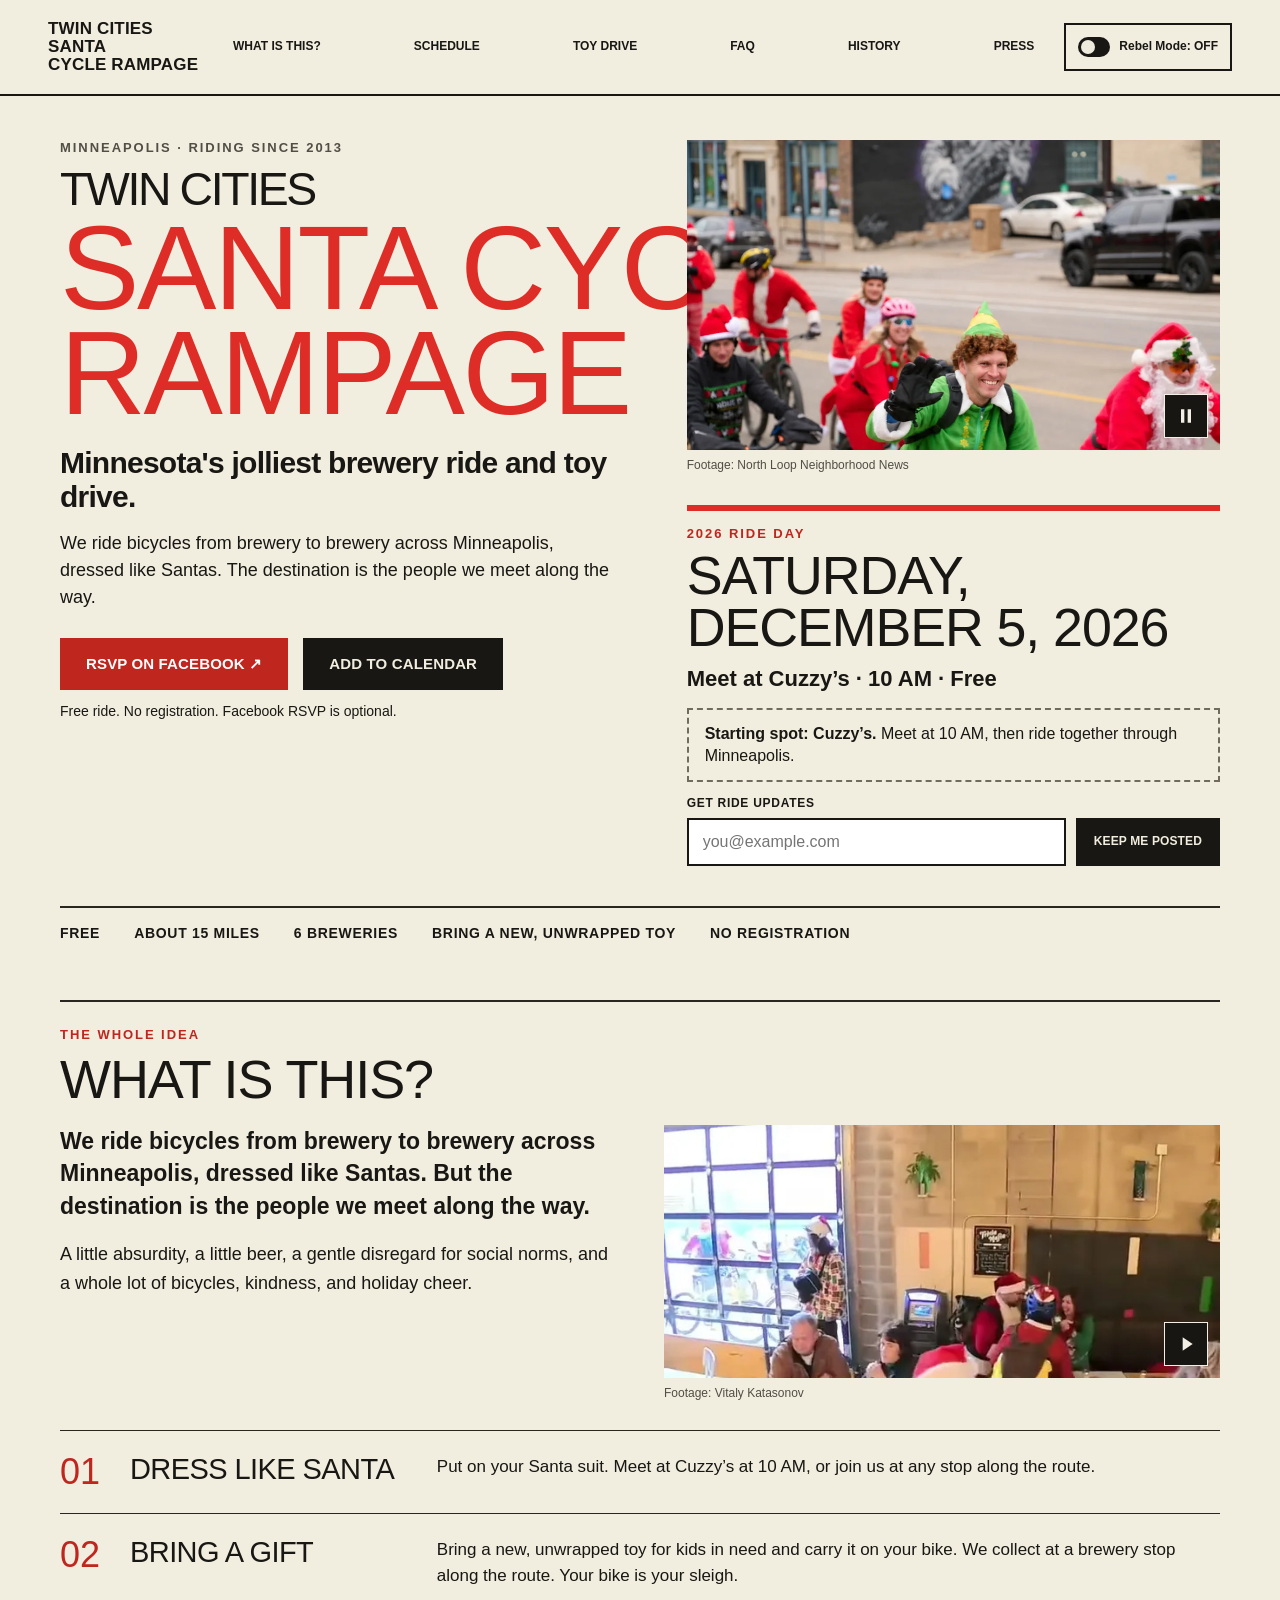
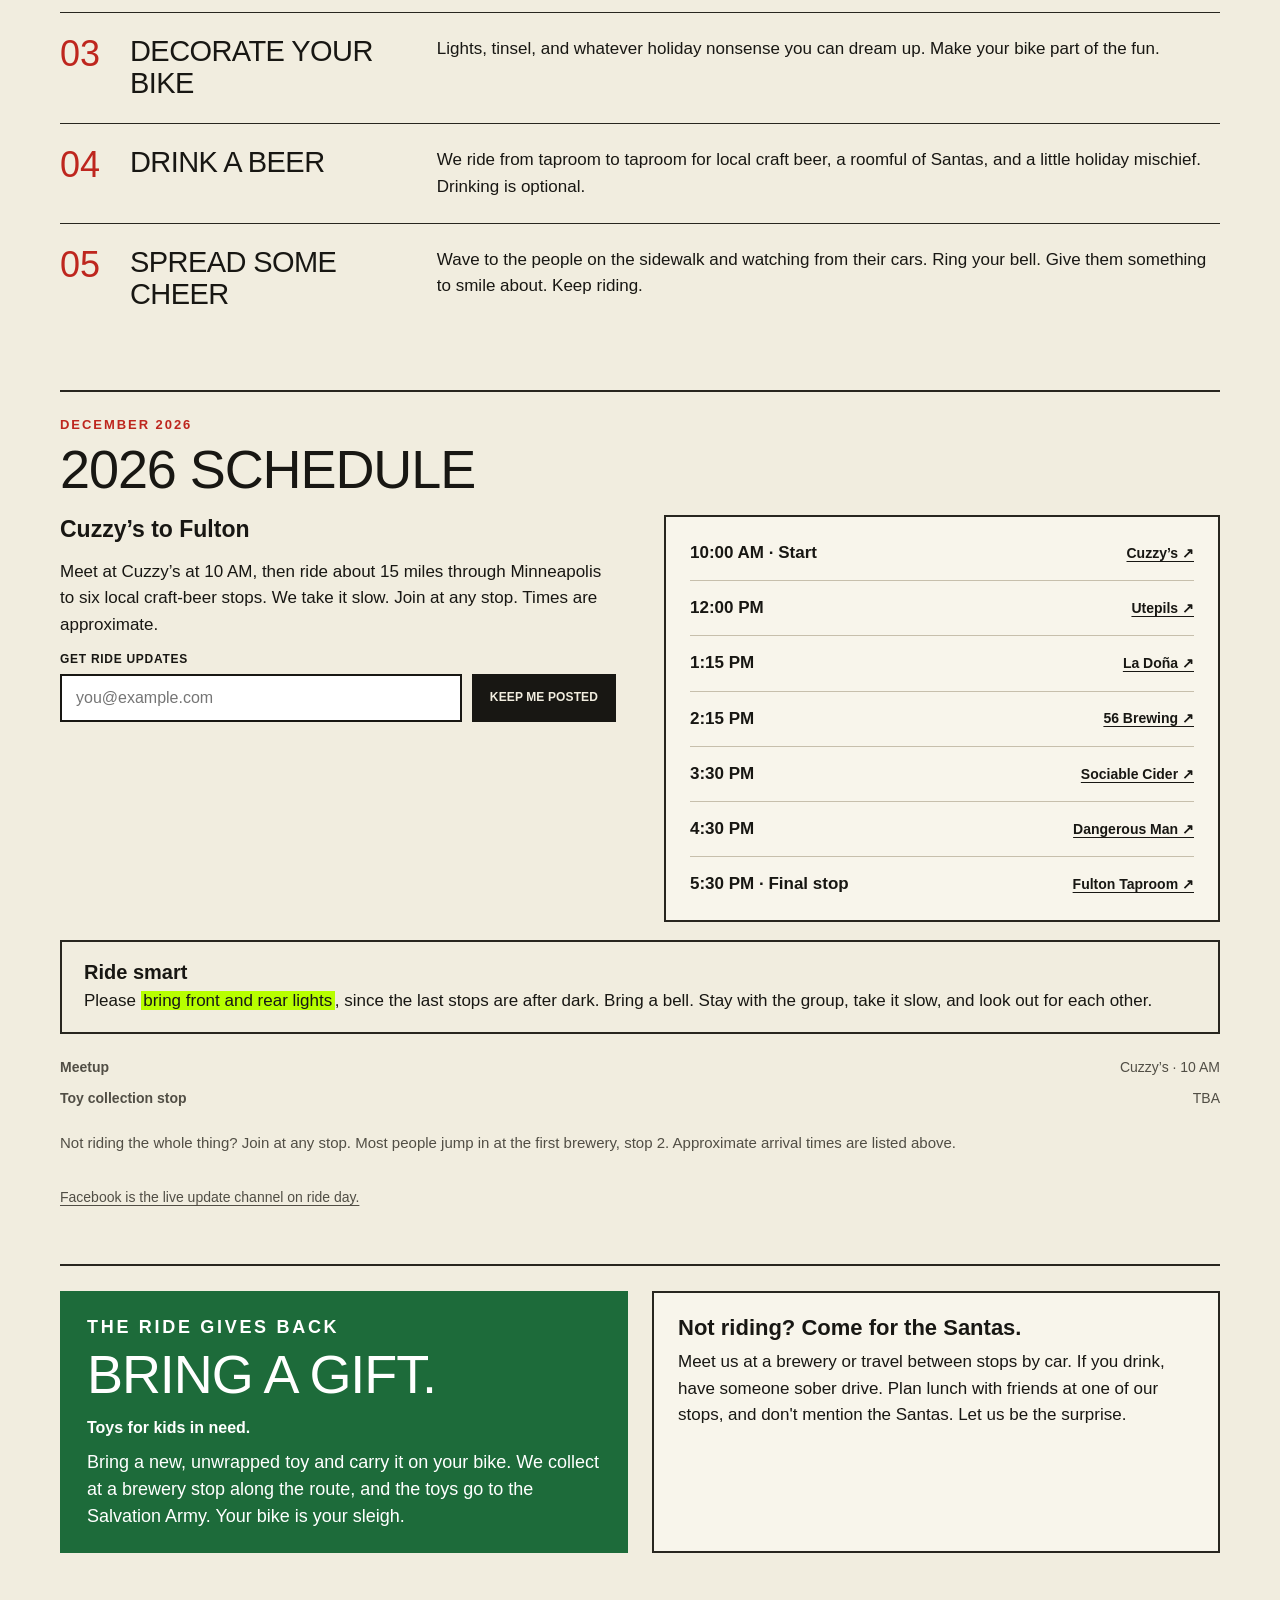
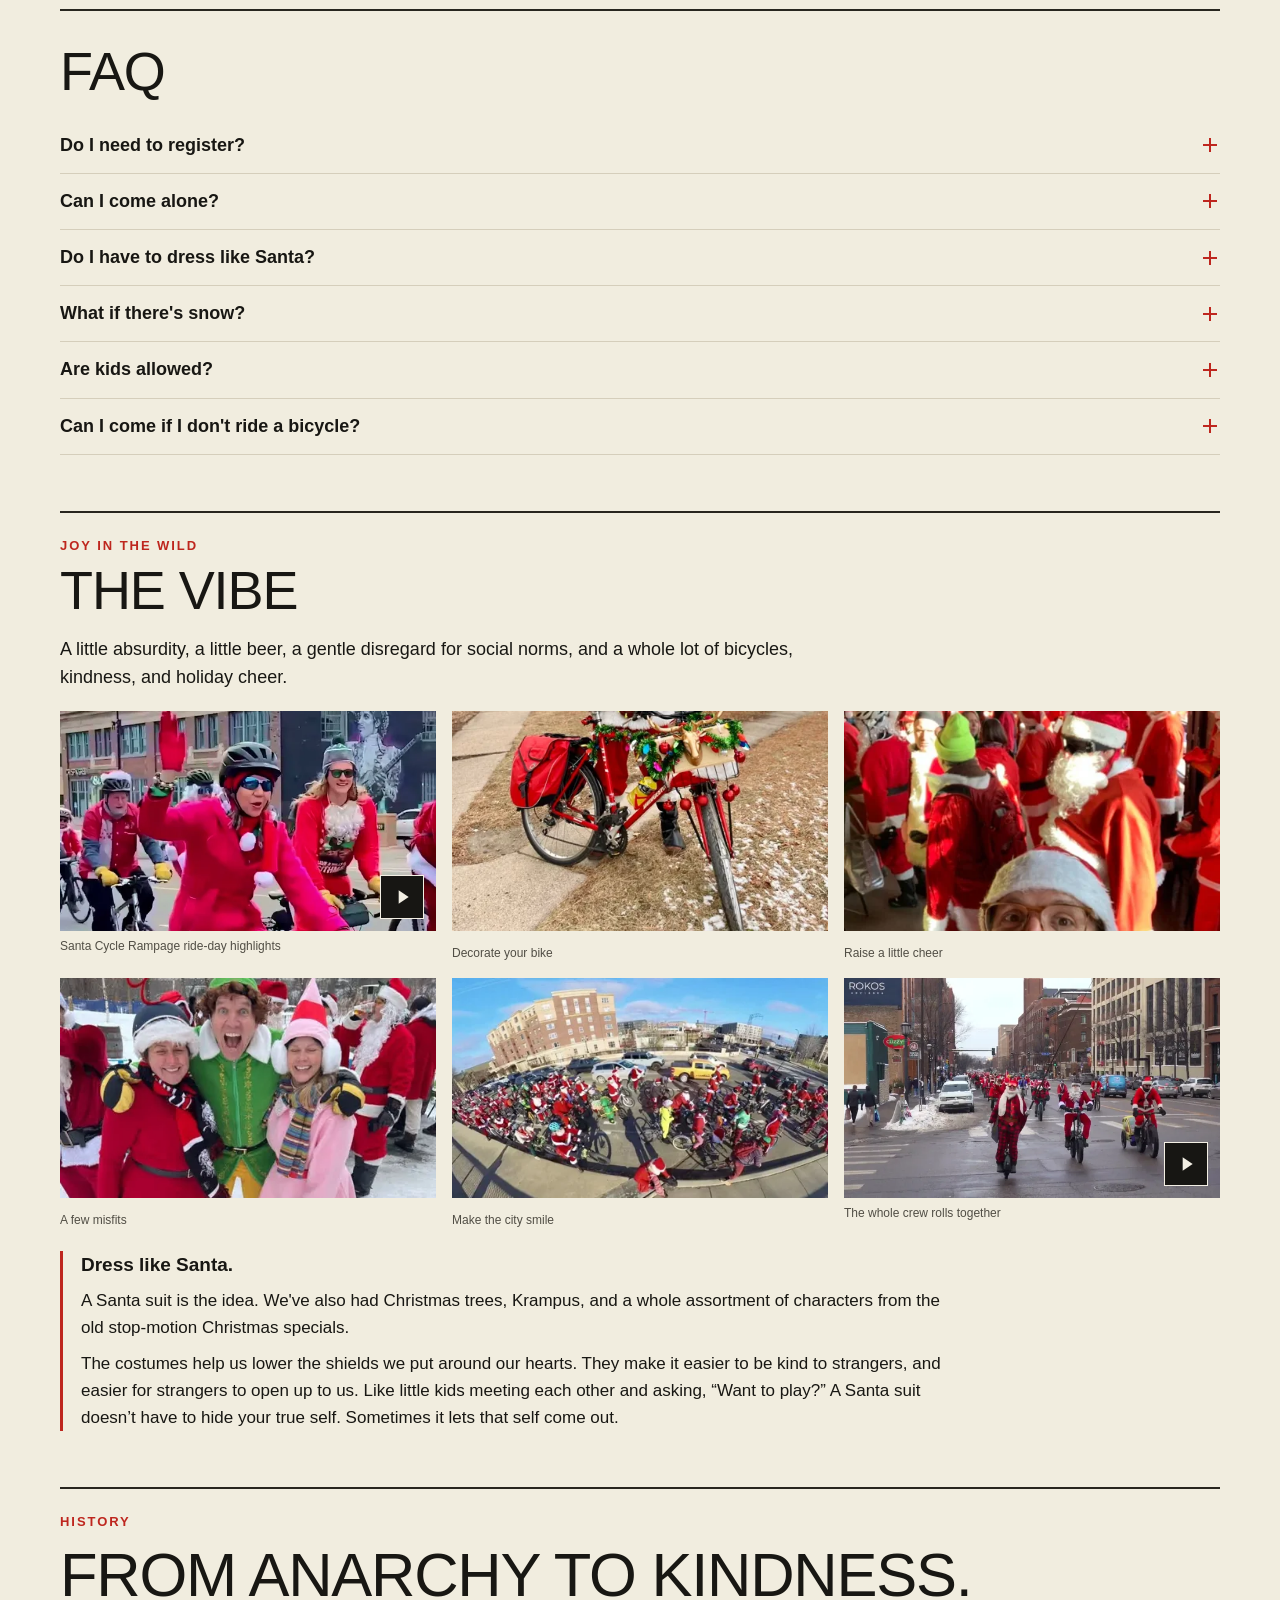
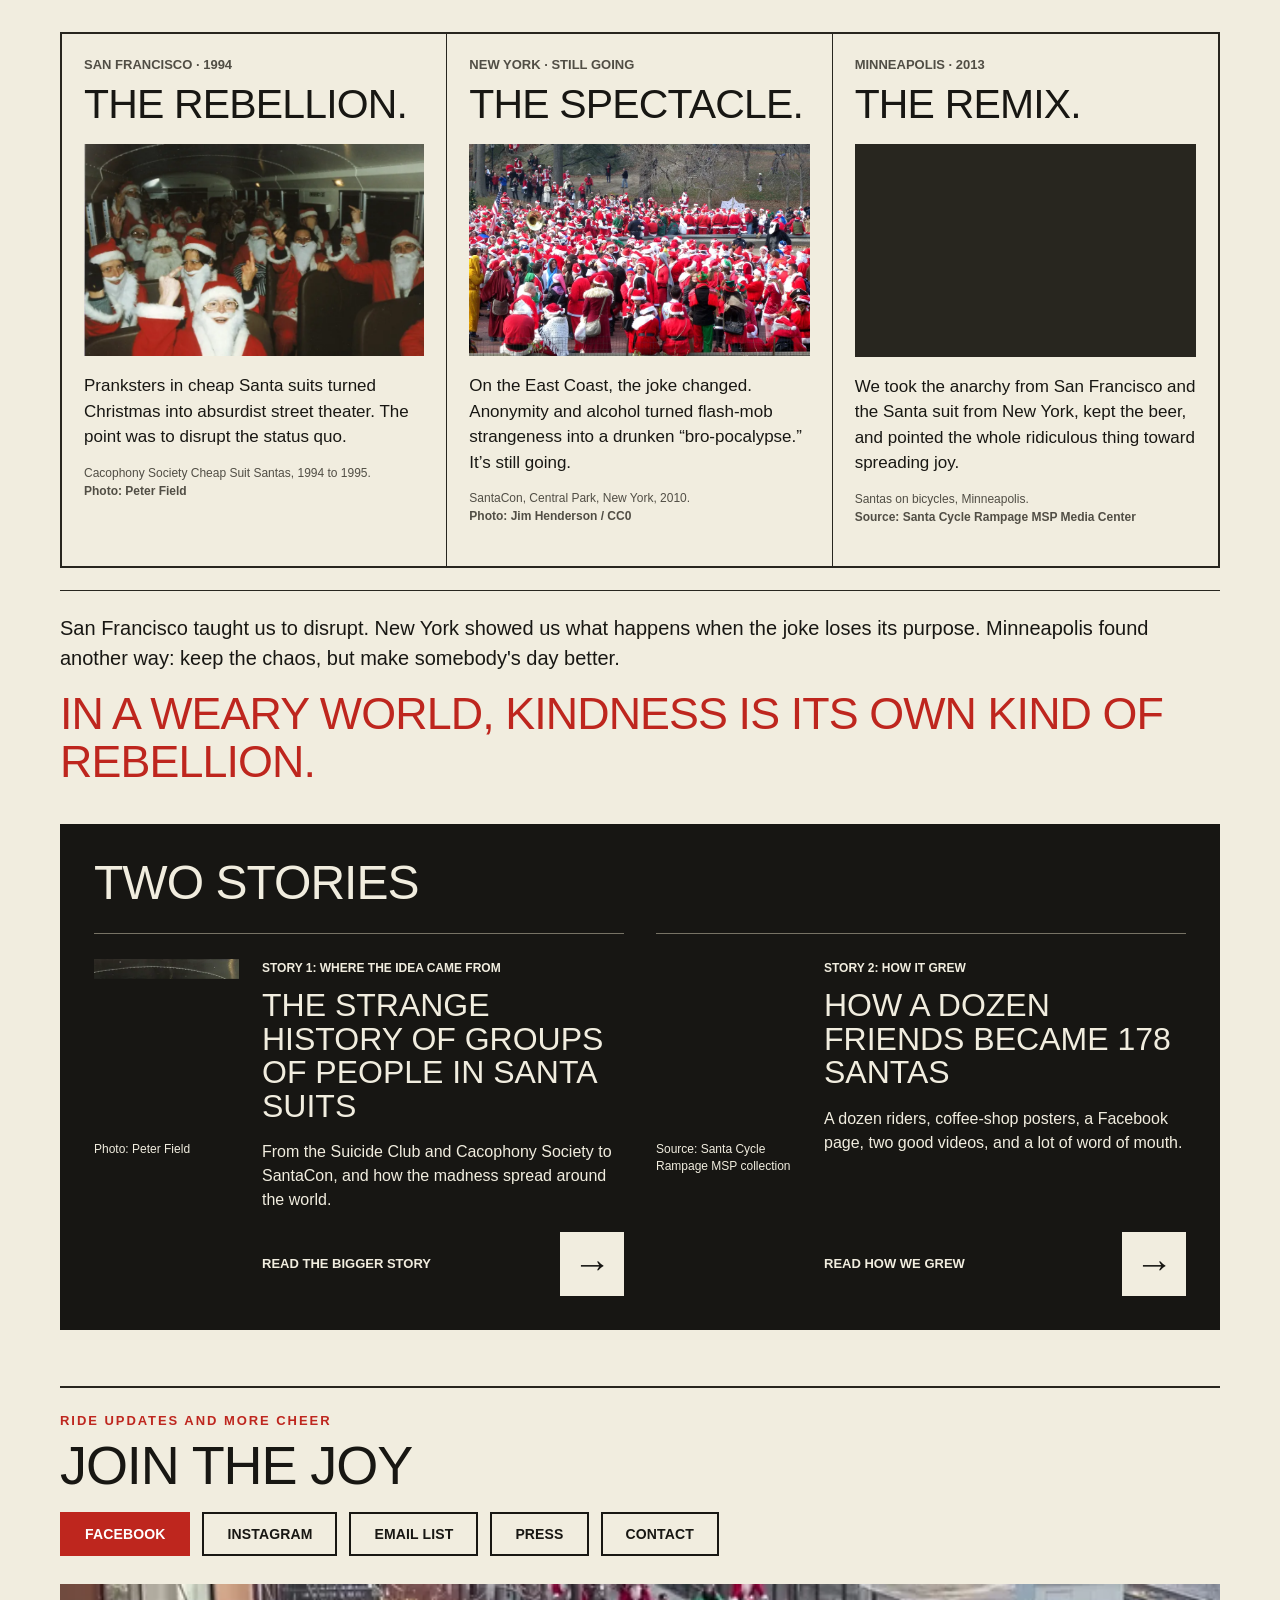
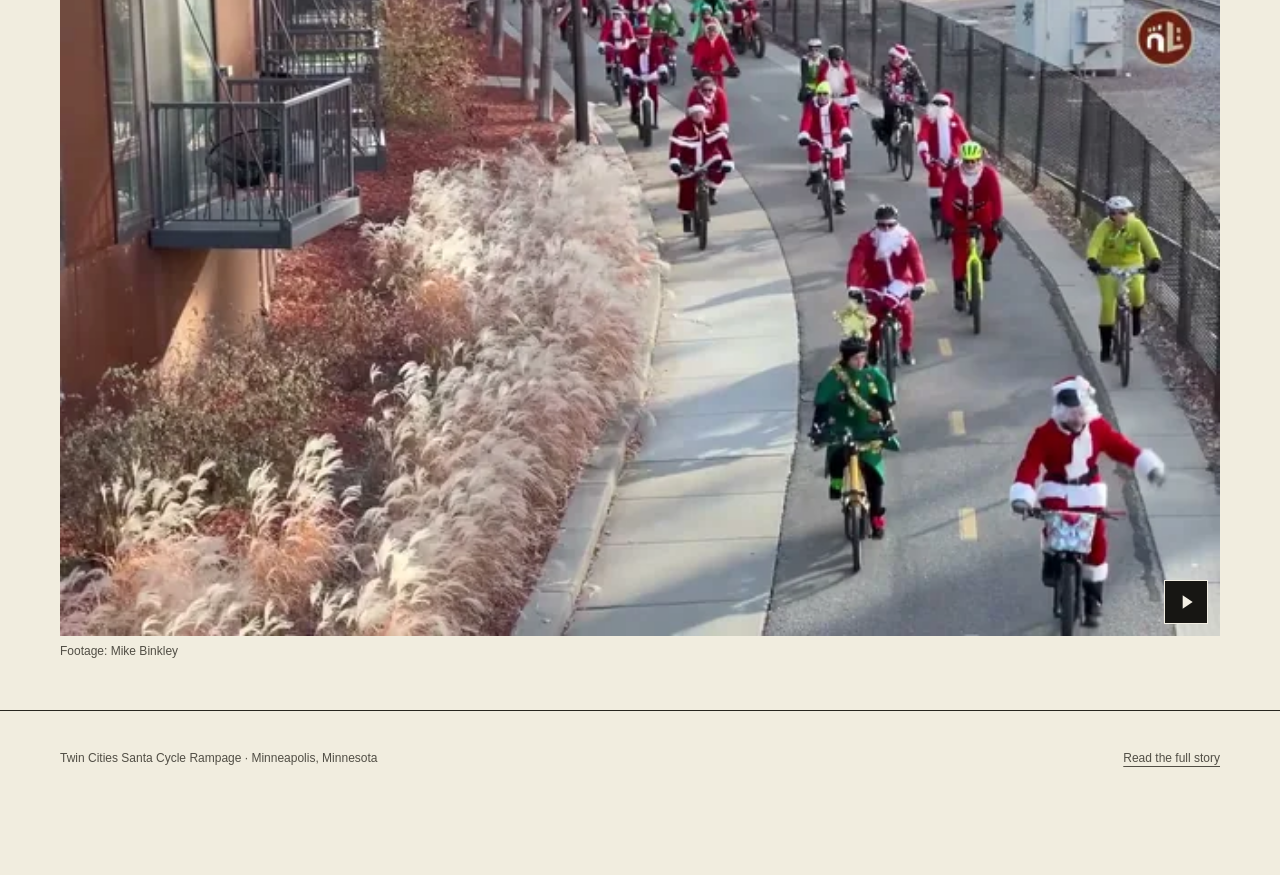
<file: index.html>
<!doctype html>
<html lang="en" data-page-mode="default" data-site-mode="default" data-default-first="true"><head>
<meta charset="utf-8"><meta name="google-site-verification" content="q4kN9aiz9IwiqMlKps-kd9uDwu2JkqOlaohZ55ckQi8"><meta name="viewport" content="width=device-width,initial-scale=1"><meta name="theme-color" content="#f1eddf"><meta name="robots" content="index,follow"><title>Twin Cities Santa Cycle Rampage 2026</title><meta name="description" content="We ride bicycles from brewery to brewery across Minneapolis, dressed like Santas. The destination is the people we meet along the way."><link rel="canonical" href="https://santacyclerampagemsp.org/"><link rel="icon" href="favicon.ico"><link rel="apple-touch-icon" href="apple-touch-icon.png"><meta property="og:type" content="website"><meta property="og:title" content="Twin Cities Santa Cycle Rampage 2026"><meta property="og:description" content="We ride bicycles from brewery to brewery across Minneapolis, dressed like Santas. The destination is the people we meet along the way."><meta property="og:url" content="https://santacyclerampagemsp.org/"><meta property="og:image" content="https://santacyclerampagemsp.org/assets/social-share-prince.jpg"><meta property="og:image:width" content="1200"><meta property="og:image:height" content="630"><meta property="og:image:alt" content="Santa-costumed cyclists riding past the Prince mural in Minneapolis"><meta name="twitter:card" content="summary_large_image"><meta name="twitter:title" content="Twin Cities Santa Cycle Rampage 2026"><meta name="twitter:description" content="We ride bicycles from brewery to brewery across Minneapolis, dressed like Santas. The destination is the people we meet along the way."><meta name="twitter:image" content="https://santacyclerampagemsp.org/assets/social-share-prince.jpg"><script src="site-assets/mode-boot.js?v=2388454eb3"></script><link rel="stylesheet" href="site-assets/default.css?v=2b48d3f30b"><link rel="stylesheet" href="site-assets/components.css?v=9ea05fdb95"><link rel="stylesheet" href="site-assets/rebel.css?v=9afa2cc4dd"><link rel="stylesheet" href="site-assets/pages.css?v=cdbee943a2"><script type="application/ld+json">{
  "@context": "https://schema.org",
  "@type": "Event",
  "name": "Twin Cities Santa Cycle Rampage 2026",
  "url": "https://santacyclerampagemsp.org/",
  "startDate": "2026-12-05T10:00:00-06:00",
  "eventStatus": "https://schema.org/EventScheduled",
  "eventAttendanceMode": "https://schema.org/OfflineEventAttendanceMode",
  "isAccessibleForFree": true,
  "description": "A free holiday bicycle ride through Minneapolis. Dress as Santa or another festive character, decorate your bike, bring a new, unwrapped toy to donate, and ride together between local breweries.",
  "image": [
    "https://santacyclerampagemsp.org/assets/social-share-prince.jpg"
  ],
  "location": {
    "@type": "Place",
    "name": "Cuzzy's",
    "address": {
      "@type": "PostalAddress",
      "addressLocality": "Minneapolis",
      "addressRegion": "MN",
      "addressCountry": "US"
    }
  },
  "organizer": {
    "@type": "Organization",
    "name": "Santa Cycle Rampage MSP",
    "url": "https://santacyclerampagemsp.org/",
    "sameAs": "https://www.facebook.com/SantaCycleRampageMSP/"
  }
}</script><script src="site-assets/site.js?v=d496488c4e" defer></script>
<link rel="preload" href="assets/monster/anton-regular.ttf" as="font" type="font/ttf" crossorigin><link rel="stylesheet" href="site-assets/monster.css?v=971667e18c"><link rel="stylesheet" href="site-assets/monster-match.css?v=350fd26958"><link rel="stylesheet" href="site-assets/monster-vhs.css?v=087aa8c813"><script type="module" src="site-assets/monster-preview.js?v=ab8cf99008"></script><link rel="stylesheet" href="site-assets/cutout-cast.css?v=b9d95f1290"><link rel="preload" as="image" href="assets/optimized/hero-waving-elf-composite-1023.webp" fetchpriority="high"></head><body data-home-page data-monster-preview><svg class="print-filter-definitions" aria-hidden="true" focusable="false" xmlns="http://www.w3.org/2000/svg"><defs><filter id="screenprint" x="0" y="0" width="100%" height="100%"><feTurbulence type="fractalNoise" baseFrequency=".85" numOctaves="3" stitchTiles="stitch" result="noise"/><feColorMatrix in="noise" type="matrix" values="0 0 0 0 0 0 0 0 0 0 0 0 0 0 0 1 0 0 0 0" result="alphaNoise"/><feComponentTransfer in="alphaNoise" result="flecks"><feFuncA type="linear" slope="8" intercept="-5.4"/></feComponentTransfer><feComposite in="SourceGraphic" in2="flecks" operator="out"/></filter><filter id="vhs-tracking" x="-5%" y="0" width="110%" height="100%"><feTurbulence type="fractalNoise" baseFrequency="0 .065" numOctaves="1" seed="9" result="tracking-noise"/><feColorMatrix in="tracking-noise" type="matrix" values="1 0 0 0 0 0 0 0 0 .5 0 0 0 0 .5 0 0 0 0 1" result="horizontal-bands"/><feDisplacementMap in="SourceGraphic" in2="horizontal-bands" scale="32" xChannelSelector="R" yChannelSelector="G"/></filter><filter id="cutout-alpha" x="-3%" y="-3%" width="106%" height="106%"><feComponentTransfer><feFuncA type="discrete" tableValues="0 0 0 0 1 1"/></feComponentTransfer></filter></defs></svg>
<a class="skip-link" href="#main-content">Skip to content</a>
<header class="site-header"><div class="header-bar"><a class="brand" href="#about" aria-label="Twin Cities Santa Cycle Rampage home" data-mode-link><span>TWIN CITIES</span> <span>SANTA</span> <span>CYCLE RAMPAGE</span></a><nav class="desktop-nav" aria-label="Main navigation"><a href="#what" data-mode-link>What is this?</a><a href="#schedule" class="schedule-link" data-mode-link>Schedule</a><a href="#toy" data-mode-link>Toy drive</a><a href="#faq" data-mode-link>FAQ</a><a href="#history" data-mode-link>History</a><a href="press.html">Press</a></nav><div class="header-actions"><div class="mode-control"><button class="mode-toggle" type="button" aria-pressed="true" aria-label="Rebel Mode"><span class="mode-switch" aria-hidden="true"></span><span>Rebel Mode</span></button></div><button class="menu" type="button" aria-label="Open menu" aria-controls="mobile-nav" aria-expanded="false"><span></span><span></span><span></span></button></div></div><nav class="mobile-nav" id="mobile-nav" aria-label="Mobile navigation" hidden><a href="#what" data-mode-link>What is this?</a><a href="#schedule" class="schedule-link" data-mode-link>Schedule</a><a href="#toy" data-mode-link>Toy drive</a><a href="#faq" data-mode-link>FAQ</a><a href="#history" data-mode-link>History</a><a href="press.html">Press</a></nav></header>
<main id="main-content" tabindex="-1">
<section class="hero" id="about" aria-labelledby="event-title"><div class="wrap hero-layout">
<p class="eyebrow hero-eyebrow"><span class="default-only">Minneapolis · Riding since 2013</span><span class="rebel-only">Santa bike ride · Toy drive · Dec 5 · Minneapolis</span></p>
<div class="hero-heading"><h1 class="display hero-title" id="event-title"><span class="default-only"><span class="event-region">Twin Cities</span><span class="title-line">Santa Cycle</span><span class="title-line">Rampage</span></span><span class="rebel-only rebel-title"><span>THEY WANT US</span><span>CHEERLESS</span></span></h1><span class="monster-internal-version rebel-only" aria-hidden="true"><span>v1.9.0</span><span>LIGHTER LOAD</span></span><p class="hero-response rebel-only">Fudge that. Get together. Spread cheer.</p></div>
<p class="hero-tagline">Minnesota's jolliest brewery ride and toy drive.</p>
<p class="hero-description default-only">We ride bicycles from brewery to brewery across Minneapolis, dressed like Santas. The destination is the people we meet along the way.</p>
<div class="monster-art rebel-only" data-monster-media data-takeover="video"><figure class="hero-film"><video data-ambient id="video-hero" muted loop playsinline preload="none" poster="assets/optimized/hero-waving-elf-composite-1023.webp" aria-label="Santa-costumed cyclists riding through Minneapolis" fetchpriority="high" data-poster-source="assets/hero-waving-elf-composite.jpg"><source data-src="assets/mobile/rampage-loop-mobile-720-q29-90d1db01.mp4" media="(max-width: 900px)" type="video/mp4" data-media-source="assets/rampage-loop.mp4"><source data-src="assets/mobile/rampage-loop-desktop-90d1db01.mp4" type="video/mp4"></video><figcaption class="media-caption">Footage: North Loop Neighborhood News</figcaption></figure><img class="mockup-monster" src="assets/mobile/monster-hero-monster-user-800-9d047e62.webp" width="1122" height="1402" alt="Santa monster holding the bicycle handlebars, with red and neon-yellow splashes" aria-hidden="true" fetchpriority="low" decoding="async" srcset="assets/mobile/monster-hero-monster-user-480-9d047e62.webp 480w, assets/mobile/monster-hero-monster-user-800-9d047e62.webp 800w, assets/mobile/monster-hero-monster-user-1122-9d047e62.webp 1122w" sizes="(max-width: 900px) 90vw, 600px" data-media-source="assets/monster/hero-monster-user.png" loading="lazy"></div>
<div class="default-hero-slot default-only" data-default-hero-slot></div><aside class="date-card" id="when-where" aria-labelledby="ride-date"><p class="eyebrow">2026 ride day</p><h2 class="display ride-date" id="ride-date"><time datetime="2026-12-05T10:00:00-06:00"><span>Saturday,</span><span>December 5, 2026</span></time></h2><p class="meet-time">Meet at 10 AM · Free</p><div class="location-status"><strong>Start at Cuzzy’s in the North Loop.</strong> Meet at 10 AM on Saturday, December 5.</div><details class="compact-location rebel-only"><summary>Starting location: Cuzzy’s</summary><div class="compact-location-copy"><strong>Start at Cuzzy’s in the North Loop.</strong> Meet at 10 AM on Saturday, December 5.</div></details><form class="email-signup" action="https://assets.mailerlite.com/jsonp/2739403/forms/202239538838374374/subscribe" method="post"><label for="location-email">Get ride updates</label><div class="email-fields"><input id="location-email" name="fields[email]" type="email" autocomplete="email" placeholder="you@example.com" required><button class="button button-secondary" type="submit">Keep me posted</button></div><input type="hidden" name="ml-submit" value="1"><input type="hidden" name="anticsrf" value="true"><p class="email-signup-status" role="status" aria-live="polite" hidden></p><p class="email-signup-fallback" hidden><a href="https://preview.mailerlite.io/forms/2739403/202239538838374374/share" target="_blank" rel="noopener">Open the signup page instead ↗</a></p><noscript><p>JavaScript is needed for inline signup. <a href="https://preview.mailerlite.io/forms/2739403/202239538838374374/share">Sign up on MailerLite</a>.</p></noscript></form></aside>
<div class="hero-actions"><a class="button" href="https://www.facebook.com/events/1972798296683555/" target="_blank" rel="noopener">RSVP on Facebook ↗</a><a class="button button-secondary" href="santa-cycle-rampage-2026.ics" download>Add to calendar</a></div>
<p class="free-note">Free ride. No registration. Facebook RSVP is optional.</p>
<ul class="quick-facts" aria-label="Quick facts"><li>Free</li><li><svg class="monster-fact-icon" viewBox="0 0 24 24" aria-hidden="true" focusable="false"><path d="M5 18c0-4 14-1 14-6 0-3-7-1-7-5 M12 7c-2-2-3-4-3-5a3 3 0 0 1 6 0c0 1-1 3-3 5Z M3 18h4"/></svg><span>About 15 miles</span></li><li><svg class="monster-fact-icon" viewBox="0 0 24 24" aria-hidden="true" focusable="false"><path d="M5 5h11v15H5z M16 7h3a2 2 0 0 1 2 2v5a2 2 0 0 1-2 2h-3 M8 2v3 M12 1v4"/></svg><span>6 breweries</span></li><li><svg class="monster-fact-icon" viewBox="0 0 24 24" aria-hidden="true" focusable="false"><path d="M3 9h18v4H3z M5 13v9h14v-9 M12 9v13 M12 9C3 9 5-1 10 4l2 5Zm0 0c9 0 7-10 2-5l-2 5Z"/></svg><span>Bring a new, unwrapped toy</span></li><li>No registration</li></ul>
</div></section>
<div class="wrap"><div class="content-sections">
<section class="content-section what-section" id="what" aria-label="What is this?">
<div class="default-only"><p class="eyebrow">The whole idea</p><h2 class="display section-title" id="what-title">What is this?</h2><div class="what-layout"><div class="what-copy"><p class="what-lead">We ride bicycles from brewery to brewery across Minneapolis, dressed like Santas. But the destination is the people we meet along the way.</p><p>A little absurdity, a little beer, a gentle disregard for social norms, and a whole lot of bicycles, kindness, and holiday cheer.</p></div><div data-brewery-slot="default"></div></div><div data-steps-slot="default"></div></div>
<div class="manifesto-section rebel-only" aria-labelledby="manifesto-title"><span class="cast-flow rebel-only" aria-hidden="true"></span><div class="manifesto-heading"><h2 class="display" id="manifesto-title">JOIN THE RESISTANCE.</h2><p class="manifesto-subline">Work. Buy. Scroll. Repeat. Keep your head down. Keep to yourself.</p><figure class="site-cutout cast-pointer rebel-only" aria-hidden="true"><span class="cutout-print"><img src="assets/mobile/monster-cast-longhair-santa-800-d57defc6.webp" width="1228" height="1281" alt="" loading="lazy" decoding="async" draggable="false" srcset="assets/mobile/monster-cast-longhair-santa-320-d57defc6.webp 320w, assets/mobile/monster-cast-longhair-santa-480-d57defc6.webp 480w, assets/mobile/monster-cast-longhair-santa-800-d57defc6.webp 800w" sizes="(max-width: 900px) 76vw, 350px" data-media-source="assets/monster/cast-longhair-santa.webp"></span></figure></div><div class="manifesto-copy"><p>Fudge that! There’s something about wearing a Santa suit that makes it easier to be kind to strangers and makes strangers more willing to accept that kindness.</p>
<p>The suit helps them lower their guard, while being part of a whole ridiculous group of Santas lets us lower ours and be openly joyful.</p>
<p>We bring toys for kids and ride from brewery to brewery through Minneapolis, but the people we meet are the destination.</p><p class="manifesto-closing"><span class="manifesto-preface">That’s our particular brand of mayhem:</span> <strong class="manifesto-rebellion">in a weary world, kindness is its own kind of rebellion.</strong></p></div></div></section>
<section class="content-section uprising-section rebel-only" id="uprising" aria-labelledby="uprising-title"><div class="uprising-masthead"><figure class="chocolate-collage rebel-only"><img class="archive-cutout" width="1356" height="1160" src="assets/mobile/monster-chocolate-clean-800-546a2b81.webp" alt="Chocolate-headed racing cyclists from the 2017 Santa Cycle Rampage poster" loading="lazy" decoding="async" srcset="assets/mobile/monster-chocolate-clean-480-546a2b81.webp 480w, assets/mobile/monster-chocolate-clean-800-546a2b81.webp 800w, assets/mobile/monster-chocolate-clean-1200-546a2b81.webp 1200w" sizes="(max-width: 900px) 100vw, 660px" data-media-source="assets/monster/chocolate-clean.png"></figure><p class="eyebrow">The whole crew rolls together</p><h2 class="display section-title" id="uprising-title">The five-step uprising.</h2></div><div data-brewery-slot="rebel"><figure class="wide-film brewery-film"><video data-ambient id="video-brewery" muted loop playsinline preload="none" aria-label="A roomful of Santas at La Doña brewery" data-poster="assets/mobile/ladona-room-pan-poster-640-ef654288.webp" data-poster-source="assets/ladona-room-pan-poster.jpg"><source data-src="assets/mobile/ladona-room-pan-slower-mobile-6201dfd1.mp4" media="(max-width: 900px)" type="video/mp4" data-media-source="assets/ladona-room-pan-slower.mp4"><source data-src="assets/mobile/ladona-room-pan-slower-desktop-6201dfd1.mp4" type="video/mp4"></video><figcaption class="media-caption">Footage: Vitaly Katasonov</figcaption></figure></div><div data-steps-slot="rebel"><ol class="participation-steps" data-step-rows aria-label="Five ways to join the ride"><li><span class="participation-number" aria-hidden="true">01</span><h3 class="display">Dress like Santa</h3><p><span class="default-only">Put on your Santa suit and meet at 10 AM for breakfast. Note: Many riders join at the first brewery, our second stop, and for them that is where the day begins.</span><span class="rebel-only">Put on the suit. Give people something other than bad news to stare at. Meet at 10 AM for breakfast, or join at the first brewery, our second stop. Plenty of us start there.</span></p></li><li><span class="participation-number" aria-hidden="true">02</span><h3 class="display">Bring a gift</h3><p><span class="default-only">Bring a new, unwrapped toy for kids in need and carry it on your bike. We collect at a brewery stop along the route. Your bike is your sleigh.</span><span class="rebel-only">Give a damn about somebody you may never meet. Bring a new, unwrapped toy for kids in need and carry it on your bike. We collect at a brewery stop along the route. Your bike is your sleigh.</span></p></li><li><span class="participation-number" aria-hidden="true">03</span><h3 class="display">Decorate your bike</h3><p><span class="default-only">Lights, tinsel, and whatever holiday nonsense you can dream up. Make your bike part of the fun.</span><span class="rebel-only">Tinsel. Lights. An unreasonable amount of holiday nonsense. Make your bike look like somebody still knows how to have fun.</span></p></li><li><span class="participation-number" aria-hidden="true">04</span><h3 class="display">Drink a beer</h3><p><span class="default-only">We ride from taproom to taproom for local craft beer, a roomful of Santas, and a little holiday mischief. Drinking is optional.</span><span class="rebel-only">Drink local craft beer with a roomful of ridiculous Santas. We ride from taproom to taproom across Minneapolis. The beer is part of the bash. Drinking is optional.</span></p><span class="cast-flow rebel-only" aria-hidden="true"></span><figure class="site-cutout cast-beer rebel-only" aria-hidden="true"><span class="cutout-print"><img src="assets/mobile/monster-cast-many-eyed-santa-480-f7ba1350.webp" width="1217" height="1293" alt="" loading="lazy" decoding="async" draggable="false" srcset="assets/mobile/monster-cast-many-eyed-santa-240-f7ba1350.webp 240w, assets/mobile/monster-cast-many-eyed-santa-360-f7ba1350.webp 360w, assets/mobile/monster-cast-many-eyed-santa-480-f7ba1350.webp 480w" sizes="145px" data-media-source="assets/monster/cast-many-eyed-santa.webp"></span></figure></li><li><span class="participation-number" aria-hidden="true">05</span><h3 class="display">Spread some cheer</h3><p><span class="default-only">Wave to the people on the sidewalk and watching from their cars. Ring your bell. Give them something to smile about. Keep riding.</span><span class="rebel-only">Wave first. Ring your bell. Be the ridiculous thing that snaps somebody out of a lousy day. We spread cheer, not fear.</span></p></li></ol></div></section>
<section class="content-section schedule-section" id="schedule" aria-labelledby="schedule-title"><span class="legacy-section-anchor" id="stops" aria-hidden="true"></span><p class="eyebrow">December 2026</p><h2 class="display section-title" id="schedule-title">2026 schedule</h2><div class="schedule-layout"><div class="schedule-summary"><h3 class="schedule-heading">Cuzzy’s to Fulton</h3><p class="schedule-description">Meet at Cuzzy’s at 10 AM, then ride about 15 miles through Minneapolis to six local craft-beer stops. We take it slow. Join at any stop. Times are approximate.</p><form class="email-signup" action="https://assets.mailerlite.com/jsonp/2739403/forms/202239538838374374/subscribe" method="post"><label for="schedule-email">Get ride updates</label><div class="email-fields"><input id="schedule-email" name="fields[email]" type="email" autocomplete="email" placeholder="you@example.com" required><button class="button button-secondary" type="submit">Keep me posted</button></div><input type="hidden" name="ml-submit" value="1"><input type="hidden" name="anticsrf" value="true"><p class="email-signup-status" role="status" aria-live="polite" hidden></p><p class="email-signup-fallback" hidden><a href="https://preview.mailerlite.io/forms/2739403/202239538838374374/share" target="_blank" rel="noopener">Open the signup page instead ↗</a></p><noscript><p>JavaScript is needed for inline signup. <a href="https://preview.mailerlite.io/forms/2739403/202239538838374374/share">Sign up on MailerLite</a>.</p></noscript></form></div><div class="schedule-route"><div class="schedule-card" aria-label="Confirmed ride stops"><div class="schedule-row"><span>10:00 AM · Start</span><a href="https://cuzzys.com/" target="_blank" rel="noopener noreferrer">Cuzzy’s ↗</a></div><div class="schedule-row"><span>12:00 PM</span><a href="https://utepilsbrewing.com/" target="_blank" rel="noopener noreferrer">Utepils ↗</a></div><div class="schedule-row"><span>1:15 PM</span><a href="https://dameladona.com/" target="_blank" rel="noopener noreferrer">La Doña ↗</a></div><div class="schedule-row"><span>2:15 PM</span><a href="https://56brewing.com/" target="_blank" rel="noopener noreferrer">56 Brewing ↗</a></div><div class="schedule-row"><span>3:30 PM</span><a href="https://sociablecider.com/" target="_blank" rel="noopener noreferrer">Sociable Cider ↗</a></div><div class="schedule-row"><span>4:30 PM</span><a href="https://dangerousmanbrewing.com/" target="_blank" rel="noopener noreferrer">Dangerous Man ↗</a></div><div class="schedule-row"><span>5:30 PM · Final stop</span><a href="https://www.fultonbeer.com/about/contact" target="_blank" rel="noopener noreferrer">Fulton Taproom ↗</a></div></div><aside class="ride-smart" aria-labelledby="ride-smart-title"><span class="cast-flow rebel-only" aria-hidden="true"></span><figure class="site-cutout cast-doodle rebel-only" aria-hidden="true"><span class="cutout-print"><img src="assets/mobile/monster-cast-stick-bike-319-00cd9c91.webp" width="1536" height="1024" alt="" loading="lazy" decoding="async" draggable="false" srcset="assets/mobile/monster-cast-stick-bike-160-00cd9c91.webp 160w, assets/mobile/monster-cast-stick-bike-240-00cd9c91.webp 240w, assets/mobile/monster-cast-stick-bike-319-00cd9c91.webp 319w" sizes="(max-width: 900px) 108px, 150px" data-media-source="assets/monster/cast-stick-bike.webp"></span></figure><h3 id="ride-smart-title">Ride smart</h3><p>Please <mark class="lights-reminder">bring front and rear lights</mark>, since the last stops are after dark. Bring a bell. Stay with the group, take it slow, and look out for each other.</p></aside><dl class="schedule-logistics"><div><dt>Meetup</dt><dd>Cuzzy’s · 10 AM</dd></div><div><dt>Toy collection stop</dt><dd>TBA</dd></div></dl><p class="schedule-join-note">Not riding the whole thing? Join at any stop. Most people jump in at the first brewery, stop 2. Approximate arrival times are listed above.</p></div><p class="schedule-channel"><a href="https://www.facebook.com/SantaCycleRampageMSP/" target="_blank" rel="noopener">Facebook is the live update channel on ride day.</a></p></div></section>
<section class="content-section gifts-section" id="toy" aria-labelledby="gift-title"><span class="cast-flow rebel-only" aria-hidden="true"></span><span class="legacy-section-anchor" id="gifts" aria-hidden="true"></span><div class="gift-panel"><figure class="site-cutout cast-wave rebel-only" aria-hidden="true"><span class="cutout-print"><img src="assets/mobile/monster-cast-crayon-wave-640-9e44b4a9.webp" width="1129" height="1393" alt="" loading="lazy" decoding="async" draggable="false" srcset="assets/mobile/monster-cast-crayon-wave-240-9e44b4a9.webp 240w, assets/mobile/monster-cast-crayon-wave-360-9e44b4a9.webp 360w, assets/mobile/monster-cast-crayon-wave-640-9e44b4a9.webp 640w" sizes="(max-width: 900px) 38vw, 250px" data-media-source="assets/monster/cast-crayon-wave.webp"></span></figure><p class="eyebrow">The ride gives back</p><h2 class="display" id="gift-title"><span class="default-only">Bring a gift.</span><span class="rebel-only">Give a damn. Bring a gift.</span></h2><p class="toy-purpose">Toys for kids in need.</p><p><span class="default-only">Bring a new, unwrapped toy and carry it on your bike. We collect at a brewery stop along the route, and the toys go to the Salvation Army. Your bike is your sleigh.</span><span class="rebel-only">The world gives kids enough to worry about. Bring a new, unwrapped toy and carry it on your bike. We collect at a brewery stop along the route, and the toys go to the Salvation Army. Your bike is your sleigh.</span></p></div><aside class="spectator-card"><figure class="site-cutout cast-dinner rebel-only" aria-hidden="true"><span class="cutout-print"><img src="assets/mobile/monster-cast-dinner-invasion-640-d72ff415.webp" width="1254" height="1254" alt="" loading="lazy" decoding="async" draggable="false" srcset="assets/mobile/monster-cast-dinner-invasion-320-d72ff415.webp 320w, assets/mobile/monster-cast-dinner-invasion-640-d72ff415.webp 640w, assets/mobile/monster-cast-dinner-invasion-960-d72ff415.webp 960w" sizes="(max-width: 900px) calc(100vw - 40px), 390px" data-media-source="assets/monster/cast-dinner-invasion.webp"></span></figure><h3><span class="default-only">Not riding? Come for the Santas.</span><span class="rebel-only">No bike? You can still be in on it.</span></h3><p><span class="default-only">Meet us at a brewery or travel between stops by car. If you drink, have someone sober drive. Plan lunch with friends at one of our stops, and don't mention the Santas. Let us be the surprise.</span><span class="rebel-only">Meet us at a brewery or travel between stops by car. If you drink, have someone sober drive. Invite friends to lunch at one of our stops. Say nothing about the Santas. Let a roomful of weirdos restore a little of their faith in people.</span></p></aside></section>
<section class="content-section faq-section shared-faq" id="faq" aria-labelledby="faq-title"><div class="cast-faq-masthead"><span class="cast-flow rebel-only" aria-hidden="true"></span><h2 class="display section-title" id="faq-title"><span class="default-only">FAQ</span><span class="rebel-only">Question everything.</span></h2><figure class="site-cutout cast-questioner rebel-only" aria-hidden="true"><span class="cutout-print"><img src="assets/mobile/monster-cast-dinosaur-santa-640-434c18f6.webp" width="1024" height="1536" alt="" loading="lazy" decoding="async" draggable="false" srcset="assets/mobile/monster-cast-dinosaur-santa-240-434c18f6.webp 240w, assets/mobile/monster-cast-dinosaur-santa-360-434c18f6.webp 360w, assets/mobile/monster-cast-dinosaur-santa-640-434c18f6.webp 640w" sizes="(max-width: 900px) 140px, 250px" data-media-source="assets/monster/cast-dinosaur-santa.webp"></span></figure></div><details data-faq-id="register"><summary><span>Do I need to register?</span><svg class="faq-indicator" viewBox="0 0 20 20" aria-hidden="true" focusable="false"><path d="M4 10h12"/><path class="faq-indicator-vertical" d="M10 4v12"/></svg></summary><div class="faq-answer"><div class="default-only"><p>No. The ride is free and there is no registration. Show up and ride. You can <a href="https://www.facebook.com/events/1972798296683555/" target="_blank" rel="noopener">RSVP on Facebook</a>, it’s optional, but appreciated!</p></div><div class="rebel-only"><p>No tickets. No registration. The ride is free. Show up and ride. An <a href="https://www.facebook.com/events/1972798296683555/" target="_blank" rel="noopener">RSVP on Facebook</a> is optional, but appreciated. That’s the entire entrance exam.</p></div></div></details><details data-faq-id="alone"><summary><span>Can I come alone?</span><svg class="faq-indicator" viewBox="0 0 20 20" aria-hidden="true" focusable="false"><path d="M4 10h12"/><path class="faq-indicator-vertical" d="M10 4v12"/></svg></summary><div class="faq-answer"><div class="default-only"><p>Yes. You don’t need to know anyone to join us. Come on your own or bring a friend. Put on your Santa suit, say hello, and ride with the group.</p></div><div class="rebel-only"><p>Yes. You don’t need a crew or an introduction. Put on your Santa suit, say hello, and ride with us. We’re all strangers until somebody waves first.</p></div></div></details><details data-faq-id="costume"><summary><span>Do I have to dress like Santa?</span><svg class="faq-indicator" viewBox="0 0 20 20" aria-hidden="true" focusable="false"><path d="M4 10h12"/><path class="faq-indicator-vertical" d="M10 4v12"/></svg></summary><div class="faq-answer"><div class="default-only"><p>A Santa suit is the idea, and most of us wear one. You’re still welcome if you turn up as something else. We’ve had Christmas trees, Krampus, and a whole assortment of characters from the old stop-motion Christmas specials.</p></div><div class="rebel-only"><p>A Santa suit is the idea, and most of us wear one. But a Christmas tree, Krampus, or a character from the old stop-motion Christmas specials can join the mayhem too. You’re welcome as something else. Give us something to grin at.</p></div></div></details><details data-faq-id="snow"><summary><span>What if there's snow?</span><svg class="faq-indicator" viewBox="0 0 20 20" aria-hidden="true" focusable="false"><path d="M4 10h12"/><path class="faq-indicator-vertical" d="M10 4v12"/></svg></summary><div class="faq-answer">
<p>We’ve ridden through snowstorms, ice, freezing rain and, unfortunately, increasingly warm weather. Christmas is starting to feel like Christmas in July. Yikes.</p>
<p>It’s Minneapolis in December, so dress appropriately. We’re seeing more and more fat bikes on the ride these days. They’ve become pretty common. If there’s snow or ice, studded tires are recommended.</p>
<p>Ultimately, ride only in conditions you’re comfortable with, and make sure your bike is set up accordingly. Even in the coldest years, people often start shedding layers by midday.</p>
<p>You may see Santas ducking into brewery bathrooms to peel off sweaty sweatpants beneath their costumes.</p>
<p>Turns out Santa suits don’t breathe particularly well.</p></div></details><details data-faq-id="kids"><summary><span>Are kids allowed?</span><svg class="faq-indicator" viewBox="0 0 20 20" aria-hidden="true" focusable="false"><path d="M4 10h12"/><path class="faq-indicator-vertical" d="M10 4v12"/></svg></summary><div class="faq-answer"><p>Sorta. Kids need to be with a parent or guardian, but this isn’t an event made for kids. We pride ourselves on not being rowdy, but it’s still a winter brewery ride with adults drinking. The full ride is about 15 miles, conditions can be icy, and the last stops are after dark.</p><p>If you bring kids, use your judgment about the conditions and distance. Joining for one or two stops earlier in the day may be a better fit than the full ride. If you’re driving between stops, stay sober.</p><p>Ride at your own risk and follow traffic laws.</p></div></details><details data-faq-id="not-riding"><summary><span>Can I come if I don't ride a bicycle?</span><svg class="faq-indicator" viewBox="0 0 20 20" aria-hidden="true" focusable="false"><path d="M4 10h12"/><path class="faq-indicator-vertical" d="M10 4v12"/></svg></summary><div class="faq-answer"><p>Absolutely. Check the schedule and meet your friends at a brewery. You can join the roomful of Santas without riding between stops.</p><p>Or invite some unsuspecting friends out for lunch at one of our stops. Plan to arrive about 30 minutes before we do.</p><p><strong>Don’t tell them about the Santas.</strong> Let us be the surprise.</p></div></details></section>
<section class="content-section vibe-section" id="vibe" aria-labelledby="vibe-title"><div class="cast-vibe-masthead"><span class="cast-flow rebel-only" aria-hidden="true"></span><div class="cast-vibe-copy"><p class="eyebrow">Joy in the wild</p><h2 class="display section-title" id="vibe-title"><span class="default-only">The vibe</span><span class="rebel-only">Make a scene. Make a friend. Give something away.</span></h2><p class="section-intro"><span class="default-only">A little absurdity, a little beer, a gentle disregard for social norms, and a whole lot of bicycles, kindness, and holiday cheer.</span><span class="rebel-only">The news can have the doom. We’re taking a day for Santa suits, bicycles, local craft beer, and making strangers grin. A little mayhem pointed in a good direction.</span></p></div><figure class="site-cutout cast-crew rebel-only" aria-hidden="true"><span class="cutout-print"><img src="assets/mobile/monster-cast-vintage-friends-640-5890c11e.webp" width="1333" height="1180" alt="" loading="lazy" decoding="async" draggable="false" srcset="assets/mobile/monster-cast-vintage-friends-320-5890c11e.webp 320w, assets/mobile/monster-cast-vintage-friends-640-5890c11e.webp 640w, assets/mobile/monster-cast-vintage-friends-960-5890c11e.webp 960w" sizes="(max-width: 900px) calc(100vw - 40px), 600px" data-media-source="assets/monster/cast-vintage-friends.webp"></span></figure></div><div class="vibe-grid"><figure class="portrait-video"><video data-ambient id="video-vibe" muted loop playsinline preload="none" aria-label="This is what Santa Cycle Rampage ride day feels like" data-poster="assets/mobile/ride-day-promo-portrait-poster-640-fc680e07.webp" data-poster-source="assets/ride-day-promo-portrait-poster.jpg"><source data-src="assets/mobile/ride-day-promo-portrait-mobile-9ab7595e.mp4" media="(max-width: 900px)" type="video/mp4" data-media-source="assets/ride-day-promo-portrait.mp4"><source data-src="assets/mobile/ride-day-promo-portrait-desktop-9ab7595e.mp4" type="video/mp4"></video><figcaption class="media-caption">Santa Cycle Rampage ride-day highlights</figcaption></figure><figure class="decorated-bike-photo"><img src="assets/optimized/decorated-bike-rider-960.webp" alt="A Santa rider beside a bicycle covered in garland, ornaments and a reindeer decoration" loading="lazy" decoding="async" srcset="assets/optimized/decorated-bike-rider-480.webp 480w, assets/optimized/decorated-bike-rider-960.webp 960w" sizes="(max-width: 600px) calc(100vw - 40px), (max-width: 900px) 50vw, 700px" data-media-source="assets/decorated-bike-rider.jpg" width="960" height="1280"><figcaption>Decorate your bike</figcaption></figure><figure><img src="assets/optimized/brewery-1115.webp" alt="A brewery crowded with Santa-costumed riders" loading="lazy" decoding="async" srcset="assets/optimized/brewery-480.webp 480w, assets/optimized/brewery-1115.webp 1115w" sizes="(max-width: 600px) calc(100vw - 40px), (max-width: 900px) 50vw, 700px" data-media-source="assets/brewery.jpg" width="1115" height="1487"><figcaption>Raise a little cheer</figcaption></figure><figure class="misfits-photo"><img src="assets/optimized/elf-480.webp" alt="Buddy the Elf with two festive riders in the snow" loading="lazy" decoding="async" srcset="assets/optimized/elf-480.webp 480w" sizes="(max-width: 600px) calc(100vw - 40px), (max-width: 900px) 50vw, 700px" data-media-source="assets/elf.jpg" width="624" height="836"><figcaption>A few misfits</figcaption></figure><figure><img src="assets/optimized/aerial-1059.webp" alt="A stream of Santa cyclists seen from above" loading="lazy" decoding="async" srcset="assets/optimized/aerial-480.webp 480w, assets/optimized/aerial-1059.webp 1059w" sizes="(max-width: 600px) calc(100vw - 40px), (max-width: 900px) 50vw, 700px" data-media-source="assets/aerial.jpg" width="1059" height="590"><figcaption>Make the city smile</figcaption></figure><figure class=""><video data-ambient id="video-crew" muted loop playsinline preload="none" aria-label="A large group of Santa cyclists filling a Minneapolis street" data-poster="assets/mobile/santa-pack-loop-poster-640-3a416301.webp" data-poster-source="assets/santa-pack-loop-poster.jpg"><source data-src="assets/mobile/santa-pack-loop-mobile-7b593aee.mp4" media="(max-width: 900px)" type="video/mp4" data-media-source="assets/santa-pack-loop.mp4"><source data-src="assets/mobile/santa-pack-loop-desktop-7b593aee.mp4" type="video/mp4"></video><figcaption class="media-caption">The whole crew rolls together</figcaption></figure></div><div class="vibe-note"><h3>Dress like Santa.</h3><p><span class="default-only">A Santa suit is the idea. We've also had Christmas trees, Krampus, and a whole assortment of characters from the old stop-motion Christmas specials.</span><span class="rebel-only">A Santa suit is the idea. Christmas trees, Krampus, and characters from the old stop-motion Christmas specials have all joined us. Bring your particular brand of ridiculous.</span></p><p><span class="default-only">The costumes help us lower the shields we put around our hearts. They make it easier to be kind to strangers, and easier for strangers to open up to us. Like little kids meeting each other and asking, “Want to play?” A Santa suit doesn’t have to hide your true self. Sometimes it lets that self come out.</span><span class="rebel-only">We spend enough of our lives keeping our heads down. The suit gives strangers permission to smile at us. The whole ridiculous group gives us permission to smile back. For a day, we get to be little kids again and ask, “Want to play?”</span></p></div></section>
<section class="content-section history-section history-hub" id="history" aria-labelledby="history-title"><span id="santa-mayhem" class="legacy-history-anchor" aria-hidden="true"></span><p class="eyebrow">History</p><h2 class="display section-title" id="history-title">From anarchy to kindness.</h2><ol class="history-cards" id="origins" aria-label="From San Francisco to New York to Minneapolis"><li><p class="history-card-place">San Francisco · 1994</p><h3 class="display">The rebellion.</h3><figure><img src="assets/mobile/history-san-francisco-cheap-suit-santas-1995-800-a4a3a9d0.webp" alt="Cacophony Society Cheap Suit Santas making irreverent gestures inside a bus in 1995" width="800" height="579" loading="lazy" decoding="async" style="object-position:50% 50%" srcset="assets/mobile/history-san-francisco-cheap-suit-santas-1995-479-a4a3a9d0.webp 479w, assets/mobile/history-san-francisco-cheap-suit-santas-1995-800-a4a3a9d0.webp 800w" sizes="(max-width: 600px) calc(100vw - 40px), (max-width: 900px) 50vw, 700px" data-media-source="assets/history/san-francisco-cheap-suit-santas-1995.png"><p class="history-card-description">Pranksters in cheap Santa suits turned Christmas into absurdist street theater. The point was to disrupt the status quo.</p><figcaption><span>Cacophony Society Cheap Suit Santas, 1994 to 1995.</span><strong>Photo: Peter Field</strong></figcaption></figure></li><li><p class="history-card-place">New York · Still going</p><h3 class="display">The spectacle.</h3><figure><img src="assets/mobile/history-new-york-santacon-2010-cc0-960-f39b6158.webp" alt="A large gathering of Santas at Bethesda Terrace in New York’s Central Park" width="4083" height="2997" loading="lazy" decoding="async" style="object-position:50% 65%" srcset="assets/mobile/history-new-york-santacon-2010-cc0-480-f39b6158.webp 480w, assets/mobile/history-new-york-santacon-2010-cc0-960-f39b6158.webp 960w, assets/mobile/history-new-york-santacon-2010-cc0-1440-f39b6158.webp 1440w" sizes="(max-width: 600px) calc(100vw - 40px), (max-width: 900px) 50vw, 700px" data-media-source="assets/history/new-york-santacon-2010-cc0.jpg"><p class="history-card-description">On the East Coast, the joke changed. Anonymity and alcohol turned flash-mob strangeness into a drunken “bro-pocalypse.” It’s still going.</p><figcaption><span>SantaCon, Central Park, New York, 2010.</span><strong>Photo: Jim Henderson / CC0</strong></figcaption></figure></li><li><p class="history-card-place">Minneapolis · 2013</p><h3 class="display">The remix.</h3><figure><img src="assets/mobile/history-minneapolis-prince-mural-960-af3e53ae.webp" alt="Santa-costumed cyclists waving as they ride past the Prince mural in Minneapolis" width="1746" height="920" loading="lazy" decoding="async" style="object-position:100% 50%" srcset="assets/mobile/history-minneapolis-prince-mural-480-af3e53ae.webp 480w, assets/mobile/history-minneapolis-prince-mural-960-af3e53ae.webp 960w, assets/mobile/history-minneapolis-prince-mural-1440-af3e53ae.webp 1440w" sizes="(max-width: 600px) calc(100vw - 40px), (max-width: 900px) 50vw, 700px" data-media-source="assets/history/minneapolis-prince-mural.png"><p class="history-card-description">We took the anarchy from San Francisco and the Santa suit from New York, kept the beer, and pointed the whole ridiculous thing toward spreading joy.</p><figcaption><span>Santas on bicycles, Minneapolis.</span><strong>Source: Santa Cycle Rampage MSP Media Center</strong></figcaption></figure></li></ol><p class="history-bridge"><span class="default-only">San Francisco taught us to disrupt. New York showed us what happens when the joke loses its purpose. Minneapolis found another way: keep the chaos, but make somebody's day better.</span><span class="rebel-only">We kept the absurdity, the suits, and the beer. Then we pointed them at the sadness of the season. A wave. A laugh. A gift for a kid. A whole city full of people worth being kind to.</span></p><p class="display history-rebellion">In a weary world, kindness is its own kind of rebellion.</p><div class="two-stories-band" id="two-stories" role="group" aria-labelledby="two-stories-title"><span class="cast-flow rebel-only" aria-hidden="true"></span><h3 class="display" id="two-stories-title">Two stories</h3><nav class="history-paths" aria-label="Choose a complete history"><article class="history-path-panel"><a class="history-path story-feature" data-mode-link href="story.html" aria-labelledby="santacon-path-title santacon-path-link"><figure class="history-path-photo"><img src="assets/mobile/history-san-francisco-cheap-suit-santas-1995-800-a4a3a9d0.webp" alt="Cacophony Society Cheap Suit Santas making irreverent gestures inside a bus in 1995" loading="lazy" decoding="async" style="object-position:50% 50%" srcset="assets/mobile/history-san-francisco-cheap-suit-santas-1995-479-a4a3a9d0.webp 479w, assets/mobile/history-san-francisco-cheap-suit-santas-1995-800-a4a3a9d0.webp 800w" sizes="(max-width: 600px) calc(100vw - 40px), (max-width: 900px) 50vw, 700px" data-media-source="assets/history/san-francisco-cheap-suit-santas-1995.png" width="800" height="579"><figcaption>Photo: Peter Field</figcaption></figure><div class="story-feature-copy"><p class="history-path-kicker">Story 1: where the idea came from</p><h4 id="santacon-path-title">The Strange History of Groups of People in Santa Suits</h4><p>From the Suicide Club and Cacophony Society to SantaCon, and how the madness spread around the world.</p><span class="history-path-link" id="santacon-path-link"><span>Read the bigger story</span><span class="story-arrow" aria-hidden="true">→</span></span></div></a></article><article class="history-path-panel"><a class="history-path story-feature" data-mode-link href="story.html#minneapolis" aria-labelledby="minneapolis-path-title minneapolis-path-link"><figure class="history-path-photo"><img src="assets/optimized/first-ride-group-720.webp" alt="Original Minneapolis Santa riders posing together beside a Christmas tree" loading="lazy" decoding="async" style="object-position:50% 60%" srcset="assets/optimized/first-ride-group-480.webp 480w, assets/optimized/first-ride-group-720.webp 720w" sizes="(max-width: 600px) calc(100vw - 40px), (max-width: 900px) 50vw, 700px" data-media-source="assets/first-ride-group.png" width="720" height="960"><figcaption>Source: Santa Cycle Rampage MSP collection</figcaption></figure><div class="story-feature-copy"><p class="history-path-kicker">Story 2: how it grew</p><h4 id="minneapolis-path-title">How a Dozen Friends Became 178 Santas</h4><p>A dozen riders, coffee-shop posters, a Facebook page, two good videos, and a lot of word of mouth.</p><span class="history-path-link" id="minneapolis-path-link"><span>Read how we grew</span><span class="story-arrow" aria-hidden="true">→</span></span></div><figure class="site-cutout cast-watercolor rebel-only" aria-hidden="true"><span class="cutout-print"><img src="assets/mobile/monster-cast-watercolor-rider-320-7533bb44.webp" width="1217" height="1293" alt="" loading="lazy" decoding="async" draggable="false" srcset="assets/mobile/monster-cast-watercolor-rider-160-7533bb44.webp 160w, assets/mobile/monster-cast-watercolor-rider-240-7533bb44.webp 240w, assets/mobile/monster-cast-watercolor-rider-320-7533bb44.webp 320w" sizes="(max-width: 900px) 125px, 145px" data-media-source="assets/monster/cast-watercolor-rider.webp"></span></figure></a></article></nav></div></section>
<section class="content-section join-section" id="join" aria-labelledby="join-title"><div class="cast-join-masthead"><span class="cast-flow rebel-only" aria-hidden="true"></span><div class="cast-join-copy"><p class="eyebrow">Ride updates and more cheer</p><h2 class="display section-title" id="join-title"><span class="default-only">Join the joy</span><span class="rebel-only">Don’t just scroll. Show up.</span></h2><div class="join-actions"><a class="button" href="https://www.facebook.com/SantaCycleRampageMSP/" target="_blank" rel="noopener">Facebook</a><a class="button button-outline" href="https://www.instagram.com/santa_cycle_rampage_msp/" target="_blank" rel="noopener">Instagram</a><a class="button button-outline" href="https://preview.mailerlite.io/forms/2739403/202239538838374374/share">Email list</a><a class="button button-outline" href="press.html">Press</a><a class="button button-outline" href="mailto:santacyclerampagemsp@gmail.com">Contact</a></div></div><figure class="site-cutout cast-bouquets rebel-only" aria-hidden="true"><span class="cutout-print"><img src="assets/mobile/monster-cast-vintage-podium-640-73d5d3b3.webp" width="1420" height="1108" alt="" loading="lazy" decoding="async" draggable="false" srcset="assets/mobile/monster-cast-vintage-podium-320-73d5d3b3.webp 320w, assets/mobile/monster-cast-vintage-podium-640-73d5d3b3.webp 640w, assets/mobile/monster-cast-vintage-podium-960-73d5d3b3.webp 960w" sizes="(max-width: 900px) calc(100vw - 40px), 600px" data-media-source="assets/monster/cast-vintage-podium.webp"></span></figure></div><figure class="wide-film farewell-film"><video data-ambient id="video-history" muted loop playsinline preload="none" aria-label="The Santas keep rolling on a Minneapolis trail in 2024" data-poster="assets/mobile/trail-ride-2024-poster-640-a0632722.webp" data-poster-source="assets/trail-ride-2024-poster.jpg"><source data-src="assets/mobile/trail-ride-2024-mobile-02635df9.mp4" media="(max-width: 900px)" type="video/mp4" data-media-source="assets/trail-ride-2024.mp4"><source data-src="assets/mobile/trail-ride-2024-desktop-02635df9.mp4" type="video/mp4"></video><figcaption class="media-caption">Footage: Mike Binkley</figcaption></figure></section>
</div></div></main>
<footer class="page-footer"><a class="monster-footer-emblem rebel-only" href="#about" aria-label="Back to the top"><img src="assets/mobile/monster-hero-monster-user-800-9d047e62.webp" width="1122" height="1402" alt="" loading="lazy" decoding="async" srcset="assets/mobile/monster-hero-monster-user-480-9d047e62.webp 480w, assets/mobile/monster-hero-monster-user-800-9d047e62.webp 800w, assets/mobile/monster-hero-monster-user-1122-9d047e62.webp 1122w" sizes="210px" data-media-source="assets/monster/hero-monster-user.png"></a><div class="wrap"><span>Twin Cities Santa Cycle Rampage · Minneapolis, Minnesota</span><a href="story.html" data-mode-link>Read the full story</a><span class="print-url">https://santacyclerampagemsp.org/story.html</span></div></footer><aside class="sticky-rsvp" id="sticky-rsvp" aria-label="Ride day RSVP" hidden><div class="sticky-inner"><strong>Sat, Dec 5 · 10 AM · Free</strong><a class="button" href="https://www.facebook.com/events/1972798296683555/" target="_blank" rel="noopener">RSVP<span class="sticky-long"> on Facebook</span></a></div></aside><script src="site-assets/email-signup.js?v=944182e100" defer></script>
<script type="module" src="https://static.cloudflareinsights.com/beacon.min.js" data-cf-beacon='{"token": "9a3162fb92da4ce69bf791c1a7c37741"}'></script></body></html>
</file>
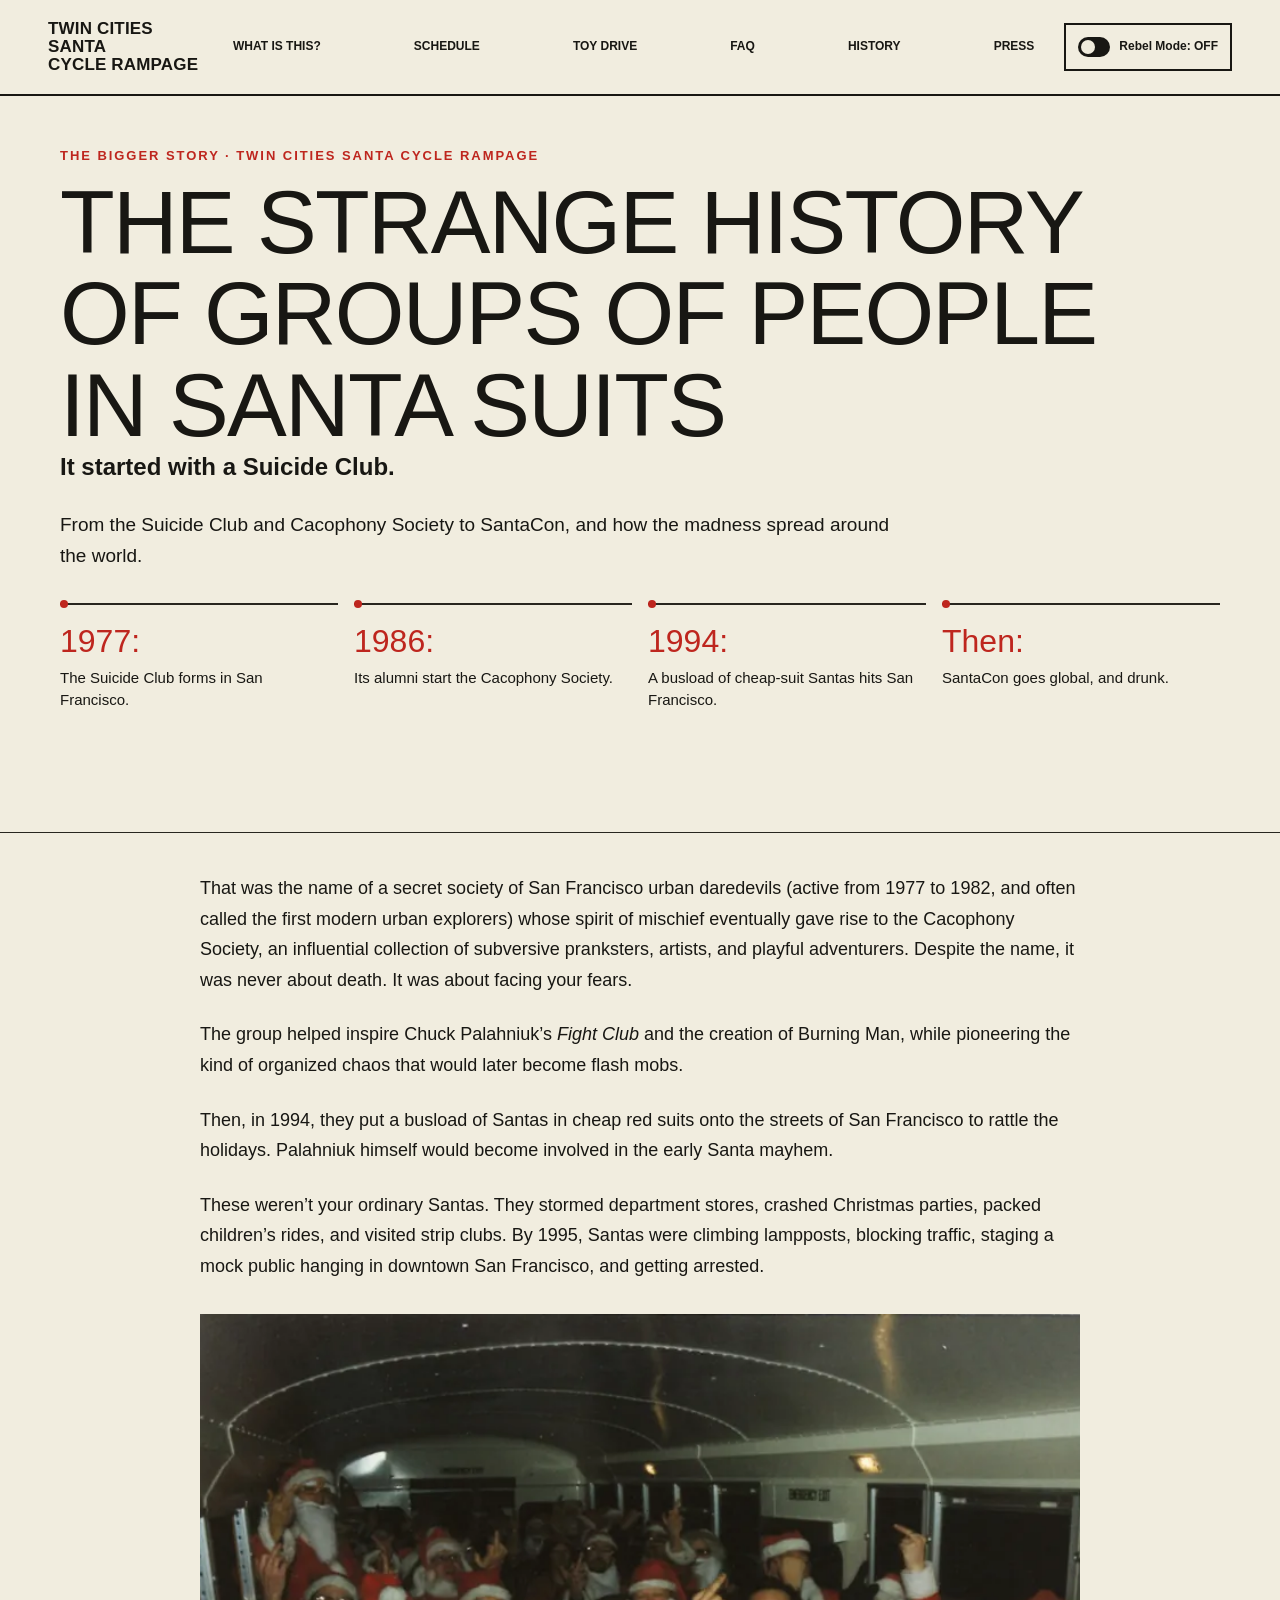
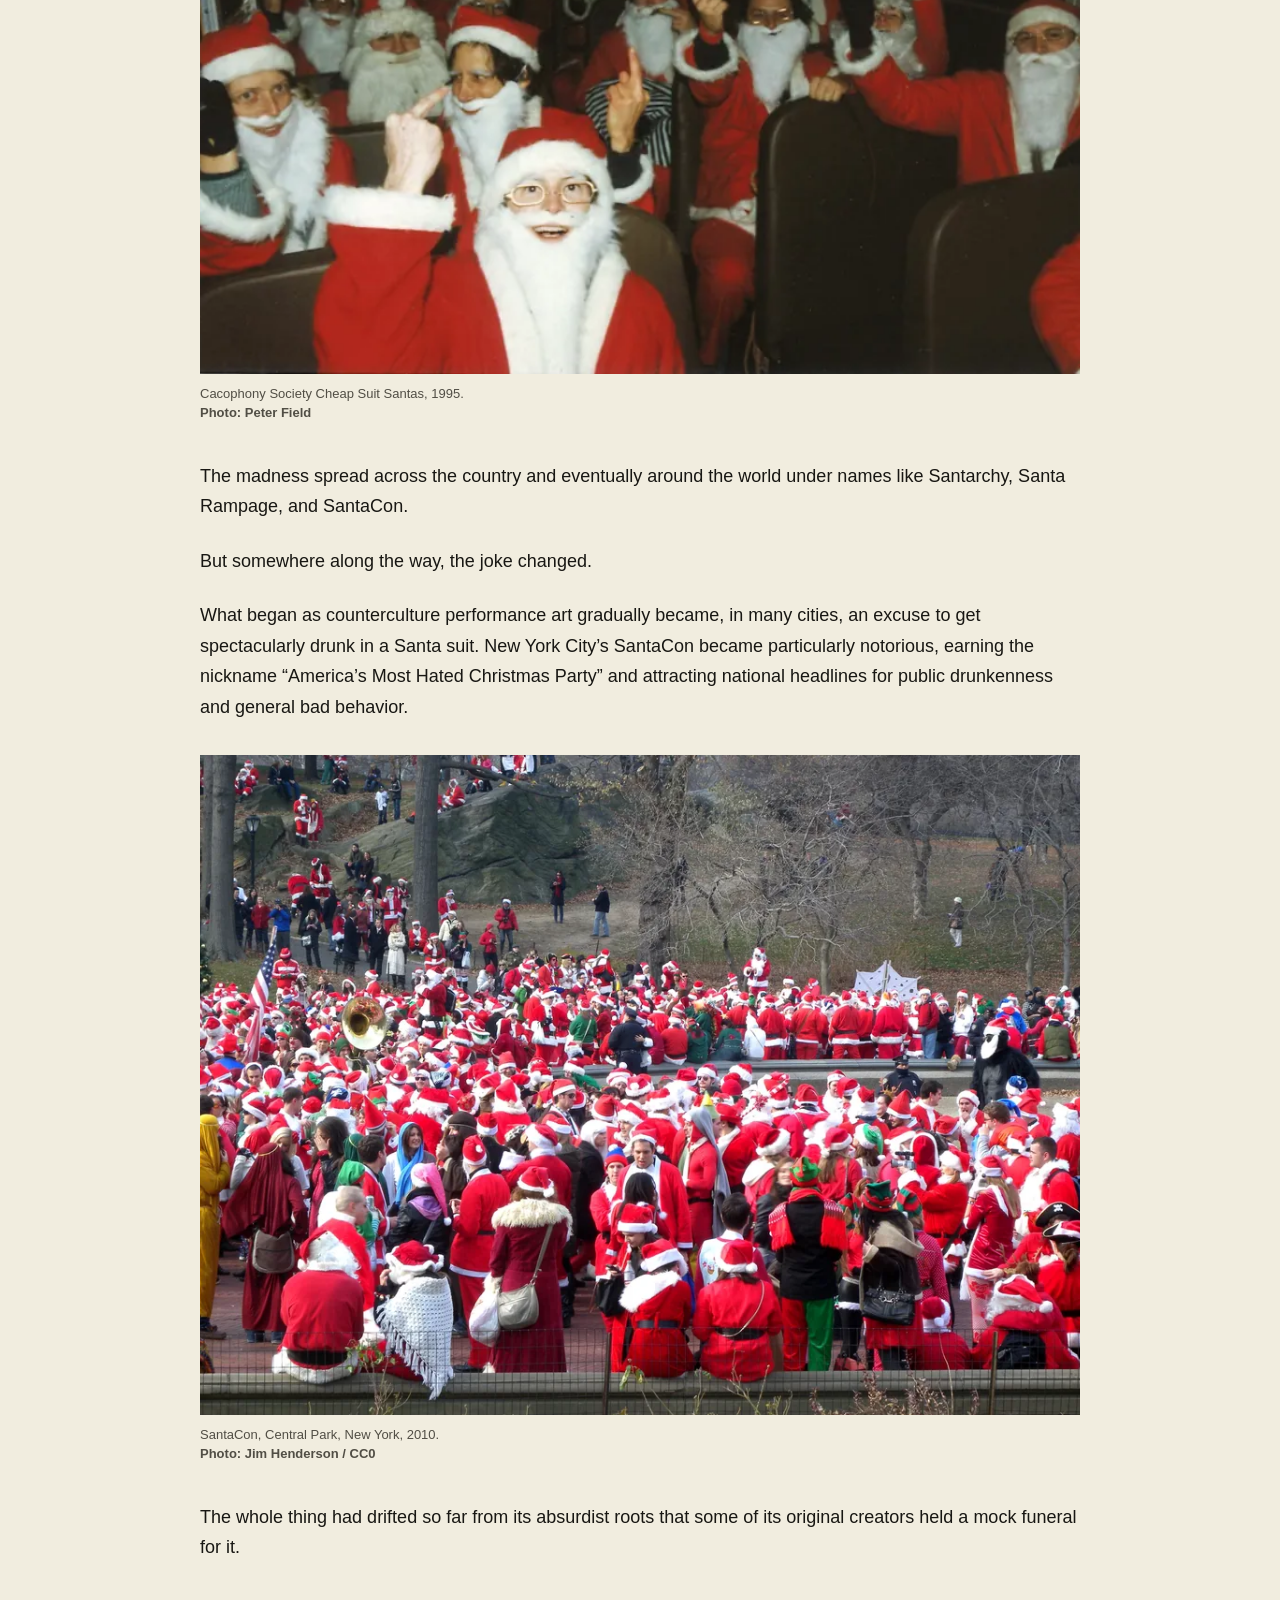
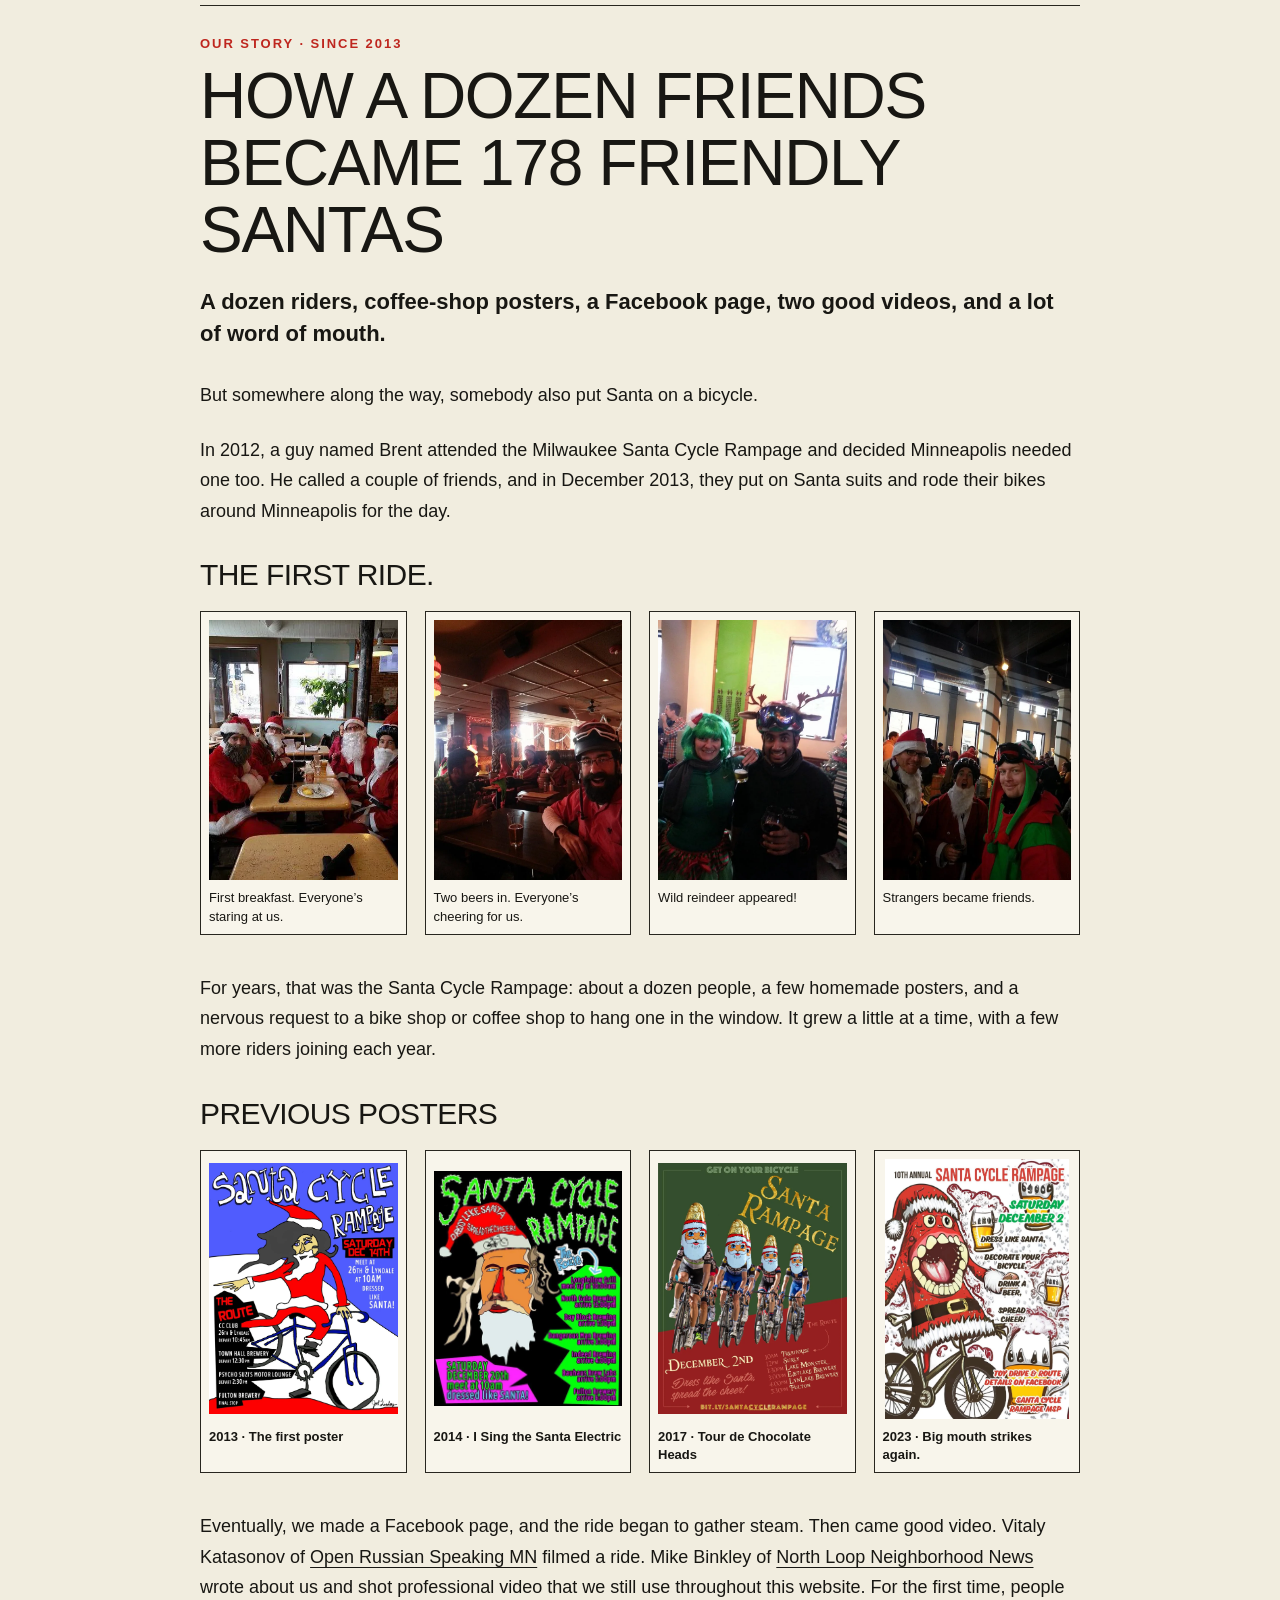
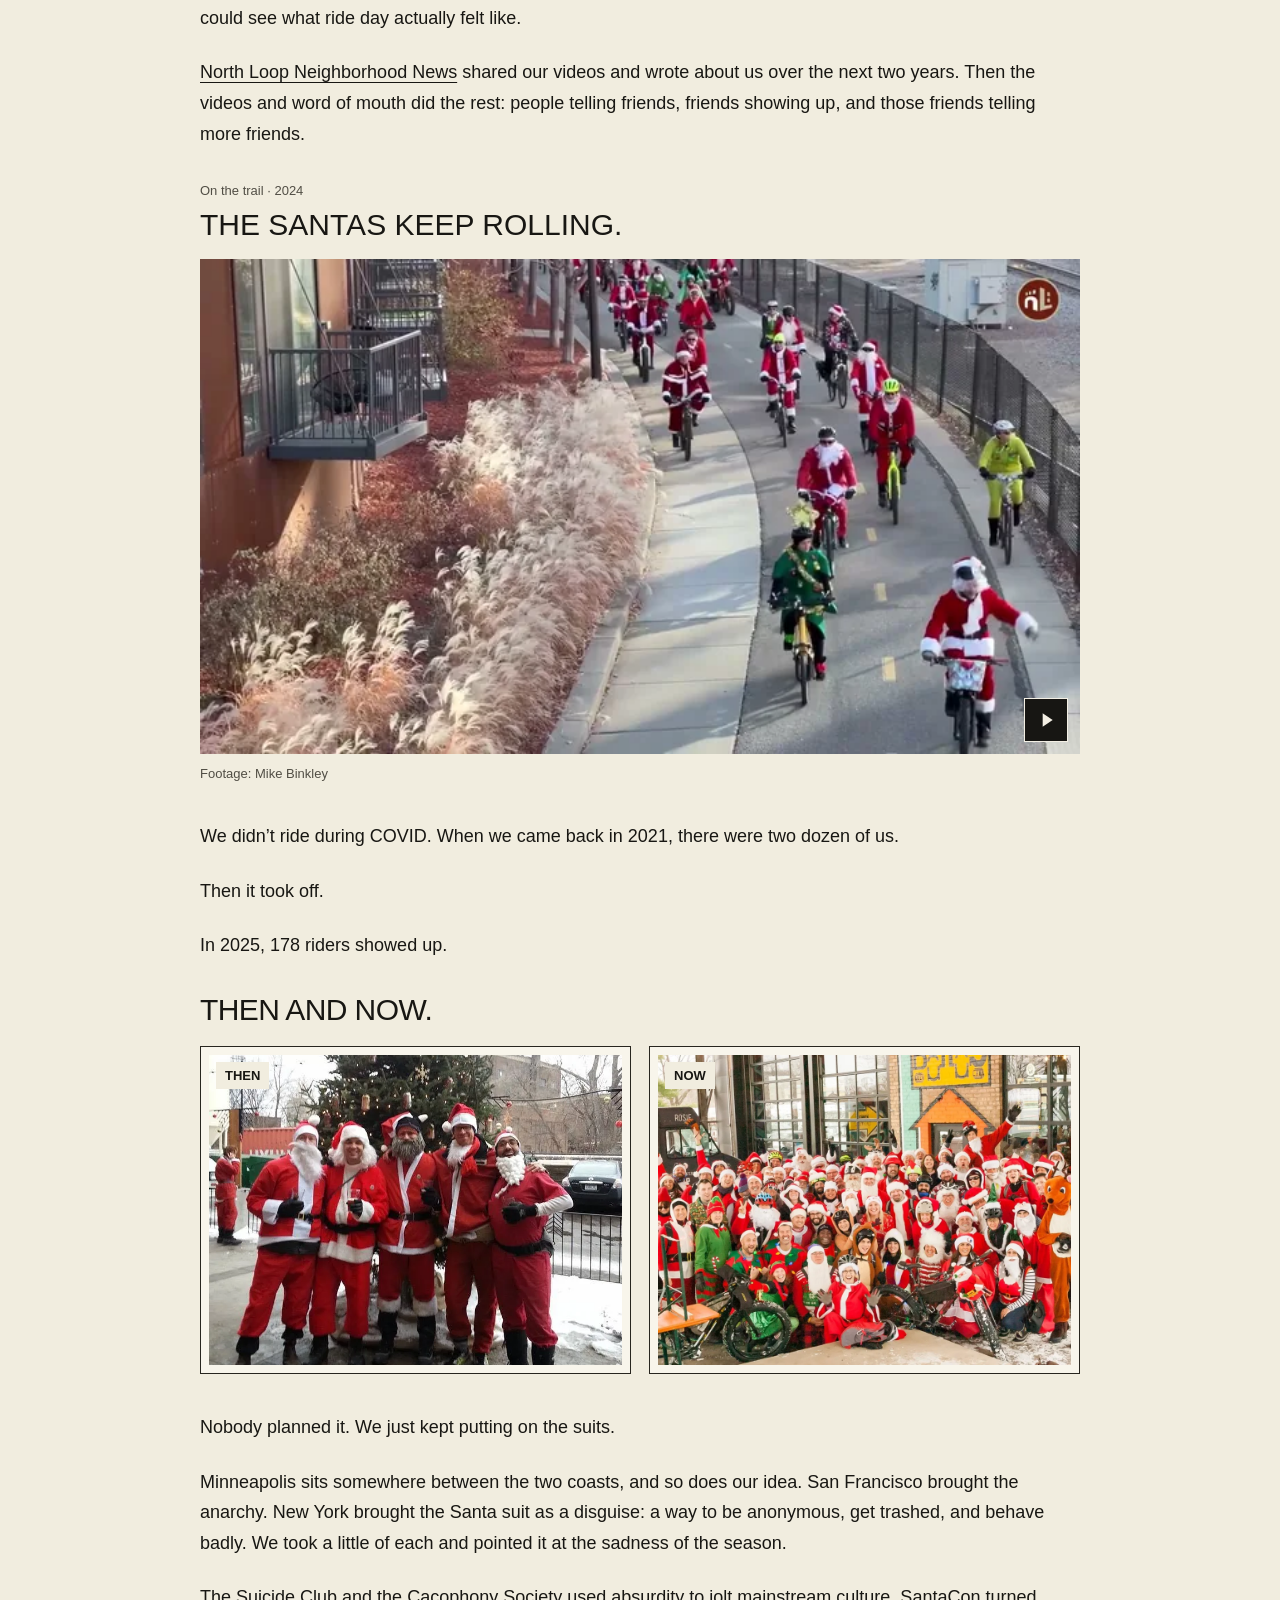
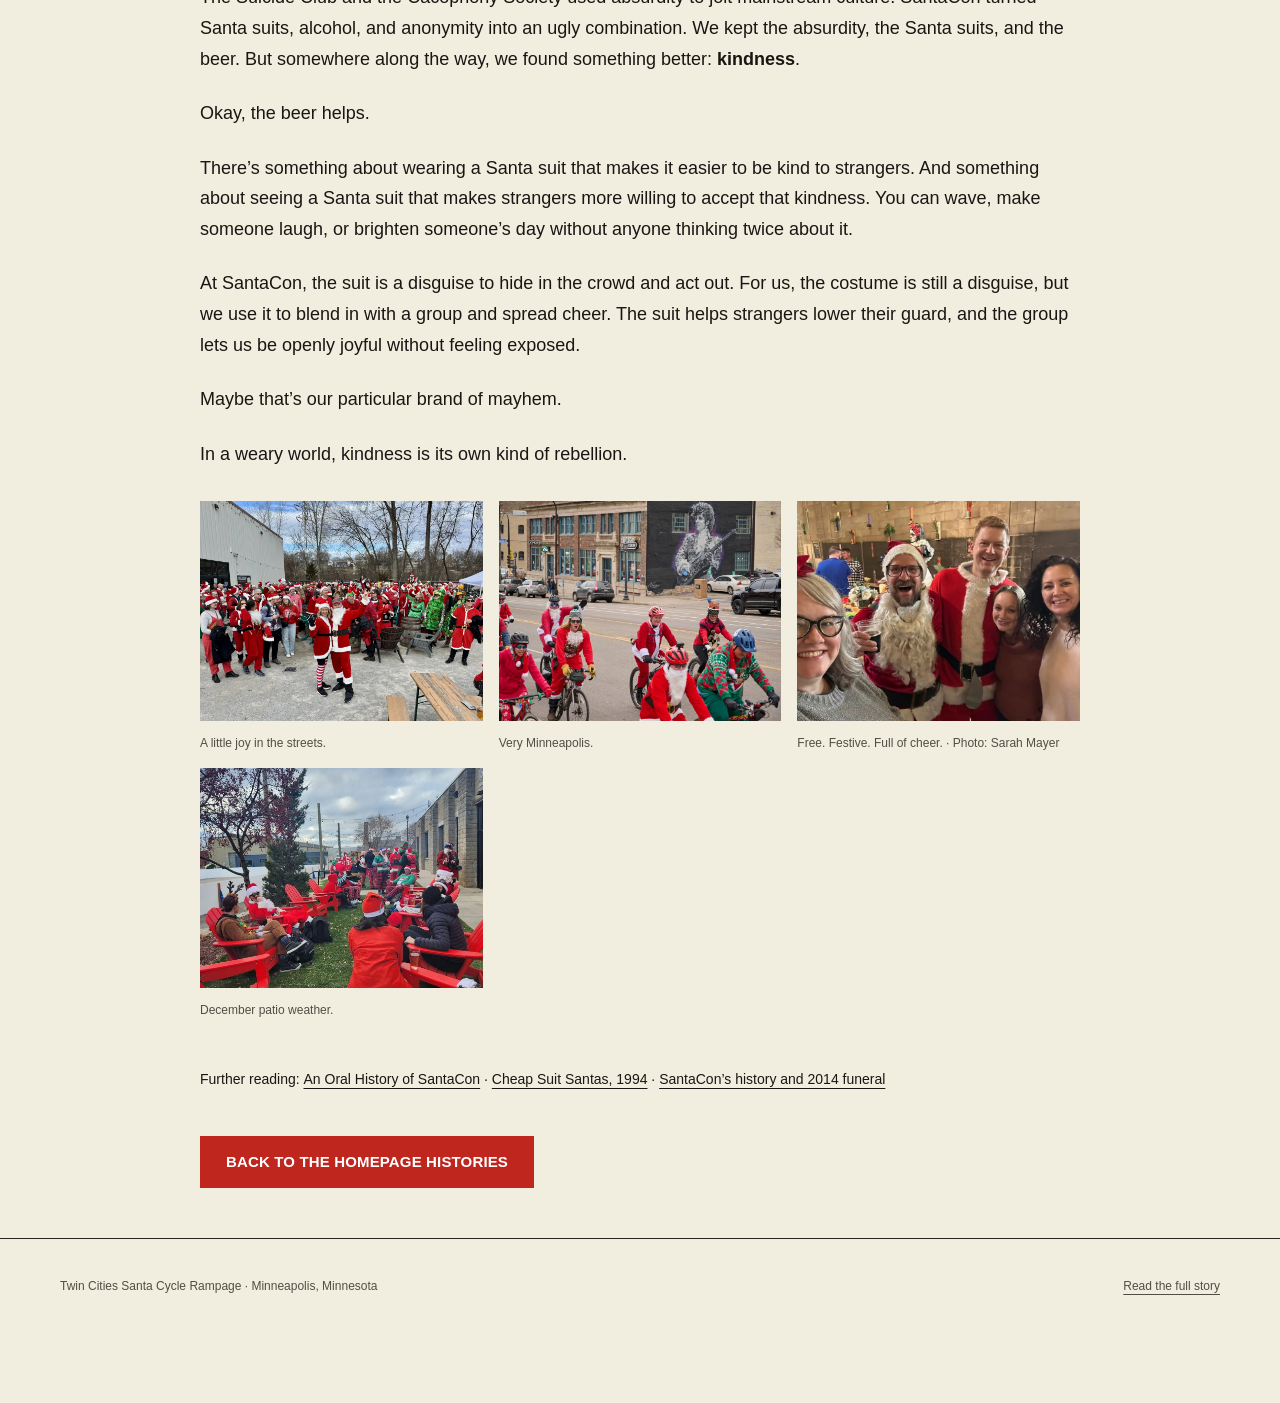
<file: our-story.html>
<!doctype html><html lang="en" data-page-mode="default" data-site-mode="default" data-default-first="true"><head><meta charset="utf-8"><meta name="viewport" content="width=device-width,initial-scale=1"><meta name="theme-color" content="#f1eddf"><meta name="robots" content="noindex,follow"><title>How a Dozen Friends Became 178 Friendly Santas | Twin Cities Santa Cycle Rampage</title><meta name="description" content="A dozen riders, coffee-shop posters, a Facebook page, two good videos, and a lot of word of mouth."><link rel="canonical" href="https://santacyclerampagemsp.org/story.html"><link rel="icon" href="favicon.ico"><link rel="apple-touch-icon" href="apple-touch-icon.png"><meta property="og:type" content="article"><meta property="og:title" content="How a Dozen Friends Became 178 Friendly Santas | Twin Cities Santa Cycle Rampage"><meta property="og:description" content="A dozen riders, coffee-shop posters, a Facebook page, two good videos, and a lot of word of mouth."><meta property="og:url" content="https://santacyclerampagemsp.org/story.html"><meta property="og:image" content="https://santacyclerampagemsp.org/assets/social-share-prince.jpg"><meta property="og:image:width" content="1200"><meta property="og:image:height" content="630"><meta property="og:image:alt" content="Santa-costumed cyclists riding past the Prince mural in Minneapolis"><meta name="twitter:card" content="summary_large_image"><meta name="twitter:title" content="How a Dozen Friends Became 178 Friendly Santas | Twin Cities Santa Cycle Rampage"><meta name="twitter:description" content="A dozen riders, coffee-shop posters, a Facebook page, two good videos, and a lot of word of mouth."><meta name="twitter:image" content="https://santacyclerampagemsp.org/assets/social-share-prince.jpg"><script src="site-assets/mode-boot.js?v=2388454eb3"></script><link rel="stylesheet" href="site-assets/default.css?v=2b48d3f30b"><link rel="stylesheet" href="site-assets/components.css?v=9ea05fdb95"><link rel="stylesheet" href="site-assets/rebel.css?v=9afa2cc4dd"><link rel="stylesheet" href="site-assets/pages.css?v=cdbee943a2"><script src="site-assets/site.js?v=80f71a351b" defer></script><meta http-equiv="refresh" content="0;url=story.html#minneapolis"><script>const destination = new URL("story.html#minneapolis", location.href); destination.search = location.search; if (location.hash) destination.hash = location.hash; location.replace(destination.href);</script></head><body class="story-page"><a class="skip-link" href="#main-content">Skip to content</a><main class="wrap article-copy" id="main-content"><h1 class="display">How a Dozen Friends Became 178 Friendly Santas</h1><p>Our story is now part of the complete history.</p><a href="story.html#minneapolis">Continue to the Minneapolis story →</a></main><script type="module" src="https://static.cloudflareinsights.com/beacon.min.js" data-cf-beacon='{"token": "9a3162fb92da4ce69bf791c1a7c37741"}'></script></body></html>
</file>
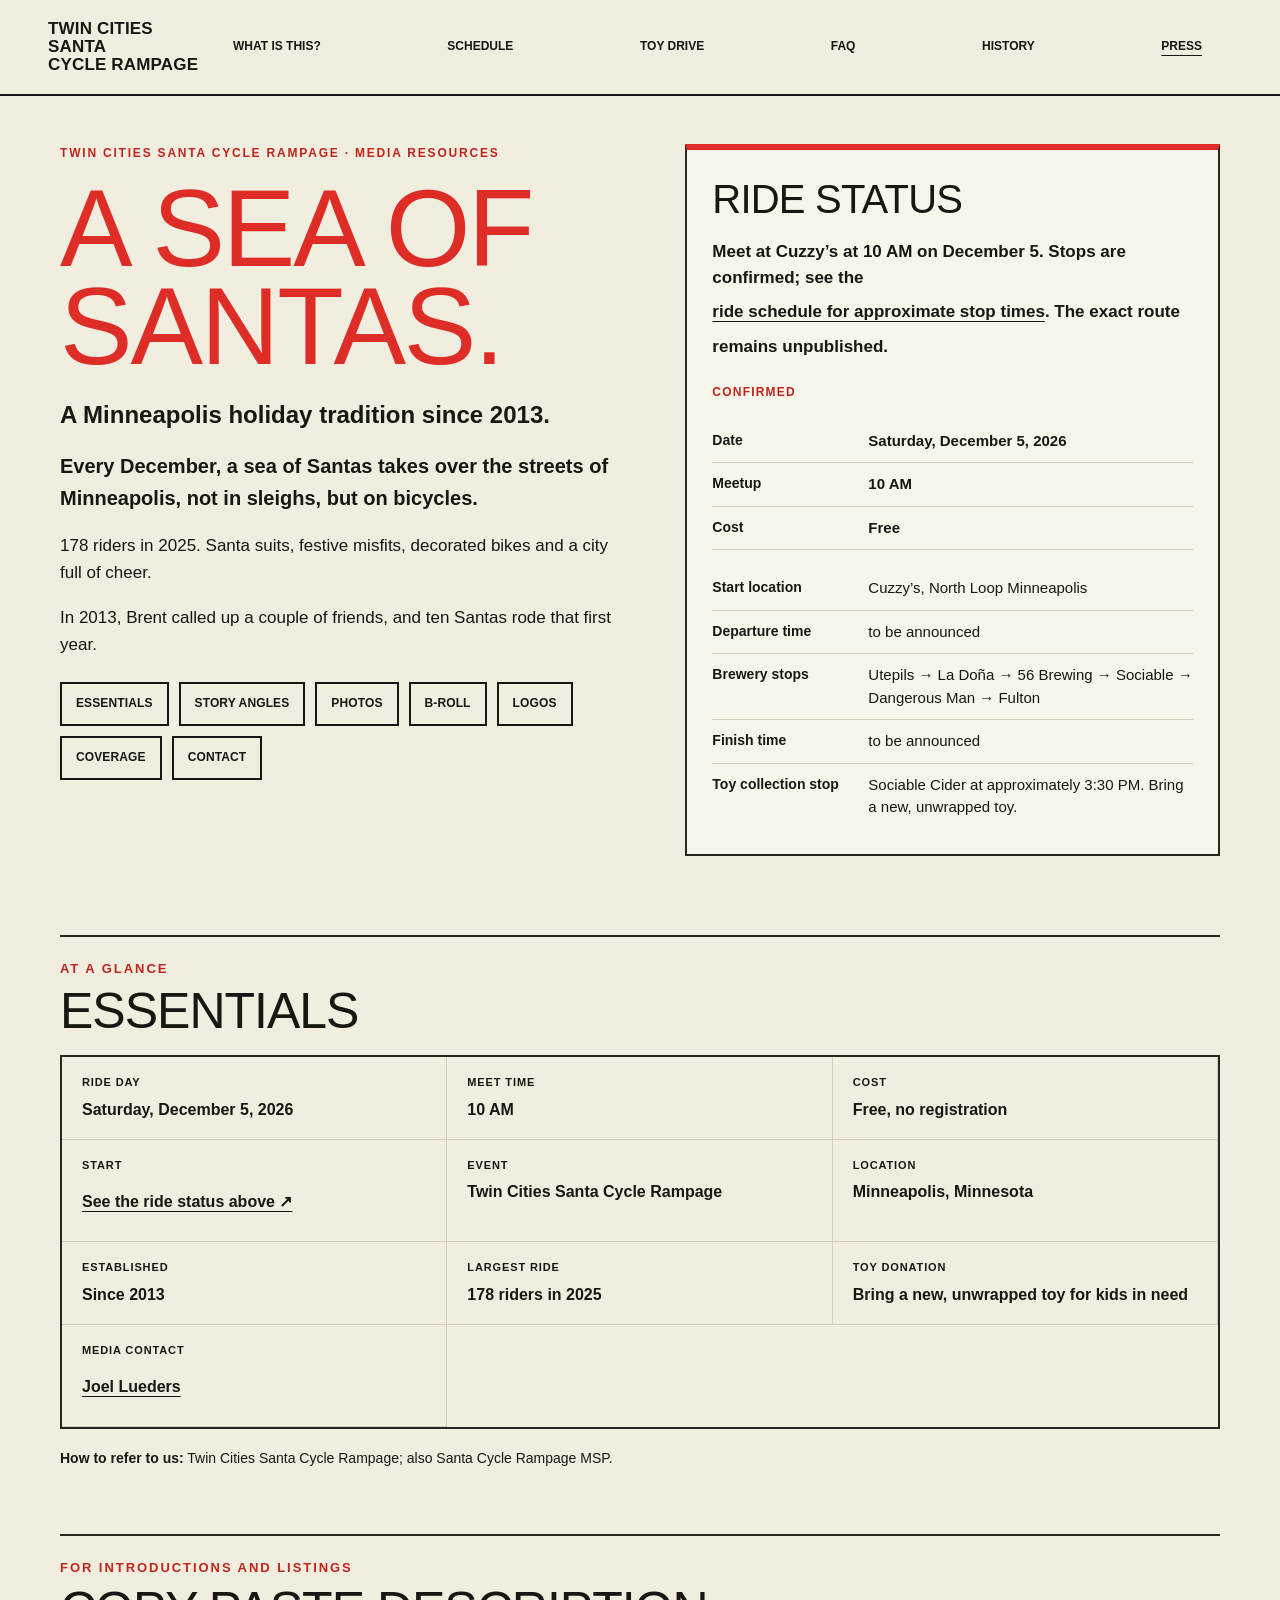
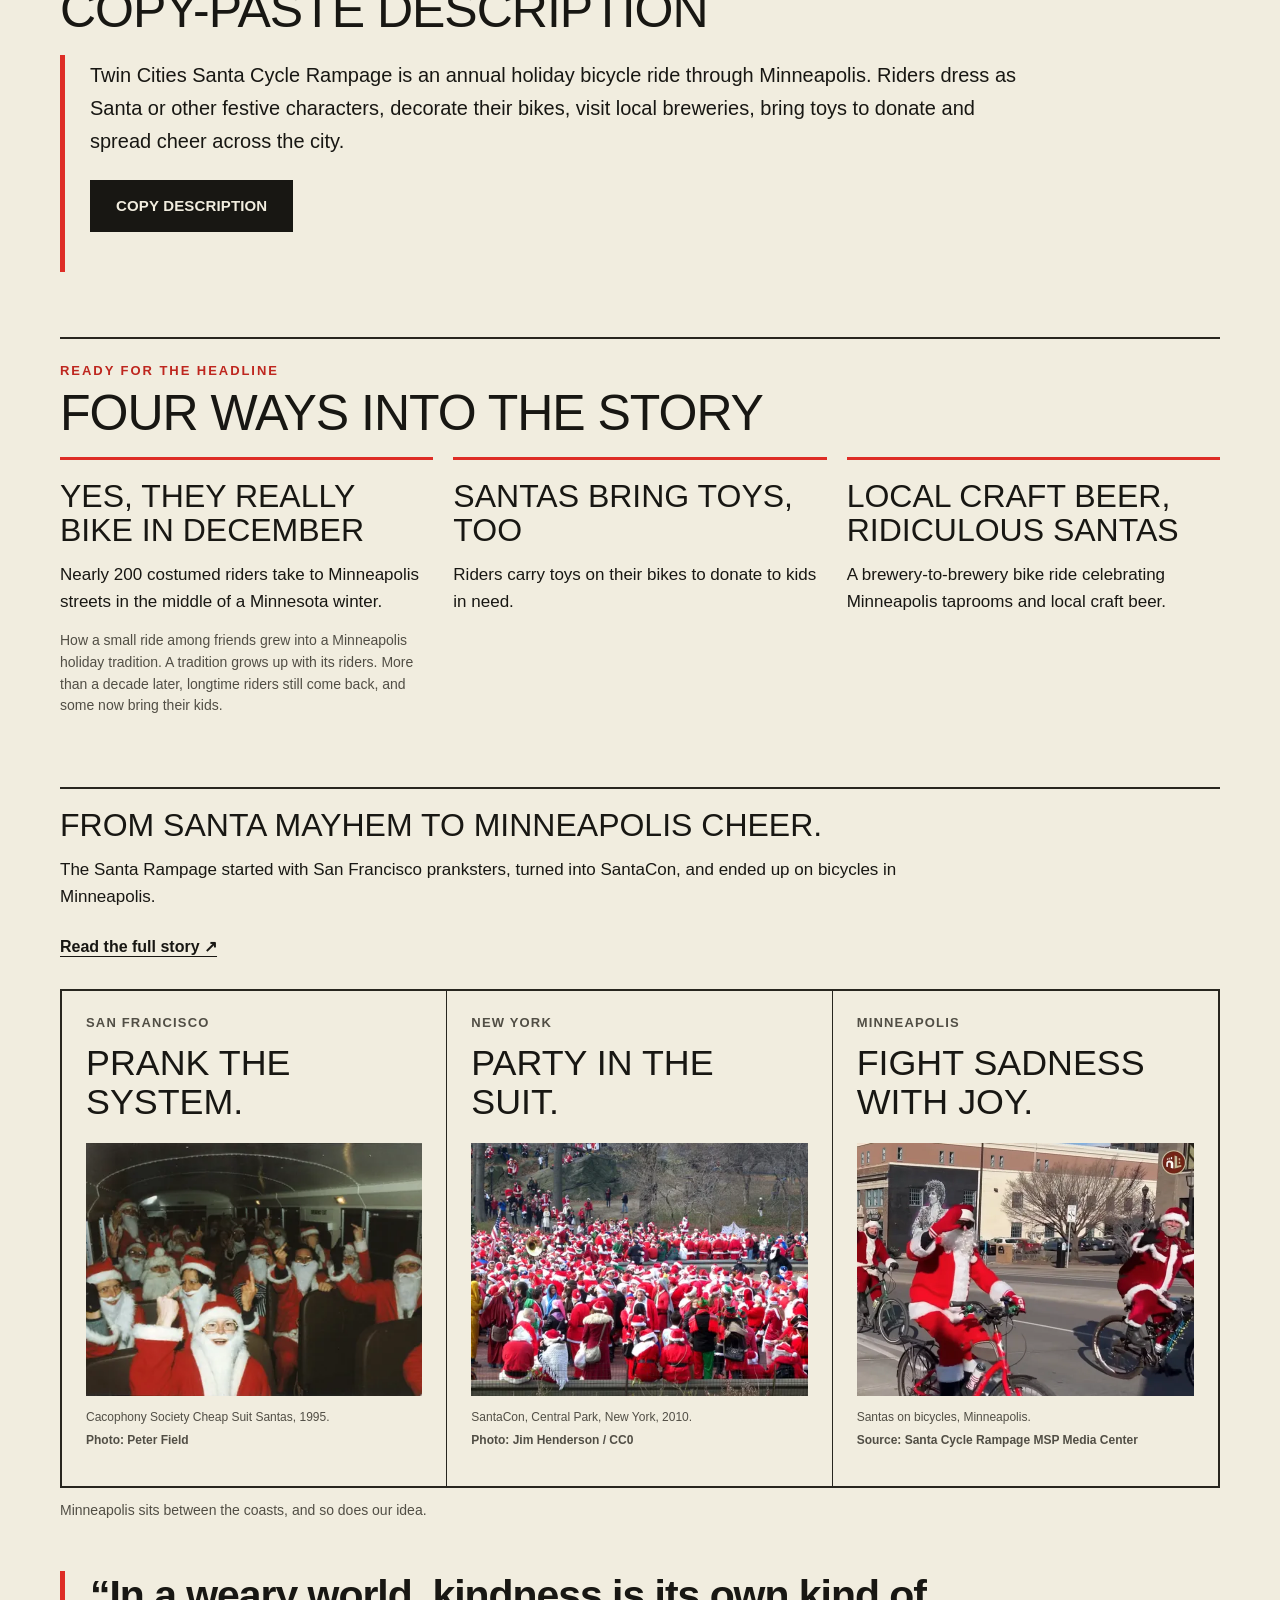
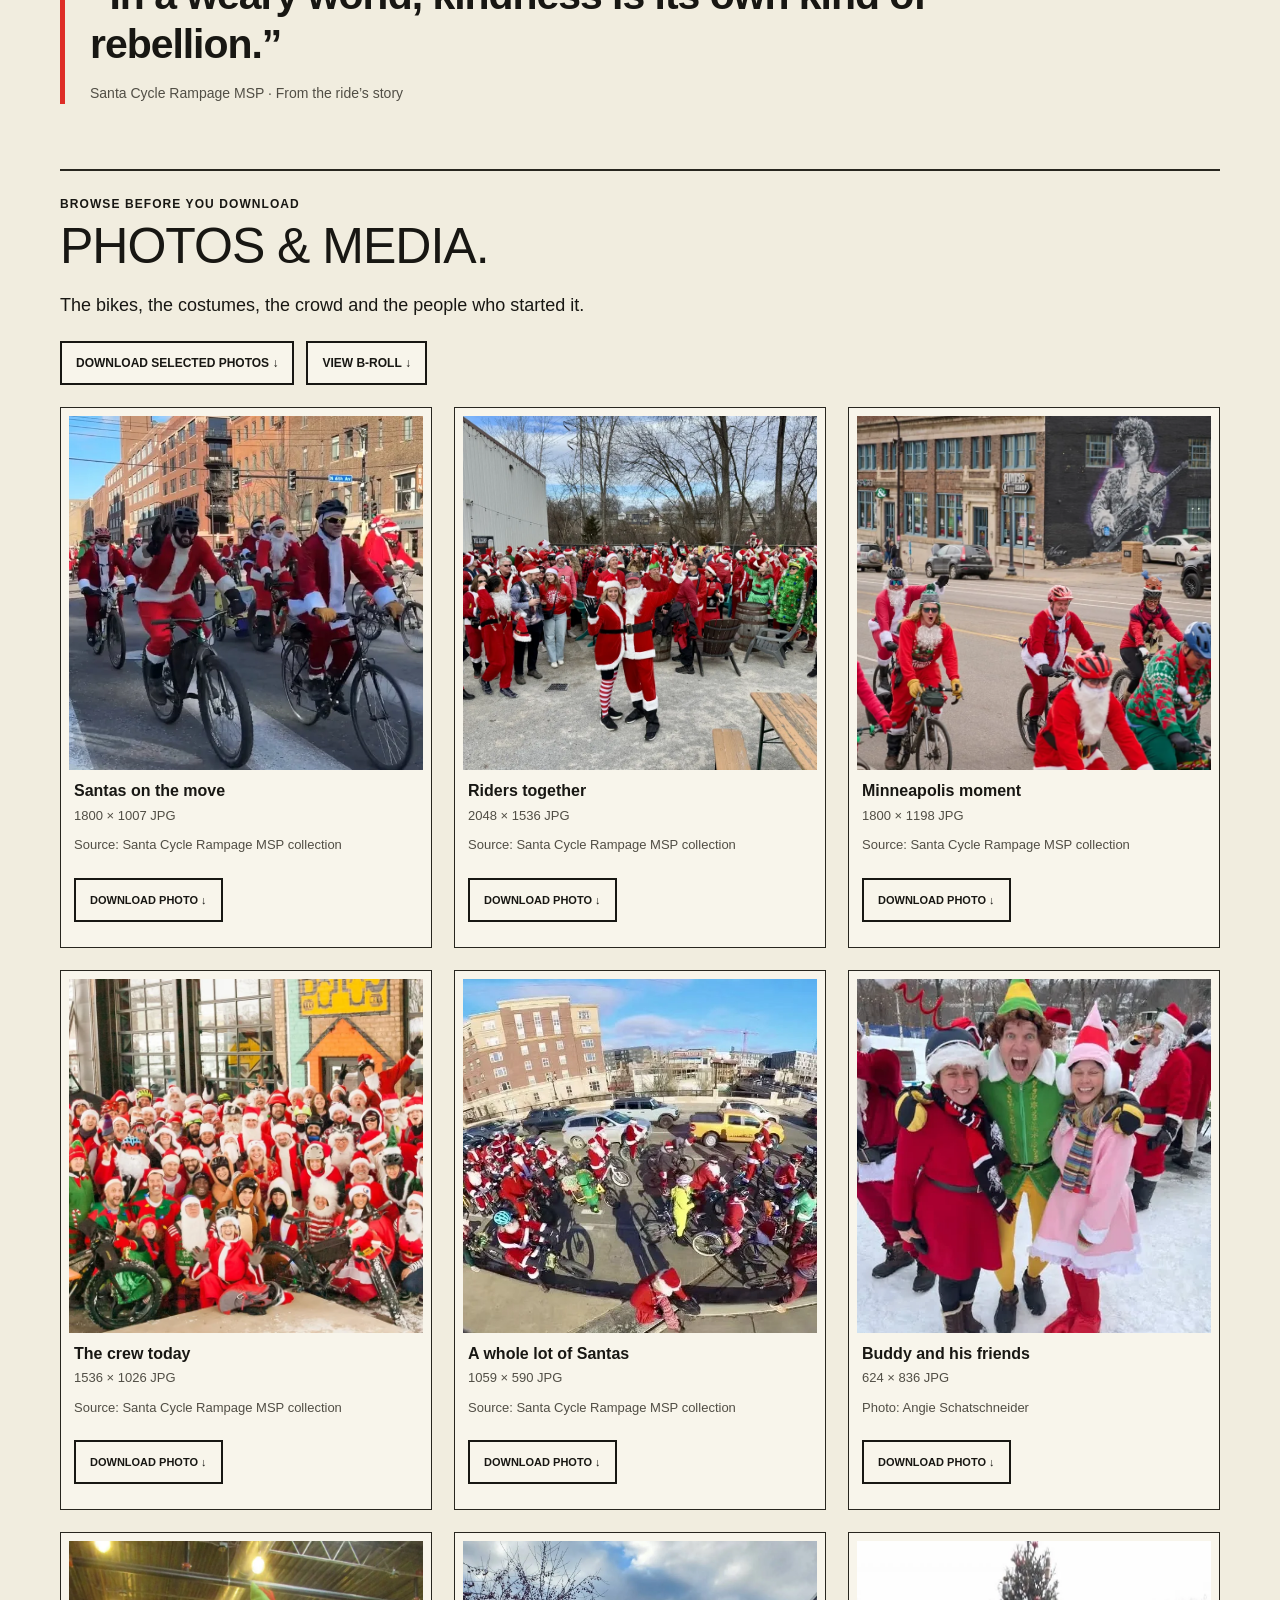
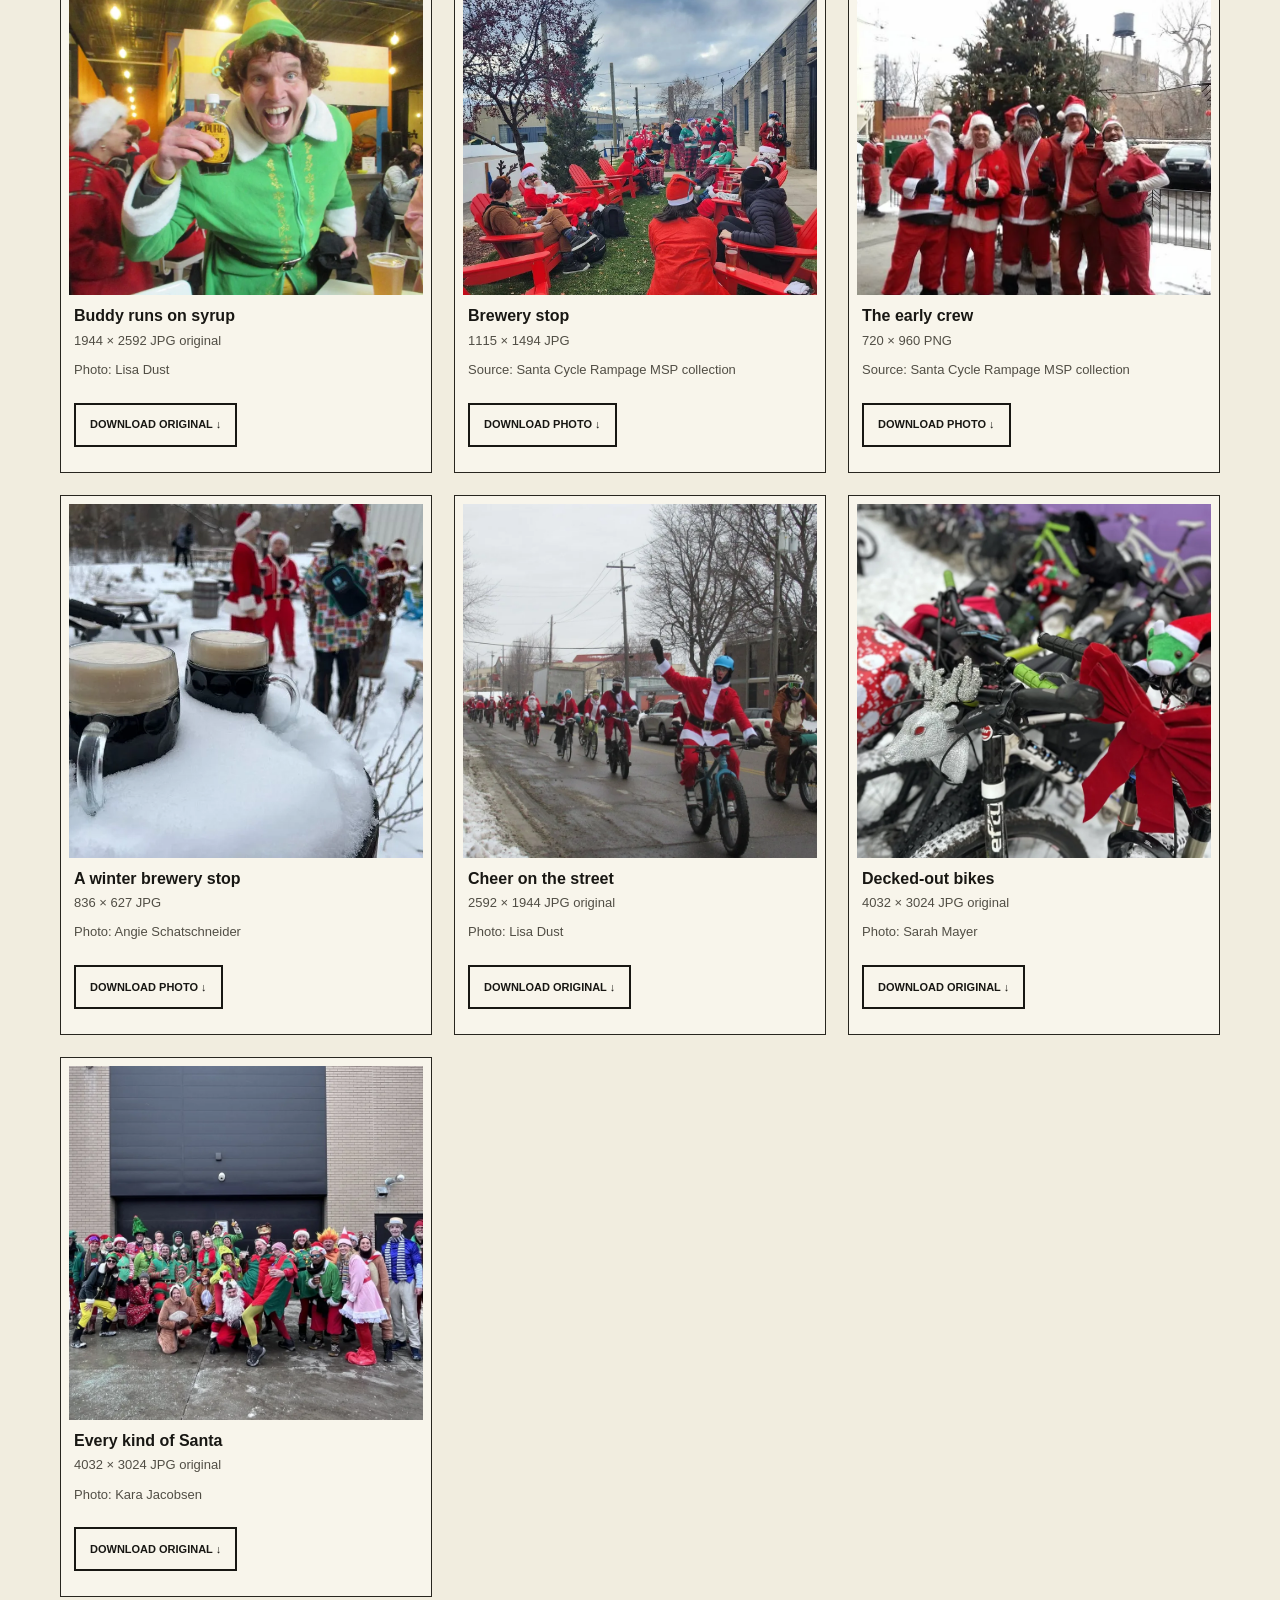
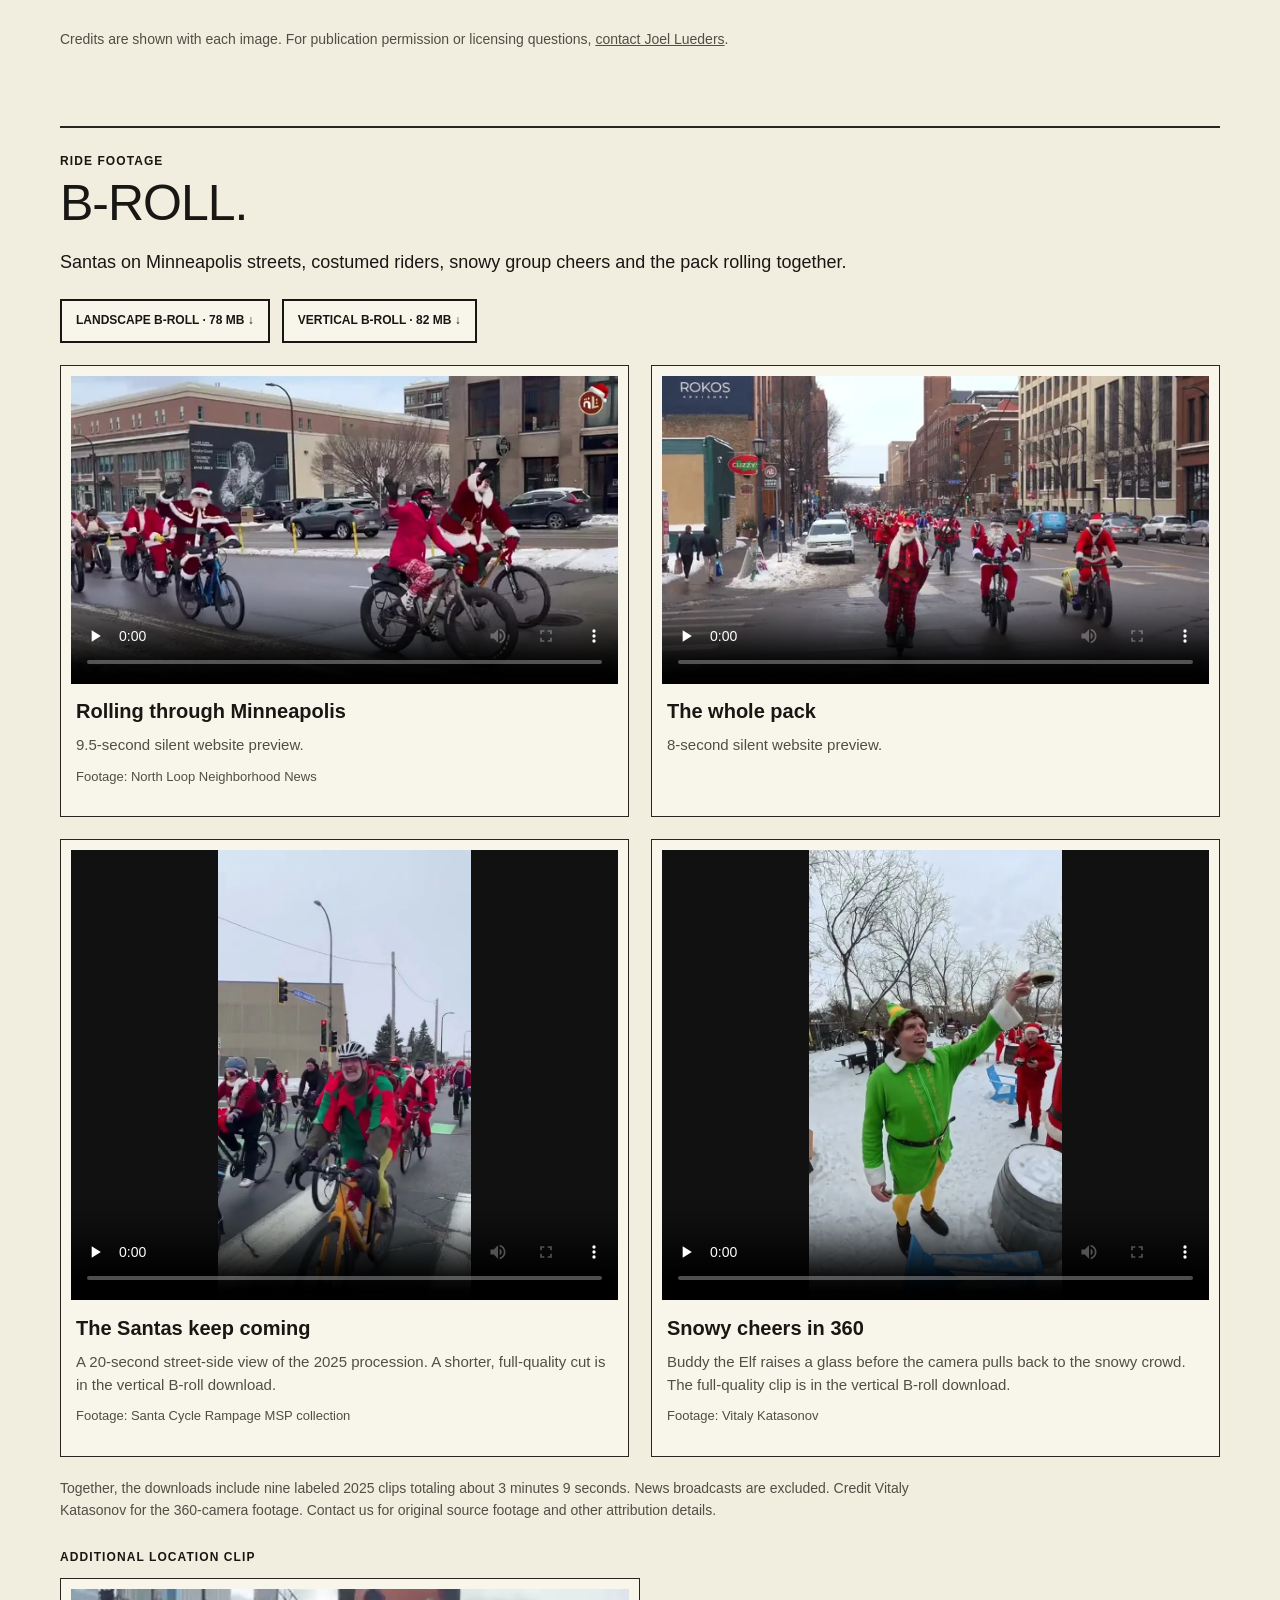
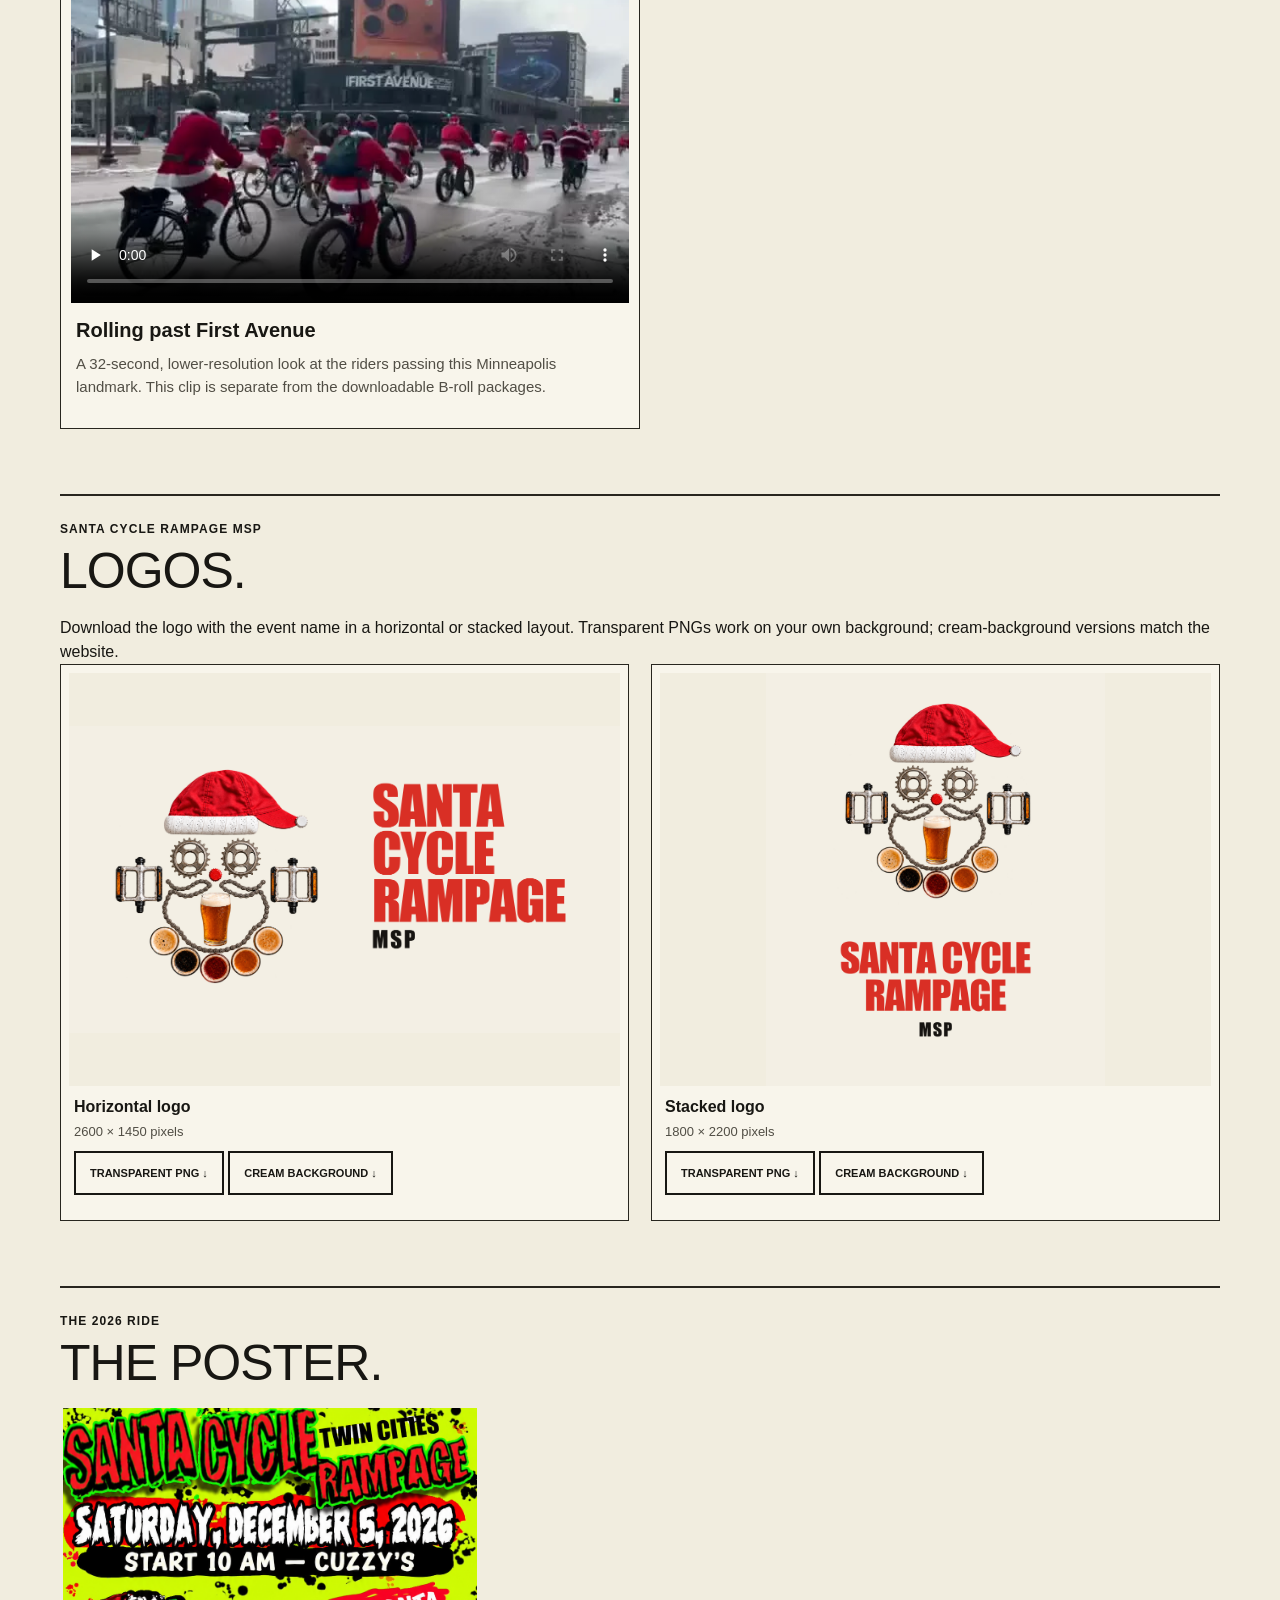
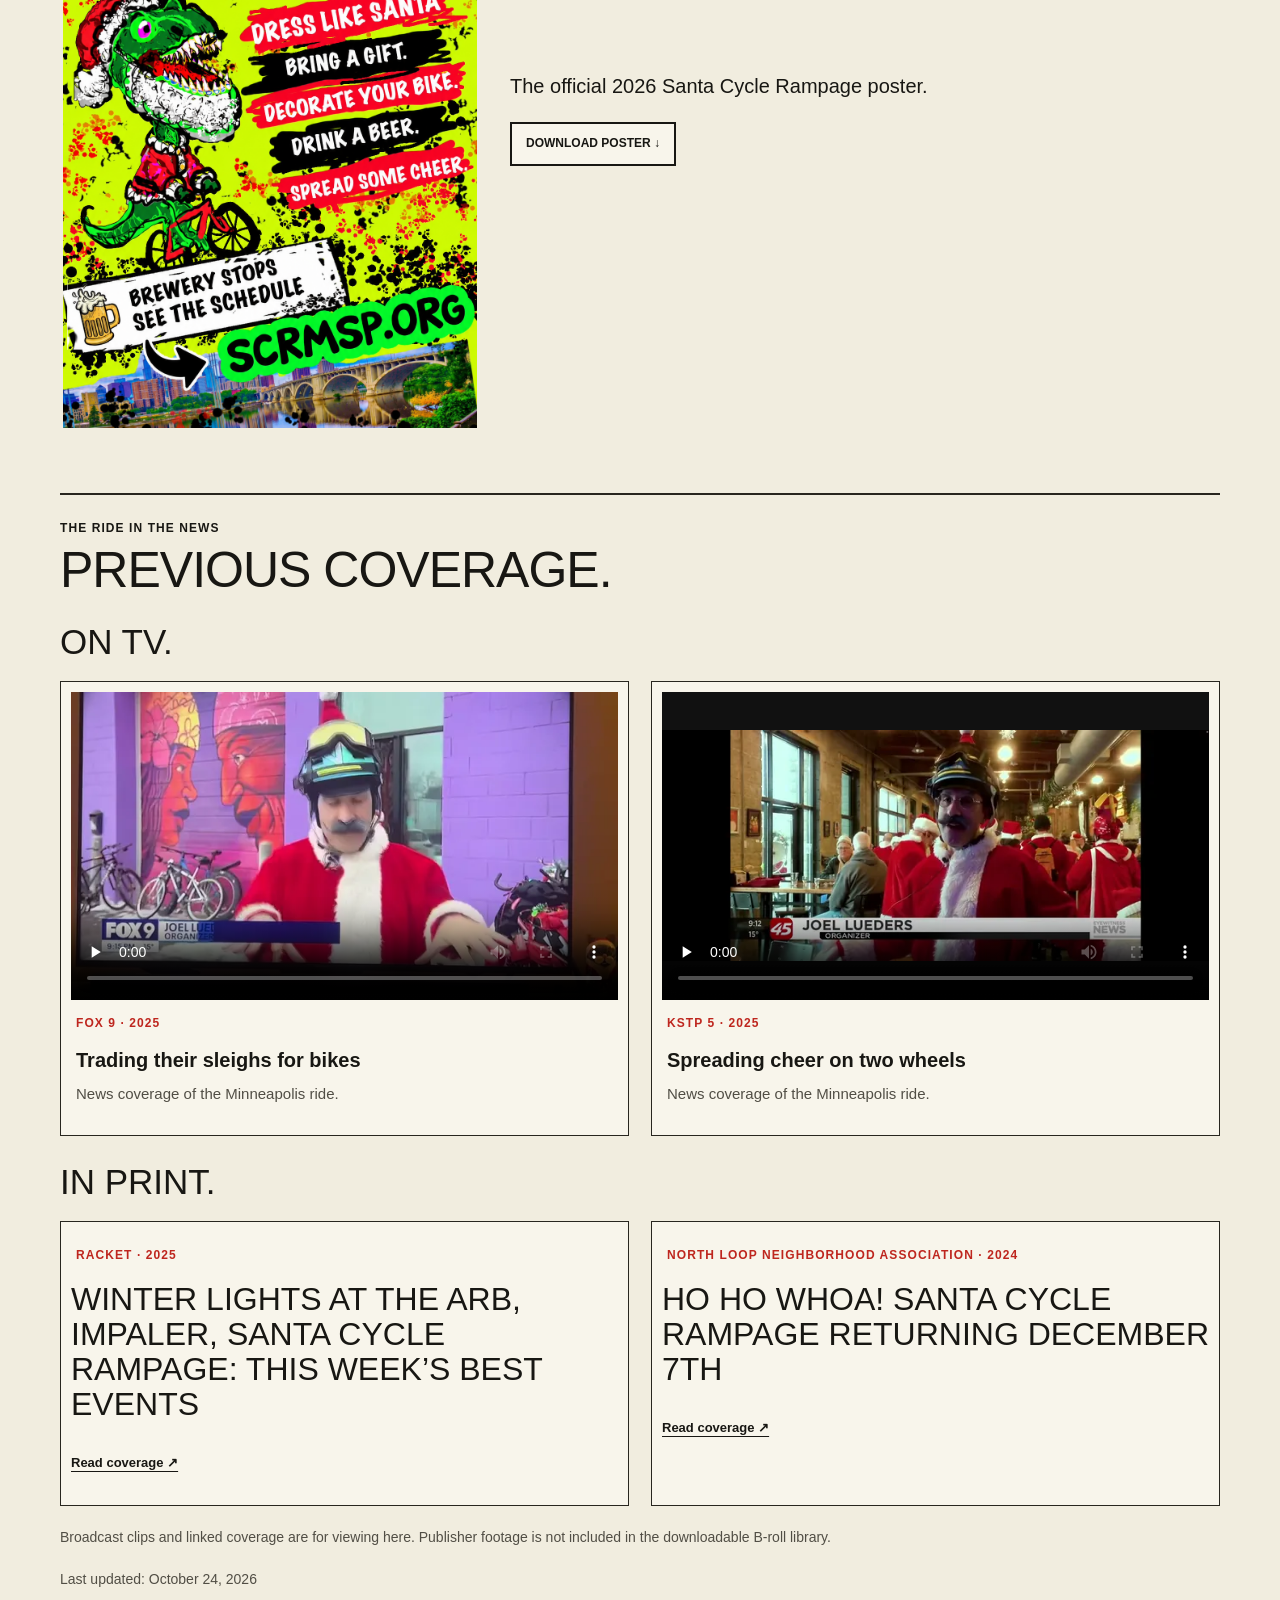
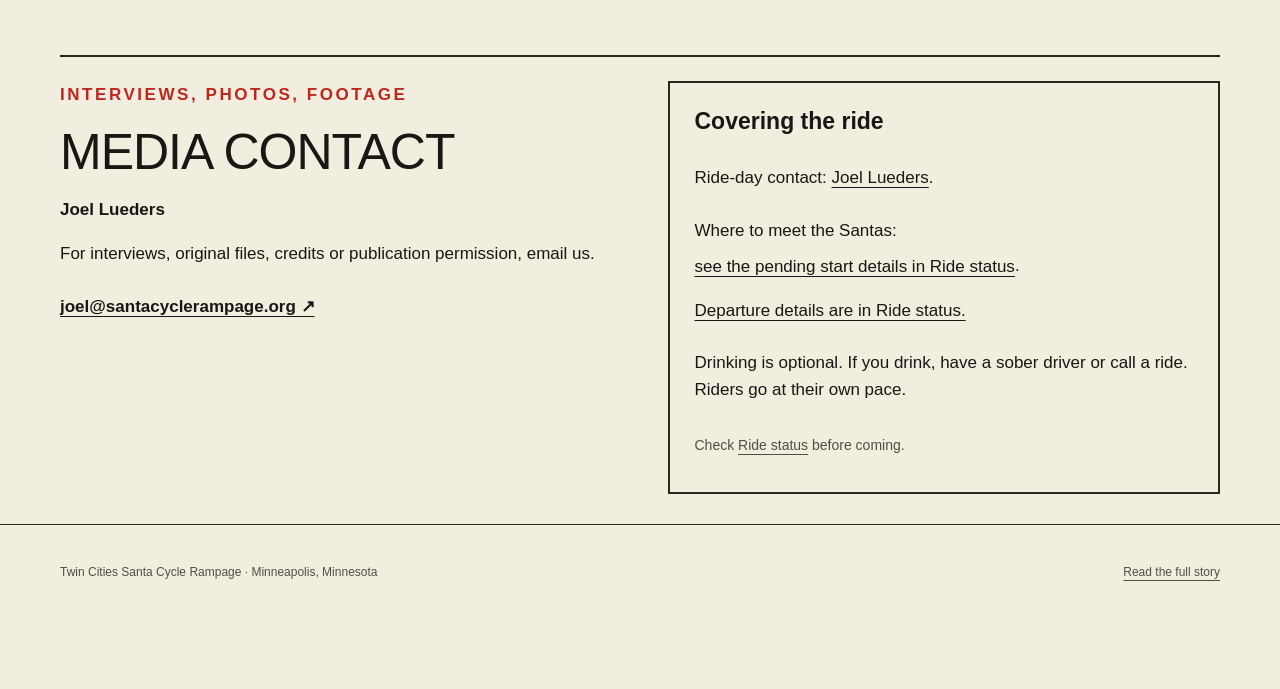
<file: press.html>
<!doctype html><html lang="en" data-page-mode="default" data-site-mode="default" data-theme-fixed="default"><head><meta charset="utf-8"><meta name="viewport" content="width=device-width,initial-scale=1"><meta name="theme-color" content="#f1eddf"><meta name="robots" content="index,follow"><title>Media Resources | Twin Cities Santa Cycle Rampage</title><meta name="description" content="Twin Cities Santa Cycle Rampage is an annual holiday bicycle ride through Minneapolis. Riders dress as Santa or other festive characters, decorate their bikes, visit local breweries, bring toys to donate and spread cheer across the city."><link rel="canonical" href="https://santacyclerampagemsp.org/press.html"><link rel="icon" href="favicon.ico"><link rel="apple-touch-icon" href="apple-touch-icon.png"><meta property="og:type" content="website"><meta property="og:title" content="Media Resources | Twin Cities Santa Cycle Rampage"><meta property="og:description" content="Twin Cities Santa Cycle Rampage is an annual holiday bicycle ride through Minneapolis. Riders dress as Santa or other festive characters, decorate their bikes, visit local breweries, bring toys to donate and spread cheer across the city."><meta property="og:url" content="https://santacyclerampagemsp.org/press.html"><meta property="og:image" content="https://santacyclerampagemsp.org/assets/social-share-prince.jpg"><meta property="og:image:width" content="1200"><meta property="og:image:height" content="630"><meta property="og:image:alt" content="Santa-costumed cyclists riding past the Prince mural in Minneapolis"><meta name="twitter:card" content="summary_large_image"><meta name="twitter:title" content="Media Resources | Twin Cities Santa Cycle Rampage"><meta name="twitter:description" content="Twin Cities Santa Cycle Rampage is an annual holiday bicycle ride through Minneapolis. Riders dress as Santa or other festive characters, decorate their bikes, visit local breweries, bring toys to donate and spread cheer across the city."><meta name="twitter:image" content="https://santacyclerampagemsp.org/assets/social-share-prince.jpg"><link rel="stylesheet" href="site-assets/default.css?v=2b48d3f30b"><link rel="stylesheet" href="site-assets/components.css?v=9ea05fdb95"><link rel="stylesheet" href="site-assets/rebel.css?v=9afa2cc4dd"><link rel="stylesheet" href="site-assets/pages.css?v=cdbee943a2"><script src="site-assets/site.js?v=80f71a351b" defer></script><style>
.press-page #photos .media-card img {
  height: auto;
  aspect-ratio: 1 / 1;
}
</style></head><body class="press-page"><a class="skip-link" href="#main-content">Skip to content</a><header class="site-header"><div class="header-bar"><a class="brand" href="index.html#about" aria-label="Twin Cities Santa Cycle Rampage home"><span>TWIN CITIES</span> <span>SANTA</span> <span>CYCLE RAMPAGE</span></a><nav class="desktop-nav" aria-label="Main navigation"><a href="index.html#what">What is this?</a><a href="index.html#schedule" class="schedule-link">Schedule</a><a href="index.html#toy">Toy drive</a><a href="index.html#faq">FAQ</a><a href="index.html#history">History</a><a href="press.html" aria-current="page">Press</a></nav><div class="header-actions"><button class="menu" type="button" aria-label="Open menu" aria-controls="mobile-nav" aria-expanded="false"><span></span><span></span><span></span></button></div></div><nav class="mobile-nav" id="mobile-nav" aria-label="Mobile navigation" hidden><a href="index.html#what">What is this?</a><a href="index.html#schedule" class="schedule-link">Schedule</a><a href="index.html#toy">Toy drive</a><a href="index.html#faq">FAQ</a><a href="index.html#history">History</a><a href="press.html" aria-current="page">Press</a></nav></header><main id="main-content" tabindex="-1">
<section class="press-hero"><div class="wrap press-hero-layout"><div><p class="eyebrow">Twin Cities Santa Cycle Rampage · Media resources</p><h1 class="display">A sea of<br>Santas.</h1><h2>A Minneapolis holiday tradition since 2013.</h2><p class="press-lede">Every December, a sea of Santas takes over the streets of Minneapolis, not in sleighs, but on bicycles.</p><p>178 riders in 2025. Santa suits, festive misfits, decorated bikes and a city full of cheer.</p><p class="founding-sentence">In 2013, Brent called up a couple of friends, and ten Santas rode that first year.</p><nav class="press-jumps" aria-label="Media resources"><a class="button button-outline" href="#facts">Essentials</a><a class="button button-outline" href="#angles">Story angles</a><a class="button button-outline" href="#photos">Photos</a><a class="button button-outline" href="#broll">B-roll</a><a class="button button-outline" href="#logos">Logos</a><a class="button button-outline" href="#coverage">Coverage</a><a class="button button-outline" href="#contact">Contact</a><a class="button" data-everything-download hidden>Download everything</a></nav></div><aside class="press-status" id="ride-status" aria-labelledby="status-title"><h2 class="display" id="status-title">Ride status</h2><p class="status-summary">Meet at Cuzzy’s at 10 AM on December 5. Stops are confirmed; see the <a href="index.html#schedule">ride schedule for approximate stop times</a>. The exact route remains unpublished.</p><p class="status-kicker">Confirmed</p><dl class="confirmed-facts"><div><dt>Date</dt><dd>Saturday, December 5, 2026</dd></div><div><dt>Meetup</dt><dd>10 AM</dd></div><div><dt>Cost</dt><dd>Free</dd></div></dl><dl class="pending-facts"><div><dt>Start location</dt><dd>Cuzzy’s, North Loop Minneapolis</dd></div><div><dt>Departure time</dt><dd>to be announced</dd></div><div><dt>Brewery stops</dt><dd>Utepils → La Doña → 56 Brewing → Sociable → Dangerous Man → Fulton</dd></div><div><dt>Finish time</dt><dd>to be announced</dd></div><div><dt>Toy collection stop</dt><dd>Sociable Cider at approximately 3:30 PM. Bring a new, unwrapped toy.</dd></div></dl></aside></div></section>
<section class="press-section" id="facts"><div class="wrap"><p class="eyebrow">At a glance</p><h2 class="display section-title">Essentials</h2><dl class="press-essentials"><div><dt>Ride day</dt><dd>Saturday, December 5, 2026</dd></div><div><dt>Meet time</dt><dd>10 AM</dd></div><div><dt>Cost</dt><dd>Free, no registration</dd></div><div><dt>Start</dt><dd><a href="#ride-status">See the ride status above ↗</a></dd></div><div><dt>Event</dt><dd>Twin Cities Santa Cycle Rampage</dd></div><div><dt>Location</dt><dd>Minneapolis, Minnesota</dd></div><div><dt>Established</dt><dd>Since 2013</dd></div><div><dt>Largest ride</dt><dd>178 riders in 2025</dd></div><div><dt>Toy donation</dt><dd>Bring a new, unwrapped toy for kids in need</dd></div><div><dt>Media contact</dt><dd><a href="mailto:joel@santacyclerampage.org">Joel Lueders</a></dd></div></dl><p class="naming-line"><strong>How to refer to us:</strong> Twin Cities Santa Cycle Rampage; also Santa Cycle Rampage MSP.</p></div></section>
<section class="press-section" id="description"><div class="wrap"><p class="eyebrow">For introductions and listings</p><h2 class="display section-title">Copy-paste description</h2><div class="description-box"><p id="press-description">Twin Cities Santa Cycle Rampage is an annual holiday bicycle ride through Minneapolis. Riders dress as Santa or other festive characters, decorate their bikes, visit local breweries, bring toys to donate and spread cheer across the city.</p><button class="button button-secondary" type="button" data-copy-target="press-description">Copy description</button><p class="copy-feedback" role="status" aria-live="polite"></p></div></div></section>
<section class="press-section" id="angles"><div class="wrap"><p class="eyebrow">Ready for the headline</p><h2 class="display section-title">Four ways into the story</h2><ol class="press-angles"><li><h3>Yes, they really bike in December</h3><p>Nearly 200 costumed riders take to Minneapolis streets in the middle of a Minnesota winter.</p><p class="angle-extra">How a small ride among friends grew into a Minneapolis holiday tradition. A tradition grows up with its riders. More than a decade later, longtime riders still come back, and some now bring their kids.</p></li><li><h3>Santas bring toys, too</h3><p>Riders carry toys on their bikes to donate to kids in need.</p></li><li><h3>Local craft beer, ridiculous Santas</h3><p>A brewery-to-brewery bike ride celebrating Minneapolis taprooms and local craft beer.</p></li><li class="story-angle"><h3>From Santa mayhem to Minneapolis cheer.</h3><p>The Santa Rampage started with San Francisco pranksters, turned into SantaCon, and ended up on bicycles in Minneapolis.</p><a class="text-link" href="story.html">Read the full story ↗</a><figure class="origin-strip" aria-labelledby="press-origins-caption"><ol><li><strong class="origin-place">San Francisco</strong><p>Prank the system.</p><figure class="origin-photo"><img src="assets/mobile/history-san-francisco-cheap-suit-santas-1995-800-a4a3a9d0.webp" alt="Cacophony Society Cheap Suit Santas making irreverent gestures inside a bus in 1995" width="800" height="579" loading="lazy" decoding="async" style="object-position:50% 50%" srcset="assets/mobile/history-san-francisco-cheap-suit-santas-1995-479-a4a3a9d0.webp 479w, assets/mobile/history-san-francisco-cheap-suit-santas-1995-800-a4a3a9d0.webp 800w" sizes="(max-width: 600px) calc(100vw - 40px), (max-width: 900px) 50vw, 700px" data-media-source="assets/history/san-francisco-cheap-suit-santas-1995.png"><figcaption><span>Cacophony Society Cheap Suit Santas, 1995.</span><span class="origin-credit">Photo: Peter Field</span></figcaption></figure></li><li><strong class="origin-place">New York</strong><p>Party in the suit.</p><figure class="origin-photo"><img src="assets/mobile/history-new-york-santacon-2010-cc0-960-f39b6158.webp" alt="A large gathering of Santas at Bethesda Terrace in New York’s Central Park" width="4083" height="2997" loading="lazy" decoding="async" style="object-position:50% 65%" srcset="assets/mobile/history-new-york-santacon-2010-cc0-480-f39b6158.webp 480w, assets/mobile/history-new-york-santacon-2010-cc0-960-f39b6158.webp 960w, assets/mobile/history-new-york-santacon-2010-cc0-1440-f39b6158.webp 1440w" sizes="(max-width: 600px) calc(100vw - 40px), (max-width: 900px) 50vw, 700px" data-media-source="assets/history/new-york-santacon-2010-cc0.jpg"><figcaption><span>SantaCon, Central Park, New York, 2010.</span><span class="origin-credit">Photo: Jim Henderson / CC0</span></figcaption></figure></li><li><strong class="origin-place">Minneapolis</strong><p>Fight sadness with joy.</p><figure class="origin-photo"><img src="assets/mobile/history-minneapolis-prince-mural-960-af3e53ae.webp" alt="Santa-costumed cyclists waving as they ride past the Prince mural in Minneapolis" width="1746" height="920" loading="lazy" decoding="async" style="object-position:100% 50%" srcset="assets/mobile/history-minneapolis-prince-mural-480-af3e53ae.webp 480w, assets/mobile/history-minneapolis-prince-mural-960-af3e53ae.webp 960w, assets/mobile/history-minneapolis-prince-mural-1440-af3e53ae.webp 1440w" sizes="(max-width: 600px) calc(100vw - 40px), (max-width: 900px) 50vw, 700px" data-media-source="assets/history/minneapolis-prince-mural.png"><figcaption><span>Santas on bicycles, Minneapolis.</span><span class="origin-credit">Source: Santa Cycle Rampage MSP Media Center</span></figcaption></figure></li></ol><figcaption id="press-origins-caption">Minneapolis sits between the coasts, and so does our idea.</figcaption></figure></li></ol><section class="press-quotes" id="quotes" aria-labelledby="quotes-title" hidden><h3 class="display" id="quotes-title">Quotes</h3></section><figure class="press-pull-quote"><blockquote><p>“In a weary world, kindness is its own kind of rebellion.”</p></blockquote><figcaption>Santa Cycle Rampage MSP · From the ride’s story</figcaption></figure></div></section><section id="photos"><div class="wrap rule"><div class="kicker">Browse before you download</div><h2 class="display section-title">Photos &amp; media.</h2><p class="lede">The bikes, the costumes, the crowd and the people who started it.</p><div class="media-actions"><a class="pill" href="downloads/Santa_Cycle_Rampage_Photos.zip" download>Download selected photos ↓</a><a class="pill" href="#broll">View B-roll ↓</a></div><div class="media-grid"><figure class="media-card"><img src="assets/optimized/hero-1120.webp" alt="Santa-costumed cyclists riding through Minneapolis" loading="lazy" srcset="assets/optimized/hero-480.webp 480w, assets/optimized/hero-1120.webp 1120w" sizes="(max-width: 600px) calc(100vw - 40px), (max-width: 900px) 50vw, 700px" data-media-source="assets/hero.jpg" width="1800" height="1007" decoding="async"><figcaption><strong>Santas on the move</strong><small>1800 × 1007 JPG</small><small class="source">Source: Santa Cycle Rampage MSP collection</small><a class="download" href="assets/hero.jpg" download>Download photo ↓</a></figcaption></figure><figure class="media-card"><img src="assets/optimized/crowd-1120.webp" alt="A large crowd of Santa Cycle Rampage riders gathered outdoors" loading="lazy" srcset="assets/optimized/crowd-480.webp 480w, assets/optimized/crowd-1120.webp 1120w" sizes="(max-width: 600px) calc(100vw - 40px), (max-width: 900px) 50vw, 700px" data-media-source="assets/crowd.jpg" width="2048" height="1536" decoding="async"><figcaption><strong>Riders together</strong><small>2048 × 1536 JPG</small><small class="source">Source: Santa Cycle Rampage MSP collection</small><a class="download" href="assets/crowd.jpg" download>Download photo ↓</a></figcaption></figure><figure class="media-card"><img src="assets/optimized/prince-1120.webp" alt="Santa and elf cyclists riding past a Prince mural in Minneapolis" loading="lazy" srcset="assets/optimized/prince-480.webp 480w, assets/optimized/prince-1120.webp 1120w" sizes="(max-width: 600px) calc(100vw - 40px), (max-width: 900px) 50vw, 700px" data-media-source="assets/prince.jpg" width="1800" height="1198" decoding="async"><figcaption><strong>Minneapolis moment</strong><small>1800 × 1198 JPG</small><small class="source">Source: Santa Cycle Rampage MSP collection</small><a class="download" href="assets/prince.jpg" download>Download photo ↓</a></figcaption></figure><figure class="media-card"><img src="assets/optimized/group-1120.webp" alt="Large group of festive Santa Cycle Rampage riders posing together" loading="lazy" srcset="assets/optimized/group-480.webp 480w, assets/optimized/group-1120.webp 1120w" sizes="(max-width: 600px) calc(100vw - 40px), (max-width: 900px) 50vw, 700px" data-media-source="assets/group.jpg" width="1536" height="1026" decoding="async"><figcaption><strong>The crew today</strong><small>1536 × 1026 JPG</small><small class="source">Source: Santa Cycle Rampage MSP collection</small><a class="download" href="assets/group.jpg" download>Download photo ↓</a></figcaption></figure><figure class="media-card"><img src="assets/optimized/aerial-1059.webp" alt="Wide view of a large Santa Cycle Rampage riding pack" loading="lazy" srcset="assets/optimized/aerial-480.webp 480w, assets/optimized/aerial-1059.webp 1059w" sizes="(max-width: 600px) calc(100vw - 40px), (max-width: 900px) 50vw, 700px" data-media-source="assets/aerial.jpg" width="1059" height="590" decoding="async"><figcaption><strong>A whole lot of Santas</strong><small>1059 × 590 JPG</small><small class="source">Source: Santa Cycle Rampage MSP collection</small><a class="download" href="assets/aerial.jpg" download>Download photo ↓</a></figcaption></figure><figure class="media-card"><img class="portrait" src="assets/optimized/elf-480.webp" alt="Buddy the Elf posing with two festive riders in the snow" loading="lazy" srcset="assets/optimized/elf-480.webp 480w" sizes="(max-width: 600px) calc(100vw - 40px), (max-width: 900px) 50vw, 700px" data-media-source="assets/elf.jpg" width="624" height="836" decoding="async"><figcaption><strong>Buddy and his friends</strong><small>624 × 836 JPG</small><small class="source">Photo: Angie Schatschneider</small><a class="download" href="assets/elf.jpg" download>Download photo ↓</a></figcaption></figure><figure class="media-card"><img class="portrait buddy-syrup" src="assets/mobile/buddy-maple-syrup-900-dafdd380.webp" alt="Buddy the Elf grinning and holding a bottle of maple syrup at a brewery" loading="lazy" srcset="assets/mobile/buddy-maple-syrup-480-dafdd380.webp 480w, assets/mobile/buddy-maple-syrup-900-dafdd380.webp 900w" sizes="(max-width: 600px) calc(100vw - 40px), (max-width: 900px) 50vw, 700px" data-media-source="assets/buddy-maple-syrup.jpg" width="900" height="1200" decoding="async"><figcaption><strong>Buddy runs on syrup</strong><small>1944 × 2592 JPG original</small><small class="source">Photo: Lisa Dust</small><a class="download" href="downloads/photos/buddy-maple-syrup.jpg" download>Download original ↓</a></figcaption></figure><figure class="media-card"><img class="portrait" src="assets/optimized/patio-1115.webp" alt="Riders relaxing outside at a brewery patio" loading="lazy" srcset="assets/optimized/patio-480.webp 480w, assets/optimized/patio-1115.webp 1115w" sizes="(max-width: 600px) calc(100vw - 40px), (max-width: 900px) 50vw, 700px" data-media-source="assets/patio.jpg" width="1115" height="1494" decoding="async"><figcaption><strong>Brewery stop</strong><small>1115 × 1494 JPG</small><small class="source">Source: Santa Cycle Rampage MSP collection</small><a class="download" href="assets/patio.jpg" download>Download photo ↓</a></figcaption></figure><figure class="media-card"><img class="portrait" src="assets/optimized/first-ride-group-720.webp" alt="Five original Santa riders posing by a Christmas tree" loading="lazy" srcset="assets/optimized/first-ride-group-480.webp 480w, assets/optimized/first-ride-group-720.webp 720w" sizes="(max-width: 600px) calc(100vw - 40px), (max-width: 900px) 50vw, 700px" data-media-source="assets/first-ride-group.png" width="720" height="960" decoding="async"><figcaption><strong>The early crew</strong><small>720 × 960 PNG</small><small class="source">Source: Santa Cycle Rampage MSP collection</small><a class="download" href="assets/first-ride-group.png" download>Download photo ↓</a></figcaption></figure><figure class="media-card"><img src="assets/optimized/snowy-brewery-beers-836.webp" alt="Two beer mugs in the snow with Santa-costumed riders behind them" loading="lazy" srcset="assets/optimized/snowy-brewery-beers-480.webp 480w, assets/optimized/snowy-brewery-beers-836.webp 836w" sizes="(max-width: 600px) calc(100vw - 40px), (max-width: 900px) 50vw, 700px" data-media-source="assets/snowy-brewery-beers.jpg" width="836" height="627" decoding="async"><figcaption><strong>A winter brewery stop</strong><small>836 × 627 JPG</small><small class="source">Photo: Angie Schatschneider</small><a class="download" href="assets/snowy-brewery-beers.jpg" download>Download photo ↓</a></figcaption></figure><figure class="media-card"><img src="assets/optimized/2025-street-procession-1120.webp" alt="A Santa waves from a long line of costumed cyclists riding through snowy Minneapolis" loading="lazy" srcset="assets/optimized/2025-street-procession-480.webp 480w, assets/optimized/2025-street-procession-1120.webp 1120w" sizes="(max-width: 600px) calc(100vw - 40px), (max-width: 900px) 50vw, 700px" data-media-source="assets/2025-street-procession.jpg" width="1600" height="1200" decoding="async"><figcaption><strong>Cheer on the street</strong><small>2592 × 1944 JPG original</small><small class="source">Photo: Lisa Dust</small><a class="download" href="downloads/photos/2025-street-procession.jpg" download>Download original ↓</a></figcaption></figure><figure class="media-card"><img src="assets/optimized/2025-decorated-bikes-1120.webp" alt="Bicycles decorated with reindeer antlers, a red bow and holiday accessories" loading="lazy" srcset="assets/optimized/2025-decorated-bikes-480.webp 480w, assets/optimized/2025-decorated-bikes-1120.webp 1120w" sizes="(max-width: 600px) calc(100vw - 40px), (max-width: 900px) 50vw, 700px" data-media-source="assets/2025-decorated-bikes.jpg" width="1600" height="1200" decoding="async"><figcaption><strong>Decked-out bikes</strong><small>4032 × 3024 JPG original</small><small class="source">Photo: Sarah Mayer</small><a class="download" href="downloads/photos/2025-decorated-bikes.jpg" download>Download original ↓</a></figcaption></figure><figure class="media-card"><img src="assets/optimized/2025-costume-crew-1120.webp" alt="Holiday riders in Santa, elf, reindeer and other costumes posing together" loading="lazy" srcset="assets/optimized/2025-costume-crew-480.webp 480w, assets/optimized/2025-costume-crew-1120.webp 1120w" sizes="(max-width: 600px) calc(100vw - 40px), (max-width: 900px) 50vw, 700px" data-media-source="assets/2025-costume-crew.jpg" width="1600" height="1200" decoding="async"><figcaption><strong>Every kind of Santa</strong><small>4032 × 3024 JPG original</small><small class="source">Photo: Kara Jacobsen</small><a class="download" href="downloads/photos/2025-costume-crew.jpg" download>Download original ↓</a></figcaption></figure></div><p class="media-note">Credits are shown with each image. For publication permission or licensing questions, <a href="mailto:joel@santacyclerampage.org">contact Joel Lueders</a>.</p></div></section><section id="broll"><div class="wrap rule"><div class="kicker">Ride footage</div><h2 class="display section-title">B-roll.</h2><p class="lede">Santas on Minneapolis streets, costumed riders, snowy group cheers and the pack rolling together.</p><div class="media-actions"><a class="pill" href="downloads/Santa_Cycle_Rampage_2025_Broll_Landscape.zip" download>Landscape B-roll · 78 MB ↓</a><a class="pill" href="downloads/Santa_Cycle_Rampage_2025_Broll_Vertical.zip" download>Vertical B-roll · 82 MB ↓</a></div><div class="video-grid"><div class="video-card"><video controls playsinline preload="none" aria-label="Santa Cycle Rampage riders moving through Minneapolis" data-poster="assets/mobile/rampage-loop-poster-640-d39c8586.webp" data-poster-source="assets/rampage-loop-poster.jpg"><source src="assets/mobile/rampage-loop-mobile-720-q29-90d1db01.mp4" media="(max-width: 900px)" type="video/mp4" data-media-source="assets/rampage-loop.mp4"><source src="assets/mobile/rampage-loop-desktop-90d1db01.mp4" type="video/mp4"></video><h3>Rolling through Minneapolis</h3><p>9.5-second silent website preview.</p><p class="video-credit">Footage: North Loop Neighborhood News</p></div><div class="video-card"><video controls playsinline preload="none" aria-label="A large pack of Santa-costumed cyclists moving together" data-poster="assets/mobile/santa-pack-loop-poster-640-3a416301.webp" data-poster-source="assets/santa-pack-loop-poster.jpg"><source src="assets/mobile/santa-pack-loop-mobile-7b593aee.mp4" media="(max-width: 900px)" type="video/mp4" data-media-source="assets/santa-pack-loop.mp4"><source src="assets/mobile/santa-pack-loop-desktop-7b593aee.mp4" type="video/mp4"></video><h3>The whole pack</h3><p>8-second silent website preview.</p></div></div><div class="video-grid video-grid--portrait"><div class="video-card"><video controls playsinline preload="none" aria-label="A long procession of Santa-costumed cyclists passing a Minneapolis intersection" data-poster="assets/mobile/all-santas-preview-poster-540-a3f9ac4f.webp" data-poster-source="assets/all-santas-preview-poster.jpg"><source src="assets/all-santas-preview.mp4" type="video/mp4"></video><h3>The Santas keep coming</h3><p>A 20-second street-side view of the 2025 procession. A shorter, full-quality cut is in the vertical B-roll download.</p><p class="video-credit">Footage: Santa Cycle Rampage MSP collection</p></div><div class="video-card"><video controls playsinline preload="none" aria-label="A 360-camera view of Santa Cycle Rampage riders cheering together in the snow" data-poster="assets/mobile/snowy-360-elf-preview-poster-540-4de75ca7.webp" data-poster-source="assets/snowy-360-elf-preview-poster.jpg"><source src="assets/snowy-360-elf-preview.mp4" type="video/mp4"></video><h3>Snowy cheers in 360</h3><p>Buddy the Elf raises a glass before the camera pulls back to the snowy crowd. The full-quality clip is in the vertical B-roll download.</p><p class="video-credit">Footage: Vitaly Katasonov</p></div></div><p class="media-note">Together, the downloads include nine labeled 2025 clips totaling about 3 minutes 9 seconds. News broadcasts are excluded. Credit Vitaly Katasonov for the 360-camera footage. Contact us for original source footage and other attribution details.</p><div class="location-preview"><div class="kicker">Additional location clip</div><div class="video-card"><video controls playsinline preload="none" aria-label="Santa-costumed cyclists riding past First Avenue in Minneapolis" data-poster="assets/mobile/first-avenue-riders-poster-568-2caebf7c.webp" data-poster-source="assets/first-avenue-riders-poster.jpg"><source src="assets/first-avenue-riders.mp4" type="video/mp4"></video><h3>Rolling past First Avenue</h3><p>A 32-second, lower-resolution look at the riders passing this Minneapolis landmark. This clip is separate from the downloadable B-roll packages.</p></div></div></div></section><section id="logos"><div class="wrap rule"><div class="kicker">Santa Cycle Rampage MSP</div><h2 class="display section-title">Logos.</h2><p>Download the logo with the event name in a horizontal or stacked layout. Transparent PNGs work on your own background; cream-background versions match the website.</p><div class="logo-download-grid"><figure class="media-card"><img src="downloads/scr-logo-horizontal.png" alt="Santa Cycle Rampage MSP horizontal logo, with a Santa face made from bicycle parts and beer glasses" loading="lazy"><figcaption><strong>Horizontal logo</strong><small>2600 × 1450 pixels</small><a class="download" href="downloads/scr-logo-horizontal-transparent.png" download>Transparent PNG ↓</a> <a class="download" href="downloads/scr-logo-horizontal.png" download>Cream background ↓</a></figcaption></figure><figure class="media-card"><img src="downloads/scr-logo-stacked.png" alt="Santa Cycle Rampage MSP stacked logo, with a Santa face made from bicycle parts and beer glasses" loading="lazy"><figcaption><strong>Stacked logo</strong><small>1800 × 2200 pixels</small><a class="download" href="downloads/scr-logo-stacked-transparent.png" download>Transparent PNG ↓</a> <a class="download" href="downloads/scr-logo-stacked.png" download>Cream background ↓</a></figcaption></figure></div></div></section><section id="poster"><div class="wrap rule"><div class="kicker">The 2026 ride</div><h2 class="display section-title">The poster.</h2><div class="poster-card"><img src="assets/2026-poster-cuzzys.png" alt="2026 Santa Cycle Rampage poster — start 10 AM at Cuzzy’s" width="1024" height="1536" loading="lazy" decoding="async"><div><p class="lede">The official 2026 Santa Cycle Rampage poster.</p><a class="download" href="assets/2026-poster-cuzzys.png" download>Download poster ↓</a></div></div></div></section><section id="coverage"><div class="wrap rule"><div class="kicker">The ride in the news</div><h2 class="display section-title">Previous coverage.</h2><h3 class="coverage-subtitle">On TV.</h3><div class="news-grid"><article class="news-card"><video controls controlslist="nodownload" playsinline preload="none" aria-label="FOX 9 news coverage of Santa Cycle Rampage MSP in 2025" data-poster="assets/mobile/coverage-fox9-2025-poster-640-707772f8.webp" data-poster-source="assets/coverage/fox9-2025-poster.jpg"><source src="assets/coverage/fox9-2025.mp4" type="video/mp4"></video><div class="kicker">FOX 9 · 2025</div><h4>Trading their sleighs for bikes</h4><p>News coverage of the Minneapolis ride.</p></article><article class="news-card"><video controls controlslist="nodownload" playsinline preload="none" aria-label="KSTP 5 news coverage of Santa Cycle Rampage MSP in 2025" data-poster="assets/mobile/coverage-kstp5-2025-poster-640-3378c5aa.webp" data-poster-source="assets/coverage/kstp5-2025-poster.jpg"><source src="assets/coverage/kstp5-2025.mp4" type="video/mp4"></video><div class="kicker">KSTP 5 · 2025</div><h4>Spreading cheer on two wheels</h4><p>News coverage of the Minneapolis ride.</p></article></div><h3 class="coverage-subtitle">In print.</h3><div class="coverage-grid"><article class="coverage-card"><div class="kicker">Racket · 2025</div><h3>Winter Lights at the Arb, Impaler, Santa Cycle Rampage: This Week’s Best Events</h3><a href="https://racketmn.com/winter-lights-at-the-arb-impaler-santa-cycle-rampage-this-weeks-best-events" target="_blank" rel="noopener">Read coverage ↗</a></article><article class="coverage-card"><div class="kicker">North Loop Neighborhood Association · 2024</div><h3>Ho Ho Whoa! Santa Cycle Rampage Returning December 7th</h3><a href="https://northloop.org/ho-ho-whoa-santa-cycle-rampage-returning-next-month/" target="_blank" rel="noopener">Read coverage ↗</a></article></div><p class="media-note">Broadcast clips and linked coverage are for viewing here. Publisher footage is not included in the downloadable B-roll library.</p><p class="last-updated">Last updated: <time datetime="2026-10-24">October 24, 2026</time></p></div></section>
<section class="press-section press-contact" id="contact"><div class="wrap contact-layout"><div><p class="eyebrow">Interviews, photos, footage</p><h2 class="display section-title">Media contact</h2><p><strong>Joel Lueders</strong></p><p>For interviews, original files, credits or publication permission, email us.</p><a class="text-link contact-email" href="mailto:joel@santacyclerampage.org">joel@santacyclerampage.org ↗</a></div><aside class="covering-box" aria-labelledby="covering-title"><h3 id="covering-title">Covering the ride</h3><p>Ride-day contact: <a href="mailto:joel@santacyclerampage.org">Joel Lueders</a>.</p><p class="covering-meetup">Where to meet the Santas: <a href="#ride-status">see the pending start details in Ride status</a>. <a href="#ride-status">Departure details are in Ride status.</a></p><p>Drinking is optional. If you drink, have a sober driver or call a ride. Riders go at their own pace.</p><p class="media-note">Check <a href="#ride-status">Ride status</a> before coming.</p></aside></div></section>
</main><footer class="page-footer"><div class="wrap"><span>Twin Cities Santa Cycle Rampage · Minneapolis, Minnesota</span><a href="story.html" data-mode-link>Read the full story</a><span class="print-url">https://santacyclerampagemsp.org/story.html</span></div></footer><script type="module" src="https://static.cloudflareinsights.com/beacon.min.js" data-cf-beacon='{"token": "9a3162fb92da4ce69bf791c1a7c37741"}'></script></body></html>
</file>
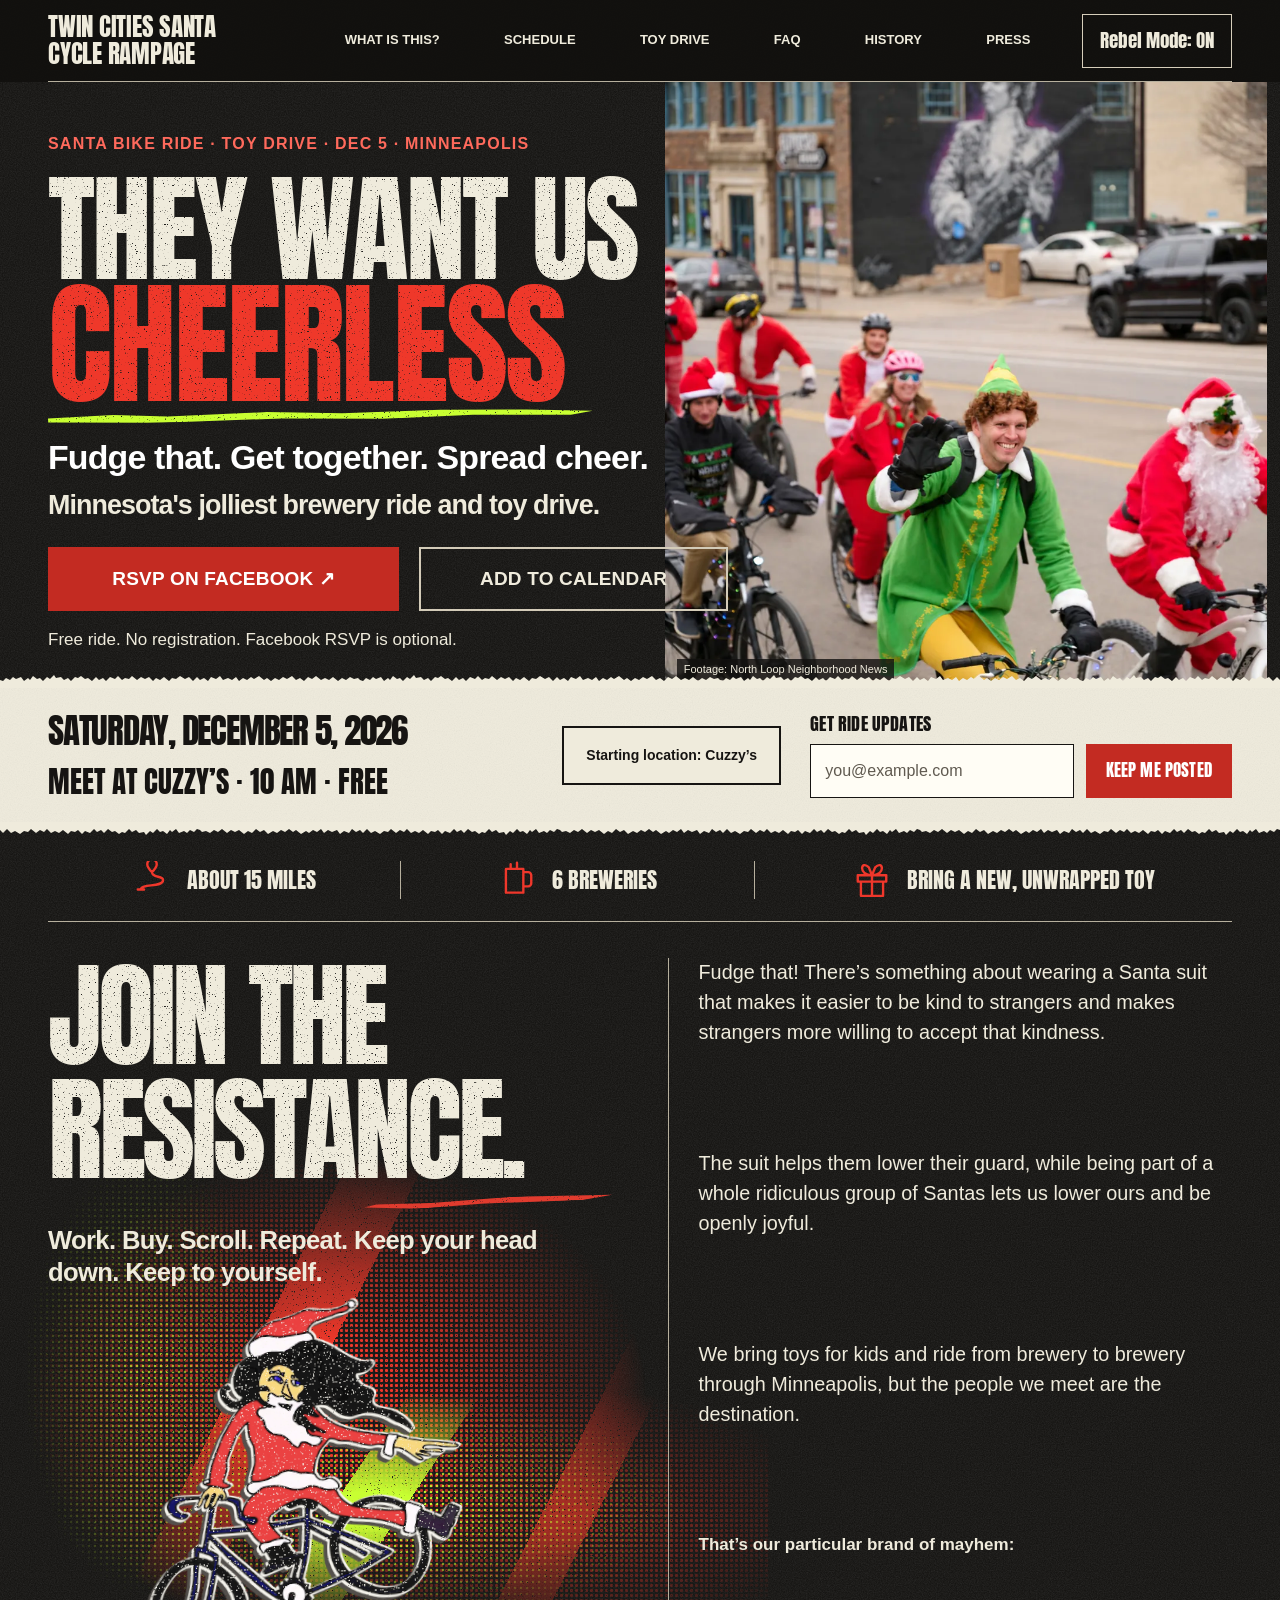
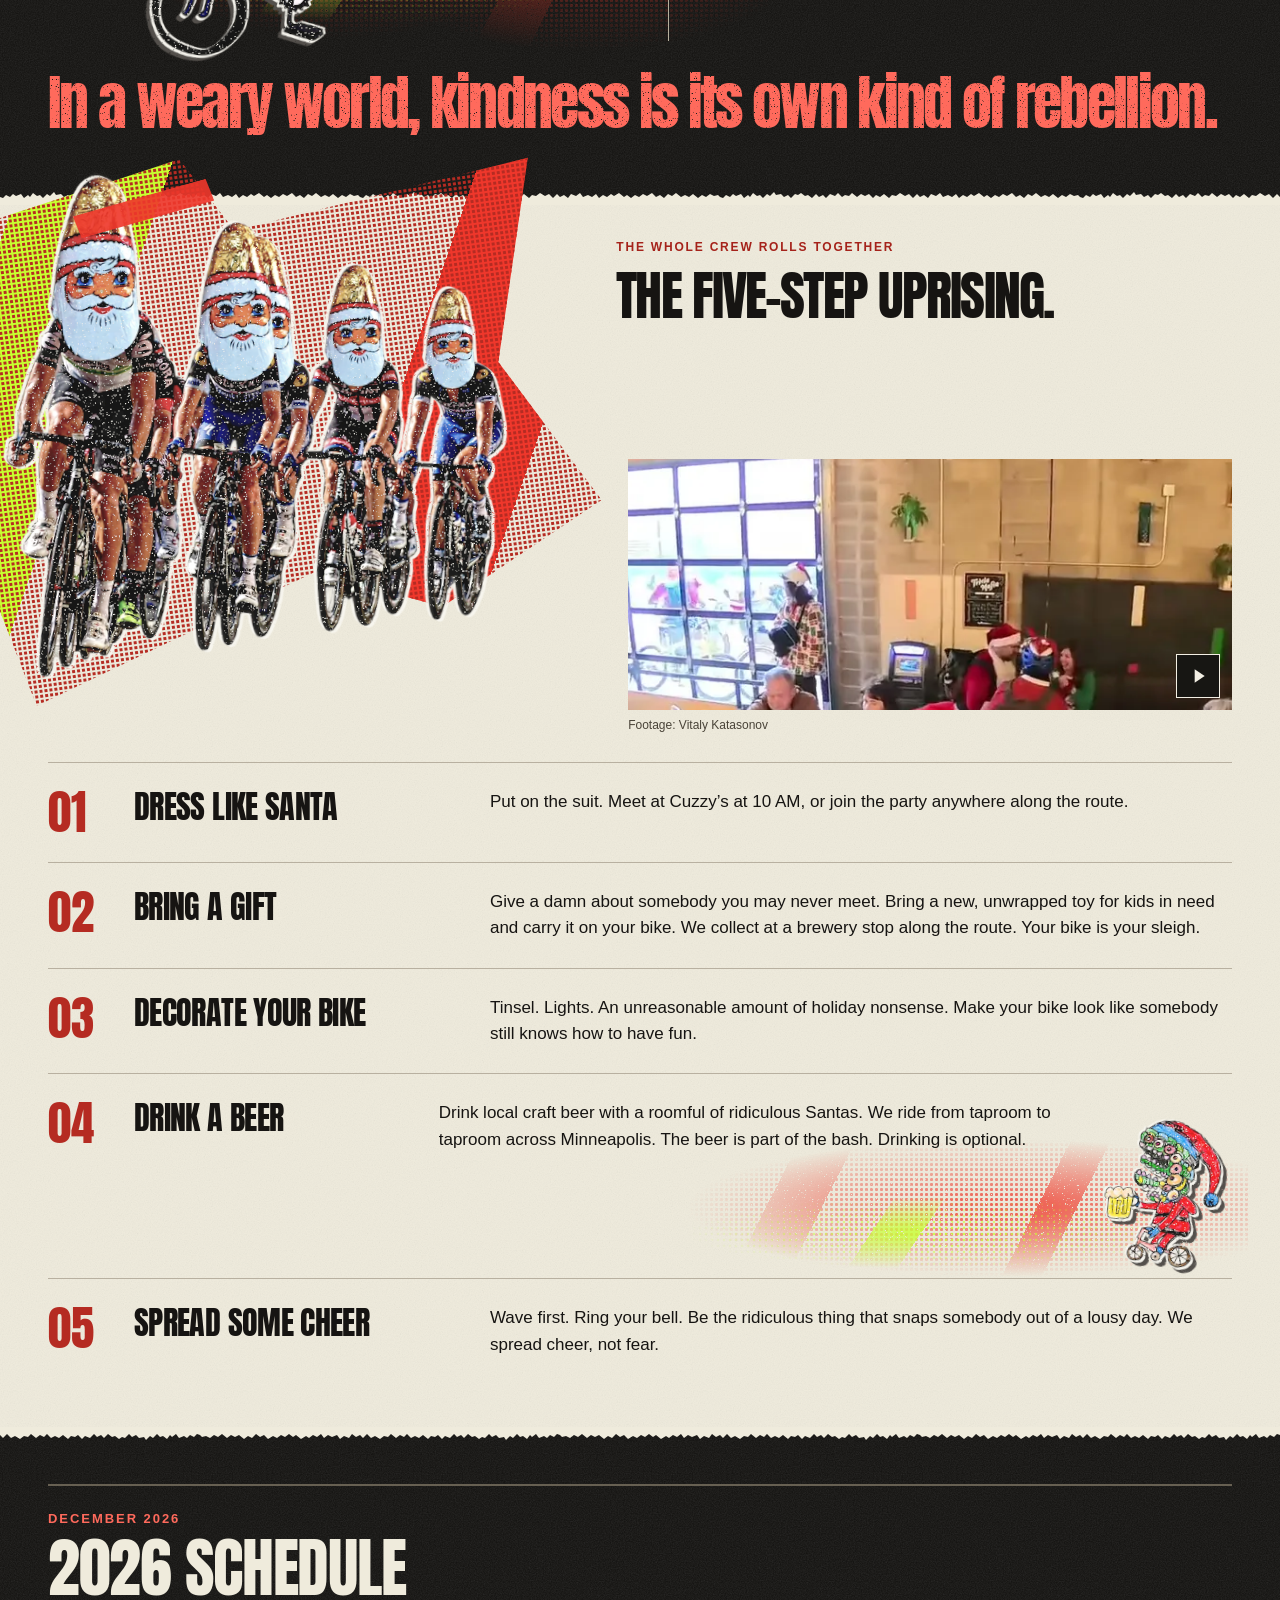
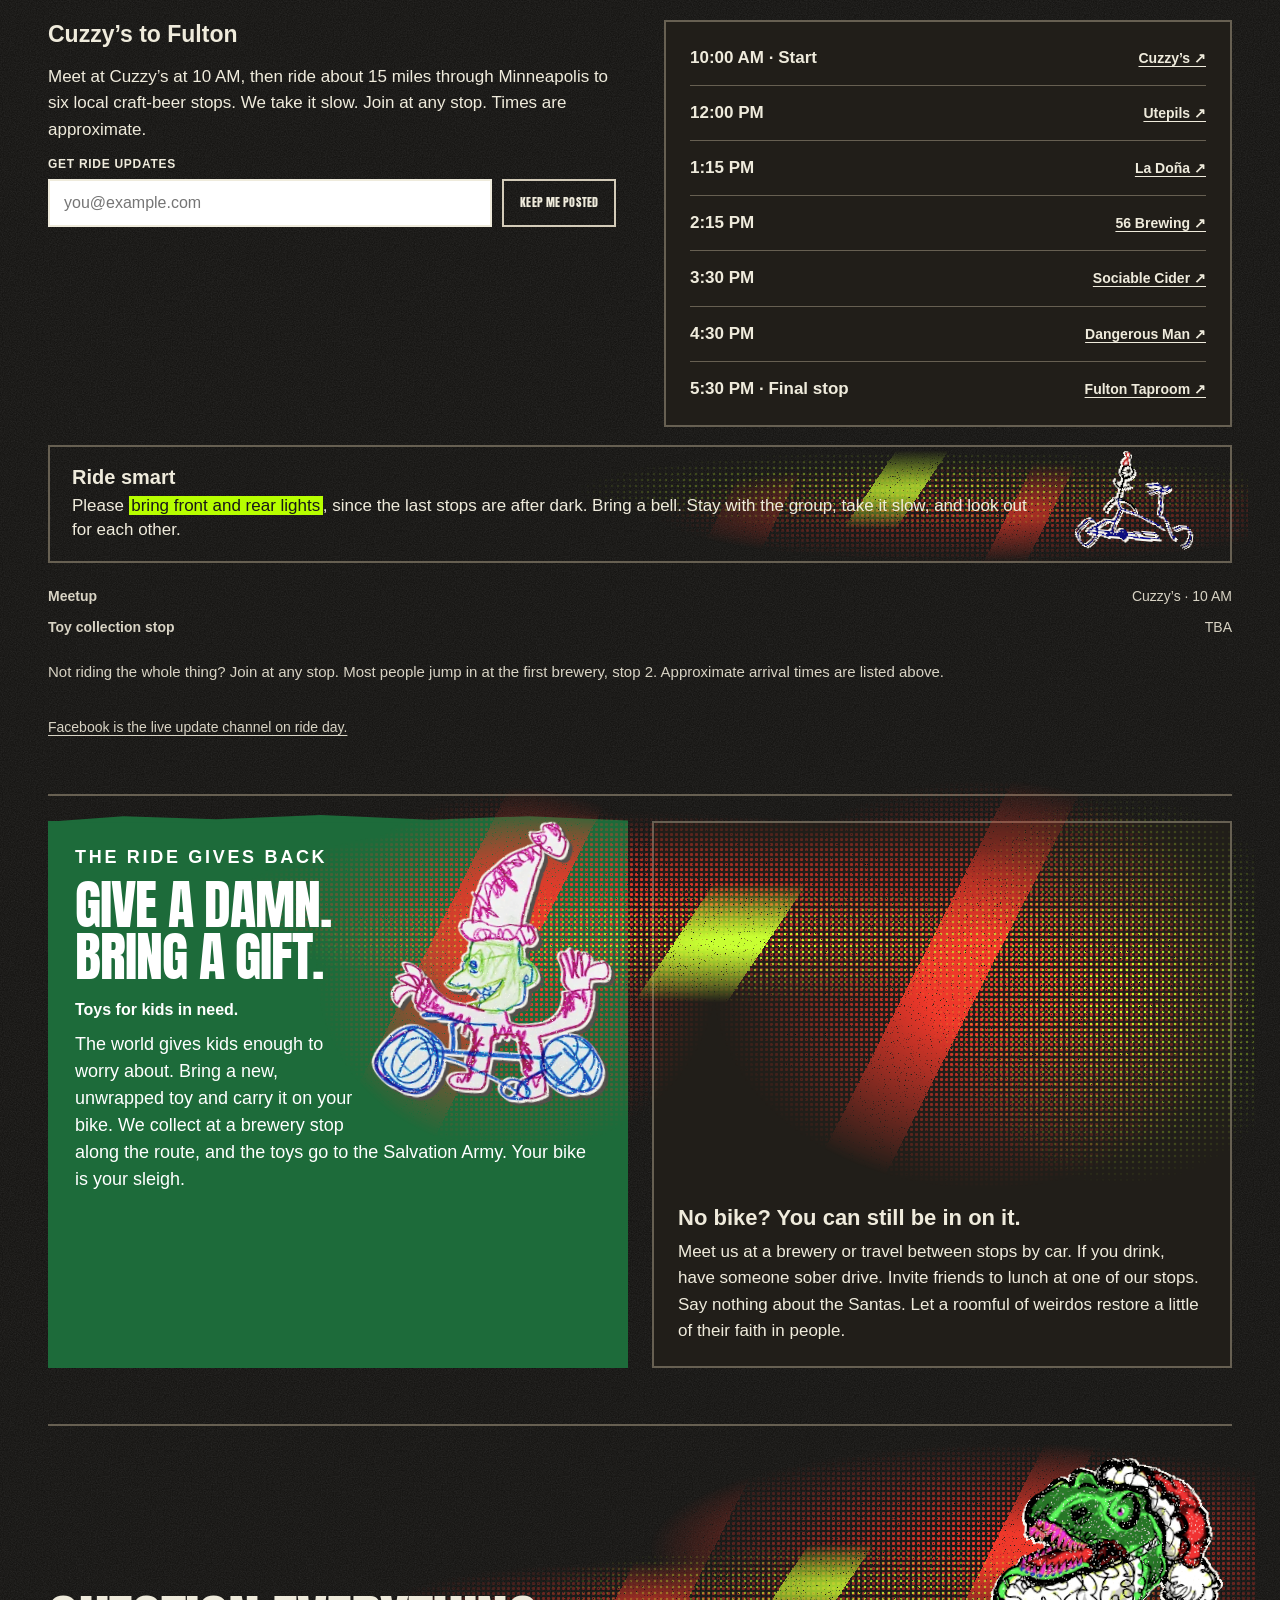
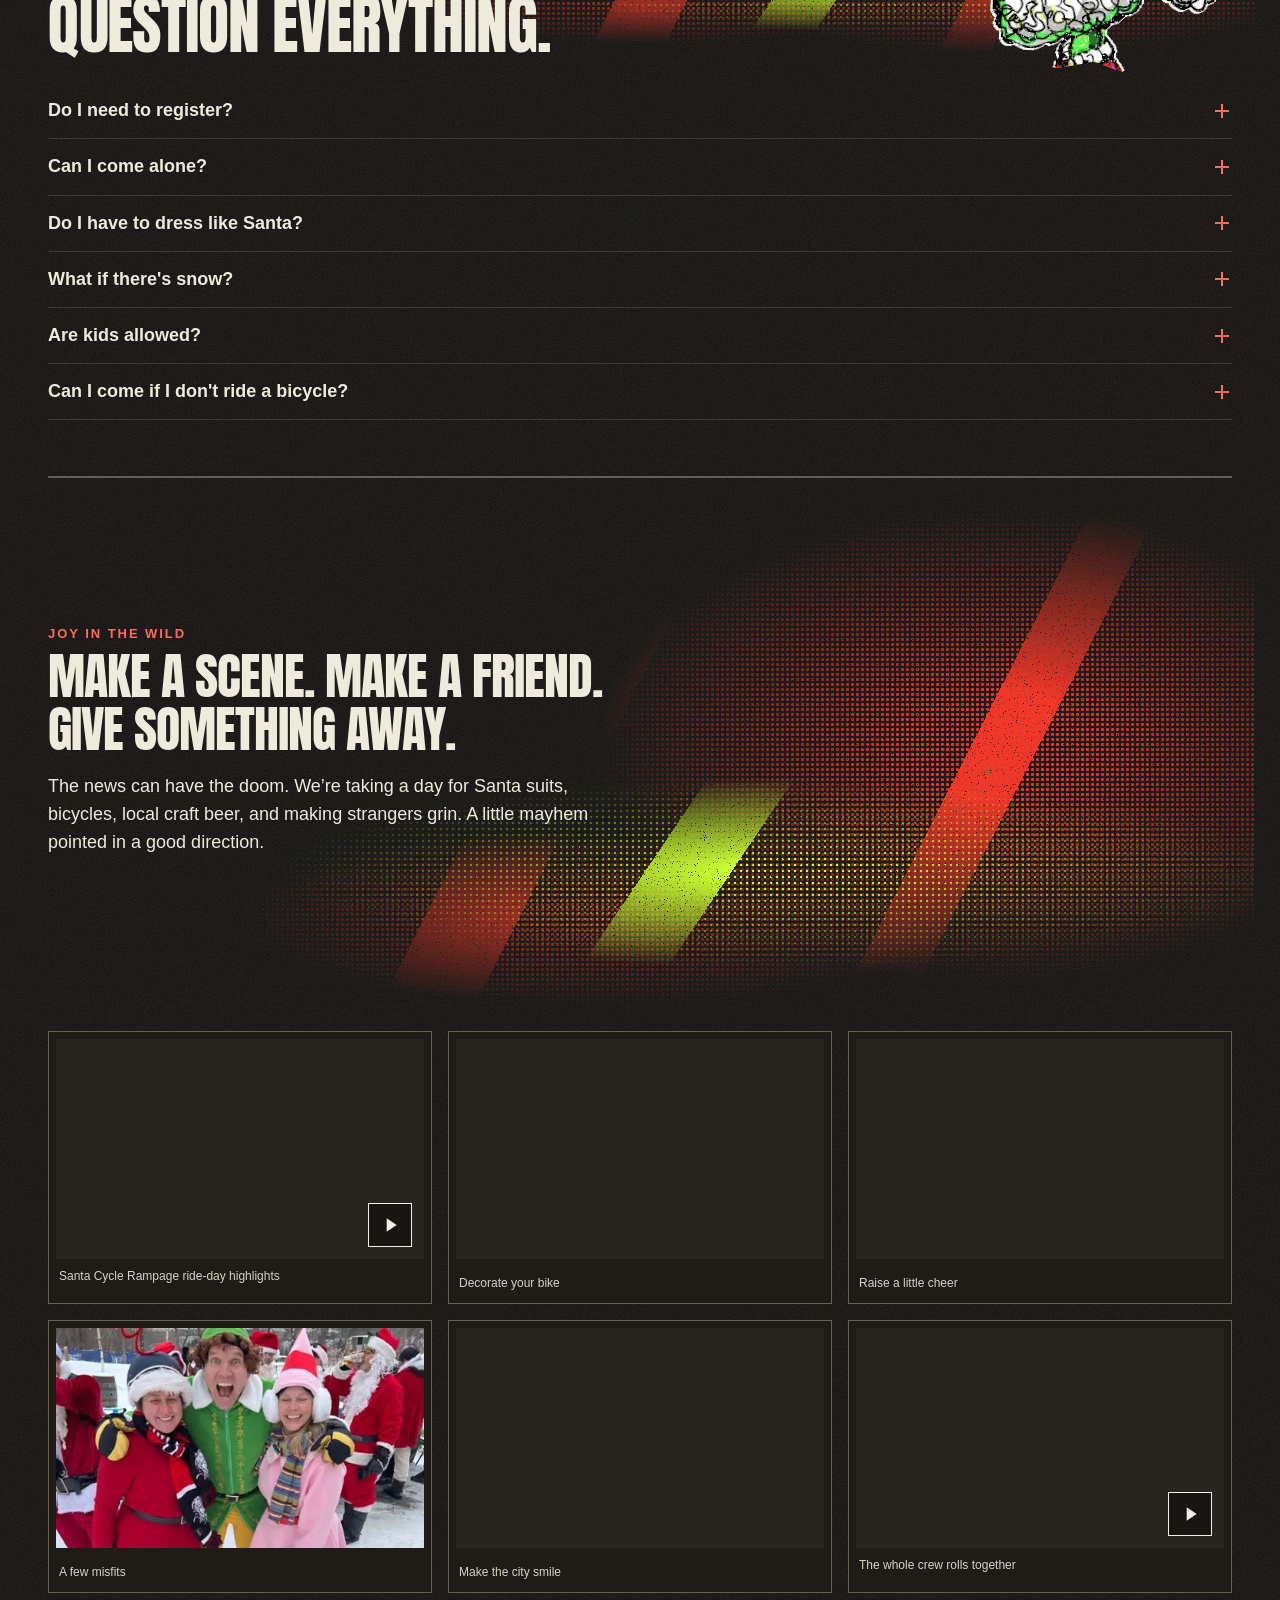
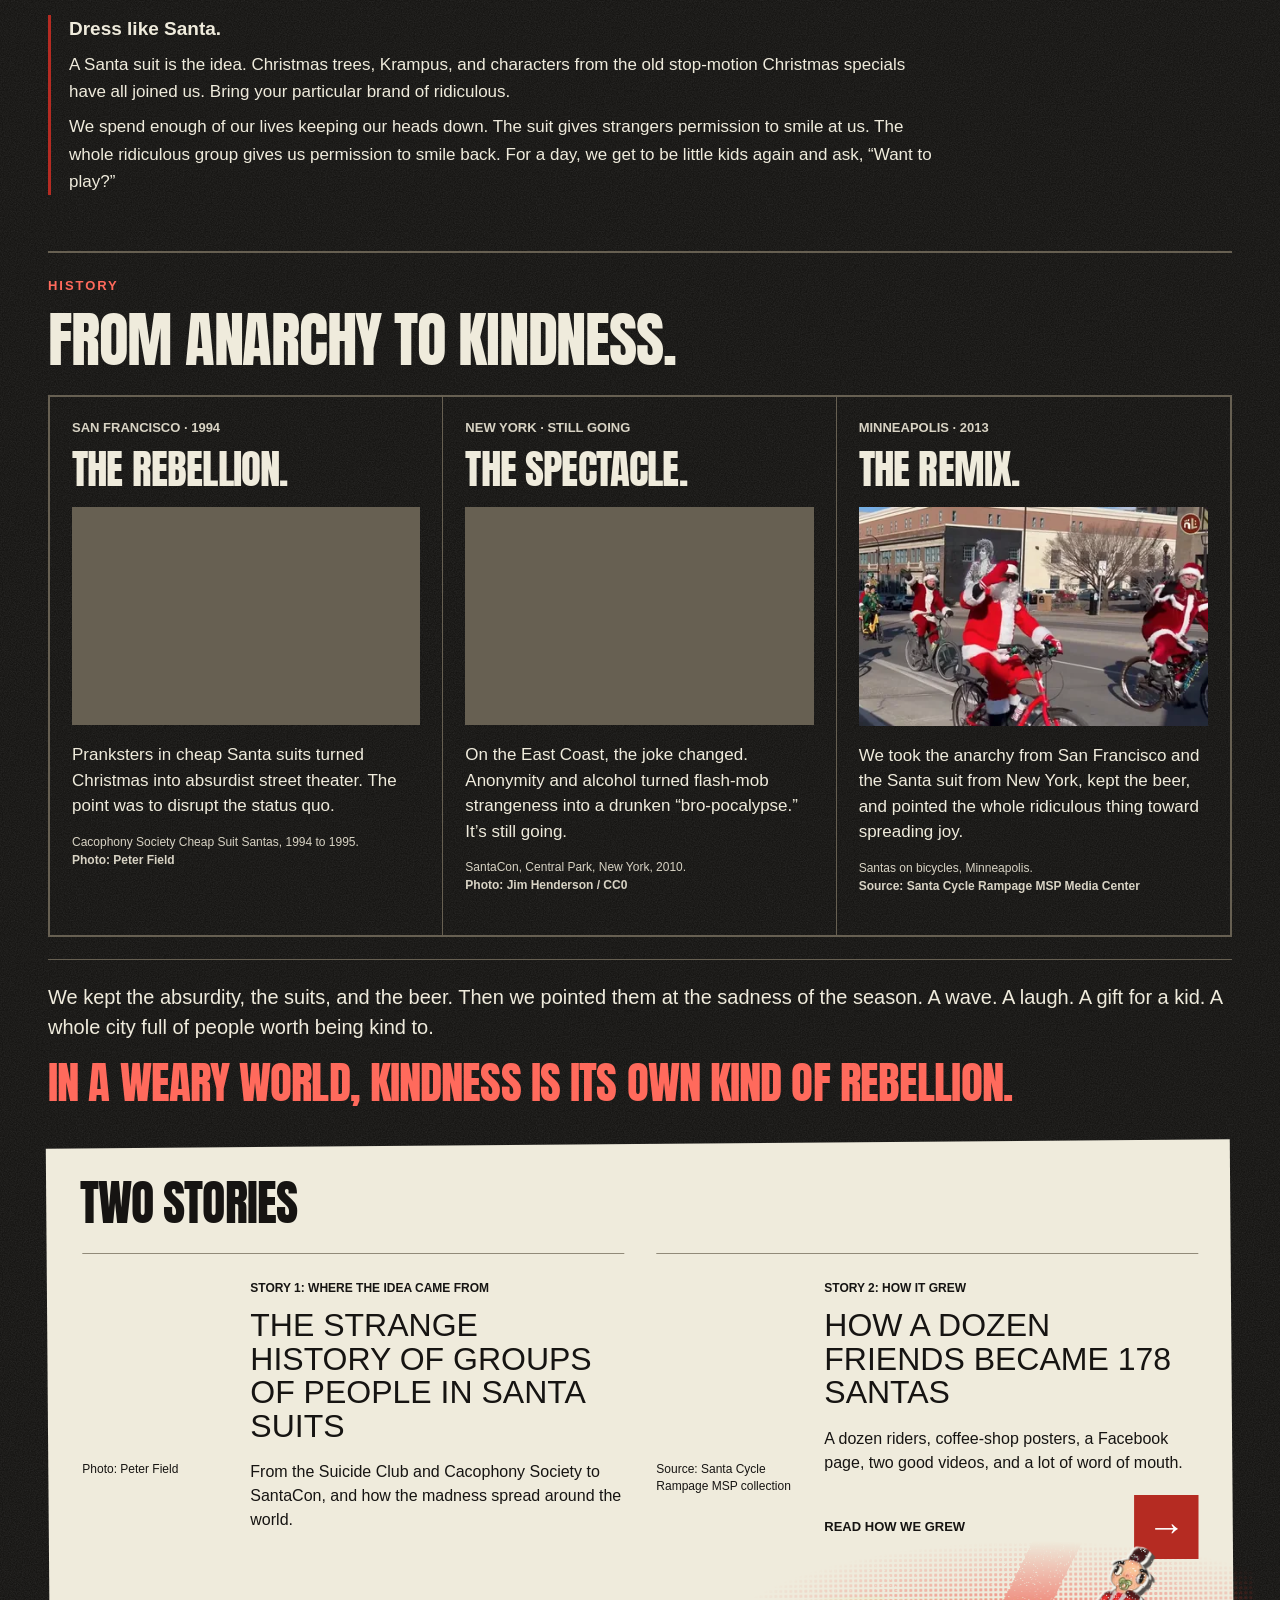
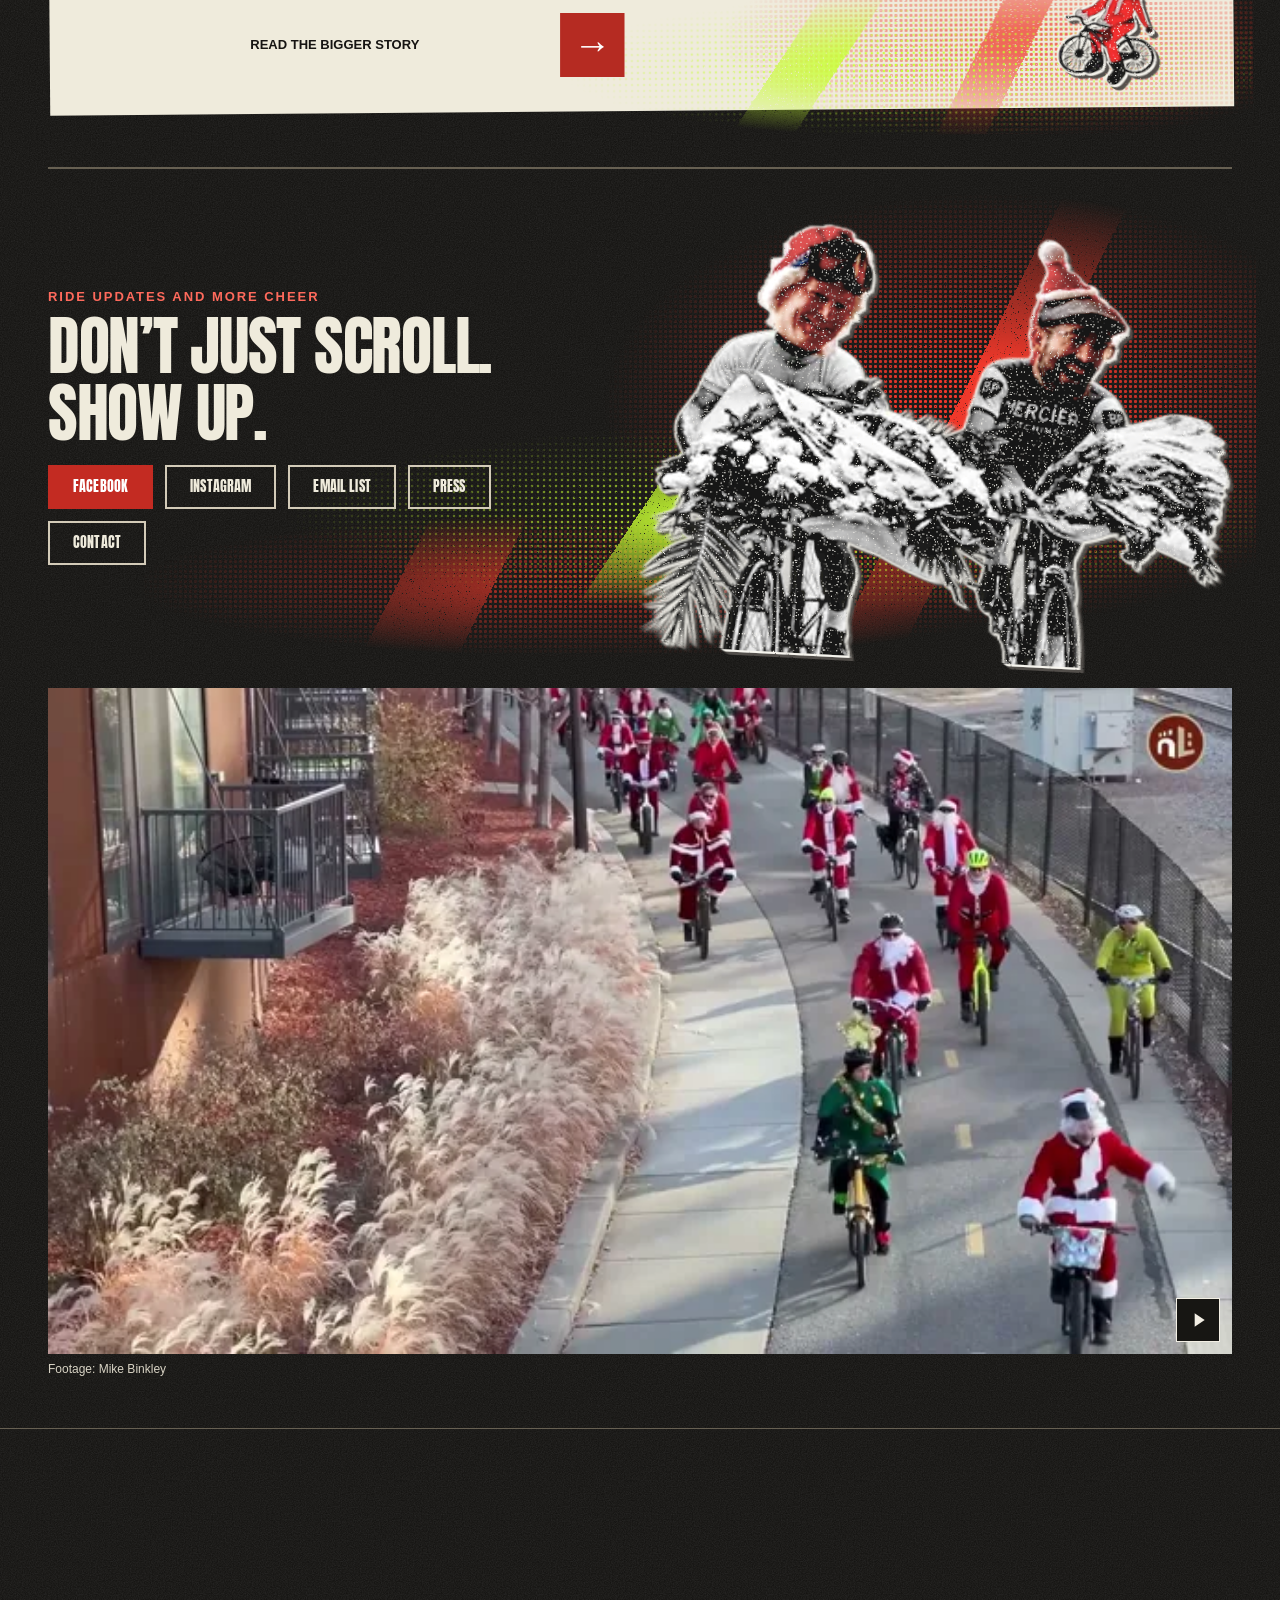
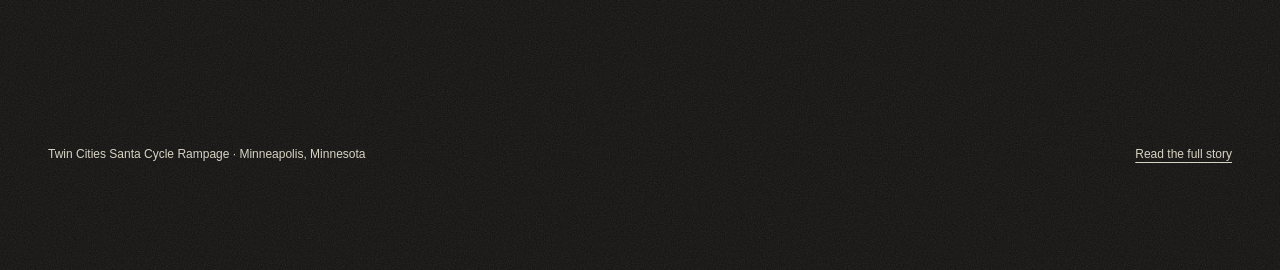
<file: rebel.html>
<!doctype html>
<html lang="en" data-page-mode="rebel" data-site-mode="rebel"><head>
<meta charset="utf-8"><meta name="google-site-verification" content="q4kN9aiz9IwiqMlKps-kd9uDwu2JkqOlaohZ55ckQi8"><meta name="viewport" content="width=device-width,initial-scale=1"><meta name="theme-color" content="#f1eddf"><meta name="robots" content="noindex,follow"><title>Twin Cities Santa Cycle Rampage 2026</title><meta name="description" content="We ride bicycles from brewery to brewery across Minneapolis, dressed like Santas. The destination is the people we meet along the way."><link rel="canonical" href="https://santacyclerampagemsp.org/"><link rel="icon" href="favicon.ico"><link rel="apple-touch-icon" href="apple-touch-icon.png"><meta property="og:type" content="website"><meta property="og:title" content="Twin Cities Santa Cycle Rampage 2026"><meta property="og:description" content="We ride bicycles from brewery to brewery across Minneapolis, dressed like Santas. The destination is the people we meet along the way."><meta property="og:url" content="https://santacyclerampagemsp.org/"><meta property="og:image" content="https://santacyclerampagemsp.org/assets/social-share-prince.jpg"><meta property="og:image:width" content="1200"><meta property="og:image:height" content="630"><meta property="og:image:alt" content="Santa-costumed cyclists riding past the Prince mural in Minneapolis"><meta name="twitter:card" content="summary_large_image"><meta name="twitter:title" content="Twin Cities Santa Cycle Rampage 2026"><meta name="twitter:description" content="We ride bicycles from brewery to brewery across Minneapolis, dressed like Santas. The destination is the people we meet along the way."><meta name="twitter:image" content="https://santacyclerampagemsp.org/assets/social-share-prince.jpg"><script src="site-assets/mode-boot.js?v=2388454eb3"></script><link rel="stylesheet" href="site-assets/default.css?v=2b48d3f30b"><link rel="stylesheet" href="site-assets/components.css?v=9ea05fdb95"><link rel="stylesheet" href="site-assets/rebel.css?v=9afa2cc4dd"><link rel="stylesheet" href="site-assets/pages.css?v=cdbee943a2"><script type="application/ld+json">{
  "@context": "https://schema.org",
  "@type": "Event",
  "name": "Twin Cities Santa Cycle Rampage 2026",
  "url": "https://santacyclerampagemsp.org/",
  "startDate": "2026-12-05T10:00:00-06:00",
  "eventStatus": "https://schema.org/EventScheduled",
  "eventAttendanceMode": "https://schema.org/OfflineEventAttendanceMode",
  "isAccessibleForFree": true,
  "description": "A free holiday bicycle ride through Minneapolis. Dress as Santa or another festive character, decorate your bike, bring a new, unwrapped toy to donate, and ride together between local breweries.",
  "image": [
    "https://santacyclerampagemsp.org/assets/social-share-prince.jpg"
  ],
  "location": {
    "@type": "Place",
    "name": "Cuzzy's",
    "address": {
      "@type": "PostalAddress",
      "addressLocality": "Minneapolis",
      "addressRegion": "MN",
      "addressCountry": "US"
    }
  },
  "organizer": {
    "@type": "Organization",
    "name": "Santa Cycle Rampage MSP",
    "url": "https://santacyclerampagemsp.org/",
    "sameAs": "https://www.facebook.com/SantaCycleRampageMSP/"
  }
}</script><script src="site-assets/site.js?v=d496488c4e" defer></script>
<link rel="preload" href="assets/monster/anton-regular.ttf" as="font" type="font/ttf" crossorigin><link rel="stylesheet" href="site-assets/monster.css?v=971667e18c"><link rel="stylesheet" href="site-assets/monster-match.css?v=350fd26958"><link rel="stylesheet" href="site-assets/monster-vhs.css?v=087aa8c813"><script type="module" src="site-assets/monster-preview.js?v=ab8cf99008"></script><link rel="stylesheet" href="site-assets/cutout-cast.css?v=b9d95f1290"><link rel="preload" as="image" href="assets/optimized/hero-waving-elf-composite-1023.webp" fetchpriority="high"></head><body data-home-page data-monster-preview><svg class="print-filter-definitions" aria-hidden="true" focusable="false" xmlns="http://www.w3.org/2000/svg"><defs><filter id="screenprint" x="0" y="0" width="100%" height="100%"><feTurbulence type="fractalNoise" baseFrequency=".85" numOctaves="3" stitchTiles="stitch" result="noise"/><feColorMatrix in="noise" type="matrix" values="0 0 0 0 0 0 0 0 0 0 0 0 0 0 0 1 0 0 0 0" result="alphaNoise"/><feComponentTransfer in="alphaNoise" result="flecks"><feFuncA type="linear" slope="8" intercept="-5.4"/></feComponentTransfer><feComposite in="SourceGraphic" in2="flecks" operator="out"/></filter><filter id="vhs-tracking" x="-5%" y="0" width="110%" height="100%"><feTurbulence type="fractalNoise" baseFrequency="0 .065" numOctaves="1" seed="9" result="tracking-noise"/><feColorMatrix in="tracking-noise" type="matrix" values="1 0 0 0 0 0 0 0 0 .5 0 0 0 0 .5 0 0 0 0 1" result="horizontal-bands"/><feDisplacementMap in="SourceGraphic" in2="horizontal-bands" scale="32" xChannelSelector="R" yChannelSelector="G"/></filter><filter id="cutout-alpha" x="-3%" y="-3%" width="106%" height="106%"><feComponentTransfer><feFuncA type="discrete" tableValues="0 0 0 0 1 1"/></feComponentTransfer></filter></defs></svg>
<a class="skip-link" href="#main-content">Skip to content</a>
<header class="site-header"><div class="header-bar"><a class="brand" href="#about" aria-label="Twin Cities Santa Cycle Rampage home" data-mode-link><span>TWIN CITIES</span> <span>SANTA</span> <span>CYCLE RAMPAGE</span></a><nav class="desktop-nav" aria-label="Main navigation"><a href="#what" data-mode-link>What is this?</a><a href="#schedule" class="schedule-link" data-mode-link>Schedule</a><a href="#toy" data-mode-link>Toy drive</a><a href="#faq" data-mode-link>FAQ</a><a href="#history" data-mode-link>History</a><a href="press.html">Press</a></nav><div class="header-actions"><div class="mode-control"><button class="mode-toggle" type="button" aria-pressed="true" aria-label="Rebel Mode"><span class="mode-switch" aria-hidden="true"></span><span>Rebel Mode</span></button></div><button class="menu" type="button" aria-label="Open menu" aria-controls="mobile-nav" aria-expanded="false"><span></span><span></span><span></span></button></div></div><nav class="mobile-nav" id="mobile-nav" aria-label="Mobile navigation" hidden><a href="#what" data-mode-link>What is this?</a><a href="#schedule" class="schedule-link" data-mode-link>Schedule</a><a href="#toy" data-mode-link>Toy drive</a><a href="#faq" data-mode-link>FAQ</a><a href="#history" data-mode-link>History</a><a href="press.html">Press</a></nav></header>
<main id="main-content" tabindex="-1">
<section class="hero" id="about" aria-labelledby="event-title"><div class="wrap hero-layout">
<p class="eyebrow hero-eyebrow"><span class="default-only">Minneapolis · Riding since 2013</span><span class="rebel-only">Santa bike ride · Toy drive · Dec 5 · Minneapolis</span></p>
<div class="hero-heading"><h1 class="display hero-title" id="event-title"><span class="default-only"><span class="event-region">Twin Cities</span><span class="title-line">Santa Cycle</span><span class="title-line">Rampage</span></span><span class="rebel-only rebel-title"><span>THEY WANT US</span><span>CHEERLESS</span></span></h1><span class="monster-internal-version rebel-only" aria-hidden="true"><span>v1.9.0</span><span>LIGHTER LOAD</span></span><p class="hero-response rebel-only">Fudge that. Get together. Spread cheer.</p></div>
<p class="hero-tagline">Minnesota's jolliest brewery ride and toy drive.</p>
<p class="hero-description default-only">We ride bicycles from brewery to brewery across Minneapolis, dressed like Santas. The destination is the people we meet along the way.</p>
<div class="monster-art rebel-only" data-monster-media data-takeover="video"><figure class="hero-film"><video data-ambient id="video-hero" muted loop playsinline preload="none" poster="assets/optimized/hero-waving-elf-composite-1023.webp" aria-label="Santa-costumed cyclists riding through Minneapolis" fetchpriority="high" data-poster-source="assets/hero-waving-elf-composite.jpg"><source data-src="assets/mobile/rampage-loop-mobile-720-q29-90d1db01.mp4" media="(max-width: 900px)" type="video/mp4" data-media-source="assets/rampage-loop.mp4"><source data-src="assets/mobile/rampage-loop-desktop-90d1db01.mp4" type="video/mp4"></video><figcaption class="media-caption">Footage: North Loop Neighborhood News</figcaption></figure><img class="mockup-monster" src="assets/mobile/monster-hero-monster-user-800-9d047e62.webp" width="1122" height="1402" alt="Santa monster holding the bicycle handlebars, with red and neon-yellow splashes" aria-hidden="true" fetchpriority="low" decoding="async" srcset="assets/mobile/monster-hero-monster-user-480-9d047e62.webp 480w, assets/mobile/monster-hero-monster-user-800-9d047e62.webp 800w, assets/mobile/monster-hero-monster-user-1122-9d047e62.webp 1122w" sizes="(max-width: 900px) 90vw, 600px" data-media-source="assets/monster/hero-monster-user.png" loading="lazy"></div>
<div class="default-hero-slot default-only" data-default-hero-slot></div><aside class="date-card" id="when-where" aria-labelledby="ride-date"><p class="eyebrow">2026 ride day</p><h2 class="display ride-date" id="ride-date"><time datetime="2026-12-05T10:00:00-06:00"><span>Saturday,</span><span>December 5, 2026</span></time></h2><p class="meet-time">Meet at 10 AM · Free</p><div class="location-status"><strong>Start at Cuzzy’s in the North Loop.</strong> Meet at 10 AM on Saturday, December 5.</div><details class="compact-location rebel-only"><summary>Starting location: Cuzzy’s</summary><div class="compact-location-copy"><strong>Start at Cuzzy’s in the North Loop.</strong> Meet at 10 AM on Saturday, December 5.</div></details><form class="email-signup" action="https://assets.mailerlite.com/jsonp/2739403/forms/202239538838374374/subscribe" method="post"><label for="location-email">Get ride updates</label><div class="email-fields"><input id="location-email" name="fields[email]" type="email" autocomplete="email" placeholder="you@example.com" required><button class="button button-secondary" type="submit">Keep me posted</button></div><input type="hidden" name="ml-submit" value="1"><input type="hidden" name="anticsrf" value="true"><p class="email-signup-status" role="status" aria-live="polite" hidden></p><p class="email-signup-fallback" hidden><a href="https://preview.mailerlite.io/forms/2739403/202239538838374374/share" target="_blank" rel="noopener">Open the signup page instead ↗</a></p><noscript><p>JavaScript is needed for inline signup. <a href="https://preview.mailerlite.io/forms/2739403/202239538838374374/share">Sign up on MailerLite</a>.</p></noscript></form></aside>
<div class="hero-actions"><a class="button" href="https://www.facebook.com/events/1972798296683555/" target="_blank" rel="noopener">RSVP on Facebook ↗</a><a class="button button-secondary" href="santa-cycle-rampage-2026.ics" download>Add to calendar</a></div>
<p class="free-note">Free ride. No registration. Facebook RSVP is optional.</p>
<ul class="quick-facts" aria-label="Quick facts"><li>Free</li><li><svg class="monster-fact-icon" viewBox="0 0 24 24" aria-hidden="true" focusable="false"><path d="M5 18c0-4 14-1 14-6 0-3-7-1-7-5 M12 7c-2-2-3-4-3-5a3 3 0 0 1 6 0c0 1-1 3-3 5Z M3 18h4"/></svg><span>About 15 miles</span></li><li><svg class="monster-fact-icon" viewBox="0 0 24 24" aria-hidden="true" focusable="false"><path d="M5 5h11v15H5z M16 7h3a2 2 0 0 1 2 2v5a2 2 0 0 1-2 2h-3 M8 2v3 M12 1v4"/></svg><span>6 breweries</span></li><li><svg class="monster-fact-icon" viewBox="0 0 24 24" aria-hidden="true" focusable="false"><path d="M3 9h18v4H3z M5 13v9h14v-9 M12 9v13 M12 9C3 9 5-1 10 4l2 5Zm0 0c9 0 7-10 2-5l-2 5Z"/></svg><span>Bring a new, unwrapped toy</span></li><li>No registration</li></ul>
</div></section>
<div class="wrap"><div class="content-sections">
<section class="content-section what-section" id="what" aria-label="What is this?">
<div class="default-only"><p class="eyebrow">The whole idea</p><h2 class="display section-title" id="what-title">What is this?</h2><div class="what-layout"><div class="what-copy"><p class="what-lead">We ride bicycles from brewery to brewery across Minneapolis, dressed like Santas. But the destination is the people we meet along the way.</p><p>A little absurdity, a little beer, a gentle disregard for social norms, and a whole lot of bicycles, kindness, and holiday cheer.</p></div><div data-brewery-slot="default"></div></div><div data-steps-slot="default"></div></div>
<div class="manifesto-section rebel-only" aria-labelledby="manifesto-title"><span class="cast-flow rebel-only" aria-hidden="true"></span><div class="manifesto-heading"><h2 class="display" id="manifesto-title">JOIN THE RESISTANCE.</h2><p class="manifesto-subline">Work. Buy. Scroll. Repeat. Keep your head down. Keep to yourself.</p><figure class="site-cutout cast-pointer rebel-only" aria-hidden="true"><span class="cutout-print"><img src="assets/mobile/monster-cast-longhair-santa-800-d57defc6.webp" width="1228" height="1281" alt="" loading="lazy" decoding="async" draggable="false" srcset="assets/mobile/monster-cast-longhair-santa-320-d57defc6.webp 320w, assets/mobile/monster-cast-longhair-santa-480-d57defc6.webp 480w, assets/mobile/monster-cast-longhair-santa-800-d57defc6.webp 800w" sizes="(max-width: 900px) 76vw, 350px" data-media-source="assets/monster/cast-longhair-santa.webp"></span></figure></div><div class="manifesto-copy"><p>Fudge that! There’s something about wearing a Santa suit that makes it easier to be kind to strangers and makes strangers more willing to accept that kindness.</p>
<p>The suit helps them lower their guard, while being part of a whole ridiculous group of Santas lets us lower ours and be openly joyful.</p>
<p>We bring toys for kids and ride from brewery to brewery through Minneapolis, but the people we meet are the destination.</p><p class="manifesto-closing"><span class="manifesto-preface">That’s our particular brand of mayhem:</span> <strong class="manifesto-rebellion">in a weary world, kindness is its own kind of rebellion.</strong></p></div></div></section>
<section class="content-section uprising-section rebel-only" id="uprising" aria-labelledby="uprising-title"><div class="uprising-masthead"><figure class="chocolate-collage rebel-only"><img class="archive-cutout" width="1356" height="1160" src="assets/mobile/monster-chocolate-clean-800-546a2b81.webp" alt="Chocolate-headed racing cyclists from the 2017 Santa Cycle Rampage poster" loading="lazy" decoding="async" srcset="assets/mobile/monster-chocolate-clean-480-546a2b81.webp 480w, assets/mobile/monster-chocolate-clean-800-546a2b81.webp 800w, assets/mobile/monster-chocolate-clean-1200-546a2b81.webp 1200w" sizes="(max-width: 900px) 100vw, 660px" data-media-source="assets/monster/chocolate-clean.png"></figure><p class="eyebrow">The whole crew rolls together</p><h2 class="display section-title" id="uprising-title">The five-step uprising.</h2></div><div data-brewery-slot="rebel"><figure class="wide-film brewery-film"><video data-ambient id="video-brewery" muted loop playsinline preload="none" aria-label="A roomful of Santas at La Doña brewery" data-poster="assets/mobile/ladona-room-pan-poster-640-ef654288.webp" data-poster-source="assets/ladona-room-pan-poster.jpg"><source data-src="assets/mobile/ladona-room-pan-slower-mobile-6201dfd1.mp4" media="(max-width: 900px)" type="video/mp4" data-media-source="assets/ladona-room-pan-slower.mp4"><source data-src="assets/mobile/ladona-room-pan-slower-desktop-6201dfd1.mp4" type="video/mp4"></video><figcaption class="media-caption">Footage: Vitaly Katasonov</figcaption></figure></div><div data-steps-slot="rebel"><ol class="participation-steps" data-step-rows aria-label="Five ways to join the ride"><li><span class="participation-number" aria-hidden="true">01</span><h3 class="display">Dress like Santa</h3><p><span class="default-only">Put on your Santa suit and meet at 10 AM for breakfast. Note: Many riders join at the first brewery, our second stop, and for them that is where the day begins.</span><span class="rebel-only">Put on the suit. Give people something other than bad news to stare at. Meet at 10 AM for breakfast, or join at the first brewery, our second stop. Plenty of us start there.</span></p></li><li><span class="participation-number" aria-hidden="true">02</span><h3 class="display">Bring a gift</h3><p><span class="default-only">Bring a new, unwrapped toy for kids in need and carry it on your bike. We collect at a brewery stop along the route. Your bike is your sleigh.</span><span class="rebel-only">Give a damn about somebody you may never meet. Bring a new, unwrapped toy for kids in need and carry it on your bike. We collect at a brewery stop along the route. Your bike is your sleigh.</span></p></li><li><span class="participation-number" aria-hidden="true">03</span><h3 class="display">Decorate your bike</h3><p><span class="default-only">Lights, tinsel, and whatever holiday nonsense you can dream up. Make your bike part of the fun.</span><span class="rebel-only">Tinsel. Lights. An unreasonable amount of holiday nonsense. Make your bike look like somebody still knows how to have fun.</span></p></li><li><span class="participation-number" aria-hidden="true">04</span><h3 class="display">Drink a beer</h3><p><span class="default-only">We ride from taproom to taproom for local craft beer, a roomful of Santas, and a little holiday mischief. Drinking is optional.</span><span class="rebel-only">Drink local craft beer with a roomful of ridiculous Santas. We ride from taproom to taproom across Minneapolis. The beer is part of the bash. Drinking is optional.</span></p><span class="cast-flow rebel-only" aria-hidden="true"></span><figure class="site-cutout cast-beer rebel-only" aria-hidden="true"><span class="cutout-print"><img src="assets/mobile/monster-cast-many-eyed-santa-480-f7ba1350.webp" width="1217" height="1293" alt="" loading="lazy" decoding="async" draggable="false" srcset="assets/mobile/monster-cast-many-eyed-santa-240-f7ba1350.webp 240w, assets/mobile/monster-cast-many-eyed-santa-360-f7ba1350.webp 360w, assets/mobile/monster-cast-many-eyed-santa-480-f7ba1350.webp 480w" sizes="145px" data-media-source="assets/monster/cast-many-eyed-santa.webp"></span></figure></li><li><span class="participation-number" aria-hidden="true">05</span><h3 class="display">Spread some cheer</h3><p><span class="default-only">Wave to the people on the sidewalk and watching from their cars. Ring your bell. Give them something to smile about. Keep riding.</span><span class="rebel-only">Wave first. Ring your bell. Be the ridiculous thing that snaps somebody out of a lousy day. We spread cheer, not fear.</span></p></li></ol></div></section>
<section class="content-section schedule-section" id="schedule" aria-labelledby="schedule-title"><span class="legacy-section-anchor" id="stops" aria-hidden="true"></span><p class="eyebrow">December 2026</p><h2 class="display section-title" id="schedule-title">2026 schedule</h2><div class="schedule-layout"><div class="schedule-summary"><h3 class="schedule-heading">Cuzzy’s to Fulton</h3><p class="schedule-description">Meet at Cuzzy’s at 10 AM, then ride about 15 miles through Minneapolis to six local craft-beer stops. We take it slow. Join at any stop. Times are approximate.</p><form class="email-signup" action="https://assets.mailerlite.com/jsonp/2739403/forms/202239538838374374/subscribe" method="post"><label for="schedule-email">Get ride updates</label><div class="email-fields"><input id="schedule-email" name="fields[email]" type="email" autocomplete="email" placeholder="you@example.com" required><button class="button button-secondary" type="submit">Keep me posted</button></div><input type="hidden" name="ml-submit" value="1"><input type="hidden" name="anticsrf" value="true"><p class="email-signup-status" role="status" aria-live="polite" hidden></p><p class="email-signup-fallback" hidden><a href="https://preview.mailerlite.io/forms/2739403/202239538838374374/share" target="_blank" rel="noopener">Open the signup page instead ↗</a></p><noscript><p>JavaScript is needed for inline signup. <a href="https://preview.mailerlite.io/forms/2739403/202239538838374374/share">Sign up on MailerLite</a>.</p></noscript></form></div><div class="schedule-route"><div class="schedule-card" aria-label="Confirmed ride stops"><div class="schedule-row"><span>10:00 AM · Start</span><a href="https://cuzzys.com/" target="_blank" rel="noopener noreferrer">Cuzzy’s ↗</a></div><div class="schedule-row"><span>12:00 PM</span><a href="https://utepilsbrewing.com/" target="_blank" rel="noopener noreferrer">Utepils ↗</a></div><div class="schedule-row"><span>1:15 PM</span><a href="https://dameladona.com/" target="_blank" rel="noopener noreferrer">La Doña ↗</a></div><div class="schedule-row"><span>2:15 PM</span><a href="https://56brewing.com/" target="_blank" rel="noopener noreferrer">56 Brewing ↗</a></div><div class="schedule-row"><span>3:30 PM</span><a href="https://sociablecider.com/" target="_blank" rel="noopener noreferrer">Sociable Cider ↗</a></div><div class="schedule-row"><span>4:30 PM</span><a href="https://dangerousmanbrewing.com/" target="_blank" rel="noopener noreferrer">Dangerous Man ↗</a></div><div class="schedule-row"><span>5:30 PM · Final stop</span><a href="https://www.fultonbeer.com/about/contact" target="_blank" rel="noopener noreferrer">Fulton Taproom ↗</a></div></div><aside class="ride-smart" aria-labelledby="ride-smart-title"><span class="cast-flow rebel-only" aria-hidden="true"></span><figure class="site-cutout cast-doodle rebel-only" aria-hidden="true"><span class="cutout-print"><img src="assets/mobile/monster-cast-stick-bike-319-00cd9c91.webp" width="1536" height="1024" alt="" loading="lazy" decoding="async" draggable="false" srcset="assets/mobile/monster-cast-stick-bike-160-00cd9c91.webp 160w, assets/mobile/monster-cast-stick-bike-240-00cd9c91.webp 240w, assets/mobile/monster-cast-stick-bike-319-00cd9c91.webp 319w" sizes="(max-width: 900px) 108px, 150px" data-media-source="assets/monster/cast-stick-bike.webp"></span></figure><h3 id="ride-smart-title">Ride smart</h3><p>Please <mark class="lights-reminder">bring front and rear lights</mark>, since the last stops are after dark. Bring a bell. Stay with the group, take it slow, and look out for each other.</p></aside><dl class="schedule-logistics"><div><dt>Meetup</dt><dd>Cuzzy’s · 10 AM</dd></div><div><dt>Toy collection stop</dt><dd>TBA</dd></div></dl><p class="schedule-join-note">Not riding the whole thing? Join at any stop. Most people jump in at the first brewery, stop 2. Approximate arrival times are listed above.</p></div><p class="schedule-channel"><a href="https://www.facebook.com/SantaCycleRampageMSP/" target="_blank" rel="noopener">Facebook is the live update channel on ride day.</a></p></div></section>
<section class="content-section gifts-section" id="toy" aria-labelledby="gift-title"><span class="cast-flow rebel-only" aria-hidden="true"></span><span class="legacy-section-anchor" id="gifts" aria-hidden="true"></span><div class="gift-panel"><figure class="site-cutout cast-wave rebel-only" aria-hidden="true"><span class="cutout-print"><img src="assets/mobile/monster-cast-crayon-wave-640-9e44b4a9.webp" width="1129" height="1393" alt="" loading="lazy" decoding="async" draggable="false" srcset="assets/mobile/monster-cast-crayon-wave-240-9e44b4a9.webp 240w, assets/mobile/monster-cast-crayon-wave-360-9e44b4a9.webp 360w, assets/mobile/monster-cast-crayon-wave-640-9e44b4a9.webp 640w" sizes="(max-width: 900px) 38vw, 250px" data-media-source="assets/monster/cast-crayon-wave.webp"></span></figure><p class="eyebrow">The ride gives back</p><h2 class="display" id="gift-title"><span class="default-only">Bring a gift.</span><span class="rebel-only">Give a damn. Bring a gift.</span></h2><p class="toy-purpose">Toys for kids in need.</p><p><span class="default-only">Bring a new, unwrapped toy and carry it on your bike. We collect at a brewery stop along the route, and the toys go to the Salvation Army. Your bike is your sleigh.</span><span class="rebel-only">The world gives kids enough to worry about. Bring a new, unwrapped toy and carry it on your bike. We collect at a brewery stop along the route, and the toys go to the Salvation Army. Your bike is your sleigh.</span></p></div><aside class="spectator-card"><figure class="site-cutout cast-dinner rebel-only" aria-hidden="true"><span class="cutout-print"><img src="assets/mobile/monster-cast-dinner-invasion-640-d72ff415.webp" width="1254" height="1254" alt="" loading="lazy" decoding="async" draggable="false" srcset="assets/mobile/monster-cast-dinner-invasion-320-d72ff415.webp 320w, assets/mobile/monster-cast-dinner-invasion-640-d72ff415.webp 640w, assets/mobile/monster-cast-dinner-invasion-960-d72ff415.webp 960w" sizes="(max-width: 900px) calc(100vw - 40px), 390px" data-media-source="assets/monster/cast-dinner-invasion.webp"></span></figure><h3><span class="default-only">Not riding? Come for the Santas.</span><span class="rebel-only">No bike? You can still be in on it.</span></h3><p><span class="default-only">Meet us at a brewery or travel between stops by car. If you drink, have someone sober drive. Plan lunch with friends at one of our stops, and don't mention the Santas. Let us be the surprise.</span><span class="rebel-only">Meet us at a brewery or travel between stops by car. If you drink, have someone sober drive. Invite friends to lunch at one of our stops. Say nothing about the Santas. Let a roomful of weirdos restore a little of their faith in people.</span></p></aside></section>
<section class="content-section faq-section shared-faq" id="faq" aria-labelledby="faq-title"><div class="cast-faq-masthead"><span class="cast-flow rebel-only" aria-hidden="true"></span><h2 class="display section-title" id="faq-title"><span class="default-only">FAQ</span><span class="rebel-only">Question everything.</span></h2><figure class="site-cutout cast-questioner rebel-only" aria-hidden="true"><span class="cutout-print"><img src="assets/mobile/monster-cast-dinosaur-santa-640-434c18f6.webp" width="1024" height="1536" alt="" loading="lazy" decoding="async" draggable="false" srcset="assets/mobile/monster-cast-dinosaur-santa-240-434c18f6.webp 240w, assets/mobile/monster-cast-dinosaur-santa-360-434c18f6.webp 360w, assets/mobile/monster-cast-dinosaur-santa-640-434c18f6.webp 640w" sizes="(max-width: 900px) 140px, 250px" data-media-source="assets/monster/cast-dinosaur-santa.webp"></span></figure></div><details data-faq-id="register"><summary><span>Do I need to register?</span><svg class="faq-indicator" viewBox="0 0 20 20" aria-hidden="true" focusable="false"><path d="M4 10h12"/><path class="faq-indicator-vertical" d="M10 4v12"/></svg></summary><div class="faq-answer"><div class="default-only"><p>No. The ride is free and there is no registration. Show up and ride. You can <a href="https://www.facebook.com/events/1972798296683555/" target="_blank" rel="noopener">RSVP on Facebook</a>, it’s optional, but appreciated!</p></div><div class="rebel-only"><p>No tickets. No registration. The ride is free. Show up and ride. An <a href="https://www.facebook.com/events/1972798296683555/" target="_blank" rel="noopener">RSVP on Facebook</a> is optional, but appreciated. That’s the entire entrance exam.</p></div></div></details><details data-faq-id="alone"><summary><span>Can I come alone?</span><svg class="faq-indicator" viewBox="0 0 20 20" aria-hidden="true" focusable="false"><path d="M4 10h12"/><path class="faq-indicator-vertical" d="M10 4v12"/></svg></summary><div class="faq-answer"><div class="default-only"><p>Yes. You don’t need to know anyone to join us. Come on your own or bring a friend. Put on your Santa suit, say hello, and ride with the group.</p></div><div class="rebel-only"><p>Yes. You don’t need a crew or an introduction. Put on your Santa suit, say hello, and ride with us. We’re all strangers until somebody waves first.</p></div></div></details><details data-faq-id="costume"><summary><span>Do I have to dress like Santa?</span><svg class="faq-indicator" viewBox="0 0 20 20" aria-hidden="true" focusable="false"><path d="M4 10h12"/><path class="faq-indicator-vertical" d="M10 4v12"/></svg></summary><div class="faq-answer"><div class="default-only"><p>A Santa suit is the idea, and most of us wear one. You’re still welcome if you turn up as something else. We’ve had Christmas trees, Krampus, and a whole assortment of characters from the old stop-motion Christmas specials.</p></div><div class="rebel-only"><p>A Santa suit is the idea, and most of us wear one. But a Christmas tree, Krampus, or a character from the old stop-motion Christmas specials can join the mayhem too. You’re welcome as something else. Give us something to grin at.</p></div></div></details><details data-faq-id="snow"><summary><span>What if there's snow?</span><svg class="faq-indicator" viewBox="0 0 20 20" aria-hidden="true" focusable="false"><path d="M4 10h12"/><path class="faq-indicator-vertical" d="M10 4v12"/></svg></summary><div class="faq-answer">
<p>We’ve ridden through snowstorms, ice, freezing rain and, unfortunately, increasingly warm weather. Christmas is starting to feel like Christmas in July. Yikes.</p>
<p>It’s Minneapolis in December, so dress appropriately. We’re seeing more and more fat bikes on the ride these days. They’ve become pretty common. If there’s snow or ice, studded tires are recommended.</p>
<p>Ultimately, ride only in conditions you’re comfortable with, and make sure your bike is set up accordingly. Even in the coldest years, people often start shedding layers by midday.</p>
<p>You may see Santas ducking into brewery bathrooms to peel off sweaty sweatpants beneath their costumes.</p>
<p>Turns out Santa suits don’t breathe particularly well.</p></div></details><details data-faq-id="kids"><summary><span>Are kids allowed?</span><svg class="faq-indicator" viewBox="0 0 20 20" aria-hidden="true" focusable="false"><path d="M4 10h12"/><path class="faq-indicator-vertical" d="M10 4v12"/></svg></summary><div class="faq-answer"><p>Sorta. Kids need to be with a parent or guardian, but this isn’t an event made for kids. We pride ourselves on not being rowdy, but it’s still a winter brewery ride with adults drinking. The full ride is about 15 miles, conditions can be icy, and the last stops are after dark.</p><p>If you bring kids, use your judgment about the conditions and distance. Joining for one or two stops earlier in the day may be a better fit than the full ride. If you’re driving between stops, stay sober.</p><p>Ride at your own risk and follow traffic laws.</p></div></details><details data-faq-id="not-riding"><summary><span>Can I come if I don't ride a bicycle?</span><svg class="faq-indicator" viewBox="0 0 20 20" aria-hidden="true" focusable="false"><path d="M4 10h12"/><path class="faq-indicator-vertical" d="M10 4v12"/></svg></summary><div class="faq-answer"><p>Absolutely. Check the schedule and meet your friends at a brewery. You can join the roomful of Santas without riding between stops.</p><p>Or invite some unsuspecting friends out for lunch at one of our stops. Plan to arrive about 30 minutes before we do.</p><p><strong>Don’t tell them about the Santas.</strong> Let us be the surprise.</p></div></details></section>
<section class="content-section vibe-section" id="vibe" aria-labelledby="vibe-title"><div class="cast-vibe-masthead"><span class="cast-flow rebel-only" aria-hidden="true"></span><div class="cast-vibe-copy"><p class="eyebrow">Joy in the wild</p><h2 class="display section-title" id="vibe-title"><span class="default-only">The vibe</span><span class="rebel-only">Make a scene. Make a friend. Give something away.</span></h2><p class="section-intro"><span class="default-only">A little absurdity, a little beer, a gentle disregard for social norms, and a whole lot of bicycles, kindness, and holiday cheer.</span><span class="rebel-only">The news can have the doom. We’re taking a day for Santa suits, bicycles, local craft beer, and making strangers grin. A little mayhem pointed in a good direction.</span></p></div><figure class="site-cutout cast-crew rebel-only" aria-hidden="true"><span class="cutout-print"><img src="assets/mobile/monster-cast-vintage-friends-640-5890c11e.webp" width="1333" height="1180" alt="" loading="lazy" decoding="async" draggable="false" srcset="assets/mobile/monster-cast-vintage-friends-320-5890c11e.webp 320w, assets/mobile/monster-cast-vintage-friends-640-5890c11e.webp 640w, assets/mobile/monster-cast-vintage-friends-960-5890c11e.webp 960w" sizes="(max-width: 900px) calc(100vw - 40px), 600px" data-media-source="assets/monster/cast-vintage-friends.webp"></span></figure></div><div class="vibe-grid"><figure class="portrait-video"><video data-ambient id="video-vibe" muted loop playsinline preload="none" aria-label="This is what Santa Cycle Rampage ride day feels like" data-poster="assets/mobile/ride-day-promo-portrait-poster-640-fc680e07.webp" data-poster-source="assets/ride-day-promo-portrait-poster.jpg"><source data-src="assets/mobile/ride-day-promo-portrait-mobile-9ab7595e.mp4" media="(max-width: 900px)" type="video/mp4" data-media-source="assets/ride-day-promo-portrait.mp4"><source data-src="assets/mobile/ride-day-promo-portrait-desktop-9ab7595e.mp4" type="video/mp4"></video><figcaption class="media-caption">Santa Cycle Rampage ride-day highlights</figcaption></figure><figure class="decorated-bike-photo"><img src="assets/optimized/decorated-bike-rider-960.webp" alt="A Santa rider beside a bicycle covered in garland, ornaments and a reindeer decoration" loading="lazy" decoding="async" srcset="assets/optimized/decorated-bike-rider-480.webp 480w, assets/optimized/decorated-bike-rider-960.webp 960w" sizes="(max-width: 600px) calc(100vw - 40px), (max-width: 900px) 50vw, 700px" data-media-source="assets/decorated-bike-rider.jpg" width="960" height="1280"><figcaption>Decorate your bike</figcaption></figure><figure><img src="assets/optimized/brewery-1115.webp" alt="A brewery crowded with Santa-costumed riders" loading="lazy" decoding="async" srcset="assets/optimized/brewery-480.webp 480w, assets/optimized/brewery-1115.webp 1115w" sizes="(max-width: 600px) calc(100vw - 40px), (max-width: 900px) 50vw, 700px" data-media-source="assets/brewery.jpg" width="1115" height="1487"><figcaption>Raise a little cheer</figcaption></figure><figure class="misfits-photo"><img src="assets/optimized/elf-480.webp" alt="Buddy the Elf with two festive riders in the snow" loading="lazy" decoding="async" srcset="assets/optimized/elf-480.webp 480w" sizes="(max-width: 600px) calc(100vw - 40px), (max-width: 900px) 50vw, 700px" data-media-source="assets/elf.jpg" width="624" height="836"><figcaption>A few misfits</figcaption></figure><figure><img src="assets/optimized/aerial-1059.webp" alt="A stream of Santa cyclists seen from above" loading="lazy" decoding="async" srcset="assets/optimized/aerial-480.webp 480w, assets/optimized/aerial-1059.webp 1059w" sizes="(max-width: 600px) calc(100vw - 40px), (max-width: 900px) 50vw, 700px" data-media-source="assets/aerial.jpg" width="1059" height="590"><figcaption>Make the city smile</figcaption></figure><figure class=""><video data-ambient id="video-crew" muted loop playsinline preload="none" aria-label="A large group of Santa cyclists filling a Minneapolis street" data-poster="assets/mobile/santa-pack-loop-poster-640-3a416301.webp" data-poster-source="assets/santa-pack-loop-poster.jpg"><source data-src="assets/mobile/santa-pack-loop-mobile-7b593aee.mp4" media="(max-width: 900px)" type="video/mp4" data-media-source="assets/santa-pack-loop.mp4"><source data-src="assets/mobile/santa-pack-loop-desktop-7b593aee.mp4" type="video/mp4"></video><figcaption class="media-caption">The whole crew rolls together</figcaption></figure></div><div class="vibe-note"><h3>Dress like Santa.</h3><p><span class="default-only">A Santa suit is the idea. We've also had Christmas trees, Krampus, and a whole assortment of characters from the old stop-motion Christmas specials.</span><span class="rebel-only">A Santa suit is the idea. Christmas trees, Krampus, and characters from the old stop-motion Christmas specials have all joined us. Bring your particular brand of ridiculous.</span></p><p><span class="default-only">The costumes help us lower the shields we put around our hearts. They make it easier to be kind to strangers, and easier for strangers to open up to us. Like little kids meeting each other and asking, “Want to play?” A Santa suit doesn’t have to hide your true self. Sometimes it lets that self come out.</span><span class="rebel-only">We spend enough of our lives keeping our heads down. The suit gives strangers permission to smile at us. The whole ridiculous group gives us permission to smile back. For a day, we get to be little kids again and ask, “Want to play?”</span></p></div></section>
<section class="content-section history-section history-hub" id="history" aria-labelledby="history-title"><span id="santa-mayhem" class="legacy-history-anchor" aria-hidden="true"></span><p class="eyebrow">History</p><h2 class="display section-title" id="history-title">From anarchy to kindness.</h2><ol class="history-cards" id="origins" aria-label="From San Francisco to New York to Minneapolis"><li><p class="history-card-place">San Francisco · 1994</p><h3 class="display">The rebellion.</h3><figure><img src="assets/mobile/history-san-francisco-cheap-suit-santas-1995-800-a4a3a9d0.webp" alt="Cacophony Society Cheap Suit Santas making irreverent gestures inside a bus in 1995" width="800" height="579" loading="lazy" decoding="async" style="object-position:50% 50%" srcset="assets/mobile/history-san-francisco-cheap-suit-santas-1995-479-a4a3a9d0.webp 479w, assets/mobile/history-san-francisco-cheap-suit-santas-1995-800-a4a3a9d0.webp 800w" sizes="(max-width: 600px) calc(100vw - 40px), (max-width: 900px) 50vw, 700px" data-media-source="assets/history/san-francisco-cheap-suit-santas-1995.png"><p class="history-card-description">Pranksters in cheap Santa suits turned Christmas into absurdist street theater. The point was to disrupt the status quo.</p><figcaption><span>Cacophony Society Cheap Suit Santas, 1994 to 1995.</span><strong>Photo: Peter Field</strong></figcaption></figure></li><li><p class="history-card-place">New York · Still going</p><h3 class="display">The spectacle.</h3><figure><img src="assets/mobile/history-new-york-santacon-2010-cc0-960-f39b6158.webp" alt="A large gathering of Santas at Bethesda Terrace in New York’s Central Park" width="4083" height="2997" loading="lazy" decoding="async" style="object-position:50% 65%" srcset="assets/mobile/history-new-york-santacon-2010-cc0-480-f39b6158.webp 480w, assets/mobile/history-new-york-santacon-2010-cc0-960-f39b6158.webp 960w, assets/mobile/history-new-york-santacon-2010-cc0-1440-f39b6158.webp 1440w" sizes="(max-width: 600px) calc(100vw - 40px), (max-width: 900px) 50vw, 700px" data-media-source="assets/history/new-york-santacon-2010-cc0.jpg"><p class="history-card-description">On the East Coast, the joke changed. Anonymity and alcohol turned flash-mob strangeness into a drunken “bro-pocalypse.” It’s still going.</p><figcaption><span>SantaCon, Central Park, New York, 2010.</span><strong>Photo: Jim Henderson / CC0</strong></figcaption></figure></li><li><p class="history-card-place">Minneapolis · 2013</p><h3 class="display">The remix.</h3><figure><img src="assets/mobile/history-minneapolis-prince-mural-960-af3e53ae.webp" alt="Santa-costumed cyclists waving as they ride past the Prince mural in Minneapolis" width="1746" height="920" loading="lazy" decoding="async" style="object-position:100% 50%" srcset="assets/mobile/history-minneapolis-prince-mural-480-af3e53ae.webp 480w, assets/mobile/history-minneapolis-prince-mural-960-af3e53ae.webp 960w, assets/mobile/history-minneapolis-prince-mural-1440-af3e53ae.webp 1440w" sizes="(max-width: 600px) calc(100vw - 40px), (max-width: 900px) 50vw, 700px" data-media-source="assets/history/minneapolis-prince-mural.png"><p class="history-card-description">We took the anarchy from San Francisco and the Santa suit from New York, kept the beer, and pointed the whole ridiculous thing toward spreading joy.</p><figcaption><span>Santas on bicycles, Minneapolis.</span><strong>Source: Santa Cycle Rampage MSP Media Center</strong></figcaption></figure></li></ol><p class="history-bridge"><span class="default-only">San Francisco taught us to disrupt. New York showed us what happens when the joke loses its purpose. Minneapolis found another way: keep the chaos, but make somebody's day better.</span><span class="rebel-only">We kept the absurdity, the suits, and the beer. Then we pointed them at the sadness of the season. A wave. A laugh. A gift for a kid. A whole city full of people worth being kind to.</span></p><p class="display history-rebellion">In a weary world, kindness is its own kind of rebellion.</p><div class="two-stories-band" id="two-stories" role="group" aria-labelledby="two-stories-title"><span class="cast-flow rebel-only" aria-hidden="true"></span><h3 class="display" id="two-stories-title">Two stories</h3><nav class="history-paths" aria-label="Choose a complete history"><article class="history-path-panel"><a class="history-path story-feature" data-mode-link href="story.html" aria-labelledby="santacon-path-title santacon-path-link"><figure class="history-path-photo"><img src="assets/mobile/history-san-francisco-cheap-suit-santas-1995-800-a4a3a9d0.webp" alt="Cacophony Society Cheap Suit Santas making irreverent gestures inside a bus in 1995" loading="lazy" decoding="async" style="object-position:50% 50%" srcset="assets/mobile/history-san-francisco-cheap-suit-santas-1995-479-a4a3a9d0.webp 479w, assets/mobile/history-san-francisco-cheap-suit-santas-1995-800-a4a3a9d0.webp 800w" sizes="(max-width: 600px) calc(100vw - 40px), (max-width: 900px) 50vw, 700px" data-media-source="assets/history/san-francisco-cheap-suit-santas-1995.png" width="800" height="579"><figcaption>Photo: Peter Field</figcaption></figure><div class="story-feature-copy"><p class="history-path-kicker">Story 1: where the idea came from</p><h4 id="santacon-path-title">The Strange History of Groups of People in Santa Suits</h4><p>From the Suicide Club and Cacophony Society to SantaCon, and how the madness spread around the world.</p><span class="history-path-link" id="santacon-path-link"><span>Read the bigger story</span><span class="story-arrow" aria-hidden="true">→</span></span></div></a></article><article class="history-path-panel"><a class="history-path story-feature" data-mode-link href="story.html#minneapolis" aria-labelledby="minneapolis-path-title minneapolis-path-link"><figure class="history-path-photo"><img src="assets/optimized/first-ride-group-720.webp" alt="Original Minneapolis Santa riders posing together beside a Christmas tree" loading="lazy" decoding="async" style="object-position:50% 60%" srcset="assets/optimized/first-ride-group-480.webp 480w, assets/optimized/first-ride-group-720.webp 720w" sizes="(max-width: 600px) calc(100vw - 40px), (max-width: 900px) 50vw, 700px" data-media-source="assets/first-ride-group.png" width="720" height="960"><figcaption>Source: Santa Cycle Rampage MSP collection</figcaption></figure><div class="story-feature-copy"><p class="history-path-kicker">Story 2: how it grew</p><h4 id="minneapolis-path-title">How a Dozen Friends Became 178 Santas</h4><p>A dozen riders, coffee-shop posters, a Facebook page, two good videos, and a lot of word of mouth.</p><span class="history-path-link" id="minneapolis-path-link"><span>Read how we grew</span><span class="story-arrow" aria-hidden="true">→</span></span></div><figure class="site-cutout cast-watercolor rebel-only" aria-hidden="true"><span class="cutout-print"><img src="assets/mobile/monster-cast-watercolor-rider-320-7533bb44.webp" width="1217" height="1293" alt="" loading="lazy" decoding="async" draggable="false" srcset="assets/mobile/monster-cast-watercolor-rider-160-7533bb44.webp 160w, assets/mobile/monster-cast-watercolor-rider-240-7533bb44.webp 240w, assets/mobile/monster-cast-watercolor-rider-320-7533bb44.webp 320w" sizes="(max-width: 900px) 125px, 145px" data-media-source="assets/monster/cast-watercolor-rider.webp"></span></figure></a></article></nav></div></section>
<section class="content-section join-section" id="join" aria-labelledby="join-title"><div class="cast-join-masthead"><span class="cast-flow rebel-only" aria-hidden="true"></span><div class="cast-join-copy"><p class="eyebrow">Ride updates and more cheer</p><h2 class="display section-title" id="join-title"><span class="default-only">Join the joy</span><span class="rebel-only">Don’t just scroll. Show up.</span></h2><div class="join-actions"><a class="button" href="https://www.facebook.com/SantaCycleRampageMSP/" target="_blank" rel="noopener">Facebook</a><a class="button button-outline" href="https://www.instagram.com/santa_cycle_rampage_msp/" target="_blank" rel="noopener">Instagram</a><a class="button button-outline" href="https://preview.mailerlite.io/forms/2739403/202239538838374374/share">Email list</a><a class="button button-outline" href="press.html">Press</a><a class="button button-outline" href="mailto:santacyclerampagemsp@gmail.com">Contact</a></div></div><figure class="site-cutout cast-bouquets rebel-only" aria-hidden="true"><span class="cutout-print"><img src="assets/mobile/monster-cast-vintage-podium-640-73d5d3b3.webp" width="1420" height="1108" alt="" loading="lazy" decoding="async" draggable="false" srcset="assets/mobile/monster-cast-vintage-podium-320-73d5d3b3.webp 320w, assets/mobile/monster-cast-vintage-podium-640-73d5d3b3.webp 640w, assets/mobile/monster-cast-vintage-podium-960-73d5d3b3.webp 960w" sizes="(max-width: 900px) calc(100vw - 40px), 600px" data-media-source="assets/monster/cast-vintage-podium.webp"></span></figure></div><figure class="wide-film farewell-film"><video data-ambient id="video-history" muted loop playsinline preload="none" aria-label="The Santas keep rolling on a Minneapolis trail in 2024" data-poster="assets/mobile/trail-ride-2024-poster-640-a0632722.webp" data-poster-source="assets/trail-ride-2024-poster.jpg"><source data-src="assets/mobile/trail-ride-2024-mobile-02635df9.mp4" media="(max-width: 900px)" type="video/mp4" data-media-source="assets/trail-ride-2024.mp4"><source data-src="assets/mobile/trail-ride-2024-desktop-02635df9.mp4" type="video/mp4"></video><figcaption class="media-caption">Footage: Mike Binkley</figcaption></figure></section>
</div></div></main>
<footer class="page-footer"><a class="monster-footer-emblem rebel-only" href="#about" aria-label="Back to the top"><img src="assets/mobile/monster-hero-monster-user-800-9d047e62.webp" width="1122" height="1402" alt="" loading="lazy" decoding="async" srcset="assets/mobile/monster-hero-monster-user-480-9d047e62.webp 480w, assets/mobile/monster-hero-monster-user-800-9d047e62.webp 800w, assets/mobile/monster-hero-monster-user-1122-9d047e62.webp 1122w" sizes="210px" data-media-source="assets/monster/hero-monster-user.png"></a><div class="wrap"><span>Twin Cities Santa Cycle Rampage · Minneapolis, Minnesota</span><a href="story.html" data-mode-link>Read the full story</a><span class="print-url">https://santacyclerampagemsp.org/story.html</span></div></footer><aside class="sticky-rsvp" id="sticky-rsvp" aria-label="Ride day RSVP" hidden><div class="sticky-inner"><strong>Sat, Dec 5 · 10 AM · Free</strong><a class="button" href="https://www.facebook.com/events/1972798296683555/" target="_blank" rel="noopener">RSVP<span class="sticky-long"> on Facebook</span></a></div></aside><script src="site-assets/email-signup.js?v=944182e100" defer></script>
<script type="module" src="https://static.cloudflareinsights.com/beacon.min.js" data-cf-beacon='{"token": "9a3162fb92da4ce69bf791c1a7c37741"}'></script></body></html>
</file>
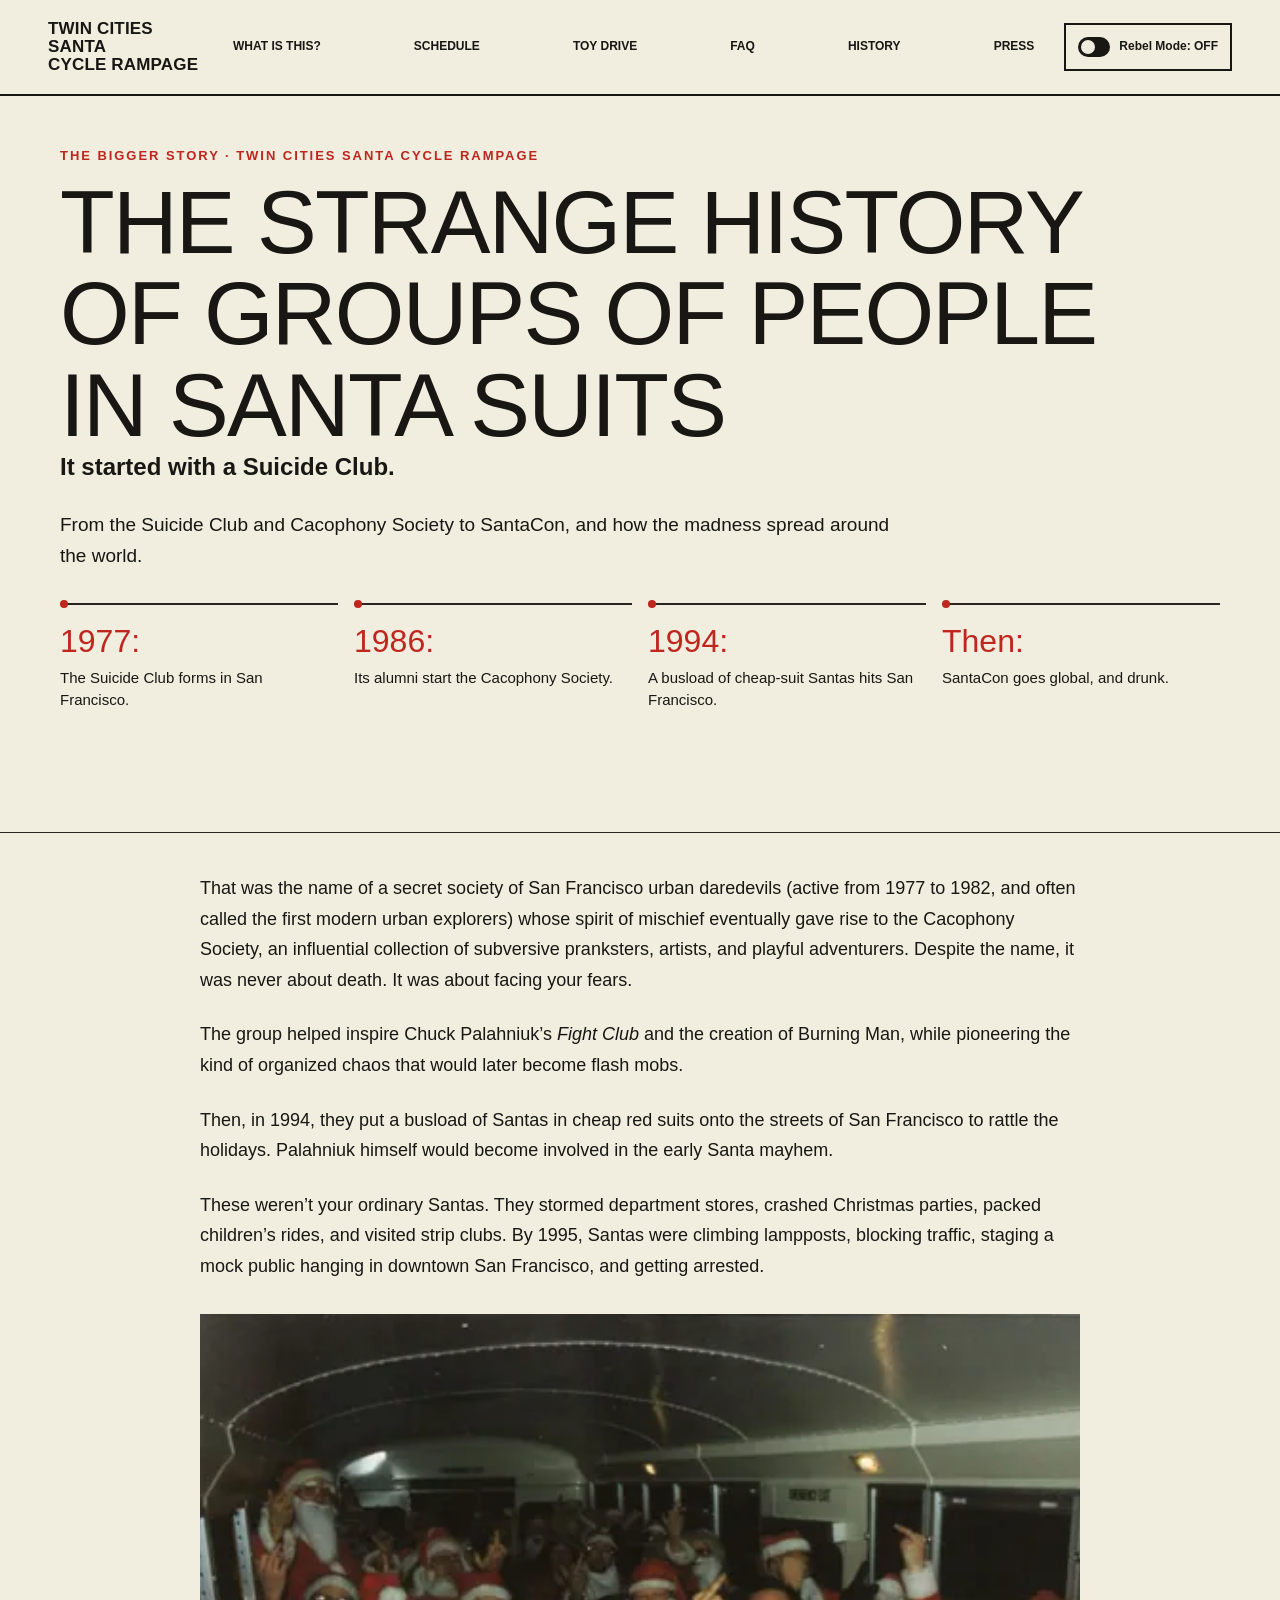
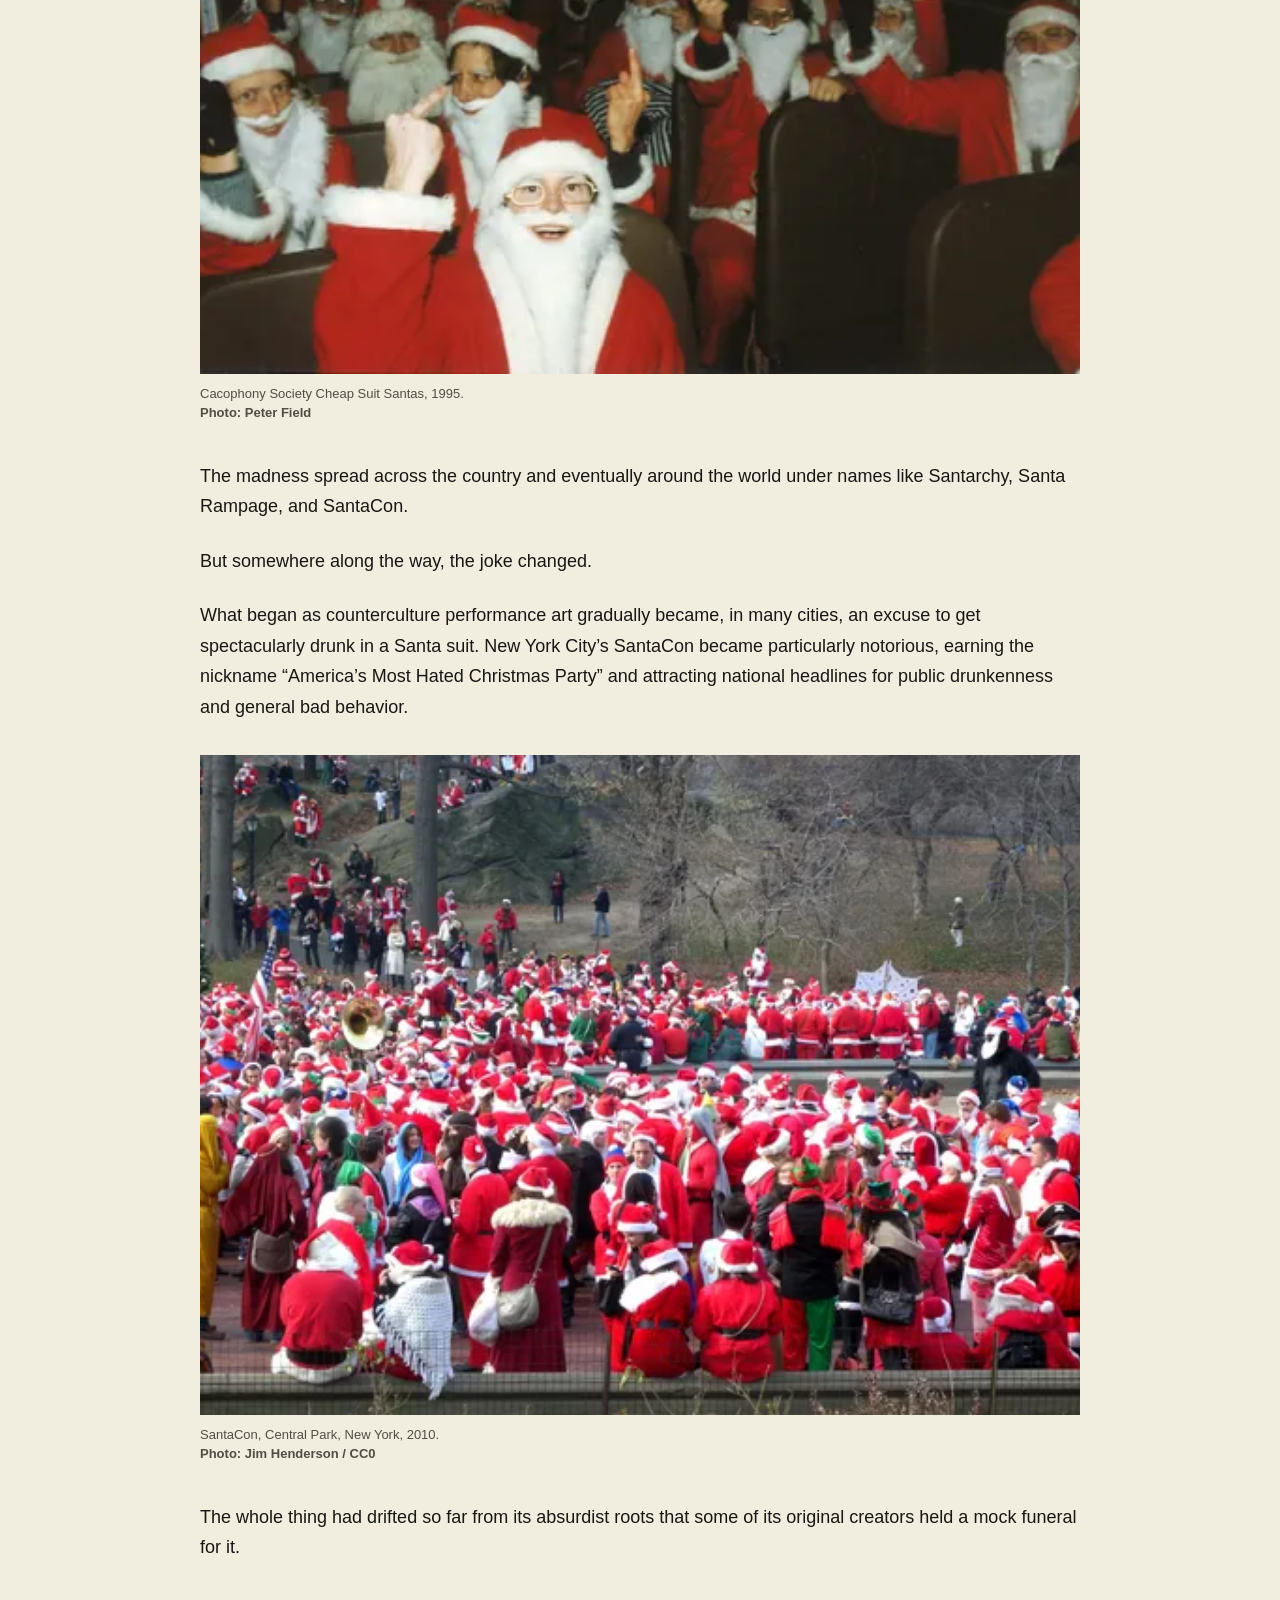
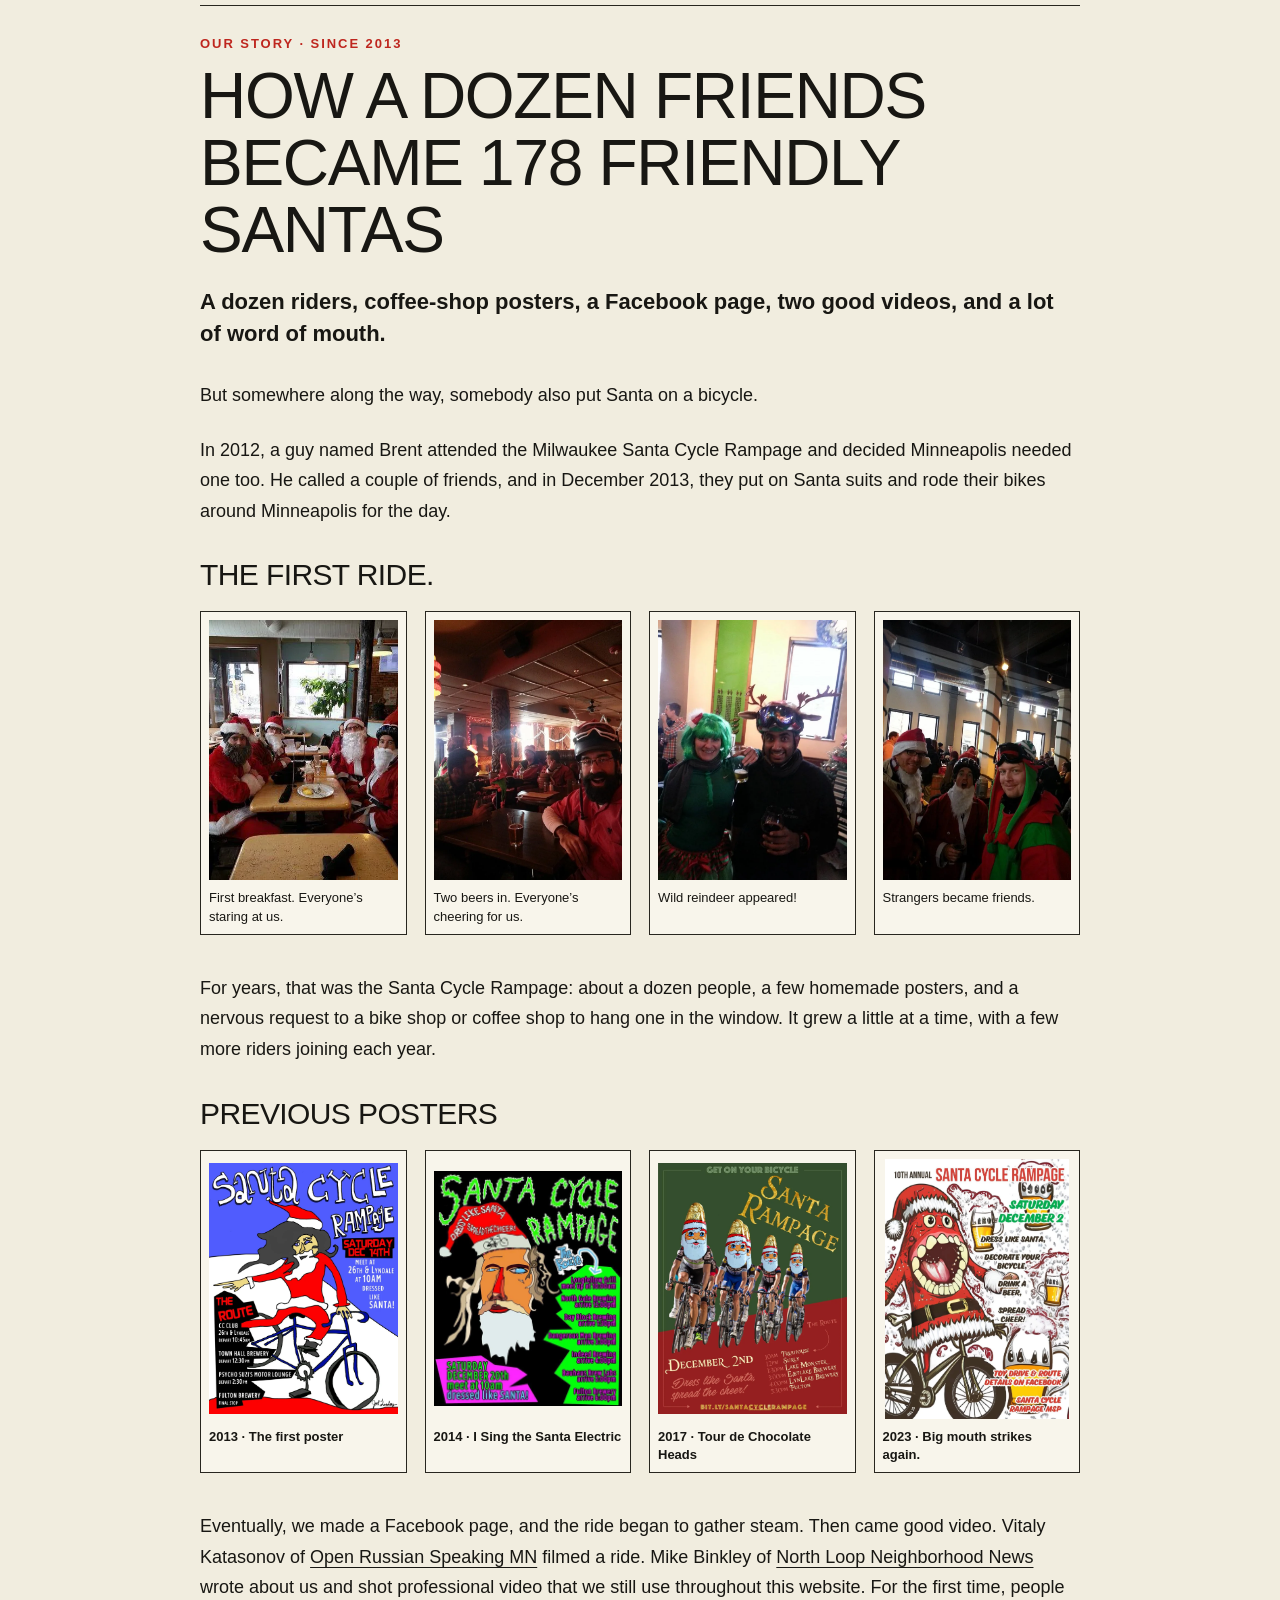
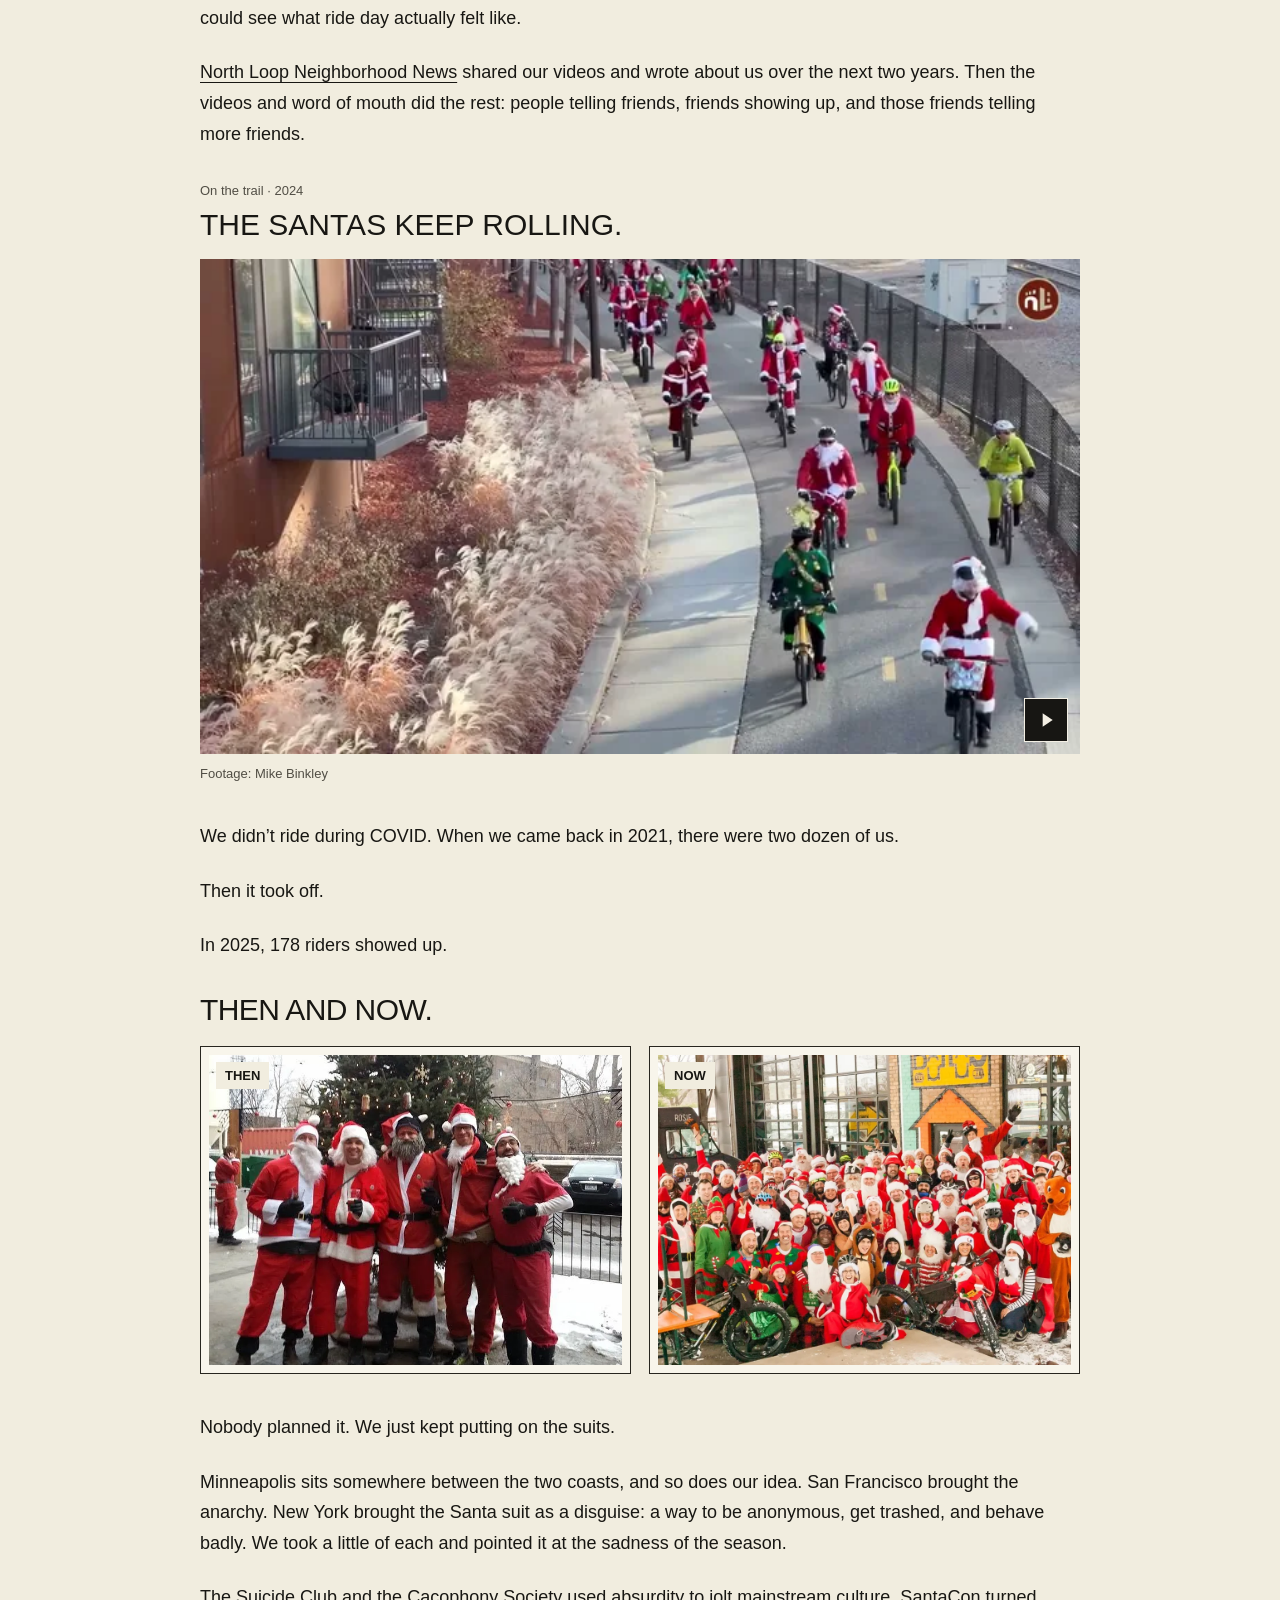
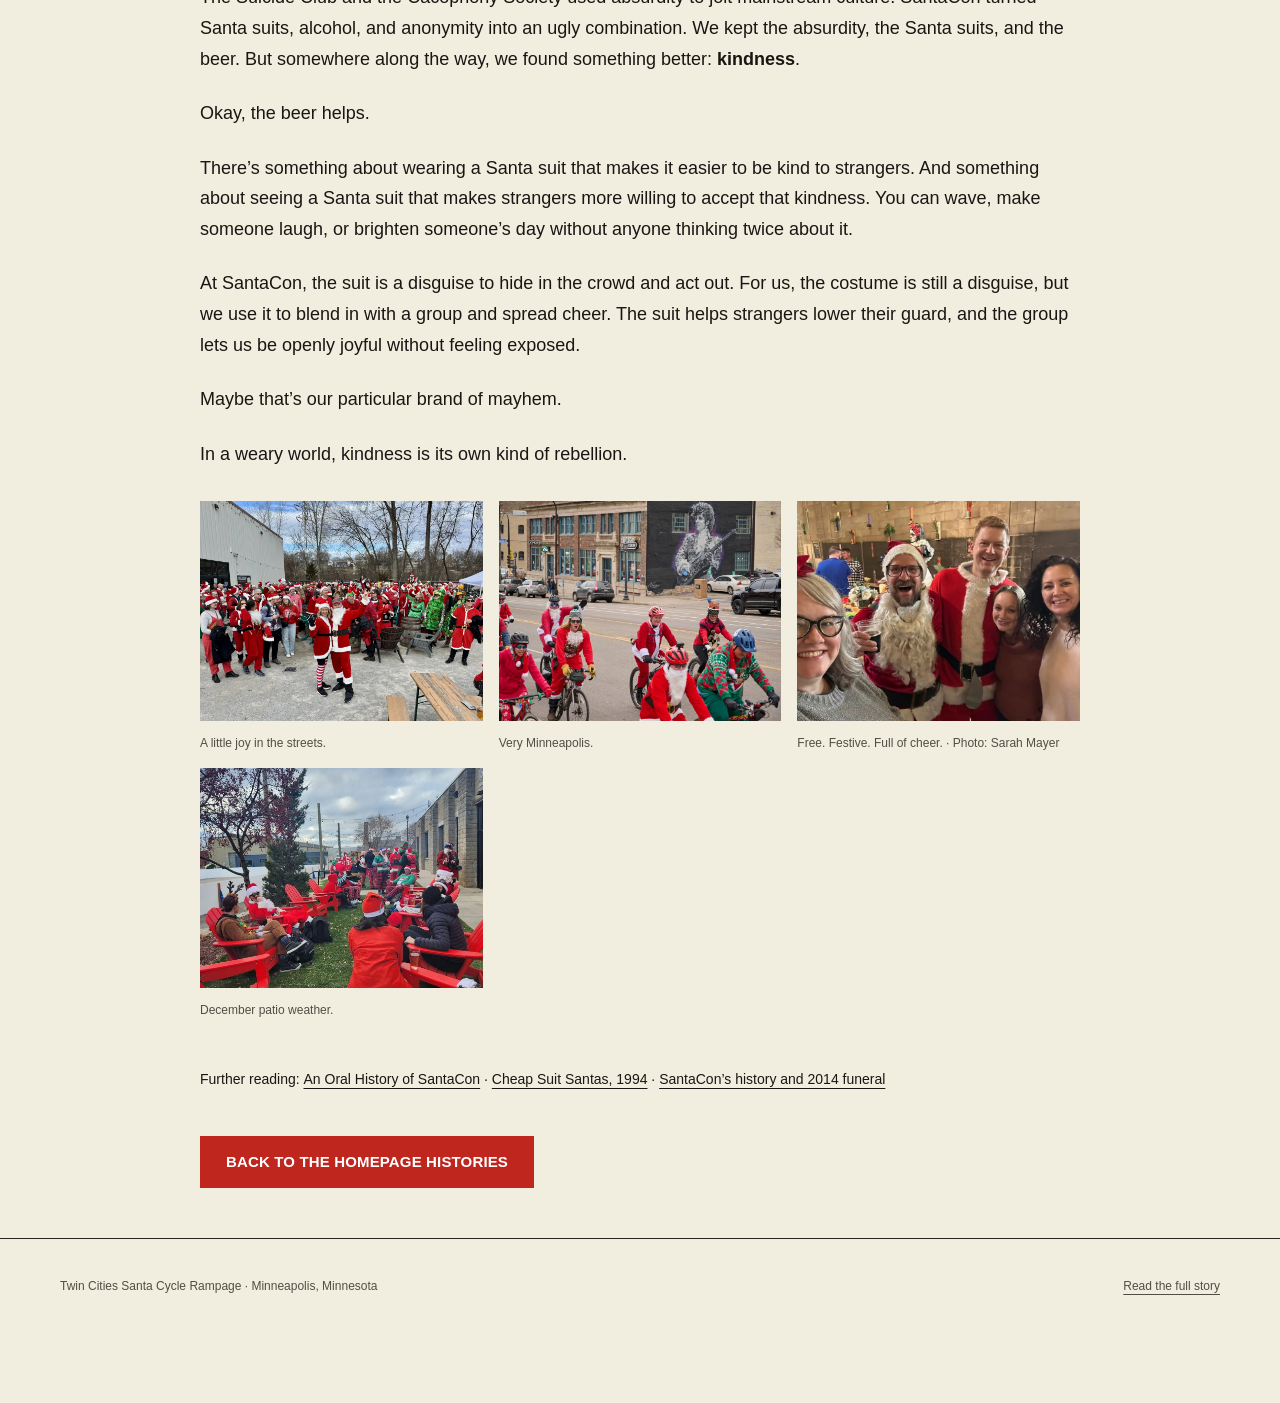
<file: story.html>
<!doctype html><html lang="en" data-page-mode="default" data-site-mode="default" data-default-first="true"><head><meta charset="utf-8"><meta name="viewport" content="width=device-width,initial-scale=1"><meta name="theme-color" content="#f1eddf"><meta name="robots" content="index,follow"><title>The Strange History of Groups of People in Santa Suits | Twin Cities Santa Cycle Rampage</title><meta name="description" content="From the Suicide Club and Cacophony Society to SantaCon, and how the madness spread around the world."><link rel="canonical" href="https://santacyclerampagemsp.org/story.html"><link rel="icon" href="favicon.ico"><link rel="apple-touch-icon" href="apple-touch-icon.png"><meta property="og:type" content="article"><meta property="og:title" content="The Strange History of Groups of People in Santa Suits | Twin Cities Santa Cycle Rampage"><meta property="og:description" content="From the Suicide Club and Cacophony Society to SantaCon, and how the madness spread around the world."><meta property="og:url" content="https://santacyclerampagemsp.org/story.html"><meta property="og:image" content="https://santacyclerampagemsp.org/assets/social-share-prince.jpg"><meta property="og:image:width" content="1200"><meta property="og:image:height" content="630"><meta property="og:image:alt" content="Santa-costumed cyclists riding past the Prince mural in Minneapolis"><meta name="twitter:card" content="summary_large_image"><meta name="twitter:title" content="The Strange History of Groups of People in Santa Suits | Twin Cities Santa Cycle Rampage"><meta name="twitter:description" content="From the Suicide Club and Cacophony Society to SantaCon, and how the madness spread around the world."><meta name="twitter:image" content="https://santacyclerampagemsp.org/assets/social-share-prince.jpg"><script src="site-assets/mode-boot.js?v=2388454eb3"></script><link rel="stylesheet" href="site-assets/default.css?v=2b48d3f30b"><link rel="stylesheet" href="site-assets/components.css?v=9ea05fdb95"><link rel="stylesheet" href="site-assets/rebel.css?v=9afa2cc4dd"><link rel="stylesheet" href="site-assets/pages.css?v=cdbee943a2"><script src="site-assets/site.js?v=80f71a351b" defer></script></head><body class="story-page" data-history-part="combined"><a class="skip-link" href="#main-content">Skip to content</a><header class="site-header"><div class="header-bar"><a class="brand" href="index.html#about" aria-label="Twin Cities Santa Cycle Rampage home" data-mode-link><span>TWIN CITIES</span> <span>SANTA</span> <span>CYCLE RAMPAGE</span></a><nav class="desktop-nav" aria-label="Main navigation"><a href="index.html#what" data-mode-link>What is this?</a><a href="index.html#schedule" class="schedule-link" data-mode-link>Schedule</a><a href="index.html#toy" data-mode-link>Toy drive</a><a href="index.html#faq" data-mode-link>FAQ</a><a href="index.html#history" data-mode-link>History</a><a href="press.html">Press</a></nav><div class="header-actions"><div class="mode-control"><button class="mode-toggle" type="button" aria-pressed="false" aria-label="Rebel Mode"><span class="mode-switch" aria-hidden="true"></span><span>Rebel Mode</span></button></div><button class="menu" type="button" aria-label="Open menu" aria-controls="mobile-nav" aria-expanded="false"><span></span><span></span><span></span></button></div></div><nav class="mobile-nav" id="mobile-nav" aria-label="Mobile navigation" hidden><a href="index.html#what" data-mode-link>What is this?</a><a href="index.html#schedule" class="schedule-link" data-mode-link>Schedule</a><a href="index.html#toy" data-mode-link>Toy drive</a><a href="index.html#faq" data-mode-link>FAQ</a><a href="index.html#history" data-mode-link>History</a><a href="press.html">Press</a></nav></header><main id="main-content" tabindex="-1"><section class="story-hero" data-sticky-trigger aria-labelledby="story-title"><div class="wrap"><p class="eyebrow">The bigger story · Twin Cities Santa Cycle Rampage</p><h1 class="display" id="story-title">The Strange History of Groups of People in Santa Suits</h1><p class="story-subheading">It started with a Suicide Club.</p><p class="story-introduction">From the Suicide Club and Cacophony Society to SantaCon, and how the madness spread around the world.</p><ol class="history-timeline" style="--timeline-count:4" aria-label="The Strange History of Groups of People in Santa Suits timeline"><li><div class="timeline-entry"><strong>1977:</strong> <span>The Suicide Club forms in San Francisco.</span></div></li><li><div class="timeline-entry"><strong>1986:</strong> <span>Its alumni start the Cacophony Society.</span></div></li><li><div class="timeline-entry"><strong>1994:</strong> <span>A busload of cheap-suit Santas hits San Francisco.</span></div></li><li><div class="timeline-entry"><strong>Then:</strong> <span>SantaCon goes global, and drunk.</span></div></li></ol></div></section><article class="wrap article-copy" aria-label="The Strange History of Groups of People in Santa Suits"><div class="history-copy" data-history-copy><p id="suicide-club">That was the name of a secret society of San Francisco urban daredevils (active from 1977 to 1982, and often called the first modern urban explorers) whose spirit of mischief eventually gave rise to the Cacophony Society, an influential collection of subversive pranksters, artists, and playful adventurers. Despite the name, it was never about death. It was about facing your fears.</p>
<p>The group helped inspire Chuck Palahniuk’s <em>Fight Club</em> and the creation of Burning Man, while pioneering the kind of organized chaos that would later become flash mobs.</p>
<p id="cheap-suit-santas">Then, in 1994, they put a busload of Santas in cheap red suits onto the streets of San Francisco to rattle the holidays. Palahniuk himself would become involved in the early Santa mayhem.</p>
<p>These weren’t your ordinary Santas. They stormed department stores, crashed Christmas parties, packed children’s rides, and visited strip clubs. By 1995, Santas were climbing lampposts, blocking traffic, staging a mock public hanging in downtown San Francisco, and getting arrested.</p>
</div><figure class="background-history-photo story-media" data-story-media="sanFrancisco"><img src="assets/mobile/history-san-francisco-cheap-suit-santas-1995-800-a4a3a9d0.webp" alt="Cacophony Society Cheap Suit Santas making irreverent gestures inside a bus in 1995" width="800" height="579" loading="lazy" decoding="async" style="object-position:50% 50%" srcset="assets/mobile/history-san-francisco-cheap-suit-santas-1995-479-a4a3a9d0.webp 479w, assets/mobile/history-san-francisco-cheap-suit-santas-1995-800-a4a3a9d0.webp 800w" sizes="(max-width: 600px) calc(100vw - 40px), (max-width: 900px) 50vw, 700px" data-media-source="assets/history/san-francisco-cheap-suit-santas-1995.png"><figcaption>Cacophony Society Cheap Suit Santas, 1995.<br><strong>Photo: Peter Field</strong></figcaption></figure><div class="history-copy" data-history-copy><p>The madness spread across the country and eventually around the world under names like Santarchy, Santa Rampage, and SantaCon.</p>
<p id="drift">But somewhere along the way, the joke changed.</p>
<p>What began as counterculture performance art gradually became, in many cities, an excuse to get spectacularly drunk in a Santa suit. New York City’s SantaCon became particularly notorious, earning the nickname “America’s Most Hated Christmas Party” and attracting national headlines for public drunkenness and general bad behavior.</p>
</div><figure class="background-history-photo story-media" data-story-media="newYork"><img src="assets/mobile/history-new-york-santacon-2010-cc0-960-f39b6158.webp" alt="A large gathering of Santas at Bethesda Terrace in New York’s Central Park" width="4083" height="2997" loading="lazy" decoding="async" style="object-position:50% 65%" srcset="assets/mobile/history-new-york-santacon-2010-cc0-480-f39b6158.webp 480w, assets/mobile/history-new-york-santacon-2010-cc0-960-f39b6158.webp 960w, assets/mobile/history-new-york-santacon-2010-cc0-1440-f39b6158.webp 1440w" sizes="(max-width: 600px) calc(100vw - 40px), (max-width: 900px) 50vw, 700px" data-media-source="assets/history/new-york-santacon-2010-cc0.jpg"><figcaption>SantaCon, Central Park, New York, 2010.<br><strong>Photo: Jim Henderson / CC0</strong></figcaption></figure><div class="history-copy" data-history-copy><p>The whole thing had drifted so far from its absurdist roots that some of its original creators held a mock funeral for it.</p>
</div><section class="minneapolis-history" id="minneapolis" aria-labelledby="minneapolis-title"><p class="eyebrow">Our story · Since 2013</p><h2 class="display" id="minneapolis-title">How a Dozen Friends Became 178 Friendly Santas</h2><p class="local-story-deck">A dozen riders, coffee-shop posters, a Facebook page, two good videos, and a lot of word of mouth.</p><div class="history-copy" data-history-copy><p id="bicycle">But somewhere along the way, somebody also put Santa on a bicycle.</p>
<p>In 2012, a guy named Brent attended the Milwaukee Santa Cycle Rampage and decided Minneapolis needed one too. He called a couple of friends, and in December 2013, they put on Santa suits and rode their bikes around Minneapolis for the day.</p>
</div><section class="story-media" data-story-media="firstRide" aria-labelledby="first-ride-title"><h3 class="display" id="first-ride-title">The first ride.</h3><div class="first-ride-grid"><figure class="first-ride-card"><img alt="Four of the first Santa riders gathered around a brewery table" src="assets/mobile/first-ride-brewery-table-360-51081714.webp" width="360" height="480" decoding="async" loading="lazy" srcset="assets/mobile/first-ride-brewery-table-360-51081714.webp 360w" sizes="(max-width: 600px) calc(100vw - 40px), (max-width: 900px) 50vw, 700px" data-media-source="assets/first-ride-brewery-table.jpg"><figcaption>First breakfast. Everyone’s staring at us.</figcaption></figure><figure class="first-ride-card"><img alt="Early Santa riders sharing a moment at a brewery" src="assets/optimized/first-ride-santas-1-720.webp" width="720" height="960" decoding="async" loading="lazy" srcset="assets/optimized/first-ride-santas-1-480.webp 480w, assets/optimized/first-ride-santas-1-720.webp 720w" sizes="(max-width: 600px) calc(100vw - 40px), (max-width: 900px) 50vw, 700px" data-media-source="assets/first-ride-santas-1.jpg"><figcaption>Two beers in. Everyone’s cheering for us.</figcaption></figure><figure class="first-ride-card"><img alt="Two early riders in a green wig and reindeer antlers" src="assets/optimized/first-ride-costumes-720.webp" width="720" height="960" decoding="async" loading="lazy" srcset="assets/optimized/first-ride-costumes-480.webp 480w, assets/optimized/first-ride-costumes-720.webp 720w" sizes="(max-width: 600px) calc(100vw - 40px), (max-width: 900px) 50vw, 700px" data-media-source="assets/first-ride-costumes.jpg"><figcaption>Wild reindeer appeared!</figcaption></figure><figure class="first-ride-card"><img alt="Three early riders in Santa and elf costumes" src="assets/optimized/first-ride-santas-2-720.webp" width="720" height="960" decoding="async" loading="lazy" srcset="assets/optimized/first-ride-santas-2-480.webp 480w, assets/optimized/first-ride-santas-2-720.webp 720w" sizes="(max-width: 600px) calc(100vw - 40px), (max-width: 900px) 50vw, 700px" data-media-source="assets/first-ride-santas-2.jpg"><figcaption>Strangers became friends.</figcaption></figure></div></section><div class="history-copy" data-history-copy><p>For years, that was the Santa Cycle Rampage: about a dozen people, a few homemade posters, and a nervous request to a bike shop or coffee shop to hang one in the window. It grew a little at a time, with a few more riders joining each year.</p>
</div><section class="story-media" data-story-media="posters" aria-labelledby="posters-title"><h3 class="display" id="posters-title">Previous posters</h3><div class="artifact-grid early-posters"><div class="artifact"><img alt="Hand-drawn Santa Cycle Rampage poster for Saturday, December 14" src="assets/optimized/poster-2013-1120.webp" width="1536" height="2048" decoding="async" loading="lazy" srcset="assets/optimized/poster-2013-480.webp 480w, assets/optimized/poster-2013-1120.webp 1120w" sizes="(max-width: 600px) calc(100vw - 40px), (max-width: 900px) 50vw, 700px" data-media-source="assets/poster-2013.jpg"><b>2013 · The first poster</b></div><div class="artifact"><img alt="2014 Santa Cycle Rampage poster, I Sing the Santa Electric, with a brewery route" src="assets/optimized/poster-2014-768.webp" width="768" height="960" decoding="async" loading="lazy" srcset="assets/optimized/poster-2014-480.webp 480w, assets/optimized/poster-2014-768.webp 768w" sizes="(max-width: 600px) calc(100vw - 40px), (max-width: 900px) 50vw, 700px" data-media-source="assets/poster-2014.jpg"><b>2014 · I Sing the Santa Electric</b></div><div class="artifact"><img alt="2017 Santa Cycle Rampage poster, Tour de Chocolate Heads, with four Santa-faced cyclists" src="assets/optimized/poster-2017-1120.webp" width="1536" height="2048" decoding="async" loading="lazy" srcset="assets/optimized/poster-2017-480.webp 480w, assets/optimized/poster-2017-1120.webp 1120w" sizes="(max-width: 600px) calc(100vw - 40px), (max-width: 900px) 50vw, 700px" data-media-source="assets/poster-2017.png"><b>2017 · Tour de Chocolate Heads</b></div><div class="artifact"><img alt="Santa Cycle Rampage poster titled Big mouth strikes again" src="assets/optimized/poster-2023-1086.webp" width="1086" height="1536" decoding="async" loading="lazy" srcset="assets/optimized/poster-2023-480.webp 480w, assets/optimized/poster-2023-1086.webp 1086w" sizes="(max-width: 600px) calc(100vw - 40px), (max-width: 900px) 50vw, 700px" data-media-source="assets/poster-2023.jpg"><b>2023 · Big mouth strikes again.</b></div></div></section><div class="history-copy" data-history-copy><p>Eventually, we made a Facebook page, and the ride began to gather steam. Then came good video. Vitaly Katasonov of <a href="https://www.facebook.com/groups/OpenRussianMN/" target="_blank" rel="noopener">Open Russian Speaking MN</a> filmed a ride. Mike Binkley of <a href="https://northloop.org/news/" target="_blank" rel="noopener">North Loop Neighborhood News</a> wrote about us and shot professional video that we still use throughout this website. For the first time, people could see what ride day actually felt like.</p>
<p><a href="https://northloop.org/news/" target="_blank" rel="noopener">North Loop Neighborhood News</a> shared our videos and wrote about us over the next two years. Then the videos and word of mouth did the rest: people telling friends, friends showing up, and those friends telling more friends.</p>
</div><div class="story-media" data-story-media="trail"><div class="history-film"><div class="kicker">On the trail · 2024</div><h3>The Santas keep rolling.</h3><video data-ambient muted loop playsinline preload="none" aria-label="Santa-costumed cyclists riding together on a Minneapolis trail in 2024" data-poster="assets/mobile/trail-ride-2024-poster-640-a0632722.webp" data-poster-source="assets/trail-ride-2024-poster.jpg"><source data-src="assets/mobile/trail-ride-2024-mobile-02635df9.mp4" media="(max-width: 900px)" type="video/mp4" data-media-source="assets/trail-ride-2024.mp4"><source data-src="assets/mobile/trail-ride-2024-desktop-02635df9.mp4" type="video/mp4"></video><p class="video-credit">Footage: Mike Binkley</p></div></div><div class="history-copy" data-history-copy><p>We didn’t ride during COVID. When we came back in 2021, there were two dozen of us.</p>
<p>Then it took off.</p>
<p>In 2025, 178 riders showed up.</p>
</div><section class="story-media" data-story-media="thenNow" aria-labelledby="then-now-title"><h3 class="display" id="then-now-title">Then and now.</h3><div class="history-grid"><div class="then-now"><div class="tn tn--then"><img alt="Five original Santa riders posing together by a Christmas tree" src="assets/optimized/first-ride-group-720.webp" width="720" height="960" decoding="async" loading="lazy" srcset="assets/optimized/first-ride-group-480.webp 480w, assets/optimized/first-ride-group-720.webp 720w" sizes="(max-width: 600px) calc(100vw - 40px), (max-width: 900px) 50vw, 700px" data-media-source="assets/first-ride-group.png"><label>Then</label></div><div class="tn"><img alt="A large modern group of Santa Cycle Rampage riders" src="assets/optimized/group-1120.webp" width="1536" height="1026" decoding="async" loading="lazy" srcset="assets/optimized/group-480.webp 480w, assets/optimized/group-1120.webp 1120w" sizes="(max-width: 600px) calc(100vw - 40px), (max-width: 900px) 50vw, 700px" data-media-source="assets/group.jpg"><label>Now</label></div></div></div></section><div class="history-copy" data-history-copy><p>Nobody planned it. We just kept putting on the suits.</p>
<p id="kindness">Minneapolis sits somewhere between the two coasts, and so does our idea. San Francisco brought the anarchy. New York brought the Santa suit as a disguise: a way to be anonymous, get trashed, and behave badly. We took a little of each and pointed it at the sadness of the season.</p>
<p>The Suicide Club and the Cacophony Society used absurdity to jolt mainstream culture. SantaCon turned Santa suits, alcohol, and anonymity into an ugly combination. We kept the absurdity, the Santa suits, and the beer. But somewhere along the way, we found something better: <strong>kindness</strong>.</p>
<p>Okay, the beer helps.</p>
<p>There’s something about wearing a Santa suit that makes it easier to be kind to strangers. And something about seeing a Santa suit that makes strangers more willing to accept that kindness. You can wave, make someone laugh, or brighten someone’s day without anyone thinking twice about it.</p>
<p>At SantaCon, the suit is a disguise to hide in the crowd and act out. For us, the costume is still a disguise, but we use it to blend in with a group and spread cheer. The suit helps strangers lower their guard, and the group lets us be openly joyful without feeling exposed.</p>
<p>Maybe that’s our particular brand of mayhem.</p>
<p>In a weary world, kindness is its own kind of rebellion.</p>
</div><div class="vibe-grid story-media" data-story-media="extras"><figure><img src="assets/optimized/crowd-1120.webp" alt="A huge crowd of Santa Cycle Rampage riders outdoors" loading="lazy" decoding="async" srcset="assets/optimized/crowd-480.webp 480w, assets/optimized/crowd-1120.webp 1120w" sizes="(max-width: 600px) calc(100vw - 40px), (max-width: 900px) 50vw, 700px" data-media-source="assets/crowd.jpg" width="2048" height="1536"><figcaption>A little joy in the streets.</figcaption></figure><figure><img src="assets/optimized/prince-1120.webp" alt="Santa and elf cyclists riding past the Prince mural in Minneapolis" loading="lazy" decoding="async" srcset="assets/optimized/prince-480.webp 480w, assets/optimized/prince-1120.webp 1120w" sizes="(max-width: 600px) calc(100vw - 40px), (max-width: 900px) 50vw, 700px" data-media-source="assets/prince.jpg" width="1800" height="1198"><figcaption>Very Minneapolis.</figcaption></figure><figure><img src="assets/optimized/sarah-mayer-friends-2024-1120.webp" alt="Five friends in Santa costumes at La Doña during the 2024 ride" loading="lazy" decoding="async" srcset="assets/optimized/sarah-mayer-friends-2024-480.webp 480w, assets/optimized/sarah-mayer-friends-2024-1120.webp 1120w" sizes="(max-width: 600px) calc(100vw - 40px), (max-width: 900px) 50vw, 700px" data-media-source="assets/sarah-mayer-friends-2024.jpg" width="1600" height="900"><figcaption>Free. Festive. Full of cheer. · Photo: Sarah Mayer</figcaption></figure><figure><img src="assets/optimized/patio-1115.webp" alt="Santa riders relaxing outside a brewery" loading="lazy" decoding="async" srcset="assets/optimized/patio-480.webp 480w, assets/optimized/patio-1115.webp 1115w" sizes="(max-width: 600px) calc(100vw - 40px), (max-width: 900px) 50vw, 700px" data-media-source="assets/patio.jpg" width="1115" height="1494"><figcaption>December patio weather.</figcaption></figure></div></section><p class="mayhem-sources">Further reading: <a href="https://melmagazine.com/en-us/story/an-oral-history-of-santacon" target="_blank" rel="noopener">An Oral History of SantaCon</a> · <a href="https://santarchy.com/cheap-suit-santas-1994/" target="_blank" rel="noopener">Cheap Suit Santas, 1994</a> · <a href="https://sfist.com/2025/11/13/epic-new-santacon-documentary-traces-the-events-rise-and-fall-and-its-streaming-this-weekend/" target="_blank" rel="noopener">SantaCon’s history and 2014 funeral</a></p><nav class="story-return" aria-label="After the story"><a class="button" data-mode-link href="index.html#history">Back to the homepage histories</a></nav></article></main><footer class="page-footer"><div class="wrap"><span>Twin Cities Santa Cycle Rampage · Minneapolis, Minnesota</span><a href="story.html" data-mode-link>Read the full story</a><span class="print-url">https://santacyclerampagemsp.org/story.html</span></div></footer><aside class="sticky-rsvp" id="sticky-rsvp" aria-label="Ride day RSVP" hidden><div class="sticky-inner"><strong>Sat, Dec 5 · 10 AM · Free</strong><a class="button" href="https://www.facebook.com/events/1972798296683555/" target="_blank" rel="noopener">RSVP<span class="sticky-long"> on Facebook</span></a></div></aside><script type="module" src="https://static.cloudflareinsights.com/beacon.min.js" data-cf-beacon='{"token": "9a3162fb92da4ce69bf791c1a7c37741"}'></script></body></html>
</file>
<file: site-assets/default.css>
:root{--paper:#f1eddf;--ink:#181713;--red:#de2d26;--action:#be261e;--green:#1d6b3a;--muted:#514e45;--line:#28261f;--max:1320px;color-scheme:light}
*{box-sizing:border-box}html{scroll-behavior:smooth;scroll-padding-top:110px}body{margin:0;background:var(--paper);color:var(--ink);font:16px/1.5 Arial,Helvetica,sans-serif}a{color:inherit}button,input{font:inherit}button,a,summary{-webkit-tap-highlight-color:transparent}button{cursor:pointer}[hidden]{display:none!important}img,video{max-width:100%}figure,p,h1,h2,h3{margin:0}a,button,summary,input{touch-action:manipulation}:where(a,button,summary,input):focus-visible{outline:3px solid #1a618e;outline-offset:5px}:where(a,button,summary):focus:not(:focus-visible){outline:none}.wrap{width:min(var(--max),calc(100% - 120px));margin-inline:auto}.skip-link{position:fixed;top:10px;left:16px;z-index:100;padding:12px;background:var(--ink);color:var(--paper);transform:translateY(-150%)}.skip-link:focus{transform:none}.display{font-family:Impact,Haettenschweiler,'Arial Narrow Bold',sans-serif;text-transform:uppercase;letter-spacing:-.02em;line-height:.98;font-weight:400}.eyebrow{font-size:13px;line-height:1.3;font-weight:800;letter-spacing:.15em;text-transform:uppercase;color:var(--action)}.site-header{border-bottom:2px solid var(--ink);background:var(--paper)}.header-bar{width:min(1360px,calc(100% - 96px));min-height:94px;margin:auto;display:flex;align-items:center;gap:30px}.brand{font-size:17px;line-height:1.05;font-weight:900;text-decoration:none;letter-spacing:.01em;flex:0 0 155px}.desktop-nav{display:flex;align-items:center;justify-content:space-between;gap:24px;flex:1;font-size:12px;font-weight:900;line-height:1.1;text-transform:uppercase}.desktop-nav a{text-decoration:none;min-height:44px;display:flex;align-items:center;gap:7px}.desktop-nav a:hover{text-decoration:underline;text-underline-offset:4px}.schedule-link{flex-wrap:wrap}.badge{border:1px solid currentColor;padding:2px 4px;font-size:10px;letter-spacing:.07em;white-space:nowrap}.mode-toggle{display:flex;align-items:center;gap:10px;min-height:48px;max-width:385px;padding:8px 14px;border:2px solid var(--ink);background:transparent;color:var(--ink);font-size:12px;font-weight:800;line-height:1.15}.mode-switch{position:relative;flex:0 0 34px;height:20px;background:var(--ink);border-radius:20px}.mode-switch:after{content:"";position:absolute;left:3px;top:3px;width:14px;height:14px;background:var(--paper);border-radius:50%}.mode-hint{font-size:11px;font-weight:400;text-align:left;max-width:140px}.mode-short{display:none}.menu{display:none}.mobile-nav{padding:12px 20px;border-top:1px solid}.mobile-nav a{display:block;padding:10px 0;font-weight:800;text-decoration:none}.hero{padding:44px 0 42px}.hero-layout{display:grid;grid-template-columns:minmax(0,1.04fr) minmax(0,1fr);column-gap:72px;align-items:start}.hero-eyebrow{grid-column:1;grid-row:1;color:var(--muted);margin-bottom:9px}.hero-title{grid-column:1;grid-row:2;font-size:clamp(88px,9.3vw,140px);line-height:.88;color:var(--red);margin:0 0 20px}.hero-title .event-region{display:block;font-size:.39em;line-height:1;margin-bottom:4px;color:var(--ink)}.hero-title .title-line{display:block;white-space:nowrap}.build-stamp{display:block;color:var(--muted);font:700 9px/1.3 Arial,sans-serif;letter-spacing:.11em;margin:10px 0 0}.build-stamp span{display:block}.hero-tagline{grid-column:1;grid-row:3;font-size:30px;font-weight:900;line-height:1.13;max-width:590px;margin:0 0 16px;letter-spacing:-.025em}.hero-description{grid-column:1;grid-row:4;font-size:18px;line-height:1.5;max-width:560px;margin-bottom:27px}.hero-actions{grid-column:1;grid-row:5;display:flex;gap:15px;align-items:center;flex-wrap:wrap}.button{min-height:52px;display:inline-flex;align-items:center;justify-content:center;gap:5px;padding:14px 24px;border:2px solid var(--action);background:var(--action);color:#fff;font-size:15px;line-height:1.15;text-decoration:none;text-transform:uppercase;font-weight:900;letter-spacing:.01em}.button:hover{background:#a51e19;border-color:#a51e19}.button-secondary{background:var(--ink);border-color:var(--ink);color:var(--paper)}.button-secondary:hover{background:#39362d;border-color:#39362d}.button-outline{background:transparent;border-color:var(--ink);color:var(--ink)}.button-outline:hover{background:#e2ddcd;border-color:var(--ink)}.free-note{grid-column:1;grid-row:6;font-size:14px;line-height:1.4;margin-top:12px}.hero-film{grid-column:2;grid-row:1/5;align-self:start;margin:0}.hero-film video{width:100%;aspect-ratio:1.72;object-fit:cover;object-position:center 42%;background:#ddd6c2}.video-shell{position:relative;overflow:hidden}.video-shell video{display:block}.video-toggle{position:absolute;right:12px;bottom:12px;min-height:44px;min-width:54px;padding:8px;border:1px solid #f3efe4;background:#171613;color:#f3efe4;font-size:12px;font-weight:800;z-index:1}.video-toggle:hover{background:#39362d}.video-toggle:focus-visible{outline-color:#fff;outline-offset:3px}.media-caption{font-size:12px;line-height:1.4;color:var(--muted);margin-top:7px}.date-card{grid-column:2;grid-row:5/9;align-self:start;border-top:6px solid var(--red);padding-top:15px;margin-top:0}.ride-date{font-size:clamp(42px,4.2vw,64px);line-height:.96;margin:7px 0 12px}.ride-date span{display:block}.meet-time{font-size:22px;font-weight:900;line-height:1.25}.location-status{border:2px dashed #706b5e;padding:13px 16px;margin-top:15px;font-size:16px;line-height:1.4}.location-status strong{font-weight:900}.location-status a{display:block;text-underline-offset:3px}.email-signup{margin-top:14px}.email-signup label{display:block;font-size:12px;line-height:1.3;font-weight:900;letter-spacing:.06em;text-transform:uppercase;margin-bottom:6px}.email-fields{display:flex;gap:10px}.email-fields input{width:100%;min-width:0;min-height:48px;border:2px solid var(--ink);background:#fff;color:var(--ink);padding:9px 14px}.email-fields .button{min-height:48px;white-space:nowrap;font-size:12px;padding:9px 16px}.quick-facts{display:flex;flex-wrap:wrap;gap:12px 34px;border-top:2px solid var(--line);padding-top:16px;margin-top:0;font-size:14px;line-height:1.4;font-weight:900;letter-spacing:.05em;text-transform:uppercase;list-style:none;padding-left:0;margin-bottom:0}.steps{list-style:none;display:grid;grid-template-columns:repeat(5,minmax(0,1fr));gap:16px;padding:0;margin:20px 0 0}.steps li{border:2px solid var(--line);padding:17px 18px 15px;min-height:100px}.step-number{font:400 34px/1 Impact,Haettenschweiler,sans-serif;color:var(--action)}.steps h3{font-size:17px;line-height:1.25;font-weight:900;margin-top:5px}.content-sections{display:flex;flex-direction:column}.content-section{margin-top:56px;padding-top:25px;border-top:2px solid var(--line)}.section-title{font-size:54px;line-height:1.05;margin:7px 0 18px}.section-intro{max-width:780px;font-size:18px;line-height:1.55;margin-bottom:19px}.how-section{order:1;margin-top:110px}.ride-smart{padding:18px 22px;border:2px solid var(--line);margin-bottom:19px}.ride-smart h3{font-size:20px;font-weight:900;line-height:1.2;margin-bottom:5px}.ride-smart p{font-size:17px;line-height:1.45}.wide-film{margin:0}.wide-film video{width:100%;aspect-ratio:5.1;object-fit:cover;object-position:center 48%;background:#ddd6c2}.schedule-section{order:2}.schedule-layout{display:grid;grid-template-columns:minmax(0,1fr) minmax(0,1fr);gap:48px;align-items:start}.schedule-heading{font-size:23px;font-weight:900;line-height:1.3;margin-bottom:14px}.schedule-description{font-size:17px;line-height:1.55;max-width:625px}.schedule-card{border:2px solid var(--line);background:#f8f5eb;padding:9px 24px}.schedule-row{display:flex;justify-content:space-between;align-items:center;gap:16px;padding:16px 0;border-bottom:1px solid #c7bfac;font-size:17px;font-weight:900;line-height:1.3}.schedule-row:last-child{border:0}.status-badge{display:inline-block;border:1px solid var(--muted);padding:3px 7px;text-transform:uppercase;font-size:10px;line-height:1;font-weight:900;letter-spacing:.07em;white-space:nowrap}.schedule-row small{display:block;font-size:14px;font-weight:400;margin-top:5px}.schedule-row a{font-size:14px;text-underline-offset:3px}.schedule-channel{font-size:14px;color:var(--muted);margin-top:15px}.schedule-channel a{text-underline-offset:3px}.gifts-section{order:3;display:grid;grid-template-columns:1fr 1fr;gap:24px}.gift-panel{background:var(--green);color:#fff;padding:23px 27px;min-height:232px}.gift-panel .eyebrow{color:#fff}.gift-panel h2{font-size:54px;margin:7px 0 15px}.gift-panel p{font-size:18px;line-height:1.5}.gift-panel .toy-purpose{font-size:16px;font-weight:900;margin-bottom:9px}.spectator-card{border:2px solid var(--line);padding:22px 24px;background:#f8f5eb}.spectator-card h3{font-size:22px;line-height:1.2;margin-bottom:8px;font-weight:900}.spectator-card p{font-size:17px;line-height:1.55}.faq-section{order:4}.faq-section .section-title{margin-bottom:18px}.faq-section details{border-bottom:1px solid #d5cebb}.faq-section summary{cursor:pointer;padding:17px 0;font-size:18px;line-height:1.4;font-weight:900}.faq-section summary::marker{font-size:13px}.faq-section details p{margin:0 0 16px;max-width:890px;font-size:17px;line-height:1.6}.faq-section details a{text-underline-offset:3px}.vibe-section{order:5}.vibe-grid{display:grid;grid-template-columns:repeat(3,minmax(0,1fr));gap:16px}.vibe-grid figure{min-width:0}.vibe-grid img,.vibe-grid video{width:100%;height:220px;object-fit:cover;background:#ddd6c2}.vibe-grid .portrait-video video{object-position:center 35%}.vibe-grid figcaption{font-size:12px;line-height:1.4;margin-top:7px;color:var(--muted)}.vibe-note{border-left:3px solid var(--action);padding-left:18px;max-width:890px;margin-top:22px}.vibe-note p{font-size:17px;line-height:1.6;margin-top:8px}.vibe-note h3{font-size:19px}.history-section{order:6}.story-disclosure{margin:20px 0}.story-disclosure>summary{display:inline-flex;align-items:center;min-height:44px;padding:11px 23px;background:var(--ink);color:var(--paper);font-size:14px;font-weight:900;text-transform:uppercase;cursor:pointer;list-style:none}.story-disclosure>summary:after{content:"+";margin-left:14px}.story-disclosure[open]>summary:after{content:"−"}.story-disclosure>summary::-webkit-details-marker{display:none}.story-content{padding:30px 0}.story-content p{font-size:18px;line-height:1.7;max-width:880px;margin-bottom:20px}.story-content h3{font:400 38px/1.1 Impact,sans-serif;text-transform:uppercase;margin:26px 0 15px}.story-content .lede{max-width:880px}.then-now,.first-ride-grid,.artifact-grid{display:grid;grid-template-columns:1fr 1fr;gap:18px;margin:20px 0 28px}.first-ride-grid,.artifact-grid{grid-template-columns:repeat(4,minmax(0,1fr))}.tn,.first-ride-card,.artifact{position:relative;border:1px solid var(--line);padding:8px;background:#f8f5eb}.tn img{display:block;width:100%;height:310px;object-fit:cover}.tn--then img{object-position:center 65%}.tn label{position:absolute;left:15px;top:15px;padding:4px 9px;background:var(--paper);font-size:13px;font-weight:900;text-transform:uppercase}.first-ride-card img,.artifact img{display:block;width:100%;height:260px;object-fit:cover}.artifact img{object-fit:contain}.first-ride-card figcaption,.artifact b{display:block;font-size:13px;line-height:1.4;margin-top:9px}.mayhem-sources{font-size:14px!important}.join-section{order:7;margin-bottom:50px}.join-actions{display:flex;flex-wrap:wrap;gap:12px}.join-actions .button{min-height:44px;padding:11px 23px;font-size:14px}.page-footer{padding:25px 0 95px;border-top:1px solid var(--line);font-size:12px;color:var(--muted)}.sticky-rsvp{position:fixed;left:0;right:0;bottom:0;z-index:30;border-top:4px solid var(--action);background:var(--paper);padding:12px max(24px,env(safe-area-inset-right)) max(12px,env(safe-area-inset-bottom)) max(24px,env(safe-area-inset-left));box-shadow:0 -5px 24px #18171312}.sticky-inner{display:flex;align-items:center;justify-content:space-between;gap:18px;width:min(var(--max),100%);margin:auto}.sticky-inner strong{font-size:15px;line-height:1.3;letter-spacing:.04em;text-transform:uppercase}.sticky-inner .button{min-height:44px;font-size:13px;padding:10px 20px}
@media(min-width:901px){.hero-film{grid-row:1/5}.date-card{grid-row:1/8;margin-top:calc((100vw - 192px) / 2.04 / 1.72 + 55px)}.hero-layout{grid-template-rows:auto auto auto auto auto auto 1fr}.hero-description{min-height:54px}.hero{min-height:0}.quick-facts{margin-top:0}}
@media(min-width:1440px){.date-card{margin-top:408px}}
@media(max-width:1200px) and (min-width:901px){.wrap{width:calc(100% - 72px)}.header-bar{width:calc(100% - 48px);gap:20px}.desktop-nav{gap:13px;font-size:10px}.brand{font-size:14px;flex-basis:125px}.mode-toggle{padding:7px 9px}.mode-hint{display:none}.hero-layout{column-gap:44px}.hero-title{font-size:9.1vw}.hero-tagline{font-size:25px}.hero-description{font-size:16px}.hero-actions{gap:10px}.hero-actions .button{font-size:12px;padding:12px 15px}.date-card{margin-top:calc((100vw - 116px) / 2.04 / 1.72 + 55px)}.ride-date{font-size:4.4vw}.meet-time{font-size:19px}.location-status{font-size:14px}.steps h3{font-size:15px}}
@media(max-width:900px){html{scroll-padding-top:20px}.wrap{width:calc(100% - 40px)}.header-bar{width:calc(100% - 40px);min-height:68px;gap:12px}.brand{font-size:14px;flex:1;max-width:195px}.brand br:first-child{display:none}.desktop-nav{display:none}.mode-toggle{min-height:44px;padding:7px 10px;font-size:12px;gap:9px;white-space:nowrap}.mode-hint,.mode-long{display:none}.mode-short{display:inline}.mode-switch{flex-basis:30px;height:19px}.mode-switch:after{width:13px;height:13px}.hero{padding:24px 0 24px}.hero-layout{display:flex;flex-direction:column;gap:0}.hero-eyebrow{font-size:12px;letter-spacing:.13em;margin-bottom:8px;order:0}.hero-title{font-size:clamp(62px,18.2vw,112px);line-height:.89;margin-bottom:20px;order:1}.hero-title .event-region{font-size:.41em;margin-bottom:4px}.build-stamp{font-size:8px;line-height:1.2;margin-top:9px}.hero-tagline{font-size:24px;line-height:1.18;margin-bottom:20px;order:2;letter-spacing:-.025em}.hero-description{display:none}.hero-film{order:3;width:100%;margin:0 0 21px}.hero-film video{aspect-ratio:1.72;object-position:center 40%}.hero-film .media-caption{font-size:10px;margin-top:5px}.date-card{order:4;width:100%;margin:0 0 18px;padding-top:12px;border-top-width:6px}.date-card .eyebrow{font-size:12px}.ride-date{font-size:42px;line-height:.96;margin:8px 0 10px;letter-spacing:-.025em}.meet-time{font-size:20px}.location-status{font-size:16px;line-height:1.45;margin-top:12px;padding:12px 14px}.hero-actions{order:5;width:100%;display:flex;flex-direction:column;gap:10px}.hero-actions .button{width:100%;min-height:52px;font-size:16px;letter-spacing:.02em}.free-note{order:6;font-size:14px;line-height:1.3;margin-top:12px}.quick-facts{margin:0;padding:14px 0 0;gap:14px 20px;font-size:12px;line-height:1.4;letter-spacing:.06em}.steps-overview{display:none}.content-section{margin-top:34px;padding-top:22px}.schedule-section{order:0}.section-title{font-size:39px;line-height:1.05;margin:7px 0 17px}.section-intro{font-size:16px}.schedule-layout{display:flex;flex-direction:column;gap:15px}.schedule-summary{display:contents}.schedule-heading{font-size:19px;margin-bottom:0;order:0}.schedule-description{font-size:16px;order:2}.schedule-card{width:100%;order:1;padding:3px 16px}.schedule-row{font-size:15px;gap:8px;padding:15px 0}.schedule-row .status-badge{font-size:10px}.schedule-section .email-signup{width:100%;order:3}.email-fields{flex-direction:column}.email-fields .button{width:100%;min-height:48px}.schedule-channel{font-size:13px;margin-top:0;order:4}.gifts-section{order:1;display:flex;flex-direction:column;gap:18px;border-top:0;padding-top:0}.gift-panel{padding:21px 20px;min-height:0}.gift-panel h2{font-size:42px;margin:0 0 13px}.gift-panel p{font-size:16px}.gift-panel .eyebrow{display:none}.spectator-card{padding:20px}.spectator-card h3{font-size:20px}.spectator-card p{font-size:16px}.how-section{order:2;margin-top:34px}.how-section .steps{display:grid;grid-template-columns:1fr 1fr;margin:0 0 18px;gap:10px}.steps li{padding:13px;min-height:83px}.steps li:last-child{grid-column:1/-1}.steps h3{font-size:15px}.step-number{font-size:28px}.ride-smart{padding:16px;margin-bottom:15px}.ride-smart h3{font-size:18px}.ride-smart p{font-size:16px}.wide-film video{aspect-ratio:1.7}.faq-section{order:3}.faq-section summary{font-size:16px;padding:15px 0}.faq-section details p{font-size:16px}.vibe-section{order:4}.vibe-grid{grid-template-columns:1fr 1fr;gap:14px 10px}.vibe-grid img,.vibe-grid video{height:190px}.vibe-grid figcaption{font-size:11px}.vibe-note p{font-size:16px}.history-section{order:5}.story-content p{font-size:16px}.then-now{grid-template-columns:1fr}.first-ride-grid,.artifact-grid{grid-template-columns:1fr 1fr;gap:10px}.tn img{height:270px}.first-ride-card img,.artifact img{height:190px}.join-section{order:6;margin-bottom:35px}.join-actions{gap:9px}.join-actions .button{font-size:12px;min-height:44px;padding:10px 15px}.sticky-rsvp{padding:10px max(20px,env(safe-area-inset-right)) max(10px,env(safe-area-inset-bottom)) max(20px,env(safe-area-inset-left))}.sticky-inner strong{font-size:12px;letter-spacing:.02em}.sticky-inner .button{min-height:44px;min-width:78px;font-size:12px;padding:9px 13px}.sticky-long{display:none}.page-footer{font-size:11px}.how-section .steps-desktop-copy{display:none}}
@media(min-width:901px){.how-section .steps{display:none}}
@media(max-width:370px){.wrap,.header-bar{width:calc(100% - 32px)}.brand{font-size:12px;max-width:175px}.mode-toggle{font-size:11px;padding:6px 8px;gap:6px}.mode-switch{flex-basis:26px}.hero-title{font-size:18vw}.hero-tagline{font-size:22px}.ride-date{font-size:38px}.location-status{font-size:15px}.vibe-grid img,.vibe-grid video{height:165px}.sticky-inner strong{font-size:11px}}
.brand span{display:block}.build-stamp{text-transform:none}.story-content mark{background:transparent;color:inherit;font-weight:800}@media(max-width:900px){.brand{max-width:none}.brand span{display:inline}.brand span:last-child{display:block}}
@media(prefers-reduced-motion:reduce){html{scroll-behavior:auto}}
</file>
<file: site-assets/components.css>
/* Shared navigation, FAQ, and media controls. Theme variables supply the colors. */
/* Shared page order matches the navigation at every width. */
html{scroll-padding-top:0;scroll-padding-bottom:100px}
.content-sections>.content-section{order:0;position:relative;scroll-margin-top:112px;scroll-margin-bottom:100px}
.legacy-section-anchor{position:absolute;top:0;width:0;height:0;scroll-margin-top:112px}
.what-section .manifesto-section{padding:0;margin:0;border:0}
.what-layout{display:grid;grid-template-columns:minmax(0,1fr) minmax(0,1fr);gap:48px;align-items:start}
.what-copy>p{font-size:18px;line-height:1.6;margin:0 0 18px}
.what-copy>.what-lead{font-size:23px;line-height:1.4;font-weight:800}
.participation-steps{list-style:none;margin:28px 0 0;padding:0}
.participation-steps>li{display:grid;grid-template-columns:48px minmax(190px,.8fr) minmax(0,2.2fr);gap:22px;align-items:start;border-top:1px solid var(--line);padding:23px 0}
.participation-number{font:400 36px/1 Impact,Haettenschweiler,sans-serif;color:var(--small-red,var(--action))}
.participation-steps h3{font-size:29px;line-height:1.1;margin:0}
.participation-steps p{font-size:17px;line-height:1.55;margin:0}
.lights-reminder{background:#b7ff00;color:#171717;padding:0 .15em;box-decoration-break:clone;-webkit-box-decoration-break:clone}
.farewell-film{margin:28px 0 0}.farewell-film video{aspect-ratio:16/9;object-fit:cover;object-position:center}
.what-layout .brewery-film video{aspect-ratio:2.2;object-position:center}
.schedule-route>.ride-smart{margin:16px 0}
@media(min-width:901px){.schedule-route{display:contents}.schedule-route>.schedule-card{grid-column:2;grid-row:1}.schedule-route>.ride-smart{grid-column:1/-1;grid-row:2;margin:0}.schedule-route>.schedule-logistics,.schedule-route>.schedule-join-note{grid-column:1/-1;margin:0}}
@media(max-width:900px){.what-layout{grid-template-columns:1fr;gap:6px}.what-copy>p{font-size:16px}.what-copy>.what-lead{font-size:20px}.participation-steps>li{grid-template-columns:1fr;gap:10px;padding:20px 0}.participation-number{font-size:30px}.participation-steps h3{font-size:27px}.participation-steps p{font-size:16px}}
html:not([data-site-mode="rebel"]) .rebel-only,html[data-site-mode="rebel"] .default-only{display:none!important}
html{scroll-behavior:auto}.site-header{position:sticky;top:0;z-index:20}@media(max-width:900px){html{scroll-padding-top:96px}}
.header-actions{display:flex;align-items:center;gap:12px}.mode-control{display:flex;align-items:center;gap:10px}
html[data-site-mode] .header-actions .mode-toggle{display:inline-flex;align-items:center;justify-content:center;gap:9px;min-height:48px;width:auto;max-width:none;padding:8px 12px;border:2px solid var(--ink);background:transparent;color:var(--ink);font:800 12px/1.15 Arial,Helvetica,sans-serif;white-space:nowrap;cursor:pointer}
html[data-site-mode] .mode-toggle .mode-switch{display:block;position:relative;flex:0 0 32px;width:32px;height:20px;background:var(--ink);border:0;border-radius:20px}
html[data-site-mode] .mode-toggle .mode-switch:after{content:"";position:absolute;top:3px;left:3px;right:auto;width:14px;height:14px;border-radius:50%;background:#efebdc}
html[data-site-mode] .mode-toggle[aria-pressed="true"] .mode-switch{background:var(--red)}
html[data-site-mode] .mode-toggle[aria-pressed="true"] .mode-switch:after{left:auto;right:3px}
.mode-short{display:none}
.menu{display:none}.mobile-nav[hidden]{display:none!important}
#faq.shared-faq details{border-top:0;border-bottom:1px solid var(--faq-line,#d5cebb);padding:0}
#faq.shared-faq summary{display:flex;align-items:center;justify-content:space-between;gap:20px;width:100%;min-height:52px;margin:0;padding:15px 0;font:900 18px/1.4 Arial,Helvetica,sans-serif;text-transform:none;list-style:none;cursor:pointer}
#faq.shared-faq summary::marker{content:""}#faq.shared-faq summary::-webkit-details-marker{display:none}#faq.shared-faq summary:after{content:none}
#faq.shared-faq summary:focus-visible{outline:3px solid var(--focus,#1a618e);outline-offset:4px}
.faq-indicator{display:block;flex:0 0 20px;width:20px;height:20px;fill:none;stroke:var(--small-red,var(--action));stroke-width:2;stroke-linecap:square}
details[open]>summary .faq-indicator-vertical{display:none}
#faq.shared-faq .faq-answer{padding:0 0 3px}#faq.shared-faq .faq-answer p{max-width:890px;margin:0 0 16px;font-size:17px;line-height:1.6}
.faq-lead{font-size:15px;font-weight:800;line-height:1.4;margin:22px 0 3px;color:var(--muted)}
.schedule-route{min-width:0}.schedule-join-note{font-size:15px;line-height:1.5;color:var(--muted);margin:12px 0 0;max-width:900px}.schedule-join-note a{text-underline-offset:3px}.schedule-layout{row-gap:18px}.schedule-channel{grid-column:1/-1}
.video-toggle.icon-video-toggle{display:grid;place-items:center;width:44px;min-width:44px;height:44px;padding:10px}.video-control-icon{display:block;width:20px;height:20px;fill:currentColor}
.vibe-grid .misfits-photo img{object-position:center 18%}
.email-signup-status,.email-signup-fallback{margin-top:8px;font-size:14px;line-height:1.5;color:var(--ink)}.email-signup-fallback a{text-underline-offset:3px}.email-signup button:disabled{cursor:wait;opacity:.8}
.manifesto-section .manifesto-subline{margin:12px 0 0;font-size:22px;font-weight:800;line-height:1.35}.manifesto-section .manifesto-closing{font-size:clamp(22px,2.2vw,30px);font-weight:800;line-height:1.3;color:var(--small-red,var(--red));margin:26px 0 8px}.manifesto-section .manifesto-closing strong{font-weight:800}
.hero-heading{grid-column:1;grid-row:2;margin-bottom:20px}.hero-heading .hero-title{margin-bottom:0}.hero-response{margin:14px 0 0;font:900 24px/1.2 Arial,Helvetica,sans-serif}.hero-layout>.quick-facts{grid-column:1/-1;grid-row:9;width:100%;margin-top:40px}.hero{padding-bottom:0}.steps-overview:empty{display:none}#how .steps{display:grid;margin:0 0 20px}.manifesto-section{display:grid;grid-template-columns:1fr 1fr;gap:70px;padding:36px 0;margin-top:45px;border-top:1px solid var(--line)}.manifesto-section h2{font-size:48px;line-height:1.02}.manifesto-section p{font-size:18px;line-height:1.6;margin:0 0 17px}.manifesto-section .manifesto-since{font-size:12px;font-weight:800;letter-spacing:.1em;text-transform:uppercase}
@media(max-width:900px){.header-bar{padding:8px 0}.header-actions{gap:8px;flex-shrink:0}.mode-control{display:grid;justify-items:center;gap:3px}html[data-site-mode] .header-actions .mode-toggle{min-height:44px;padding:7px 8px;font-size:11px;gap:6px}html[data-site-mode] .mode-toggle .mode-switch{flex-basis:28px;width:28px;height:19px}html[data-site-mode] .mode-toggle .mode-switch:after{width:13px;height:13px}.mode-long{display:none}.mode-short{display:inline}.mode-return{font-size:10px;max-width:none}.menu{display:flex;flex-direction:column;align-items:center;justify-content:center;gap:5px;flex:0 0 44px;width:44px;min-height:44px;border:2px solid var(--ink);background:transparent;color:var(--ink);cursor:pointer}.menu span{display:block;width:19px;height:2px;background:currentColor}.mobile-nav{padding:10px 20px 16px;border-top:1px solid var(--line)}.mobile-nav a{display:flex;align-items:center;gap:10px;min-height:44px;padding:10px 0;font-size:13px;font-weight:800;text-transform:uppercase;text-decoration:none}.hero-heading{display:contents}.hero-heading .hero-title{margin-bottom:0}.build-stamp{order:1;margin-bottom:20px}.hero-layout>.quick-facts{order:7;margin-top:24px}.hero{padding-bottom:0}.schedule-route{order:1;width:100%}.schedule-join-note{font-size:14px}.schedule-channel{order:4}#faq.shared-faq summary{min-height:52px;font-size:16px;padding:15px 0}#faq.shared-faq .faq-answer p{font-size:16px}.faq-lead{font-size:14px}.manifesto-section{grid-template-columns:1fr;gap:20px;padding:28px 0;margin-top:34px}.manifesto-section h2{font-size:40px}.manifesto-section p{font-size:16px}}
</file>
<file: site-assets/rebel.css>
html[data-site-mode="rebel"]{--paper:#161412;--ink:#efebdc;--red:#e03a2e;--action:#b52b22;--small-red:#ff6a5c;--green:#1d6b3a;--muted:#d8d3c4;--line:#514b42;--faq-line:#3c3730;--focus:#efebdc;color-scheme:dark}
html[data-site-mode="rebel"] :where(a,button,summary,input):focus-visible{outline-color:var(--focus)}
html[data-site-mode="rebel"] .site-header{border-bottom-color:var(--line)}
html[data-site-mode="rebel"] .eyebrow{color:var(--small-red)}
html[data-site-mode="rebel"] .hero-eyebrow{color:var(--ink)}
html[data-site-mode="rebel"] .hero-title{font-size:clamp(75px,7.4vw,112px);color:var(--ink);line-height:.88}
.rebel-title>span{display:block;white-space:nowrap}.rebel-title>span:last-child{color:var(--red)}
html[data-site-mode="rebel"] .hero-response{color:#fff;font-size:27px;line-height:1.18;margin-top:18px;max-width:590px}
html[data-site-mode="rebel"] .hero-heading{margin-bottom:19px}
html[data-site-mode="rebel"] .hero-tagline{font-size:28px;line-height:1.17;margin-bottom:24px;color:var(--ink)}
html[data-site-mode="rebel"] .build-stamp{color:var(--muted)}
html[data-site-mode="rebel"] .button{background:var(--red);border-color:var(--red);color:#000}
html[data-site-mode="rebel"] .button:hover{background:#ff6a5c;border-color:#ff6a5c;color:#161412}
html[data-site-mode="rebel"] .button-secondary{background:var(--ink);border-color:var(--ink);color:var(--paper)}
html[data-site-mode="rebel"] .button-secondary:hover{background:#fff;border-color:#fff}
html[data-site-mode="rebel"] .button-outline{background:transparent;border-color:var(--line);color:var(--ink)}
html[data-site-mode="rebel"] .button-outline:hover{border-color:var(--small-red);color:var(--small-red)}
html[data-site-mode="rebel"] .date-card{border-top-color:var(--red)}
html[data-site-mode="rebel"] .location-status{border-color:#8e887b}
html[data-site-mode="rebel"] .schedule-card,html[data-site-mode="rebel"] .spectator-card,html[data-site-mode="rebel"] .tn,html[data-site-mode="rebel"] .first-ride-card,html[data-site-mode="rebel"] .artifact{background:#211e19}
html[data-site-mode="rebel"] .schedule-row{border-bottom-color:var(--line)}
html[data-site-mode="rebel"] .gift-panel,html[data-site-mode="rebel"] .gift-panel .eyebrow{color:#fff}
html[data-site-mode="rebel"] .hero-film video,html[data-site-mode="rebel"] .wide-film video,html[data-site-mode="rebel"] .vibe-grid img,html[data-site-mode="rebel"] .vibe-grid video{background:#29251f}
html[data-site-mode="rebel"] .vibe-section .section-title{font-size:50px;max-width:100%}
html[data-site-mode="rebel"] .step-number{color:var(--small-red)}
html[data-site-mode="rebel"] .story-disclosure>summary{background:var(--ink);color:var(--paper)}
html[data-site-mode="rebel"] .sticky-rsvp{background:#100f0d;color:var(--ink);border-top-color:var(--red)}
@media(max-width:1200px) and (min-width:901px){html[data-site-mode="rebel"] .hero-title{font-size:7.1vw}html[data-site-mode="rebel"] .hero-response{font-size:23px}html[data-site-mode="rebel"] .hero-tagline{font-size:24px}}
@media(max-width:900px){html[data-site-mode="rebel"] .hero-title{font-size:clamp(56px,16.6vw,94px);line-height:.88;order:1}html[data-site-mode="rebel"] .hero-tagline{font-size:22px;line-height:1.17;order:2;margin:16px 0 10px}html[data-site-mode="rebel"] .hero-response{font-size:20px;line-height:1.2;order:3;margin:0 0 8px}html[data-site-mode="rebel"] .build-stamp{order:3;margin:0 0 15px}html[data-site-mode="rebel"] .hero-actions{order:4}html[data-site-mode="rebel"] .free-note{order:5}html[data-site-mode="rebel"] .hero-layout>.quick-facts{order:6;margin-top:19px;margin-bottom:20px;font-size:11px;gap:10px 18px}html[data-site-mode="rebel"] .hero-film{order:7;margin-bottom:18px}html[data-site-mode="rebel"] .date-card{order:8;margin-bottom:0}html[data-site-mode="rebel"] .ride-date{font-size:39px}html[data-site-mode="rebel"] .location-status{font-size:15px}html[data-site-mode="rebel"] .vibe-section .section-title{font-size:37px}.manifesto-section{margin-top:34px}}
@media(prefers-reduced-motion:reduce){html{scroll-behavior:auto}}
</file>
<file: site-assets/pages.css>
/* Shared history layers, article/print layout, and the cream-only newsroom. */
.story-introduction{font-size:19px;line-height:1.6;max-width:850px;margin-bottom:24px}.background-history-photos{display:grid;grid-template-columns:1fr 1fr;gap:24px;margin:35px 0}.background-history-photos img{display:block;width:100%;height:auto;aspect-ratio:4/3;object-fit:cover}.background-history-photos figcaption{font-size:13px;line-height:1.5;color:var(--muted);margin-top:10px}.local-archive{margin-top:40px;border-top:1px solid var(--line);padding-top:25px}.local-archive h2{font-size:42px;line-height:1.1;margin:20px 0}.local-archive p{font-size:18px;line-height:1.7;margin:0 0 22px}.local-archive .kicker{font-size:12px;font-weight:900;letter-spacing:.1em;text-transform:uppercase;margin:24px 0 8px;color:var(--muted)}.local-archive .history-film{margin:30px 0}.local-archive .history-film video{display:block;width:100%;aspect-ratio:5.1;object-fit:cover;object-position:center 48%}.local-archive .video-credit{font-size:12px;line-height:1.4;margin-top:8px;color:var(--muted)}.legacy-story-links{display:flex;flex-wrap:wrap;gap:15px;margin:30px 0}.legacy-story-links a[id]{scroll-margin-top:120px}
@media(max-width:900px){.background-history-photos{grid-template-columns:1fr}.local-archive h2{font-size:35px}.local-archive p{font-size:17px}.local-archive .history-film video{aspect-ratio:1.7}}
.minneapolis-history{margin-top:42px;padding-top:30px;border-top:1px solid var(--line);scroll-margin-top:110px}.minneapolis-history>h2{font-size:clamp(36px,5vw,68px);line-height:1.05;margin:10px 0 22px}.minneapolis-history .founding-sentence{margin-bottom:20px}
@media print{body.story-page .history-timeline,body.story-page .background-history-photos,body.story-page .legacy-story-links{display:none!important}}
.history-hub .section-title{font-size:clamp(42px,4.8vw,70px);margin:12px 0 24px;max-width:none}.history-cards{display:grid;grid-template-columns:repeat(3,minmax(0,1fr));list-style:none;padding:0;margin:0;border:2px solid var(--line)}.history-cards>li{min-width:0;padding:22px;border-right:1px solid var(--line)}.history-cards>li:last-child{border-right:0}.history-card-place{margin:0 0 10px;font-size:13px;font-weight:900;line-height:1.4;color:var(--muted);text-transform:uppercase}.history-cards h3{font-size:clamp(30px,3.2vw,46px);line-height:1.02;margin:0 0 18px}.history-cards figure{margin:0}.history-cards figure>img{display:block;width:100%;height:auto;aspect-ratio:16/10;object-fit:cover;background:var(--line)}.history-cards .history-card-description{font-size:17px;line-height:1.5;margin:17px 0 14px}.history-cards figcaption{font-size:12px;line-height:1.5;min-height:54px;color:var(--muted)}.history-cards figcaption span,.history-cards figcaption strong{display:block}.history-bridge{border-top:1px solid var(--line);padding-top:22px;margin:22px 0 16px;font-size:20px;line-height:1.5;max-width:1240px}.history-rebellion{font-size:clamp(30px,3.5vw,50px);line-height:1.08;color:var(--small-red,var(--action));margin:0 0 28px}.history-paths{display:grid;grid-template-columns:1fr 1fr;gap:20px}.history-path-panel{border:1px solid var(--line);min-width:0}.history-path{display:grid;grid-template-columns:135px minmax(0,1fr);gap:20px;padding:17px;min-height:180px;text-decoration:none}.history-path-photo{margin:0;min-width:0}.history-path-photo img{display:block;width:100%;height:120px;object-fit:cover}.history-path-photo figcaption{font-size:11px;line-height:1.4;color:var(--muted);margin-top:7px}.history-path-kicker{font-size:12px;font-weight:900;line-height:1.3;text-transform:uppercase;color:var(--muted);margin:0 0 7px}.history-path h3{font:400 30px/1.08 Impact,Haettenschweiler,sans-serif;text-transform:uppercase;margin:0 0 10px}.history-path p:not(.history-path-kicker){font-size:15px;line-height:1.45;margin:0 0 9px}.history-path-link{display:inline-flex;align-items:center;min-height:44px;font-size:13px;font-weight:900;text-transform:uppercase;color:var(--small-red,var(--action))}.history-path:hover .history-path-link{text-decoration:underline;text-underline-offset:4px}.history-path:focus-visible{outline:3px solid var(--focus,#1a618e);outline-offset:4px}.legacy-history-anchor{display:block;scroll-margin-top:120px}
@media(max-width:900px){.history-hub .section-title{font-size:42px}.history-cards,.history-paths{grid-template-columns:1fr}.history-cards>li{padding:20px;border-right:0;border-bottom:1px solid var(--line)}.history-cards>li:last-child{border-bottom:0}.history-cards h3{font-size:35px}.history-cards .history-card-description{font-size:16px}.history-cards figcaption{min-height:0}.history-bridge{font-size:17px}.history-rebellion{font-size:33px}.history-path{grid-template-columns:95px minmax(0,1fr);gap:15px;padding:15px}.history-path h3{font-size:26px}.history-path-photo img{height:105px}}
.site-header .brand{min-height:44px}
.vibe-grid .decorated-bike-photo img{object-position:center bottom}
.origin-strip .origin-photo{margin:22px 0 0}.origin-strip .origin-photo img{display:block;width:100%;height:auto;aspect-ratio:4/3;object-fit:cover;background:var(--line)}.origin-strip .origin-photo figcaption{font-size:12px;line-height:1.5;min-height:54px}.origin-strip .origin-photo figcaption span{display:block}.origin-strip .origin-credit{font-weight:700;margin-top:5px}
.origin-strip li>p{min-height:2.16em}
@media(max-width:900px){.origin-strip li>p{min-height:0}}
@media print{body.story-page .origin-photo{display:none!important}body.story-page .origin-strip li>p{min-height:0}}
.announcement-summary{display:block;font-size:13px;line-height:1.4;margin-top:8px;color:var(--muted)}
.page-footer>.wrap{display:flex;flex-wrap:wrap;justify-content:space-between;align-items:center;gap:12px}.page-footer a{display:inline-flex;align-items:center;min-height:44px;text-underline-offset:4px}.print-url{display:none}
.origin-strip{margin:20px 0 0}.origin-strip ol{display:grid;grid-template-columns:repeat(3,minmax(0,1fr));list-style:none;margin:0;padding:0;border:2px solid var(--line)}.origin-strip li{padding:24px;border-right:1px solid var(--line);min-width:0}.origin-strip li:last-child{border-right:0}.origin-strip .origin-place{display:block;margin:0 0 12px;font:900 13px/1.3 Arial,Helvetica,sans-serif;letter-spacing:.09em;text-transform:uppercase;color:var(--muted)}.origin-strip li p{font:400 clamp(27px,2.8vw,41px)/1.08 Impact,Haettenschweiler,sans-serif;text-transform:uppercase;margin:0;color:var(--ink)}.origin-strip figcaption{font-size:14px;line-height:1.5;color:var(--muted);margin-top:12px}
.manifesto-line{max-width:1000px;margin:0 0 24px;font-size:clamp(22px,2.5vw,34px);font-weight:900;line-height:1.22;letter-spacing:-.025em}.origins-section{order:6}.rebel-history-slot:empty{display:none}.rebel-history-slot .origins-section{margin-top:20px;padding-top:0;border-top:0}.rebel-history-slot .history-timeline{margin-bottom:40px}
.history-timeline{display:grid;grid-template-columns:repeat(var(--timeline-count,7),minmax(0,1fr));gap:16px;list-style:none;margin:32px 0;padding:0}.history-timeline li{border-top:2px solid var(--line);position:relative;padding-top:12px;min-width:0}.history-timeline li:before{content:"";position:absolute;top:-5px;left:0;width:8px;height:8px;background:var(--small-red,var(--action));border-radius:50%}.history-timeline .timeline-entry{display:flex;flex-direction:column;gap:10px;min-height:148px;padding:8px 8px 8px 0;text-decoration:none;font-size:15px;line-height:1.45}.history-timeline strong{font:400 32px/1 Impact,Haettenschweiler,sans-serif;color:var(--small-red,var(--action))}
.founding-sentence{max-width:850px;font-size:17px;line-height:1.6;margin:0 0 20px}.story-page-link{margin:20px 0}.story-page-link .button{min-height:44px;font-size:13px}.schedule-logistics{margin:13px 0 0;font-size:14px;line-height:1.5;color:var(--muted)}.schedule-logistics>div{display:flex;justify-content:space-between;gap:18px;padding:5px 0}.schedule-logistics dt{font-weight:800}.schedule-logistics dd{margin:0;text-align:right}.schedule-logistics a{display:inline-flex;align-items:center;min-height:44px}
.story-hero{padding:52px 0 35px;border-bottom:1px solid var(--line)}.story-hero h1{font-size:clamp(56px,7vw,104px);max-width:1100px;line-height:1.02;margin:12px 0 0}.story-hero .build-stamp{margin:12px 0 22px}.story-subheading{font-size:24px;line-height:1.3;font-weight:900;margin:0 0 28px}.story-hero .manifesto-line{font-size:23px;max-width:860px}.article-copy{padding-top:40px;max-width:880px}.article-copy .history-copy p{font-size:18px;line-height:1.7;margin:0 0 24px}.history-copy p[id]{scroll-margin-top:130px}.article-copy mark{background:transparent;color:inherit;font-weight:800}.article-copy .mayhem-sources{font-size:14px;line-height:1.6;margin:35px 0}.mayhem-sources a{display:inline-flex;align-items:center;min-height:44px;text-underline-offset:4px}.story-return{display:flex;flex-wrap:wrap;gap:12px;margin:35px 0 50px}
.text-link{display:inline-flex;align-items:center;min-height:44px;font-weight:800;text-underline-offset:4px}.desktop-nav a[aria-current="page"],.mobile-nav a[aria-current="page"]{text-decoration:underline;text-underline-offset:5px}
.press-hero{padding:48px 0 44px}.press-hero-layout{display:grid;grid-template-columns:minmax(0,1.05fr) minmax(0,1fr);gap:64px;align-items:start}.press-hero h1{font-size:clamp(78px,8.5vw,126px);line-height:.9;color:var(--red);margin:18px 0 0}.press-hero h2{font-size:24px;line-height:1.2;margin:25px 0 20px;max-width:590px}.press-hero p{max-width:620px;font-size:17px;line-height:1.6;margin-bottom:18px}.press-hero .press-lede{font-size:20px;font-weight:800}.press-hero .eyebrow{font-size:12px;line-height:1.5}.press-jumps{display:flex;flex-wrap:wrap;gap:10px;margin-top:24px}.press-jumps .button{min-height:44px;font-size:12px;padding:10px 14px}.press-status{border:2px solid var(--line);border-top:6px solid var(--red);padding:25px;background:#f8f5eb;scroll-margin-top:120px}.press-status h2{font-size:40px;margin:0 0 16px}.press-status .status-summary{font-size:17px;line-height:1.5;font-weight:800;margin:0 0 23px}.status-kicker{font-size:12px!important;letter-spacing:.1em;text-transform:uppercase;font-weight:900;color:var(--action)}.confirmed-facts,.pending-facts{margin:0}.confirmed-facts>div,.pending-facts>div{display:grid;grid-template-columns:140px minmax(0,1fr);gap:16px;padding:10px 0;border-bottom:1px solid #d5cebb}.confirmed-facts dt,.pending-facts dt{font-size:14px;font-weight:800}.confirmed-facts dd,.pending-facts dd{margin:0;font-size:15px;line-height:1.5}.confirmed-facts dd{font-weight:900}.pending-facts{margin-top:17px}.pending-facts>div:last-child{border-bottom:0}.press-status a{display:inline-flex;align-items:center;min-height:44px;text-underline-offset:4px}
.press-page main>section:not(.press-hero){padding:35px 0 30px}.press-page .section-title{font-size:50px}.press-page .rule,.press-section>.wrap{padding-top:24px;border-top:2px solid var(--line)}.press-essentials{display:grid;grid-template-columns:repeat(3,minmax(0,1fr));border:2px solid var(--line);margin:0}.press-essentials>div{padding:17px 20px;min-width:0;border-right:1px solid #d5cebb;border-bottom:1px solid #d5cebb}.press-essentials dt{font-size:11px;font-weight:900;letter-spacing:.08em;text-transform:uppercase}.press-essentials dd{font-size:16px;line-height:1.5;font-weight:800;margin:7px 0 0}.press-essentials a{display:inline-flex;align-items:center;min-height:44px;text-underline-offset:4px}.naming-line{font-size:14px;line-height:1.6;margin-top:18px}.description-box{max-width:980px;border-left:5px solid var(--red);padding:4px 0 4px 25px}.description-box>p:first-child{font-size:20px;line-height:1.65;margin:0 0 22px}.copy-feedback{min-height:24px;font-size:14px;font-weight:800;margin-top:12px}
.press-angles{display:grid;grid-template-columns:repeat(3,minmax(0,1fr));gap:20px;list-style:none;margin:0;padding:0}.press-angles>li{border-top:3px solid var(--red);padding:20px 0;min-width:0}.press-angles h3{font:400 32px/1.05 Impact,Haettenschweiler,sans-serif;text-transform:uppercase;margin:0 0 15px}.press-angles p{font-size:17px;line-height:1.55;margin:0 0 15px}.press-angles .angle-extra{font-size:14px;color:var(--muted)}.press-angles .story-angle{grid-column:1/-1;margin-top:15px;border-top:2px solid var(--line)}.press-angles .story-angle>p{max-width:850px}.press-quotes{margin:25px 0}.press-quotes h3{font-size:36px}.press-quotes blockquote{margin:20px 0 8px}.press-quotes figcaption{font-size:14px}.press-pull-quote{border-left:5px solid var(--red);padding-left:25px;max-width:1000px;margin:30px 0 0}.press-pull-quote blockquote{font-size:clamp(25px,3.2vw,44px);font-weight:900;line-height:1.18;letter-spacing:-.025em;margin:0 0 15px}.press-pull-quote figcaption{font-size:14px;color:var(--muted)}
/* Retained library markup; paths, credits, downloads, and native video controls stay intact. */
.press-page .media-actions{display:flex;flex-wrap:wrap;gap:12px;margin:22px 0}.press-page .pill,.press-page .download{display:inline-flex;align-items:center;justify-content:center;min-height:44px;border:2px solid var(--ink);background:#f8f5eb;padding:10px 14px;font-size:12px;line-height:1.3;font-weight:900;text-decoration:none;text-transform:uppercase}.press-page .pill:hover,.press-page .download:hover{background:var(--ink);color:var(--paper)}.press-page .media-grid{display:grid;grid-template-columns:repeat(3,minmax(0,1fr));gap:22px}.press-page .media-card{min-width:0;border:1px solid var(--line);background:#f8f5eb;padding:8px 8px 17px;margin:0}.press-page .media-card img{display:block;width:100%;aspect-ratio:4/3;object-fit:cover}.press-page .media-card img.portrait{object-position:center 18%}.press-page .media-card img.buddy-syrup{object-position:center 20%}.press-page .media-card figcaption{padding:10px 5px 0}.press-page .media-card strong{display:block;font-size:16px;line-height:1.4}.press-page .media-card small{display:block;font-size:13px;line-height:1.5;color:var(--muted);margin:3px 0 10px}.press-page .media-card .source{min-height:2.5em}.press-page .media-card .download{font-size:11px;margin-bottom:8px}.press-page .video-grid,.press-page .news-grid,.press-page .coverage-grid,.press-page .logo-download-grid{display:grid;grid-template-columns:repeat(2,minmax(0,1fr));gap:22px}.press-page .video-card,.press-page .news-card,.press-page .coverage-card{min-width:0;border:1px solid var(--line);background:#f8f5eb;padding:10px 10px 20px}.press-page .video-card video,.press-page .news-card video{display:block;width:100%;aspect-ratio:16/9;object-fit:contain;background:#111}.press-page .video-card h3,.press-page .news-card h4{font-size:20px;line-height:1.25;margin:16px 5px 8px}.press-page .video-card p,.press-page .news-card p{margin:10px 5px;font-size:15px;line-height:1.5;color:var(--muted)}.press-page .video-card .video-credit{font-size:13px}.press-page .video-card .download{margin-left:5px}.press-page .video-grid--portrait{margin-top:22px}.press-page .video-grid--portrait video{height:450px;aspect-ratio:9/16;object-fit:contain}.press-page .media-note,.last-updated{font-size:14px;line-height:1.6;color:var(--muted);max-width:900px;margin:20px 0 0}.press-page .media-note a{display:inline-flex;align-items:center;min-height:44px}.press-page .location-preview{max-width:580px;margin-top:26px}.press-page .location-preview .kicker{margin-bottom:12px}.press-page .logo-download-grid .media-card img{object-fit:contain;background:var(--paper)}.press-page .coverage-subtitle{font:400 35px/1.05 Impact,Haettenschweiler,sans-serif;text-transform:uppercase;margin:28px 0 20px}.press-page .news-card .kicker,.press-page .coverage-card .kicker{font-size:12px;font-weight:900;color:var(--action);margin:14px 5px 10px}.press-page .coverage-card h3{font:400 32px/1.1 Impact,Haettenschweiler,sans-serif;text-transform:uppercase;margin:18px 0}.press-page .coverage-card>a{display:inline-flex;align-items:center;min-height:44px;font-size:13px;font-weight:900;text-underline-offset:4px}.press-page .poster-card{display:grid;grid-template-columns:minmax(250px,420px) 1fr;gap:30px;align-items:center;max-width:1000px}.press-page .poster-card img{width:100%;max-height:620px;object-fit:contain}.press-page .poster-card .lede{font-size:20px;margin-bottom:20px}.press-page .lede{font-size:18px;line-height:1.6}.press-page .kicker{font-size:12px;font-weight:900;letter-spacing:.09em;text-transform:uppercase}
.contact-layout{display:grid;grid-template-columns:minmax(0,1fr) minmax(0,1fr);gap:55px;align-items:start}.press-contact p{font-size:17px;line-height:1.6;margin:0 0 17px}.contact-email{max-width:100%;overflow-wrap:anywhere;word-break:break-word;font-size:17px;display:block;min-height:44px;padding:10px 0}.covering-box{border:2px solid var(--line);padding:25px}.covering-box h3{font-size:23px;line-height:1.2;margin:0 0 20px}.covering-box a{display:inline-flex;align-items:center;min-height:44px;text-underline-offset:4px}
@media(max-width:1200px) and (min-width:901px){.desktop-nav{gap:12px}.press-hero-layout{gap:35px}.press-status{padding:20px}.confirmed-facts>div,.pending-facts>div{grid-template-columns:110px minmax(0,1fr)}.history-timeline{gap:10px}.history-timeline .timeline-entry{font-size:14px}.origin-strip li{padding:20px}}
@media(max-width:900px){.origin-strip ol{grid-template-columns:1fr}.origin-strip li{padding:22px 20px;border-right:0;border-bottom:1px solid var(--line)}.origin-strip li:last-child{border-bottom:0}.origin-strip li p{font-size:34px}.origin-strip figcaption{font-size:13px}.origins-section{order:5}.manifesto-line{font-size:24px}.history-timeline{display:block;margin:26px 0}.history-timeline li{border-top:0;border-left:2px solid var(--line);padding:0 0 13px 23px}.history-timeline li:before{top:17px;left:-5px}.history-timeline li:last-child{padding-bottom:0}.history-timeline .timeline-entry{min-height:70px;padding:9px 0;gap:7px;font-size:16px}.history-timeline strong{font-size:28px}.rebel-history-slot .history-timeline{margin-bottom:25px}.story-hero{padding:30px 0 28px}.story-hero h1{font-size:55px;line-height:1.02}.story-subheading{font-size:21px}.story-hero .manifesto-line{font-size:21px}.article-copy{padding-top:28px}.article-copy .history-copy p{font-size:17px;line-height:1.7}.history-copy p[id]{scroll-margin-top:110px}.press-hero{padding:28px 0}.press-hero-layout{grid-template-columns:1fr;gap:25px}.press-hero h1{font-size:84px}.press-hero h2{font-size:22px}.press-hero .press-lede{font-size:19px}.press-status{padding:22px 20px;scroll-margin-top:95px}.press-status h2{font-size:36px}.confirmed-facts>div,.pending-facts>div{grid-template-columns:110px minmax(0,1fr);gap:12px}.press-page .section-title{font-size:39px}.press-essentials{grid-template-columns:1fr}.press-essentials>div{border-right:0;padding:15px 18px}.press-angles{grid-template-columns:1fr}.press-angles .story-angle{margin-top:0}.press-angles h3{font-size:31px}.press-page main>section:not(.press-hero){padding:24px 0}.description-box{padding-left:18px}.description-box>p:first-child{font-size:18px}.press-page .media-grid,.press-page .video-grid,.press-page .news-grid,.press-page .coverage-grid,.press-page .logo-download-grid{grid-template-columns:1fr;gap:20px}.press-page .video-grid--portrait video{height:390px}.press-page .poster-card{grid-template-columns:1fr;gap:22px}.press-page .poster-card img{max-height:540px}.contact-layout{grid-template-columns:1fr;gap:28px}.covering-box{padding:20px}.contact-email{font-size:15px}.page-footer>.wrap{align-items:flex-start;flex-direction:column}.schedule-logistics{font-size:13px}}
@media print{html,body.story-page{background:#fff!important;color:#000!important;color-scheme:light}body.story-page .site-header,body.story-page .skip-link,body.story-page .sticky-rsvp,body.story-page video,body.story-page .story-return,body.story-page .build-stamp{display:none!important}body.story-page .wrap{width:100%;max-width:none}body.story-page .story-hero{padding:0 0 12pt;border:0}body.story-page .story-hero h1{font-size:30pt;color:#000;max-width:none}body.story-page .eyebrow,body.story-page .origin-strip .origin-place,body.story-page .origin-strip figcaption,body.story-page .page-footer{color:#000}body.story-page .story-subheading{font-size:14pt;margin:12pt 0}body.story-page .manifesto-line{font-size:12pt;margin:12pt 0}body.story-page .origin-strip ol{display:block;border:0}body.story-page .origin-strip li{padding:5pt 0;border:0;break-inside:avoid}body.story-page .origin-strip .origin-place{font-size:10pt;margin-bottom:3pt}body.story-page .origin-strip li p{font:700 12pt/1.3 Arial,sans-serif;color:#000}body.story-page .article-copy{padding-top:10pt}body.story-page .article-copy .history-copy p{font-size:11pt;line-height:1.5;margin:0 0 12pt;orphans:3;widows:3}body.story-page .history-copy p{scroll-margin-top:0}body.story-page a{color:#000;text-decoration:underline;min-height:0}body.story-page .page-footer{padding:12pt 0 0;border-top:1pt solid #000;background:#fff;font-size:9pt}body.story-page .page-footer .wrap{display:block}body.story-page .page-footer a{display:none}body.story-page .print-url{display:block}body.story-page .mayhem-sources{font-size:9pt;line-height:1.4}body.story-page .mayhem-sources a{display:inline;min-height:0}}
/* The two-story invitation has a unique, high-contrast editorial band. */
.two-stories-band{--band-bg:#171613;--band-text:#f1eddf;--band-line:#777365;--band-button:#f1eddf;--band-button-text:#171613;background:var(--band-bg);color:var(--band-text);padding:34px;margin-top:38px;scroll-margin-top:112px}
html[data-site-mode="rebel"] .two-stories-band{--band-bg:#efebdc;--band-text:#161412;--band-line:#918a79;--band-button:#b52b22;--band-button-text:#fff}
.two-stories-band>h3{font-size:48px;line-height:1.05;margin:0 0 25px}
.two-stories-band .history-paths{gap:32px}
.two-stories-band .history-path-panel{border:0;border-top:1px solid var(--band-line)}
.two-stories-band .history-path{color:var(--band-text);grid-template-columns:145px minmax(0,1fr);gap:23px;min-height:360px;padding:25px 0 0;height:100%}
.two-stories-band .history-path-photo img{height:175px}
.two-stories-band .history-path-photo figcaption,.two-stories-band .history-path-kicker{color:var(--band-text)}
.two-stories-band .history-path-photo figcaption{font-size:12px}
.two-stories-band .history-path-kicker{font-size:12px;line-height:1.5;margin-bottom:12px}
.two-stories-band .story-feature-copy{display:flex;flex-direction:column;align-items:stretch;min-width:0}
.two-stories-band h4{font:400 clamp(29px,2.5vw,37px)/1.05 Impact,Haettenschweiler,sans-serif;text-transform:uppercase;margin:0 0 17px}
.two-stories-band .history-path p:not(.history-path-kicker){font-size:16px;line-height:1.5;margin-bottom:20px}
.two-stories-band .history-path-link{display:flex;justify-content:space-between;gap:15px;align-items:center;margin-top:auto;color:var(--band-text);font-size:13px;line-height:1.4}
.two-stories-band .story-arrow{display:grid;place-items:center;flex:0 0 64px;width:64px;height:64px;font:400 38px/1 Arial,sans-serif;background:var(--band-button);color:var(--band-button-text);border:2px solid var(--band-button)}
.two-stories-band .history-path:hover .story-arrow{background:var(--band-text);color:var(--band-bg);border-color:var(--band-text)}
.two-stories-band .history-path:focus-visible{outline:3px solid var(--band-text);outline-offset:7px}
.local-story-deck{font-size:22px;line-height:1.45;font-weight:800;margin:0 0 30px}
.story-media{margin:32px 0 38px}.story-media>h3{font-size:30px;line-height:1.1;margin:0 0 18px}
.story-media .history-film{margin:0}.story-media .history-film h3{font:400 30px/1.1 Impact,Haettenschweiler,sans-serif;text-transform:uppercase;margin:7px 0 18px}
.story-media .history-film video{display:block;width:100%;aspect-ratio:16/9;object-fit:cover}
.story-media .video-credit,.story-media .kicker{font-size:13px;line-height:1.5;color:var(--muted);margin:10px 0 0}
.background-history-photo img{display:block;width:100%;height:auto;aspect-ratio:4/3;object-fit:cover}
.background-history-photo figcaption{font-size:13px;line-height:1.5;color:var(--muted);margin-top:10px}
.history-copy a{text-underline-offset:4px;overflow-wrap:anywhere}
@media(max-width:900px){.two-stories-band{padding:24px 20px;margin-top:28px}.two-stories-band>h3{font-size:40px}.two-stories-band .history-paths{grid-template-columns:1fr;gap:28px}.two-stories-band .history-path{grid-template-columns:95px minmax(0,1fr);min-height:0;gap:16px;padding-top:22px}.two-stories-band .history-path-photo img{height:125px}.two-stories-band h4{font-size:29px}.two-stories-band .history-path-link{font-size:12px}.two-stories-band .story-arrow{flex-basis:50px;width:50px;height:50px;font-size:31px}.two-stories-band .history-path p:not(.history-path-kicker){font-size:15px}.local-story-deck{font-size:19px}.story-media{margin:26px 0}.story-media>h3{font-size:27px}}
@media(max-width:400px){.two-stories-band .history-path{grid-template-columns:1fr}.two-stories-band .history-path-photo{display:grid;grid-template-columns:85px 1fr;gap:12px;align-items:end}.two-stories-band .history-path-photo img{height:95px}.two-stories-band .history-path-photo figcaption{margin:0}}
</file>
<file: site-assets/monster.css>
/* An isolated local visual layer. All copy, facts, controls and media come from
   the current shared site. Every design override is scoped to Rebel mode. */
html[data-site-mode="rebel"] {
  --paper: #161412;
  --ink: #efebdc;
  --red: #e03a2e;
  --small-red: #ff6a5c;
  --action: #b52b22;
  --line: #676052;
  --focus: #c8ff30;
  --max: 1320px;
}

.monster-art,.chocolate-collage,.monster-film-slot { display: none; }
.monster-internal-version { display: none; }

html[data-site-mode="rebel"] body {
  background-color: var(--paper);
  background-image: url("grain.svg");
}
html[data-site-mode="rebel"] .wrap,
html[data-site-mode="rebel"] .header-bar { width: min(var(--max),calc(100% - 96px)); }
html[data-site-mode="rebel"] .site-header { border: 0; background: #161412f7; }
html[data-site-mode="rebel"] .header-bar { min-height: 86px; border-bottom: 1px solid #a39c89; gap: 28px; }
html[data-site-mode="rebel"] .brand { font: 400 23px/.98 Impact,Haettenschweiler,'Arial Narrow Bold',sans-serif; flex-basis: 225px; letter-spacing: -.01em; }
html[data-site-mode="rebel"] .brand span { display: inline; }
html[data-site-mode="rebel"] .brand span:last-child { display: block; }
html[data-site-mode="rebel"] .desktop-nav { gap: 20px; justify-content: space-around; font-size: 11px; }
html[data-site-mode="rebel"] .header-actions .mode-toggle { border-width: 1px; font-size: 12px; }
html[data-site-mode="rebel"] :where(a,button,summary,input):focus-visible { outline: 3px solid var(--focus); outline-offset: 5px; }

html[data-site-mode="rebel"] .hero { padding: 24px 0 0; isolation: isolate; overflow: clip; }
html[data-site-mode="rebel"] .hero-layout {
  display: grid;
  grid-template-columns: minmax(0,1.15fr) minmax(0,.85fr);
  grid-template-rows: repeat(7,auto);
  column-gap: 30px;
  position: relative;
  align-items: start;
}
html[data-site-mode="rebel"] .hero-eyebrow { grid-area: 1/1; margin: 0 0 16px; font-size: 13px; color: var(--small-red); letter-spacing: .12em; z-index: 2; }
html[data-site-mode="rebel"] .hero-heading { display: block; grid-area: 2/1; margin: 0; z-index: 2; }
html[data-site-mode="rebel"] .hero-title { font-size: clamp(78px,8.5vw,128px); line-height: .91; letter-spacing: -.025em; }
html[data-site-mode="rebel"] .rebel-title>span:last-child { display: table; position: relative; padding-bottom: 18px; margin-bottom: 5px; }
html[data-site-mode="rebel"] .rebel-title>span:last-child::after { content: ""; position: absolute; left: 0; right: -5px; bottom: 3px; height: 8px; background: #c8ff30; transform: rotate(-1deg); clip-path: polygon(0 30%,12% 5%,22% 31%,40% 0,54% 29%,72% 8%,88% 24%,100% 50%,96% 90%,78% 70%,62% 100%,43% 75%,21% 99%,0 74%); }
html[data-site-mode="rebel"] .monster-internal-version { display: flex; gap: 9px; margin: 3px 0 14px; font: 700 9px/1.3 Arial,sans-serif; letter-spacing: .11em; color: #c8c1b0; }
html[data-site-mode="rebel"] .hero-response { margin: 10px 0 0; max-width: none; font-size: clamp(21px,2.12vw,30px); font-weight: 900; line-height: 1.2; color: #fff; }
html[data-site-mode="rebel"] .hero-tagline { grid-area: 3/1; margin: 12px 0 23px; max-width: 630px; font-size: clamp(18px,1.65vw,24px); line-height: 1.3; letter-spacing: -.025em; z-index: 2; }
html[data-site-mode="rebel"] .hero-actions { grid-area: 4/1; gap: 12px; z-index: 2; }
html[data-site-mode="rebel"] .hero-actions .button { font-size: 14px; min-height: 54px; padding: 14px 24px; }
html[data-site-mode="rebel"] .button { color: #fff; background: #b92b22; border-color: #b92b22; }
html[data-site-mode="rebel"] .button:hover { color: #fff; background: #a1211a; border-color: #a1211a; }
html[data-site-mode="rebel"] .button-secondary,
html[data-site-mode="rebel"] .button-outline { color: var(--ink); background: transparent; border-color: #c5bdab; }
html[data-site-mode="rebel"] .button-secondary:hover,
html[data-site-mode="rebel"] .button-outline:hover { color: #161412; background: #efebdc; border-color: #efebdc; }
html[data-site-mode="rebel"] .free-note { grid-area: 5/1; margin: 14px 0 22px; color: #d8d3c4; z-index: 2; }

html[data-site-mode="rebel"] .monster-art { display: block; grid-area: 1/2/6/3; align-self: stretch; position: relative; min-width: 0; margin: -35px -4px -2px -25px; z-index: 0; }
html[data-site-mode="rebel"] .monster-art .archive-cutout { display: block; height: 100%; position: absolute; top: 0; right: -3%; width: 107%; filter: drop-shadow(7px 0 #efebdc) drop-shadow(-7px 0 #efebdc) drop-shadow(0 7px #efebdc) drop-shadow(0 -7px #efebdc); transform: rotate(5deg); }
html[data-site-mode="rebel"] .monster-art-backdrop { position: absolute; inset: 5% -2% 6% 6%; transform: rotate(5deg); background: #e03a2e; clip-path: polygon(8% 0,100% 6%,97% 88%,78% 99%,0 92%,4% 47%); }
html[data-site-mode="rebel"] .monster-art-backdrop::before { content: ""; position: absolute; inset: 0; background-image: radial-gradient(#161412 1.3px,transparent 1.8px); background-size: 6px 6px; }
html[data-site-mode="rebel"] .monster-art-backdrop::after { content: ""; position: absolute; inset: 17% 3% 5% 5%; background: #c8ff30; transform: rotate(-14deg); clip-path: polygon(0 0,18% 1%,100% 93%,80% 100%); }
html[data-site-mode="rebel"] .monster-art figcaption { position: absolute; right: 12px; bottom: 10px; color: #efebdc; font-size: 10px; z-index: 3; background: #161412; padding: 3px 7px; transform: rotate(-3deg); }

html[data-site-mode="rebel"] .date-card {
  --ink: #161412;
  --muted: #4a453c;
  grid-area: 6/1/7/3;
  display: grid;
  grid-template-columns: minmax(0,1.05fr) minmax(0,.75fr) minmax(0,1fr);
  column-gap: 24px;
  align-items: center;
  position: relative;
  margin: 0 calc(-1 * max(48px,(100vw - 1320px)/2));
  padding: 26px max(48px,calc((100vw - 1320px)/2));
  border: 0;
  background: #efebdc;
  color: #161412;
  z-index: 3;
}
html[data-site-mode="rebel"] .date-card::before,
html[data-site-mode="rebel"] .date-card::after { content: ""; position: absolute; left: 0; right: 0; height: 10px; background: #efebdc; clip-path: polygon(0 30%,2% 70%,4% 12%,6% 54%,8% 22%,11% 69%,13% 25%,16% 64%,19% 16%,22% 60%,25% 25%,29% 75%,33% 20%,37% 62%,41% 23%,45% 80%,49% 16%,53% 60%,58% 20%,62% 66%,66% 17%,70% 65%,74% 26%,79% 78%,83% 20%,88% 65%,92% 18%,96% 76%,100% 30%,100% 100%,0 100%); }
html[data-site-mode="rebel"] .date-card::before { top: -9px; }
html[data-site-mode="rebel"] .date-card::after { bottom: -9px; transform: rotate(180deg); }
html[data-site-mode="rebel"] .date-card>.eyebrow { display: none; }
html[data-site-mode="rebel"] .ride-date { grid-area: 1/1; font-size: clamp(27px,2.7vw,40px); line-height: 1.02; margin: 0; letter-spacing: -.015em; }
html[data-site-mode="rebel"] .ride-date span { display: inline; }
html[data-site-mode="rebel"] .ride-date span:first-child::after { content: " "; white-space: pre; }
html[data-site-mode="rebel"] .meet-time { grid-area: 2/1; margin: 6px 0 0; font-size: 20px; }
html[data-site-mode="rebel"] .location-status { grid-area: 1/2/3/3; margin: 0; padding: 13px 15px; font-size: 13px; line-height: 1.5; border: 1px dashed #655e51; }
html[data-site-mode="rebel"] .location-status strong { display: block; font-size: 14px; }
html[data-site-mode="rebel"] .date-card .email-signup { grid-area: 1/3/3/4; margin: 0; }
html[data-site-mode="rebel"] .date-card .email-signup label { font-size: 11px; letter-spacing: .08em; }
html[data-site-mode="rebel"] .date-card input { background: #fffdf5; border: 1px solid #161412; color: #161412; min-height: 48px; padding: 9px 10px; }
html[data-site-mode="rebel"] .date-card input::placeholder { color: #605a50; opacity: 1; }
html[data-site-mode="rebel"] .date-card .email-fields { gap: 8px; }
html[data-site-mode="rebel"] .date-card .email-fields .button { color: #fff; background: #b92b22; border-color: #b92b22; padding: 10px 12px; font-size: 11px; }
html[data-site-mode="rebel"] .date-card :where(a,button,input):focus-visible { outline-color: #161412; }
html[data-site-mode="rebel"] .hero-layout>.quick-facts { grid-area: 7/1/8/3; justify-content: space-between; gap: 14px; width: 100%; margin: 20px 0 0; padding: 19px 0 22px; border-top: 0; border-bottom: 1px solid #a39c89; font-size: 12px; }

html[data-site-mode="rebel"] .what-section { margin-top: 0; padding-top: 39px; border-top: 0; }
html[data-site-mode="rebel"] .manifesto-section { grid-template-columns: minmax(0,.95fr) minmax(0,1.05fr); gap: 0 55px; position: relative; }
html[data-site-mode="rebel"] .manifesto-heading { grid-area: 1/1; padding-right: 30px; }
html[data-site-mode="rebel"] .manifesto-heading h2 { font-size: clamp(58px,6.5vw,96px); line-height: .94; letter-spacing: -.02em; max-width: 590px; }
html[data-site-mode="rebel"] .manifesto-heading h2::after { content: ""; display: block; margin: 13px 0 0 auto; height: 6px; width: 49%; background: #e03a2e; transform: rotate(-3deg); clip-path: polygon(0 42%,5% 9%,27% 30%,60% 0,100% 46%,88% 100%,47% 75%,22% 100%); }
html[data-site-mode="rebel"] .manifesto-section .manifesto-subline { margin-top: 19px; font-size: 22px; line-height: 1.35; }
html[data-site-mode="rebel"] .manifesto-copy { display: contents; }
html[data-site-mode="rebel"] .manifesto-copy>p:not(.manifesto-closing) { grid-column: 2; padding-left: 28px; border-left: 1px solid #a39c89; font-size: 17px; line-height: 1.65; margin: 0; padding-bottom: 19px; }
html[data-site-mode="rebel"] .manifesto-copy>p:nth-child(1) { grid-row: 1; }
html[data-site-mode="rebel"] .manifesto-copy>p:nth-child(2) { grid-row: 2; }
html[data-site-mode="rebel"] .manifesto-copy>p:nth-child(3) { grid-row: 3; }
html[data-site-mode="rebel"] .manifesto-heading { grid-row: 1/4; }
html[data-site-mode="rebel"] .manifesto-section .manifesto-closing { grid-column: 1/-1; font: 400 clamp(30px,3.8vw,54px)/1.12 Impact,Haettenschweiler,'Arial Narrow Bold',sans-serif; color: #ff6a5c; margin: 23px 0 0; }
html[data-site-mode="rebel"] .manifesto-closing strong { font-weight: 400; }
html[data-site-mode="rebel"] .monster-film-slot { display: block; margin-top: 32px; }
html[data-site-mode="rebel"] .monster-film-slot .hero-film { margin: 0; }
html[data-site-mode="rebel"] .monster-film-slot video { width: 100%; aspect-ratio: 3.7; object-position: center 43%; }
html[data-site-mode="rebel"] .monster-film-slot .video-shell { border: 1px solid #a39c89; }

html[data-site-mode="rebel"] .uprising-section { position: relative; padding-top: 30px; margin-top: 65px; min-height: 280px; }
html[data-site-mode="rebel"] .uprising-section>.eyebrow,
html[data-site-mode="rebel"] .uprising-section>.section-title { padding-left: 31%; }
html[data-site-mode="rebel"] .uprising-section>.section-title { font-size: clamp(37px,4.6vw,65px); margin-bottom: 28px; }
html[data-site-mode="rebel"] .chocolate-collage { display: block; position: absolute; width: 29%; left: 0; top: -34px; margin: 0; z-index: 1; }
html[data-site-mode="rebel"] .chocolate-collage::after { content: ""; position: absolute; top: 30px; right: 10px; width: 90px; height: 24px; background: #e03a2edb; transform: rotate(12deg); }
html[data-site-mode="rebel"] .chocolate-collage .archive-cutout { width: 100%; height: auto; max-height: 255px; filter: drop-shadow(3px 2px #efebdc) drop-shadow(-3px -2px #efebdc); transform: rotate(-4deg); }
html[data-site-mode="rebel"] .chocolate-collage figcaption { font-size: 10px; margin: 3px 0 0; color: #d8d3c4; }
html[data-site-mode="rebel"] .uprising-section .brewery-film { width: 65%; margin: 0 0 30px auto; }
html[data-site-mode="rebel"] .uprising-section .brewery-film video { aspect-ratio: 2.4; }
html[data-site-mode="rebel"] .participation-steps { margin-top: 35px; }
html[data-site-mode="rebel"] .participation-steps>li { grid-template-columns: 64px minmax(190px,.9fr) minmax(0,2fr); padding: 26px 0; }
html[data-site-mode="rebel"] .participation-number { font-size: 47px; }
html[data-site-mode="rebel"] .participation-steps h3 { font-size: 32px; }
html[data-site-mode="rebel"] .schedule-section .section-title,
html[data-site-mode="rebel"] .faq-section .section-title,
html[data-site-mode="rebel"] .join-section .section-title { font-size: 64px; }
html[data-site-mode="rebel"] .gift-panel { position: relative; }
html[data-site-mode="rebel"] .gift-panel::before { content: ""; position: absolute; top: -6px; left: 0; right: 0; height: 8px; background: #1d6b3a; clip-path: polygon(0 90%,13% 20%,29% 60%,47% 5%,66% 65%,83% 20%,100% 75%,100% 100%,0 100%); }
html[data-site-mode="rebel"] .vibe-grid figure { border: 1px solid #676052; padding: 7px; background: #1f1c18; }
html[data-site-mode="rebel"] .vibe-grid figcaption { padding: 2px 3px 4px; }
html[data-site-mode="rebel"] .two-stories-band { transform: rotate(-.45deg); }
html[data-site-mode="rebel"] .two-stories-band>* { transform: rotate(.45deg); }
html[data-site-mode="rebel"] .sticky-rsvp { background: #efebdc; color: #161412; }
html[data-site-mode="rebel"] .sticky-rsvp :where(a,button):focus-visible { outline-color: #161412; }

@media (min-width: 1500px) {
  html[data-site-mode="rebel"] .hero-title { font-size: 140px; }
}

@media (max-width: 1100px) and (min-width: 901px) {
  html[data-site-mode="rebel"] .wrap,html[data-site-mode="rebel"] .header-bar { width: calc(100% - 64px); }
  html[data-site-mode="rebel"] .header-bar { gap: 18px; }
  html[data-site-mode="rebel"] .brand { flex-basis: 180px; font-size: 20px; }
  html[data-site-mode="rebel"] .desktop-nav { gap: 10px; font-size: 10px; }
  html[data-site-mode="rebel"] .hero-title { font-size: 8.7vw; }
  html[data-site-mode="rebel"] .hero-actions .button { padding: 12px 15px; font-size: 12px; }
  html[data-site-mode="rebel"] .date-card { margin-inline: -32px; padding-inline: 32px; gap: 20px; grid-template-columns: 1fr 1fr; }
  html[data-site-mode="rebel"] .date-card .email-signup { grid-area: 3/1/4/3; padding-top: 20px; }
  html[data-site-mode="rebel"] .date-card .email-fields { flex-direction: row; }
}

@media (max-width: 900px) {
  html[data-site-mode="rebel"] .wrap,html[data-site-mode="rebel"] .header-bar { width: calc(100% - 40px); }
  html[data-site-mode="rebel"] .header-bar { min-height: 76px; gap: 10px; }
  html[data-site-mode="rebel"] .brand { flex: 1; font-size: 18px; max-width: 210px; }
  html[data-site-mode="rebel"] .brand span:first-child::after { content: " "; }
  html[data-site-mode="rebel"] .header-actions { gap: 6px; }
  html[data-site-mode="rebel"] .header-actions .mode-toggle { min-height: 44px; padding: 7px; font-size: 10px; gap: 5px; }
  html[data-site-mode="rebel"] .mode-toggle .mode-switch { flex-basis: 24px; width: 24px; }
  html[data-site-mode="rebel"] .menu { width: 44px; flex-basis: 44px; border-width: 1px; }
  html[data-site-mode="rebel"] .hero { padding-top: 26px; }
  html[data-site-mode="rebel"] .hero-layout { display: grid; grid-template-columns: minmax(0,1fr); column-gap: 0; }
  html[data-site-mode="rebel"] .hero-eyebrow { grid-area: 1/1; font-size: 10px; letter-spacing: .08em; margin-bottom: 15px; }
  html[data-site-mode="rebel"] .hero-heading { display: contents; }
  html[data-site-mode="rebel"] .hero-title { grid-area: 2/1; font-size: clamp(54px,16.5vw,116px); line-height: .91; }
  html[data-site-mode="rebel"] .rebel-title>span:last-child { padding-bottom: 13px; }
  html[data-site-mode="rebel"] .rebel-title>span:last-child::after { height: 6px; }
  html[data-site-mode="rebel"] .monster-internal-version { grid-area: 3/1; margin-top: 3px; margin-bottom: 14px; font-size: 8px; }
  html[data-site-mode="rebel"] .hero-tagline { grid-area: 4/1; font-size: 20px; line-height: 1.3; margin: 0 0 12px; max-width: 460px; }
  html[data-site-mode="rebel"] .hero-response { grid-area: 5/1; font-size: 20px; margin: 0 0 18px; max-width: 420px; }
  html[data-site-mode="rebel"] .hero-actions { grid-area: 6/1; display: flex; flex-direction: row; flex-wrap: nowrap; gap: 9px; }
  html[data-site-mode="rebel"] .hero-actions .button { flex: 1; padding: 12px 9px; font-size: 11px; min-height: 49px; text-align: center; }
  html[data-site-mode="rebel"] .free-note { grid-area: 7/1; font-size: 12px; margin: 13px 0 22px; max-width: 305px; }
  html[data-site-mode="rebel"] .monster-art { grid-area: 8/1; width: 100%; height: 245px; min-height: 0; margin: 0; z-index: 0; overflow: hidden; }
  html[data-site-mode="rebel"] .monster-art .archive-cutout { filter: drop-shadow(4px 0 #efebdc) drop-shadow(-4px 0 #efebdc); width: 100%; height: auto; top: -9px; right: 0; transform: rotate(5deg); }
  html[data-site-mode="rebel"] .monster-art-backdrop { inset: 8px 0 0; }
  html[data-site-mode="rebel"] .monster-art figcaption { display: block; bottom: 11px; }
  html[data-site-mode="rebel"] .date-card { grid-area: 9/1; display: grid; grid-template-columns: 1fr; gap: 12px; margin: 0 -20px; padding: 25px 20px; width: calc(100% + 40px); }
  html[data-site-mode="rebel"] .ride-date { grid-area: auto; font-size: 31px; }
  html[data-site-mode="rebel"] .meet-time { grid-area: auto; font-size: 20px; margin: -5px 0 0; }
  html[data-site-mode="rebel"] .location-status { grid-area: auto; padding: 11px 12px; font-size: 13px; }
  html[data-site-mode="rebel"] .date-card .email-signup { grid-area: auto; padding-top: 2px; }
  html[data-site-mode="rebel"] .date-card .email-fields { flex-direction: row; }
  html[data-site-mode="rebel"] .date-card .email-fields .button { width: auto; min-width: 125px; }
  html[data-site-mode="rebel"] .date-card input { width: 100%; }
  html[data-site-mode="rebel"] .hero-layout>.quick-facts { grid-area: 10/1; margin-top: 13px; padding-top: 19px; padding-bottom: 23px; gap: 10px 18px; justify-content: flex-start; font-size: 10px; }
  html[data-site-mode="rebel"] .what-section { padding-top: 28px; margin-top: 0; }
  html[data-site-mode="rebel"] .manifesto-section { display: block; }
  html[data-site-mode="rebel"] .manifesto-heading { padding: 0; }
  html[data-site-mode="rebel"] .manifesto-heading h2 { font-size: clamp(57px,12.5vw,80px); max-width: 550px; }
  html[data-site-mode="rebel"] .manifesto-heading h2::after { width: 45%; margin: 12px 0 0; }
  html[data-site-mode="rebel"] .manifesto-section .manifesto-subline { font-size: 20px; margin: 21px 0 24px; }
  html[data-site-mode="rebel"] .manifesto-copy { display: block; }
  html[data-site-mode="rebel"] .manifesto-copy>p:not(.manifesto-closing) { border: 0; padding: 0; margin: 0 0 18px; font-size: 16px; }
  html[data-site-mode="rebel"] .manifesto-section .manifesto-closing { margin-top: 23px; font-size: 34px; }
  html[data-site-mode="rebel"] .monster-film-slot { margin-top: 25px; }
  html[data-site-mode="rebel"] .monster-film-slot video { aspect-ratio: 1.7; }
  html[data-site-mode="rebel"] .uprising-section { margin-top: 42px; padding-top: 25px; }
  html[data-site-mode="rebel"] .uprising-section>.eyebrow,html[data-site-mode="rebel"] .uprising-section>.section-title { padding-left: 0; }
  html[data-site-mode="rebel"] .uprising-section>.section-title { font-size: 43px; max-width: 95%; margin-bottom: 22px; }
  html[data-site-mode="rebel"] .chocolate-collage { position: relative; top: 0; width: 73%; margin: 0 auto 24px 0; }
  html[data-site-mode="rebel"] .chocolate-collage .archive-cutout { max-height: 205px; }
  html[data-site-mode="rebel"] .uprising-section .brewery-film { width: 100%; margin: 0 0 25px; }
  html[data-site-mode="rebel"] .uprising-section .brewery-film video { aspect-ratio: 1.7; }
  html[data-site-mode="rebel"] .participation-steps { margin-top: 22px; }
  html[data-site-mode="rebel"] .participation-steps>li { grid-template-columns: 43px minmax(0,1fr); gap: 8px 13px; padding: 22px 0; }
  html[data-site-mode="rebel"] .participation-number { font-size: 37px; grid-row: 1/3; }
  html[data-site-mode="rebel"] .participation-steps h3 { font-size: 28px; }
  html[data-site-mode="rebel"] .participation-steps p { grid-column: 2; font-size: 16px; }
  html[data-site-mode="rebel"] .schedule-section .section-title,html[data-site-mode="rebel"] .faq-section .section-title,html[data-site-mode="rebel"] .join-section .section-title { font-size: 46px; }
  html[data-site-mode="rebel"] .two-stories-band { transform: none; }
  html[data-site-mode="rebel"] .two-stories-band>* { transform: none; }
}
@media (max-width: 370px) {
  html[data-site-mode="rebel"] .wrap,html[data-site-mode="rebel"] .header-bar { width: calc(100% - 32px); }
  html[data-site-mode="rebel"] .brand { font-size: 16px; }
  html[data-site-mode="rebel"] .hero-title { font-size: 16vw; }
  html[data-site-mode="rebel"] .date-card { margin-inline: -16px; padding-inline: 16px; width: calc(100% + 32px); }
  html[data-site-mode="rebel"] .ride-date { font-size: 28px; }
  html[data-site-mode="rebel"] .date-card .email-fields .button { min-width: 115px; font-size: 10px; }
}
@media (prefers-reduced-motion: reduce) {
  html { scroll-behavior: auto; }
}
</file>
<file: site-assets/monster-match.css>
/* Visual correction against the approved mockup. Local preview only. */
@font-face {
  font-family: 'Rampage Anton';
  src: url('/assets/monster/anton-regular.ttf') format('truetype');
  font-style: normal;
  font-weight: 400;
  font-display: swap;
}
.monster-fact-icon { display: none; }
.print-filter-definitions { position: absolute; width: 0; height: 0; overflow: hidden; pointer-events: none; }
html[data-site-mode="rebel"] .hero-title,
html[data-site-mode="rebel"] .manifesto-heading h2,
html[data-site-mode="rebel"] .manifesto-rebellion { filter: url('#screenprint'); }
html[data-site-mode="rebel"] { --red: #ef372b; --small-red: #ff6a5c; }
html[data-site-mode="rebel"] body { background-color: #12110f; background-image: url('/assets/monster/print-grain.svg'); }
html[data-site-mode="rebel"] .display,
html[data-site-mode="rebel"] .brand,
html[data-site-mode="rebel"] .desktop-nav,
html[data-site-mode="rebel"] .button,
html[data-site-mode="rebel"] .mode-toggle .test-mode-label,
html[data-site-mode="rebel"] .participation-number {
  font-family: 'Rampage Anton',Impact,Haettenschweiler,sans-serif;
  font-weight: 400;
}
html[data-site-mode="rebel"] .site-header { background: #12110ff7; }
html[data-site-mode="rebel"] .header-bar { min-height: 82px; gap: 32px; border-color: #b7b09e; }
html[data-site-mode="rebel"] .brand { font-size: 25px; flex-basis: 245px; line-height: 1.06; }
html[data-site-mode="rebel"] .desktop-nav { font-family: Arial,Helvetica,sans-serif; font-size: 13px; font-weight: 900; gap: 25px; }
html[data-site-mode="rebel"] .header-actions .mode-toggle { border-color: #d6cebb; min-height: 54px; padding: 10px 17px; }
html[data-site-mode="rebel"] .mode-toggle .mode-switch { display: none; }
html[data-site-mode="rebel"] .mode-toggle .test-mode-label { font-size: 19px; }
html[data-site-mode="rebel"] .mode-toggle[aria-pressed="true"] { color: #efebdc; }
html[data-site-mode="rebel"] .mode-toggle[aria-pressed="true"] .test-mode-label { text-shadow: none; }

html[data-site-mode="rebel"] .hero { padding-top: 52px; background: transparent; }
html[data-site-mode="rebel"] .hero-layout { grid-template-columns: minmax(0,1.16fr) minmax(0,.84fr); column-gap: 12px; }
html[data-site-mode="rebel"] .hero-eyebrow { font-size: 16px; letter-spacing: .075em; margin-bottom: 21px; }
html[data-site-mode="rebel"] .hero-title { font-size: clamp(90px,10.55vw,158px); line-height: .90; letter-spacing: -.02em; }
html[data-site-mode="rebel"] .rebel-title>span:last-child { padding-bottom: 19px; margin-bottom: 0; }
html[data-site-mode="rebel"] .rebel-title>span:last-child::after { height: 9px; right: -28px; bottom: 3px; }
/* Keep the desktop's existing geometry, with internal tracking out of view. */
html[data-site-mode="rebel"] .monster-internal-version { visibility: hidden; margin: 1px 0 2px; font-size: 8px; }
html[data-site-mode="rebel"] .hero-response { margin-top: 0; font-size: clamp(24px,2.65vw,38px); line-height: 1.18; letter-spacing: -.025em; white-space: nowrap; }
html[data-site-mode="rebel"] .hero-tagline { margin: 12px 0 25px; font-size: clamp(21px,2.1vw,30px); line-height: 1.25; letter-spacing: -.035em; white-space: nowrap; }
html[data-site-mode="rebel"] .hero-actions { display: grid; grid-template-columns: 1.14fr 1fr; gap: 20px; width: 100%; max-width: 720px; }
html[data-site-mode="rebel"] .hero-actions .button { min-height: 64px; padding: 18px 26px; font-family: Arial,Helvetica,sans-serif; font-size: 19px; font-weight: 900; letter-spacing: .01em; }
html[data-site-mode="rebel"] .button { background: #c32b22; border-color: #c32b22; }
html[data-site-mode="rebel"] .button:hover { background: #a5221a; border-color: #a5221a; }
html[data-site-mode="rebel"] .button-secondary,
html[data-site-mode="rebel"] .button-outline { background: transparent; border-color: #d3cbb8; color: #efebdc; }
html[data-site-mode="rebel"] .button-secondary:hover,
html[data-site-mode="rebel"] .button-outline:hover { background: #efebdc; border-color: #efebdc; color: #161412; }
html[data-site-mode="rebel"] .free-note { margin: 17px 0 35px; font-size: 17px; color: #efebdc; }
html[data-site-mode="rebel"] .monster-art { grid-area: 1/2/6/3; margin: -85px -35px -5px -75px; align-self: stretch; z-index: 1; }
html[data-site-mode="rebel"] .monster-art .mockup-monster { display: block; position: absolute; inset: 0; width: 100%; height: 100%; object-fit: contain; object-position: center bottom; transform: none; filter: none; }
html[data-site-mode="rebel"] .monster-art figcaption { right: 20px; bottom: 13px; font-size: 9px; transform: none; background: #12110f; }

html[data-site-mode="rebel"] .date-card { grid-template-columns: minmax(0,1.15fr) minmax(0,.52fr) minmax(0,1fr); gap: 0 29px; min-height: 136px; padding-block: 20px; background-color: #efebdc; background-image: url('/assets/monster/print-grain.svg'); }
html[data-site-mode="rebel"] .date-card::before,
html[data-site-mode="rebel"] .date-card::after,
html[data-site-mode="rebel"] .uprising-section::before,
html[data-site-mode="rebel"] .uprising-section::after { height: 16px; clip-path: none; background: #efebdc; mask: url('/assets/monster/paper-edge.svg') repeat-x left bottom/360px 16px; -webkit-mask: url('/assets/monster/paper-edge.svg') repeat-x left bottom/360px 16px; }
html[data-site-mode="rebel"] .date-card::before { top: -15px; }
html[data-site-mode="rebel"] .date-card::after { bottom: -15px; }
html[data-site-mode="rebel"] .ride-date { font-size: clamp(29px,2.75vw,42px); line-height: 1.1; letter-spacing: -.035em; white-space: nowrap; }
html[data-site-mode="rebel"] .meet-time { font-family: 'Rampage Anton',Impact,sans-serif; font-size: 29px; font-weight: 400; line-height: 1.1; margin-top: 7px; text-transform: uppercase; }
html[data-site-mode="rebel"] .date-card>.location-status { display: none; }
html[data-site-mode="rebel"] .compact-location { display: block; grid-area: 1/2/3/3; position: relative; border: 2px solid #161412; background: #efebdc; font-size: 14px; line-height: 1.35; }
.compact-location summary { display: flex; align-items: center; justify-content: center; gap: 6px; min-height: 55px; padding: 10px 11px; list-style: none; font-weight: 800; cursor: pointer; }
.compact-location summary::-webkit-details-marker { display: none; }
.compact-location summary::marker { content: ''; }
.compact-location summary:focus-visible { outline: 3px solid #161412; outline-offset: 5px; }
.compact-location-copy { position: absolute; z-index: 6; top: calc(100% + 9px); left: -2px; width: max(100%,280px); padding: 16px; border: 2px solid #161412; background: #efebdc; box-shadow: 0 6px 0 #16141233; }
.compact-location-copy a { display: block; padding-top: 8px; }
html[data-site-mode="rebel"] .date-card .email-signup label { font-family: 'Rampage Anton',Impact,sans-serif; font-size: 18px; letter-spacing: .01em; font-weight: 400; margin-bottom: 8px; }
html[data-site-mode="rebel"] .date-card :is(.email-signup-status, .email-signup-fallback, .email-signup-fallback a) { color: #161412; }
html[data-site-mode="rebel"] .date-card input { min-height: 54px; padding: 10px 14px; font-size: 16px; }
html[data-site-mode="rebel"] .date-card .email-fields { gap: 12px; }
html[data-site-mode="rebel"] .date-card .email-fields .button { min-height: 54px; font-size: 17px; padding: 12px 18px; background: #c32b22; border-color: #c32b22; }

html[data-site-mode="rebel"] .hero-layout>.quick-facts { display: grid; grid-template-columns: 1fr 1fr 1.35fr; gap: 0; align-items: center; padding: 23px 0 22px; margin-top: 15px; border-bottom-color: #b7b09e; }
html[data-site-mode="rebel"] .quick-facts>li:first-child,
html[data-site-mode="rebel"] .quick-facts>li:last-child { display: none; }
html[data-site-mode="rebel"] .quick-facts>li { display: flex; align-items: center; justify-content: center; gap: 16px; padding: 0 21px; font-family: 'Rampage Anton',Impact,sans-serif; font-size: clamp(16px,1.7vw,23px); font-weight: 400; line-height: 1.4; letter-spacing: 0; border-right: 1px solid #b7b09e; }
html[data-site-mode="rebel"] .quick-facts>li:nth-last-child(2) { border-right: 0; padding-right: 0; }
html[data-site-mode="rebel"] .monster-fact-icon { display: block; width: 38px; height: 38px; flex: 0 0 38px; fill: none; stroke: #ef372b; stroke-width: 1.5; stroke-linecap: round; stroke-linejoin: round; }

html[data-site-mode="rebel"] .what-section { padding-top: 36px; }
html[data-site-mode="rebel"] .manifesto-section { grid-template-columns: minmax(0,1fr) minmax(0,1fr); column-gap: 55px; }
html[data-site-mode="rebel"] .manifesto-heading { grid-row: 1/5; padding-right: 0; }
html[data-site-mode="rebel"] .manifesto-heading h2 { font-size: clamp(72px,9vw,132px); line-height: .99; letter-spacing: -.035em; max-width: none; }
html[data-site-mode="rebel"] .manifesto-heading h2::after { height: 7px; width: 44%; margin-top: 12px; }
html[data-site-mode="rebel"] .manifesto-section .manifesto-subline { font-size: clamp(21px,2vw,28px); line-height: 1.25; margin-top: 20px; letter-spacing: -.025em; }
html[data-site-mode="rebel"] .manifesto-copy>p:not(.manifesto-closing) { padding: 0 0 18px 30px; margin: 0; font-size: clamp(16px,1.55vw,21px); line-height: 1.5; border-color: #b7b09e; }
html[data-site-mode="rebel"] .manifesto-section .manifesto-closing { display: contents; }
html[data-site-mode="rebel"] .manifesto-preface { grid-column: 2; grid-row: 4; font-family: Arial,Helvetica,sans-serif; font-size: 17px; font-weight: 700; line-height: 1.5; padding: 0 0 0 30px; border-left: 1px solid #b7b09e; color: #efebdc; }
html[data-site-mode="rebel"] .manifesto-rebellion { display: block; grid-column: 1/-1; font: 400 clamp(27px,4.65vw,67px)/1.15 'Rampage Anton',Impact,sans-serif; letter-spacing: -.045em; color: #ff6a5c; margin: 28px 0 0; }
html[data-site-mode="rebel"] .manifesto-rebellion::first-letter { text-transform: uppercase; }

html[data-site-mode="rebel"] .uprising-section { --ink: #161412; --muted: #494338; --line: #a9a08f; position: relative; margin: 66px calc(-1 * max(48px,(100vw - 1320px)/2)) 0; padding: 31px max(48px,calc((100vw - 1320px)/2)) 44px; border: 0; color: #161412; background: #efebdc url('/assets/monster/print-grain.svg'); }
html[data-site-mode="rebel"] .uprising-section::before,
html[data-site-mode="rebel"] .uprising-section::after { content: ''; position: absolute; left: 0; right: 0; top: -15px; }
html[data-site-mode="rebel"] .uprising-section::after { top: auto; bottom: -15px; transform: rotate(180deg); }
html[data-site-mode="rebel"] .uprising-masthead { position: relative; min-height: clamp(340px,30vw,440px); padding: 5px 0 0 48%; }
html[data-site-mode="rebel"] .uprising-masthead>.eyebrow { color: #a5221a; font-size: 12px; margin-bottom: 11px; }
html[data-site-mode="rebel"] .uprising-masthead>.section-title { color: #161412; font-size: clamp(35px,4.2vw,62px); line-height: 1.12; letter-spacing: -.035em; margin: 0; }
html[data-site-mode="rebel"] .chocolate-collage { left: -7%; top: -70px; width: 50%; margin: 0; isolation: isolate; transform: rotate(-3deg); }
html[data-site-mode="rebel"] .chocolate-collage::before { content: ''; position: absolute; inset: -3% -5% 0 -3%; z-index: -1; pointer-events: none; background: radial-gradient(circle,#b52b22 1.4px,transparent 1.8px) 0 0/5px 5px, linear-gradient(117deg,transparent 12%,#c8ff30 12% 29%,transparent 29% 65%,#ef372b 65% 83%,transparent 83%); clip-path: polygon(10% 7%,42% 0,49% 15%,96% 9%,87% 47%,100% 76%,73% 92%,54% 82%,8% 100%,0 58%); transform: rotate(-5deg); }
html[data-site-mode="rebel"] .chocolate-collage .archive-cutout { display: block; position: relative; width: 100%; height: auto; max-height: none; object-fit: contain; object-position: left top; transform: none; filter: url('#screenprint') contrast(1.18) saturate(.72) drop-shadow(3px 2px #efebdc) drop-shadow(-3px -2px #efebdc); }
html[data-site-mode="rebel"] .chocolate-collage figcaption { color: #161412; font-size: 10px; }
html[data-site-mode="rebel"] .chocolate-collage::after { top: 5%; left: 20%; right: auto; width: 24%; height: clamp(17px,2vw,28px); background: #ef372be8; transform: rotate(-12deg); clip-path: polygon(1% 9%,98% 0,100% 91%,3% 100%); }
html[data-site-mode="rebel"] .uprising-section .brewery-film { width: 51%; margin: -160px 0 28px auto; }
html[data-site-mode="rebel"] .uprising-section .media-caption { color: #494338; }
html[data-site-mode="rebel"] .uprising-section .participation-number { color: #b52b22; }
html[data-site-mode="rebel"] .uprising-section .participation-steps { margin-top: 24px; }
html[data-site-mode="rebel"] .uprising-section .participation-steps>li { border-color: #b8b0a0; }
html[data-site-mode="rebel"] .uprising-section :where(a,button,summary):focus-visible { outline-color: #161412; }
html[data-site-mode="rebel"] .vibe-section>.monster-film-slot { margin: 28px 0; }

.monster-footer-emblem { display: none; }
html[data-site-mode="rebel"] .monster-footer-emblem { display: block; width: clamp(160px,18vw,210px); max-width: 58vw; margin: -8px auto 24px; }
html[data-site-mode="rebel"] .monster-footer-emblem img { display: block; width: 100%; height: auto; }
html[data-site-mode="rebel"] .monster-footer-emblem:focus-visible { outline: 3px solid #c8ff30; outline-offset: 8px; }

@media (max-width: 1200px) and (min-width: 901px) {
  html[data-site-mode="rebel"] .header-bar { gap: 20px; }
  html[data-site-mode="rebel"] .brand { flex-basis: 190px; font-size: 21px; }
  html[data-site-mode="rebel"] .desktop-nav { gap: 15px; font-size: 14px; }
  html[data-site-mode="rebel"] .mode-toggle .test-mode-label { font-size: 16px; }
  html[data-site-mode="rebel"] .hero { padding-top: 43px; }
  html[data-site-mode="rebel"] .hero-title { font-size: 10.3vw; }
  html[data-site-mode="rebel"] .hero-eyebrow { font-size: 12px; }
  html[data-site-mode="rebel"] .hero-actions .button { min-height: 62px; font-size: 18px; padding-inline: 18px; }
  html[data-site-mode="rebel"] .free-note { font-size: 14px; }
  html[data-site-mode="rebel"] .date-card { grid-template-columns: minmax(0,1.1fr) minmax(0,.6fr) minmax(0,1fr); gap: 0 19px; }
  html[data-site-mode="rebel"] .date-card .email-signup { grid-area: 1/3/3/4; padding: 0; }
  html[data-site-mode="rebel"] .ride-date { font-size: 2.8vw; }
  html[data-site-mode="rebel"] .date-card .email-fields .button { padding-inline: 10px; font-size: 14px; }
  html[data-site-mode="rebel"] .date-card input { font-size: 14px; padding-inline: 9px; }
  html[data-site-mode="rebel"] .compact-location summary { font-size: 12px; }
  html[data-site-mode="rebel"] .uprising-section { margin-inline: -32px; padding-inline: 32px; }
}

@media (max-width: 900px) {
  html[data-site-mode="rebel"] .header-bar { min-height: 76px; gap: 10px; }
  html[data-site-mode="rebel"] .brand { font-size: 18px; flex-basis: auto; }
  html[data-site-mode="rebel"] .header-actions .mode-toggle { min-height: 44px; padding: 7px 8px; }
  html[data-site-mode="rebel"] .mode-toggle .test-mode-label { font-size: 14px; }
  html[data-site-mode="rebel"] .hero { padding-top: 27px; }
  html[data-site-mode="rebel"] .hero-layout { display: grid; grid-template-columns: minmax(0,1fr); gap: 0; }
  html[data-site-mode="rebel"] .hero-eyebrow { font-size: 10px; margin-bottom: 17px; }
  html[data-site-mode="rebel"] .hero-title { grid-area: 2/1; font-size: clamp(54px,16.8vw,110px); line-height: .99; letter-spacing: -.035em; }
  html[data-site-mode="rebel"] .monster-internal-version { display: none; }
  html[data-site-mode="rebel"] .hero-response { grid-area: 4/1; font: 900 21px/1.23 Arial,sans-serif; white-space: normal; margin-bottom: 19px; }
  html[data-site-mode="rebel"] .hero-tagline { grid-area: 5/1; font: 800 21px/1.25 Arial,sans-serif; white-space: normal; margin-bottom: 14px; }
  html[data-site-mode="rebel"] .hero-actions { display: grid; grid-template-columns: 1.15fr 1fr; gap: 10px; }
  html[data-site-mode="rebel"] .hero-actions .button { font-size: 12px; min-height: 53px; padding: 13px 9px; white-space: nowrap; letter-spacing: 0; }
  html[data-site-mode="rebel"] .free-note { margin: 14px 0 20px; font-size: 12px; }
  /* The illustration is the headline's punchline, before copy and actions. */
  html[data-site-mode="rebel"] .monster-art { grid-area: 3/1; width: 100%; height: auto; aspect-ratio: 1122/1402; margin: 0 0 16px; overflow: visible; }
  html[data-site-mode="rebel"] .monster-art .mockup-monster { width: 100%; height: 100%; object-fit: contain; }
  html[data-site-mode="rebel"] .monster-art figcaption { right: 0; bottom: 6px; font-size: 8px; }
  html[data-site-mode="rebel"] .date-card { grid-area: 9/1; display: grid; grid-template-columns: minmax(0,1fr); min-height: 0; padding-block: 24px; row-gap: 12px; }
  html[data-site-mode="rebel"] .ride-date { font-size: 31px; white-space: normal; }
  html[data-site-mode="rebel"] .meet-time { font-size: 24px; }
  html[data-site-mode="rebel"] .compact-location { grid-area: auto; }
  .compact-location summary { min-height: 48px; }
  .compact-location-copy { position: static; width: auto; border: 0; box-shadow: none; border-top: 1px solid #837966; font-size: 14px; }
  html[data-site-mode="rebel"] .date-card .email-signup { grid-area: auto; }
  html[data-site-mode="rebel"] .date-card .email-signup label { font-size: 16px; }
  html[data-site-mode="rebel"] .date-card .email-fields .button { min-width: 115px; font-size: 14px; padding-inline: 12px; }
  html[data-site-mode="rebel"] .hero-layout>.quick-facts { display: flex; flex-wrap: wrap; gap: 16px 0; justify-content: flex-start; padding: 25px 0 24px; }
  html[data-site-mode="rebel"] .quick-facts>li { font-size: 16px; gap: 10px; padding: 0 15px; }
  html[data-site-mode="rebel"] .quick-facts>li:nth-child(2) { padding-left: 0; }
  html[data-site-mode="rebel"] .quick-facts>li:nth-child(3) { border-right: 0; }
  html[data-site-mode="rebel"] .quick-facts>li:nth-last-child(2) { padding-left: 0; }
  html[data-site-mode="rebel"] .monster-fact-icon { width: 27px; height: 27px; flex-basis: 27px; }
  html[data-site-mode="rebel"] .what-section { padding-top: 29px; }
  html[data-site-mode="rebel"] .manifesto-heading h2 { font-size: clamp(55px,13.7vw,92px); line-height: 1.02; }
  html[data-site-mode="rebel"] .manifesto-section .manifesto-subline { font-size: 21px; margin: 23px 0; }
  html[data-site-mode="rebel"] .manifesto-copy>p:not(.manifesto-closing) { border: 0; padding: 0; margin-bottom: 19px; font-size: 16px; }
  html[data-site-mode="rebel"] .manifesto-preface { display: block; padding: 0; border: 0; font-size: 16px; margin-top: 0; }
  html[data-site-mode="rebel"] .manifesto-rebellion { font-size: 33px; letter-spacing: -.025em; margin-top: 20px; }
  html[data-site-mode="rebel"] .uprising-section { margin: 48px -20px 0; padding: 28px 20px; }
  html[data-site-mode="rebel"] .uprising-masthead { min-height: 0; padding: 0; }
  html[data-site-mode="rebel"] .chocolate-collage { position: relative; width: calc(100% + 40px); left: -20px; top: -46px; margin-bottom: -28px; }
  html[data-site-mode="rebel"] .chocolate-collage .archive-cutout { max-height: none; }
  html[data-site-mode="rebel"] .uprising-masthead>.section-title { font-size: 39px; margin-bottom: 24px; }
  html[data-site-mode="rebel"] .uprising-section .brewery-film { width: 100%; margin: 0 0 25px; }
  html[data-site-mode="rebel"] .vibe-section>.monster-film-slot { margin-block: 25px; }
}
@media (max-width: 370px) {
  html[data-site-mode="rebel"] .chocolate-collage { width: calc(100% + 32px); left: -16px; }
  html[data-site-mode="rebel"] .brand { font-size: 16px; }
  html[data-site-mode="rebel"] .hero-title { font-size: 16.2vw; }
  html[data-site-mode="rebel"] .hero-actions .button { font-size: 12px; }
  html[data-site-mode="rebel"] .date-card .email-fields .button { font-size: 13px; min-width: 106px; }
  html[data-site-mode="rebel"] .uprising-section { margin-inline: -16px; padding-inline: 16px; }
}
</file>
<file: site-assets/monster-vhs.css>
/* Reserve the same default-theme first frame before/after its shared DOM move. */
.default-hero-slot { position: relative; grid-column: 2; grid-row: 1/5; align-self: start; width: 100%; order: 3; }
.default-hero-slot::before { content: ''; display: block; aspect-ratio: 1.72; }
.default-hero-slot::after { content: ''; display: block; height: 24px; }
.default-hero-slot .hero-film { position: absolute; inset: 0; width: 100%; margin: 0; }
@media (max-width: 900px) {
  .default-hero-slot { margin-bottom: 21px; }
  .default-hero-slot::after { height: 19px; }
}
/* Layer changes only: the established .monster-art grid box never resizes. */
html[data-site-mode="rebel"] [data-monster-media] { isolation: isolate; clip-path: inset(0); }
html[data-site-mode="rebel"] [data-monster-media] .hero-film {
  position: absolute; inset: 0; width: 100%; height: 100%; margin: 0;
}
html[data-site-mode="rebel"] [data-monster-media] .video-shell {
  position: absolute; inset: 0; width: 100%; height: 100%; border: 0;
  background: #12110f;
}
html[data-site-mode="rebel"] [data-monster-media] .hero-film video {
  width: 100%; height: 100%; aspect-ratio: auto; object-fit: cover;
  background: #12110f;
}
html[data-site-mode="rebel"] [data-monster-media] .mockup-monster {
  z-index: 2; opacity: 0; pointer-events: none; background: #12110f;
}
html[data-site-mode="rebel"] [data-monster-media] .hero-film .media-caption {
  position: absolute; left: 12px; right: auto; bottom: 12px;
  max-width: calc(100% - 24px); padding: 3px 7px; margin: 0;
  color: #efebdc; background: #12110fcc; font-size: 11px;
}
html[data-site-mode="rebel"] [data-monster-media] .video-toggle { z-index: 4; bottom: 46px; }
/* No visible pause button in this Rebel experiment. Keep the play fallback. */
html[data-site-mode="rebel"] [data-monster-media] [data-playing="true"] .video-toggle { display: none; }
html[data-site-mode="rebel"] [data-monster-media][data-takeover="burst"] .mockup-monster {
  animation: vhs-monster-cuts var(--takeover-burst,900ms) steps(1,end) both;
}
html[data-site-mode="rebel"] [data-monster-media][data-takeover="burst"] video {
  animation: vhs-picture-tear var(--takeover-burst,900ms) steps(1,end) both;
}
html[data-site-mode="rebel"] [data-monster-media]::after {
  content: ''; position: absolute; inset: 0; z-index: 3; pointer-events: none; opacity: 0;
  background:
    linear-gradient(0deg,transparent 0 47%,#12110fba 47% 49%,#c8ff3040 49% 49.8%,transparent 49.8% 100%),
    repeating-linear-gradient(0deg,transparent 0 3px,#12110fbb 3px 4px,#efebdc40 4px 5px);
}
html[data-site-mode="rebel"] [data-monster-media][data-takeover="burst"]::after {
  animation: vhs-tracking-roll var(--takeover-burst,900ms) steps(1,end) both;
}
/* Two monster cuts, not a long static replacement or a high-rate strobe.
   The first is broken broadcast strips; the second is a brief readable ghost. */
@keyframes vhs-monster-cuts {
  0%,14% { opacity: 0; }
  15% { opacity: .95; clip-path: polygon(0 12%,100% 12%,100% 29%,0 29%,0 41%,100% 41%,100% 55%,0 55%,0 73%,100% 73%,100% 82%,0 82%); transform: translateX(-9px); filter: url('#vhs-tracking') drop-shadow(4px 0 #e03a2e); }
  30% { opacity: 0; }
  45% { opacity: .94; clip-path: inset(0); transform: translateX(4px); filter: drop-shadow(-4px 0 #e03a2e) drop-shadow(3px 0 #c8ff30); }
  65%,100% { opacity: 0; clip-path: inset(0); transform: none; filter: none; }
}
@keyframes vhs-picture-tear {
  0%,100% { transform: none; filter: none; }
  6% { transform: translateX(-6px) skewX(-1deg); filter: url('#vhs-tracking') saturate(1.6) contrast(1.16); }
  22% { transform: translateX(5px); filter: url('#vhs-tracking') saturate(.7) contrast(1.2); }
  34% { transform: translateX(-8px) skewX(1.2deg); filter: url('#vhs-tracking') saturate(1.7); }
  48% { transform: translateX(4px); filter: url('#vhs-tracking'); }
  68% { transform: translateX(-5px) skewX(-.7deg); filter: url('#vhs-tracking') saturate(1.4); }
  84% { transform: translateX(2px); filter: url('#vhs-tracking'); }
}
@keyframes vhs-tracking-roll {
  0%,100% { opacity: 0; }
  5% { opacity: .6; background-position: 0 -100px,0 0; }
  25% { opacity: .8; background-position: 0 60px,0 2px; }
  50% { opacity: .65; background-position: 0 -40px,0 -2px; }
  75% { opacity: .5; background-position: 0 120px,0 1px; }
  90% { opacity: .2; background-position: 0 180px,0 0; }
}
@media (prefers-reduced-motion: reduce) {
  html[data-site-mode="rebel"] [data-monster-media] .mockup-monster { opacity: 0 !important; animation: none !important; }
  html[data-site-mode="rebel"] [data-monster-media] .hero-film :is(video,.media-caption) { opacity: 1 !important; animation: none !important; transform: none !important; filter: none !important; }
  html[data-site-mode="rebel"] [data-monster-media]::after { display: none; }
}
</file>
<file: site-assets/cutout-cast.css>
/* Ink lives on shared sections, not inside individual cutout boxes. */
.site-cutout { display: none; }
.cast-flow { display: none; }
html[data-site-mode="rebel"] .site-cutout {
  --print-contrast: 1.16;
  --print-saturation: .78;
  display: block;
  position: relative;
  isolation: isolate;
  z-index: 2;
  margin: 0;
  pointer-events: none;
  user-select: none;
}
html[data-site-mode="rebel"] .cutout-print {
  display: block;
  position: relative;
  z-index: 1;
  filter: url('#screenprint') contrast(var(--print-contrast)) saturate(var(--print-saturation)) drop-shadow(2px 2px #efebdc) drop-shadow(-2px -1px #efebdc) drop-shadow(4px 3px #161412);
}
html[data-site-mode="rebel"] .site-cutout img { display: block; width: 100%; height: auto; max-width: 100%; }

html[data-site-mode="rebel"] :is(.manifesto-section,.ride-smart,.gifts-section,.cast-faq-masthead,.cast-vibe-masthead,.participation-steps>li:nth-child(4),.two-stories-band,.cast-join-masthead) {
  position: relative;
  isolation: isolate;
}
html[data-site-mode="rebel"] .cast-flow {
  display: block;
  position: absolute;
  inset: var(--flow-inset,-24px -24px -28px);
  z-index: 0;
  pointer-events: none;
}
html[data-site-mode="rebel"] .cast-flow::before,
html[data-site-mode="rebel"] .cast-flow::after {
  content: '';
  position: absolute;
  inset: 0;
  pointer-events: none;
  filter: url('#screenprint');
  -webkit-mask-repeat: no-repeat;
  mask-repeat: no-repeat;
}
html[data-site-mode="rebel"] .cast-flow::before {
  background: radial-gradient(circle,#ef372b 1.3px,transparent 1.75px) 0 0/5px 5px,
    linear-gradient(117deg,transparent 0 34%,#ef372b 34% 41%,transparent 41% 68%,#ef372b 68% 73%,transparent 73%);
  -webkit-mask-image: var(--flow-red);
  mask-image: var(--flow-red);
}
html[data-site-mode="rebel"] .cast-flow::after {
  background: radial-gradient(circle,#c8ff30 1.1px,transparent 1.65px) 2px 1px/6px 6px,
    linear-gradient(124deg,transparent 0 50%,#c8ff30 50% 56%,transparent 56%);
  -webkit-mask-image: var(--flow-lime);
  mask-image: var(--flow-lime);
}
/* Preserve the original text and controls above the decorative shared ink. */
html[data-site-mode="rebel"] :is(.manifesto-heading,.manifesto-copy>p,.manifesto-preface,.manifesto-rebellion,.ride-smart>h3,.ride-smart>p,.cast-vibe-copy,.cast-join-copy,.cast-faq-masthead>.section-title,.two-stories-band>h3,.two-stories-band>.history-paths,.participation-steps>li:nth-child(4)>:not(.cast-flow,.site-cutout)) {
  position: relative;
  z-index: 2;
}
html[data-site-mode="rebel"] .gifts-section>.cast-flow { z-index: 1; }
html[data-site-mode="rebel"] :is(.gift-panel,.spectator-card) { position: relative; }
html[data-site-mode="rebel"] :is(.gift-panel,.spectator-card)>:not(.site-cutout) { position: relative; z-index: 2; }
html[data-site-mode="rebel"] .two-stories-band>.cast-flow { transform: none; }

html[data-site-mode="rebel"] .manifesto-section {
  --flow-inset: 110px 39% -16px -24px;
  --flow-red: radial-gradient(ellipse 46% 39% at 42% 48%,#000 20%,#000a 47%,transparent 90%),radial-gradient(ellipse 35% 20% at 75% 66%,#0009 8%,transparent 95%);
  --flow-lime: radial-gradient(ellipse 46% 18% at 47% 64%,#000 13%,transparent 94%),radial-gradient(ellipse 18% 34% at 17% 45%,#000b 8%,transparent 95%);
}
html[data-site-mode="rebel"] .participation-steps>li:nth-child(4) {
  --flow-inset: -12px -18px -12px 44%;
  --flow-red: radial-gradient(ellipse 48% 31% at 64% 64%,#000b 15%,transparent 97%);
  --flow-lime: radial-gradient(ellipse 40% 17% at 55% 75%,#000c 12%,transparent 94%);
}
html[data-site-mode="rebel"] .ride-smart {
  --flow-inset: -19px -18px -15px 36%;
  --flow-red: radial-gradient(ellipse 45% 36% at 66% 57%,#000a 12%,transparent 95%);
  --flow-lime: radial-gradient(ellipse 48% 28% at 59% 42%,#000b 12%,transparent 96%);
}
html[data-site-mode="rebel"] .gifts-section {
  --flow-inset: -34px -24px 25%;
  --flow-red: radial-gradient(ellipse 34% 20% at 51% 31%,#000 12%,#000a 45%,transparent 100%),radial-gradient(ellipse 23% 46% at 78% 48%,#000 22%,transparent 96%),radial-gradient(ellipse 17% 41% at 40% 45%,#000 14%,transparent 96%);
  --flow-lime: radial-gradient(ellipse 38% 13% at 59% 39%,#000 10%,transparent 100%),radial-gradient(ellipse 17% 45% at 89% 49%,#000 12%,transparent 94%);
}
html[data-site-mode="rebel"] .cast-faq-masthead {
  --flow-inset: -30px -24px -6px 26%;
  --flow-red: radial-gradient(ellipse 42% 43% at 73% 50%,#000 15%,transparent 96%),radial-gradient(ellipse 29% 16% at 33% 71%,#0009 10%,transparent 100%);
  --flow-lime: radial-gradient(ellipse 40% 18% at 58% 65%,#000c 12%,transparent 96%);
}
html[data-site-mode="rebel"] .cast-vibe-masthead {
  --flow-inset: -26px -24px -36px 12%;
  --flow-red: radial-gradient(ellipse 39% 44% at 76% 48%,#000 22%,transparent 97%),radial-gradient(ellipse 34% 16% at 38% 79%,#000a 10%,transparent 99%);
  --flow-lime: radial-gradient(ellipse 48% 17% at 56% 71%,#000 12%,transparent 100%);
}
html[data-site-mode="rebel"] .two-stories-band {
  --flow-inset: 46% -20px -26px 32%;
  --flow-red: radial-gradient(ellipse 39% 31% at 73% 72%,#000b 12%,transparent 97%);
  --flow-lime: radial-gradient(ellipse 46% 22% at 61% 79%,#000 12%,transparent 98%);
}
html[data-site-mode="rebel"] .cast-join-masthead {
  --flow-inset: -30px -24px -24px 8%;
  --flow-red: radial-gradient(ellipse 36% 43% at 76% 47%,#000 20%,transparent 96%),radial-gradient(ellipse 42% 14% at 41% 81%,#000a 13%,transparent 99%);
  --flow-lime: radial-gradient(ellipse 45% 18% at 58% 68%,#000 12%,transparent 100%);
}

@media (max-width: 900px) {
  html[data-site-mode="rebel"] .manifesto-section {
    --flow-inset: 120px -16px 24% 0;
    --flow-red: radial-gradient(ellipse 42% 33% at 69% 32%,#000 12%,transparent 98%),radial-gradient(ellipse 37% 11% at 43% 55%,#0009 10%,transparent 98%);
    --flow-lime: radial-gradient(ellipse 37% 14% at 56% 44%,#000 12%,transparent 98%);
  }
  html[data-site-mode="rebel"] .participation-steps>li:nth-child(4) { --flow-inset: 10% -16px -12px 8%; }
  html[data-site-mode="rebel"] .ride-smart { --flow-inset: -16px -12px -12px 15%; }
  html[data-site-mode="rebel"] .gifts-section {
    --flow-inset: -26px -16px 15% 0;
    --flow-red: radial-gradient(ellipse 34% 18% at 81% 12%,#000 15%,transparent 95%),radial-gradient(ellipse 17% 32% at 95% 37%,#0009 6%,transparent 98%),radial-gradient(ellipse 49% 24% at 54% 68%,#000 22%,transparent 98%);
    --flow-lime: radial-gradient(ellipse 10% 24% at 100% 34%,#000b 10%,transparent 98%),radial-gradient(ellipse 45% 12% at 53% 58%,#000 10%,transparent 99%);
  }
  html[data-site-mode="rebel"] .cast-faq-masthead { --flow-inset: -20px -16px -6px 0; --flow-lime: radial-gradient(ellipse 30% 16% at 81% 61%,#000 10%,transparent 98%); }
  html[data-site-mode="rebel"] .cast-vibe-masthead {
    --flow-inset: 27% -16px -24px -16px;
    --flow-red: radial-gradient(ellipse 47% 36% at 56% 62%,#000 20%,transparent 96%),radial-gradient(ellipse 36% 17% at 38% 33%,#0009 10%,transparent 98%);
    --flow-lime: radial-gradient(ellipse 52% 17% at 52% 59%,#000 10%,transparent 98%);
  }
  html[data-site-mode="rebel"] .two-stories-band { --flow-inset: 59% -12px -18px 0; }
  html[data-site-mode="rebel"] .cast-join-masthead {
    --flow-inset: 15% -16px -24px -16px;
    --flow-red: radial-gradient(ellipse 49% 35% at 55% 63%,#000 20%,transparent 97%);
    --flow-lime: radial-gradient(ellipse 51% 19% at 53% 69%,#000 12%,transparent 99%);
  }
}

html[data-site-mode="rebel"] .cast-pointer { width: 92%; margin: 12px 0 -10px; transform: scaleX(-1) rotate(3deg); }
html[data-site-mode="rebel"] .cast-pointer img { width: auto; max-height: 350px; margin: auto; }

html[data-site-mode="rebel"] .ride-smart { display: flow-root; }
html[data-site-mode="rebel"] .cast-doodle { --halftone-opacity: .12; --print-saturation: .9; float: right; width: 150px; margin: -14px 0 -12px 24px; transform: rotate(5deg); }
html[data-site-mode="rebel"] :is(.cast-doodle,.cast-questioner) .cutout-print { filter: url('#cutout-alpha') url('#screenprint') contrast(1.12) saturate(.85) drop-shadow(2px 2px #efebdc) drop-shadow(-2px -1px #efebdc); }

html[data-site-mode="rebel"] .gift-panel { display: flow-root; }
html[data-site-mode="rebel"] .cast-wave { --halftone-opacity: .16; --print-contrast: 1.1; --print-saturation: .95; float: right; width: 44%; margin: -26px -12px 12px 14px; transform: rotate(5deg); }
html[data-site-mode="rebel"] .spectator-card { display: flex; flex-direction: column; justify-content: flex-end; }
html[data-site-mode="rebel"] .cast-dinner { --halftone-opacity: .34; --print-contrast: 1.22; --print-saturation: .7; width: calc(100% + 48px); max-width: none; margin: -48px -24px 18px; transform: rotate(-2deg); }
html[data-site-mode="rebel"] .cast-dinner img { width: auto; max-height: 390px; margin-inline: auto; }

html[data-site-mode="rebel"] .cast-faq-masthead { display: grid; grid-template-columns: minmax(0,1fr) 250px; gap: 24px; align-items: end; min-height: 220px; margin-bottom: 12px; }
html[data-site-mode="rebel"] .cast-faq-masthead .section-title { margin-bottom: 12px; }
html[data-site-mode="rebel"] .cast-questioner { height: 220px; overflow: hidden; transform: scaleX(-1) rotate(-3deg); clip-path: polygon(0 0,100% 0,100% 96%,92% 100%,80% 96%,68% 100%,53% 96%,42% 100%,28% 96%,17% 100%,0 96%); }

html[data-site-mode="rebel"] .cast-vibe-masthead { display: grid; grid-template-columns: minmax(0,1fr) minmax(0,.95fr); gap: 36px; align-items: center; margin-bottom: 32px; }
html[data-site-mode="rebel"] .cast-crew { --halftone-opacity: .3; --print-contrast: 1.22; transform: rotate(-3deg); }

html[data-site-mode="rebel"] .participation-steps>li { position: relative; }
html[data-site-mode="rebel"] .participation-steps>li:nth-child(4) { padding-right: 165px; min-height: 205px; }
html[data-site-mode="rebel"] .cast-beer { --halftone-opacity: .15; --print-contrast: 1.12; --print-saturation: .95; position: absolute; width: 140px; right: 6px; bottom: 12px; transform: rotate(6deg); }

html[data-site-mode="rebel"] .history-path-panel { position: relative; }
html[data-site-mode="rebel"] .history-path-panel:nth-child(2) .story-feature-copy { padding-bottom: 118px; }
html[data-site-mode="rebel"] .cast-watercolor { --halftone-opacity: .14; --print-contrast: 1.1; --print-saturation: .9; position: absolute; width: 145px; right: 8px; bottom: -16px; z-index: 2; transform: rotate(5deg); }

html[data-site-mode="rebel"] .cast-join-masthead { display: grid; grid-template-columns: minmax(0,1fr) minmax(0,1.08fr); gap: 36px; align-items: center; margin-bottom: 26px; }
html[data-site-mode="rebel"] .cast-bouquets { --halftone-opacity: .3; --print-contrast: 1.22; --print-saturation: .65; transform: rotate(3deg); }

@media (min-width: 901px) {
  html[data-site-mode="rebel"] .hero-title .rebel-title>span:first-child { font-size: .88em; }
}

@media (max-width: 900px) {
  /* Crop the rotated, full-bleed candy eruption at the paper's phone edges. */
  html[data-site-mode="rebel"] .uprising-section { overflow-x: clip; }
  html[data-site-mode="rebel"] .cast-pointer { width: 76%; max-width: 330px; margin: 4px 0 -6px auto; transform: rotate(-4deg); }
  html[data-site-mode="rebel"] .cast-pointer img { max-height: 285px; }
  html[data-site-mode="rebel"] .cast-doodle { width: 108px; margin: -6px -2px 2px 12px; }
  html[data-site-mode="rebel"] .cast-wave { width: 43%; margin: -22px -7px 10px 12px; }
  html[data-site-mode="rebel"] .cast-dinner { width: calc(100% + 40px); margin: -34px -20px 18px; }
  html[data-site-mode="rebel"] .cast-faq-masthead { grid-template-columns: minmax(0,1fr) 140px; gap: 8px; min-height: 145px; margin-bottom: 8px; }
  html[data-site-mode="rebel"] .cast-faq-masthead .section-title { font-size: clamp(31px,9.5vw,54px); line-height: 1.08; overflow-wrap: normal; }
  html[data-site-mode="rebel"] .cast-questioner { height: 145px; }
  html[data-site-mode="rebel"] .cast-vibe-masthead { grid-template-columns: minmax(0,1fr); gap: 10px; margin-bottom: 25px; }
  html[data-site-mode="rebel"] .cast-crew { width: 100%; margin: 0 0 8px; }
  html[data-site-mode="rebel"] .participation-steps>li:nth-child(4) { padding-right: 0; }
  html[data-site-mode="rebel"] .cast-beer { position: static; width: 145px; grid-column: 2; justify-self: end; margin: -4px 4px 2px 0; }
  html[data-site-mode="rebel"] .history-path-panel:nth-child(2) .story-feature-copy { padding-bottom: 105px; }
  html[data-site-mode="rebel"] .cast-watercolor { width: 125px; }
  html[data-site-mode="rebel"] .cast-join-masthead { grid-template-columns: minmax(0,1fr); gap: 18px; }
  html[data-site-mode="rebel"] .cast-bouquets { width: 100%; margin: 0 0 5px; }
}

@media (max-width: 370px) {
  html[data-site-mode="rebel"] .cast-faq-masthead { grid-template-columns: minmax(0,1fr) 120px; }
  html[data-site-mode="rebel"] .cast-questioner { height: 135px; }
}
</file>
